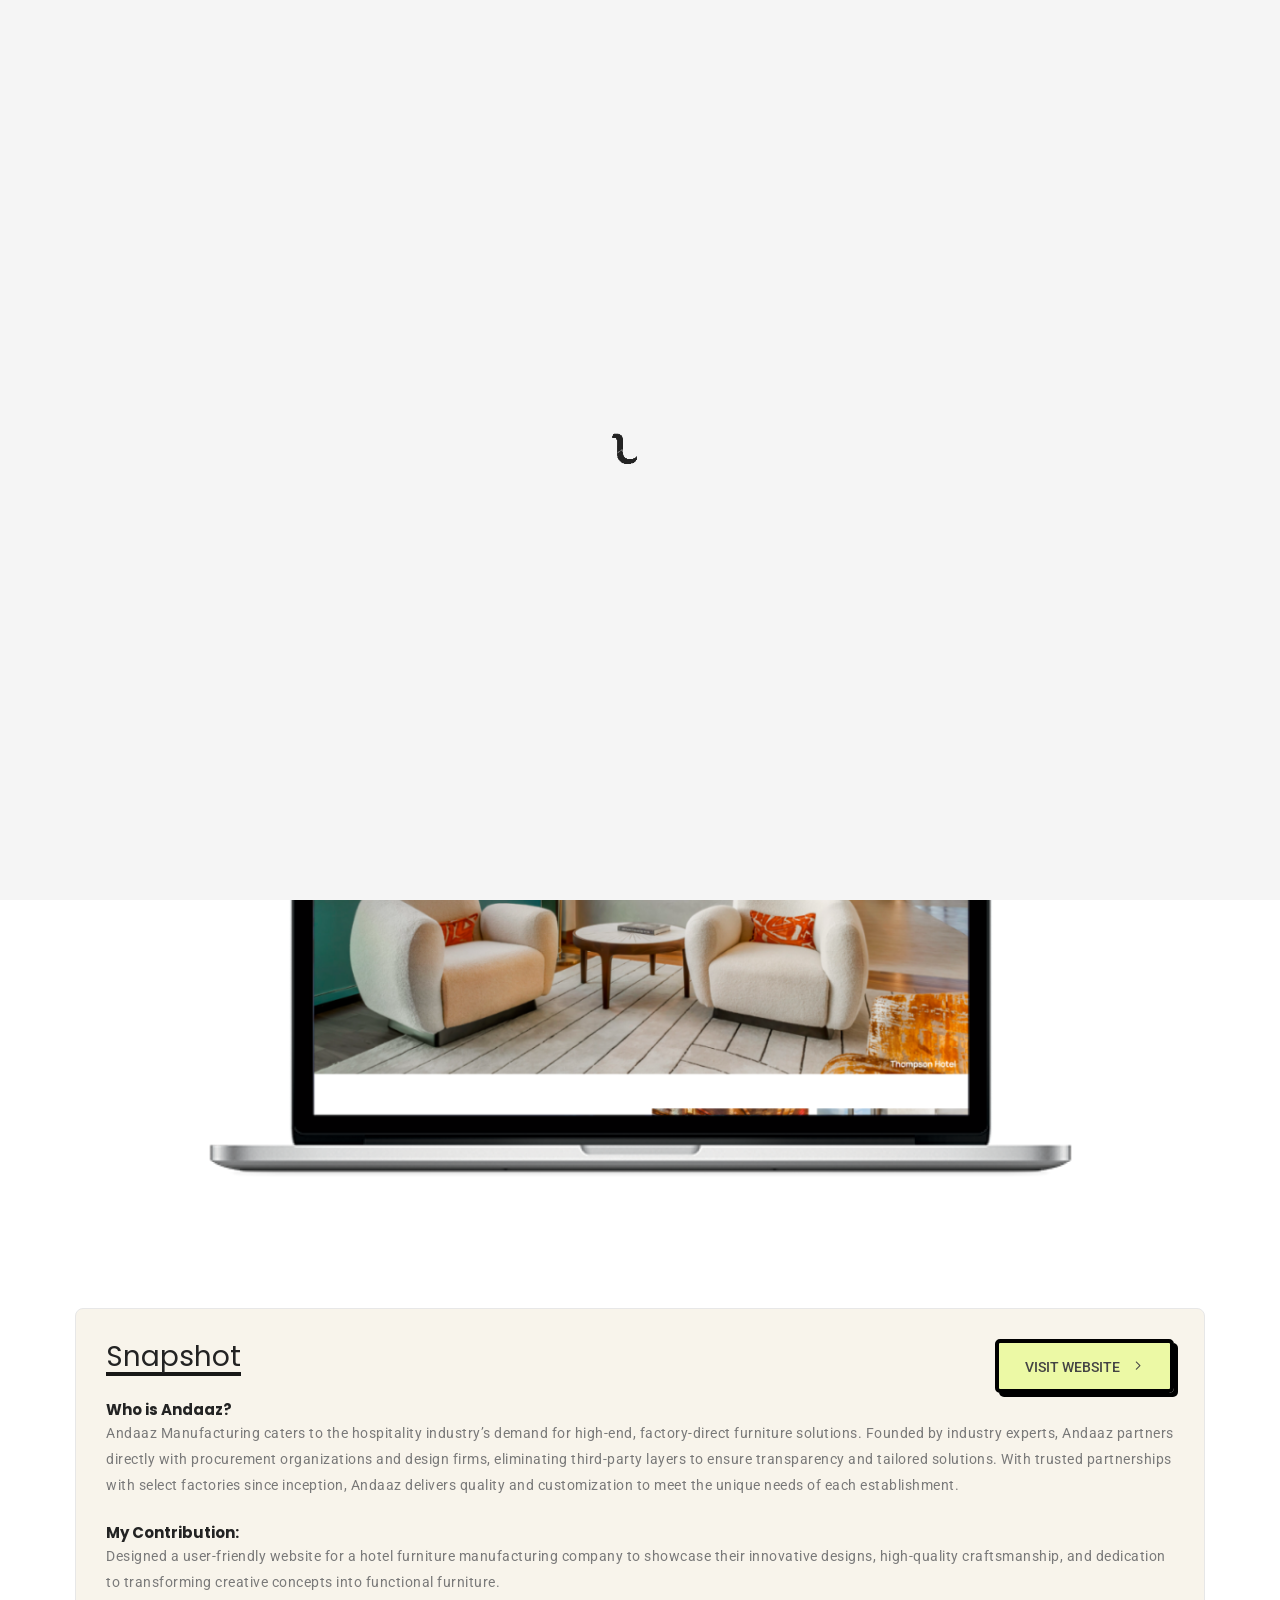
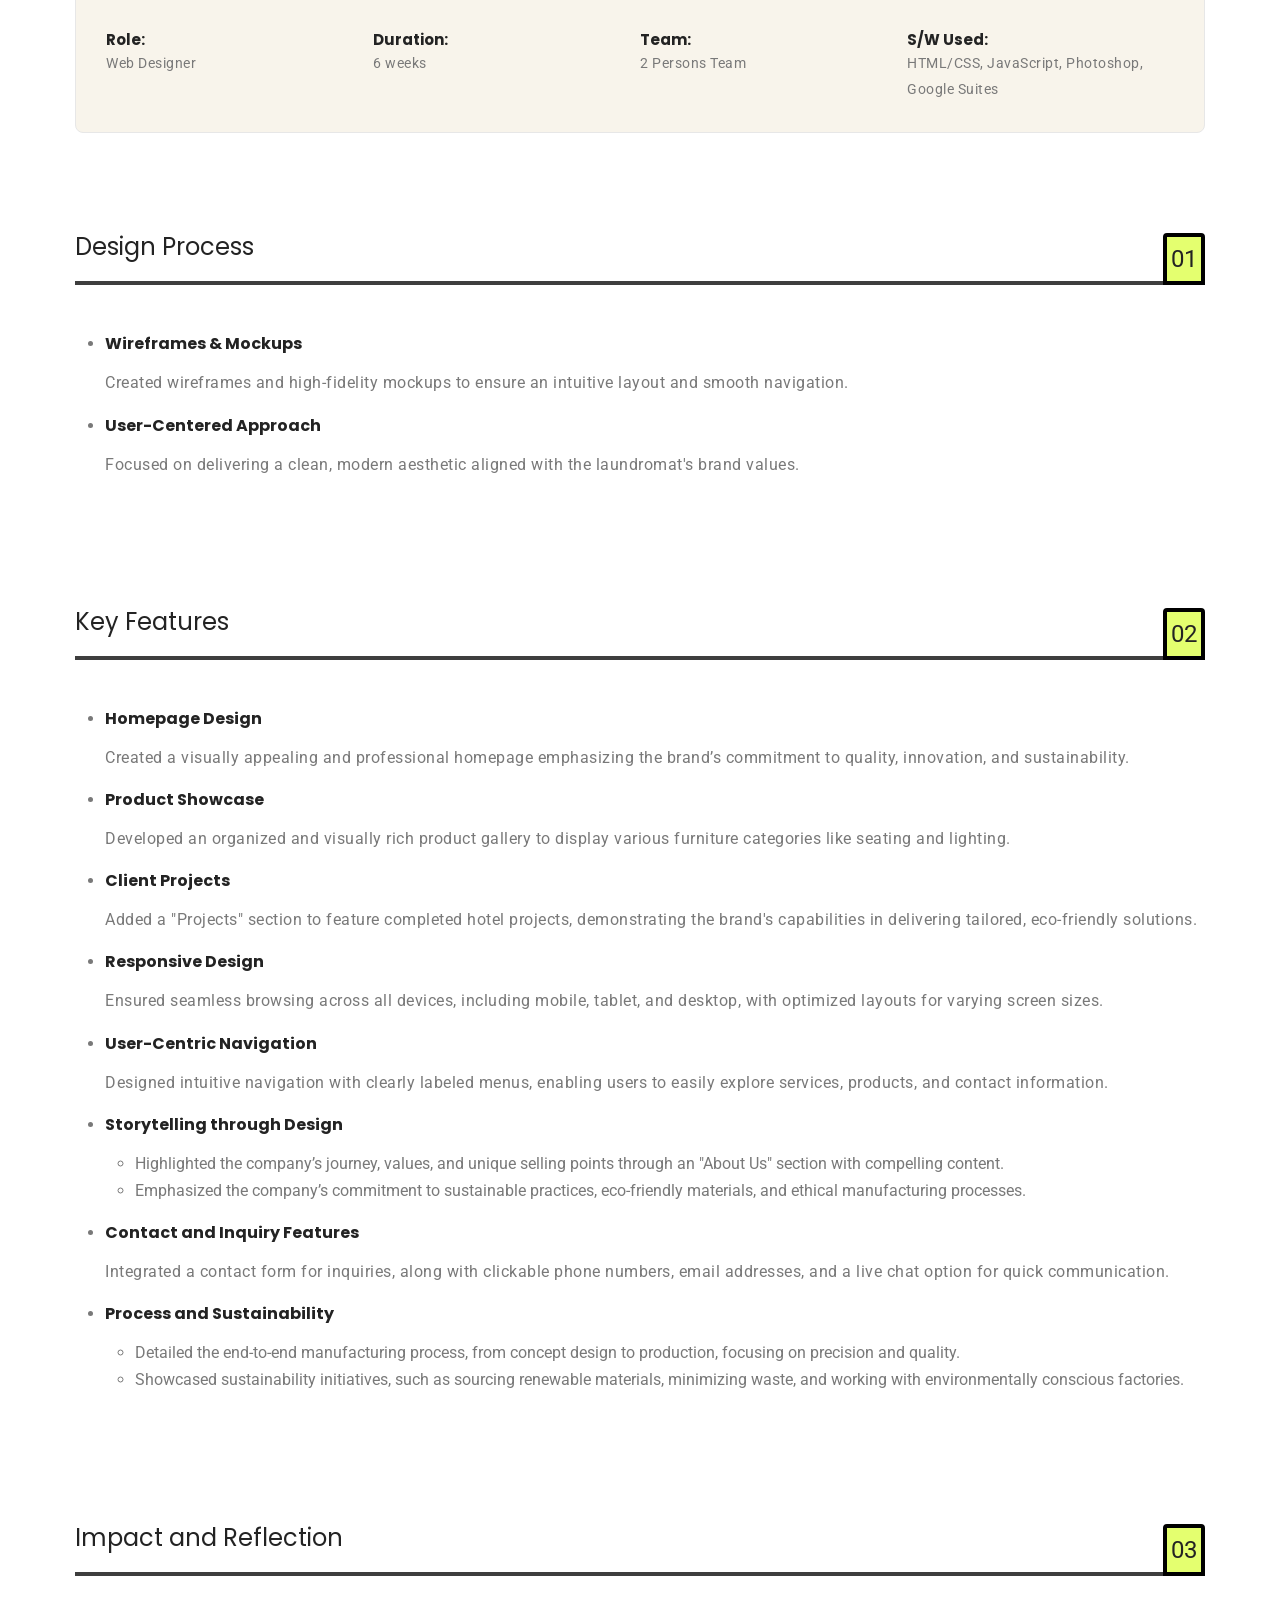
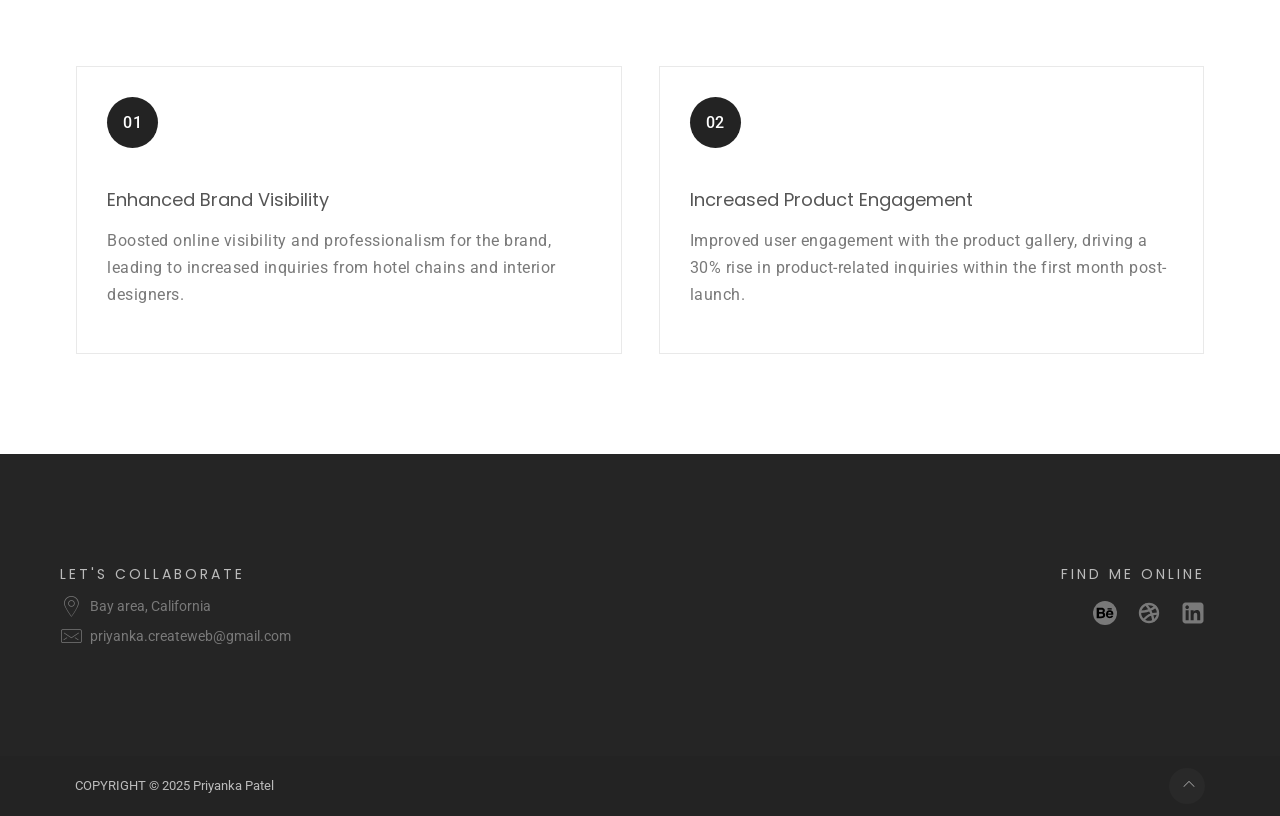
<file: andaaz.html>
<!DOCTYPE html>
<html lang="en">
  <head>
    <!-- Meta Character Set -->
    <meta charset="utf-8" />
    <title>Hotel Furniture Manufacturing</title>

    <!-- Responsive Meta Tag -->
    <meta http-equiv="X-UA-Compatible" content="IE=edge" />
    <meta name="viewport" content="width=device-width, initial-scale=1" />

    <!-- Meta Description -->
    <meta name="description" content="Priyanka - Design Portfolio" />
    <meta
      name="keywords"
      content="responsive, creative, resume, html5, css3, personal, onepage personal"
    />
    <meta name="author" content="portfolio" />

    <!-- Favicon -->
    <link
      rel="shortcut icon"
      href="images/logos/favicon.png"
      type="image/x-icon"
    />

    <!-- Vendor CSS -->
    <link
      rel="stylesheet"
      type="text/css"
      href="vendor/uikit/css/uikit.min.css"
    />
    <link
      rel="stylesheet"
      type="text/css"
      href="vendor/uikit/css/components/slidenav.min.css"
    />

    <!-- Main CSS -->
    <link rel="stylesheet" type="text/css" href="css/style.css" />

    <!-- Line Icon -->
    <link rel="stylesheet" type="text/css" href="css/linea.css" />

    <!--[if lt IE 9]>
      <script src="https://oss.maxcdn.com/html5shiv/3.7.2/html5shiv.min.js"></script>
      <script src="https://oss.maxcdn.com/respond/1.4.2/respond.min.js"></script>
    <![endif]-->
  </head>
  <!-- Google tag (gtag.js) -->
  <script
    async
    src="https://www.googletagmanager.com/gtag/js?id=G-V82M1TR5L3"
  ></script>
  <script>
    window.dataLayer = window.dataLayer || [];
    function gtag() {
      dataLayer.push(arguments);
    }
    gtag("js", new Date());

    gtag("config", "G-V82M1TR5L3");
  </script>
  <body class="home-light">
    <!-- Loading Start -->
    <div id="tc-loader" class="tc-loader">
      <div class="load-inner">
        <img src="images/loading.gif" />
      </div>
    </div>
    <!-- Loading End -->

    <!-- Header Start -->
    <header class="tc-header header-style1 uk-clearfix" id="tc-header">
      <div
        class="tc-top-block"
        data-uk-sticky="{top:-400, animation: 'uk-animation-slide-top'}"
      >
        <div class="uk-container-header uk-container uk-container-center">
          <div class="nav-outter">
            <div class="nav-item1">
              <div class="tc-logo uk-hidden-small">
                <a href="index.html">
                  <img class="logo" src="images/logos/logo.svg" alt="logo" />
                </a>
              </div>
              <!--mobile socials-->
              <div class="mob-socials">
                <ul>
                  <li>
                    <a
                      href="https://www.behance.net/priyanka_createweb"
                      target="_blank"
                      ><img
                        src="images/socials/behance.svg"
                        alt="behance link icon"
                    /></a>
                  </li>
                  <li>
                    <a
                      href="https://dribbble.com/Priyanka_createweb"
                      target="_blank"
                      ><img
                        src="images/socials/dribbble.svg"
                        alt="dribbble link icon"
                    /></a>
                  </li>
                  <li>
                    <a
                      href="https://www.linkedin.com/in/priyankaapateldesigner/"
                      target="_blank"
                      ><img
                        src="images/socials/linkedin.svg"
                        alt="linkedin link icon"
                    /></a>
                  </li>
                </ul>
              </div>
            </div>
            <div class="nav-item2">
              <nav class="uk-navbar tc-navbar">
                <ul class="uk-navbar-nav uk-hidden-small">
                  <li>
                    <a href="index.html">Home</a>
                  </li>
                  <li>
                    <a href="portfolio.html">Work</a>
                  </li>
                  <li>
                    <a href="about.html">About</a>
                  </li>
                  <li>
                    <a href="contact.html">Contact</a>
                  </li>
                </ul>
                <a
                  href="#tc-offcanvas"
                  class="uk-navbar-toggle uk-visible-small tc-off-toggle"
                  data-uk-offcanvas="{mode:'slide'}"
                ></a>
                <div class="uk-navbar-content tc-logo uk-visible-small">
                  <a href="index.html">
                    <img class="logo-sm" src="images/logos/logo-sm.svg"
                  /></a>
                </div>
              </nav>
            </div>
            <div class="nav-item3">
              <div class="nav-socials">
                <ul class="uk-grid uk-float-right">
                  <li>
                    <a
                      href="https://www.behance.net/priyanka_createweb"
                      target="_blank"
                      ><img
                        src="images/socials/behance.svg"
                        alt="behance icon link"
                    /></a>
                  </li>
                  <li>
                    <a
                      href="https://dribbble.com/Priyanka_createweb"
                      target="_blank"
                      ><img
                        src="images/socials/dribbble.svg"
                        alt="dribbble icon link"
                    /></a>
                  </li>
                  <li>
                    <a
                      href="https://www.linkedin.com/in/priyankaapateldesigner/"
                      target="_blank"
                      ><img
                        src="images/socials/linkedin.svg"
                        alt="linkedin icon link"
                    /></a>
                  </li>
                </ul>
              </div>
            </div>
          </div>
        </div>
      </div>
    </header>
    <!-- Header End -->

    <!-- Masthead Start -->
    <div class="tc-masthead sec-color">
      <div class="uk-container-center uk-container">
        <h1 class="head-title">Hotel Furniture Manufacturing</h1>
        <ul class="tc-breadcrumb">
          <li><a href="index.html">Home</a></li>
          <li><a href="portfolio.html">Work</a></li>
          <li><span>Hotel Furniture Manufacturing</span></li>
        </ul>
      </div>
    </div>
    <!-- Masthead End -->

    <!-- Main Start -->
    <main class="tc-main" id="tc-main">
      <div class="tc-portfolio-single">
        <div class="uk-container uk-container-center">
          <div class="uk-grid" data-uk-grid-margin="">
            <div class="uk-width-medium-1">
              <a href="https://andaazmfg.com/" target="_blank">
                <img
                  src="images/portfolio/andaaz/andaaz.png"
                  alt="showing a website interface"
                />
              </a>
            </div>
          </div>

          <div class="uk-grid snapshot sec-color mt100" data-uk-grid-margin="">
            <div class="uk-width-medium-1">
              <div class="ps-info">
                <div class="uk-grid">
                  <div class="uk-width-medium-1-2 uk-width-small-4-10">
                    <h3 class="ps-title">
                      <span class="half-highlight">Snapshot</span>
                    </h3>
                  </div>
                  <div class="uk-width-medium-1-2 uk-width-small-6-10">
                    <a
                      href="https://andaazmfg.com/"
                      target="_blank"
                      class="readon pill btn-right"
                    >
                      Visit Website<i
                        class="li li-arrows-right uk-animation-scale web-arrow"
                      ></i>
                    </a>
                  </div>
                </div>

                <div class="ps-extra-fild">
                  <div class="ps-fild-item">
                    <h5>Who is Andaaz?</h5>
                    <p>
                      Andaaz Manufacturing caters to the hospitality industry’s
                      demand for high-end, factory-direct furniture solutions.
                      Founded by industry experts, Andaaz partners directly with
                      procurement organizations and design firms, eliminating
                      third-party layers to ensure transparency and tailored
                      solutions. With trusted partnerships with select factories
                      since inception, Andaaz delivers quality and customization
                      to meet the unique needs of each establishment.
                    </p>
                  </div>
                  <div class="ps-fild-item">
                    <h5>My Contribution:</h5>
                    <p>
                      Designed a user-friendly website for a hotel furniture
                      manufacturing company to showcase their innovative
                      designs, high-quality craftsmanship, and dedication to
                      transforming creative concepts into functional furniture.
                    </p>
                  </div>
                </div>
              </div>
            </div>
            <div class="uk-width-medium-1-4 ps-extra-fild-item">
              <h5>Role:</h5>
              <p>Web Designer</p>
            </div>
            <div class="uk-width-medium-1-4 ps-extra-fild-item">
              <h5>Duration:</h5>
              <p>6 weeks</p>
            </div>
            <div class="uk-width-medium-1-4 ps-extra-fild-item ps-tags">
              <h5>Team:</h5>
              <p>2 Persons Team</p>
            </div>
            <div class="uk-width-medium-1-4 ps-extra-fild-item">
              <h5>S/W Used:</h5>
              <p>HTML/CSS, JavaScript, Photoshop, Google Suites</p>
            </div>
          </div>
          <!--1-->
          <div class="pf-info">
            <div class="bs-title">
              <h3>Design Process</h3>
              <span class="title-number">01</span>
            </div>
            <ul>
              <li>
                <h5>Wireframes & Mockups</h5>
                <p>
                  Created wireframes and high-fidelity mockups to ensure an
                  intuitive layout and smooth navigation.
                </p>
              </li>
              <li>
                <h5>User-Centered Approach</h5>
                <p>
                  Focused on delivering a clean, modern aesthetic aligned with
                  the laundromat's brand values.
                </p>
              </li>
            </ul>
          </div>
          <!--2-->

          <div class="pf-info">
            <div class="bs-title">
              <h3>Key Features</h3>
              <span class="title-number">02</span>
            </div>
            <ul>
              <li>
                <h5>Homepage Design</h5>
                <p>
                  Created a visually appealing and professional homepage
                  emphasizing the brand’s commitment to quality, innovation, and
                  sustainability.
                </p>
              </li>
              <li>
                <h5>Product Showcase</h5>
                <p>
                  Developed an organized and visually rich product gallery to
                  display various furniture categories like seating and
                  lighting.
                </p>
              </li>
              <li>
                <h5>Client Projects</h5>
                <p>
                  Added a "Projects" section to feature completed hotel
                  projects, demonstrating the brand's capabilities in delivering
                  tailored, eco-friendly solutions.
                </p>
              </li>
              <li>
                <h5>Responsive Design</h5>
                <p>
                  Ensured seamless browsing across all devices, including
                  mobile, tablet, and desktop, with optimized layouts for
                  varying screen sizes.
                </p>
              </li>
              <li>
                <h5>User-Centric Navigation</h5>
                <p>
                  Designed intuitive navigation with clearly labeled menus,
                  enabling users to easily explore services, products, and
                  contact information.
                </p>
              </li>

              <li>
                <h5>Storytelling through Design</h5>
                <ul>
                  <li>
                    Highlighted the company’s journey, values, and unique
                    selling points through an "About Us" section with compelling
                    content.
                  </li>
                  <li>
                    Emphasized the company’s commitment to sustainable
                    practices, eco-friendly materials, and ethical manufacturing
                    processes.
                  </li>
                </ul>
              </li>
              <li>
                <h5>Contact and Inquiry Features</h5>
                <p>
                  Integrated a contact form for inquiries, along with clickable
                  phone numbers, email addresses, and a live chat option for
                  quick communication.
                </p>
              </li>
              <li>
                <h5>Process and Sustainability</h5>
                <ul>
                  <li>
                    Detailed the end-to-end manufacturing process, from concept
                    design to production, focusing on precision and quality.
                  </li>
                  <li>
                    Showcased sustainability initiatives, such as sourcing
                    renewable materials, minimizing waste, and working with
                    environmentally conscious factories.
                  </li>
                </ul>
              </li>
            </ul>
          </div>

          <!--3-->
          <div class="pf-info">
            <div class="bs-title">
              <h3>Impact and Reflection</h3>
              <span class="title-number">03</span>
            </div>
            <div class="uk-slider-container mt60 row">
              <ul
                class="uk-slider uk-grid uk-grid-width-large-1-2 uk-grid-width-medium-1"
              >
                <li class="mt30">
                  <div class="services-item">
                    <p class="circle-num">01</p>
                    <h3>Enhanced Brand Visibility</h3>
                    <p>
                      Boosted online visibility and professionalism for the
                      brand, leading to increased inquiries from hotel chains
                      and interior designers.
                    </p>
                  </div>
                </li>
                <li class="mt30">
                  <div class="services-item">
                    <p class="circle-num">02</p>
                    <h3>Increased Product Engagement</h3>
                    <p>
                      Improved user engagement with the product gallery, driving
                      a 30% rise in product-related inquiries within the first
                      month post-launch.
                    </p>
                  </div>
                </li>
              </ul>
            </div>
          </div>
        </div>
      </div>
    </main>
    <!-- Main End -->

    <!-- Footer Start -->
    <section class="tc-contact sec-spacer footer" id="tc-contact">
      <div class="uk-container uk-container-center">
        <div class="uk-grid" data-uk-grid-margin="">
          <div class="uk-width-medium-1-2 uk-width-small-6-10">
            <div class="tc-heading">
              <h3>LET'S COLLABORATE</h3>
              <div class="contact-info uk-animation-hover">
                <div class="contact-outter">
                  <i class="li li-map-pointer uk-animation-scale"></i> Bay area,
                  California
                </div>
              </div>
              <div class="contact-info uk-animation-hover">
                <div class="contact-outter email-container">
                  <i class="li li-mail-envelope uk-animation-scale"></i>
                  <a
                    href="javascript:void(0);"
                    onclick="copyToClipboard('priyanka.createweb@gmail.com')"
                    >priyanka.createweb@gmail.com</a
                  ><span class="tooltip"></span>
                </div>
              </div>
            </div>
          </div>
          <div class="uk-width-medium-1-2 uk-width-small-4-10 uk-text-right">
            <div class="tc-heading">
              <h3>FIND ME ONLINE</h3>
              <ul class="uk-grid uk-float-right">
                <li>
                  <a
                    href="https://www.behance.net/priyanka_createweb"
                    target="_blank"
                    ><img
                      src="images/socials/behance-white.svg"
                      alt="behance icon link"
                  /></a>
                </li>
                <li>
                  <a
                    href="https://dribbble.com/Priyanka_createweb"
                    target="_blank"
                    ><img
                      src="images/socials/dribbble-white.svg"
                      alt="dribbble icon link"
                  /></a>
                </li>
                <li>
                  <a
                    href="https://www.linkedin.com/in/priyankaapateldesigner/"
                    target="_blank"
                    ><img
                      src="images/socials/linkedin-white.svg"
                      alt="linkedin icon link"
                  /></a>
                </li>
              </ul>
            </div>
          </div>
        </div>
      </div>
    </section>

    <footer class="tc-footer" id="tc-footer">
      <div class="uk-container uk-container-center">
        <div class="uk-grid pt20 pb20">
          <div class="copyright uk-width-medium-1-2 uk-width-small-6-10">
            COPYRIGHT © 2025 Priyanka Patel
          </div>
          <div class="uk-width-medium-1-2 uk-width-small-4-10 relative">
            <!-- Created by Priyanka Patel -->
            <a
              href="#tc-header"
              class="tc-totopscroll"
              title="Go Top"
              data-uk-smooth-scroll
              ><i class="li li-arrows-up"></i
            ></a>
          </div>
        </div>
      </div>
    </footer>
    <!-- Footer End -->

    <!-- Start Offcanvas -->
    <div id="tc-offcanvas" class="uk-offcanvas">
      <div class="uk-offcanvas-bar uk-offcanvas-bar-flip">
        <ul class="uk-nav uk-nav-offcanvas" data-uk-nav="">
          <li>
            <a href="index.html">Home</a>
          </li>
          <li>
            <a href="portfolio.html">Work</a>
          </li>
          <li>
            <a href="about.html">About</a>
          </li>
          <li>
            <a href="contact.html">Contact</a>
          </li>
        </ul>
      </div>
    </div>
    <!-- End Offcanvas -->

    <!-- email copy clipboard js -->
    <script>
      function copyToClipboard(text) {
        navigator.clipboard.writeText(text).then(() => {
          const tooltip = document.querySelector(".email-container .tooltip");
          tooltip.textContent = `Copied to clipboard!`;
          tooltip.classList.add("show");

          // Remove the tooltip after a short delay
          setTimeout(() => {
            tooltip.classList.remove("show");
          }, 2000);
        });
      }
    </script>

    <!-- Jquery js -->
    <script src="js/jquery.min.js"></script>

    <!-- Vendor js -->
    <script src="vendor/uikit/js/uikit.min.js"></script>
    <script src="vendor/uikit/js/components/lightbox.min.js"></script>

    <!-- Scripts Js -->
    <script src="js/scripts.js"></script>
  </body>
</html>
</file>
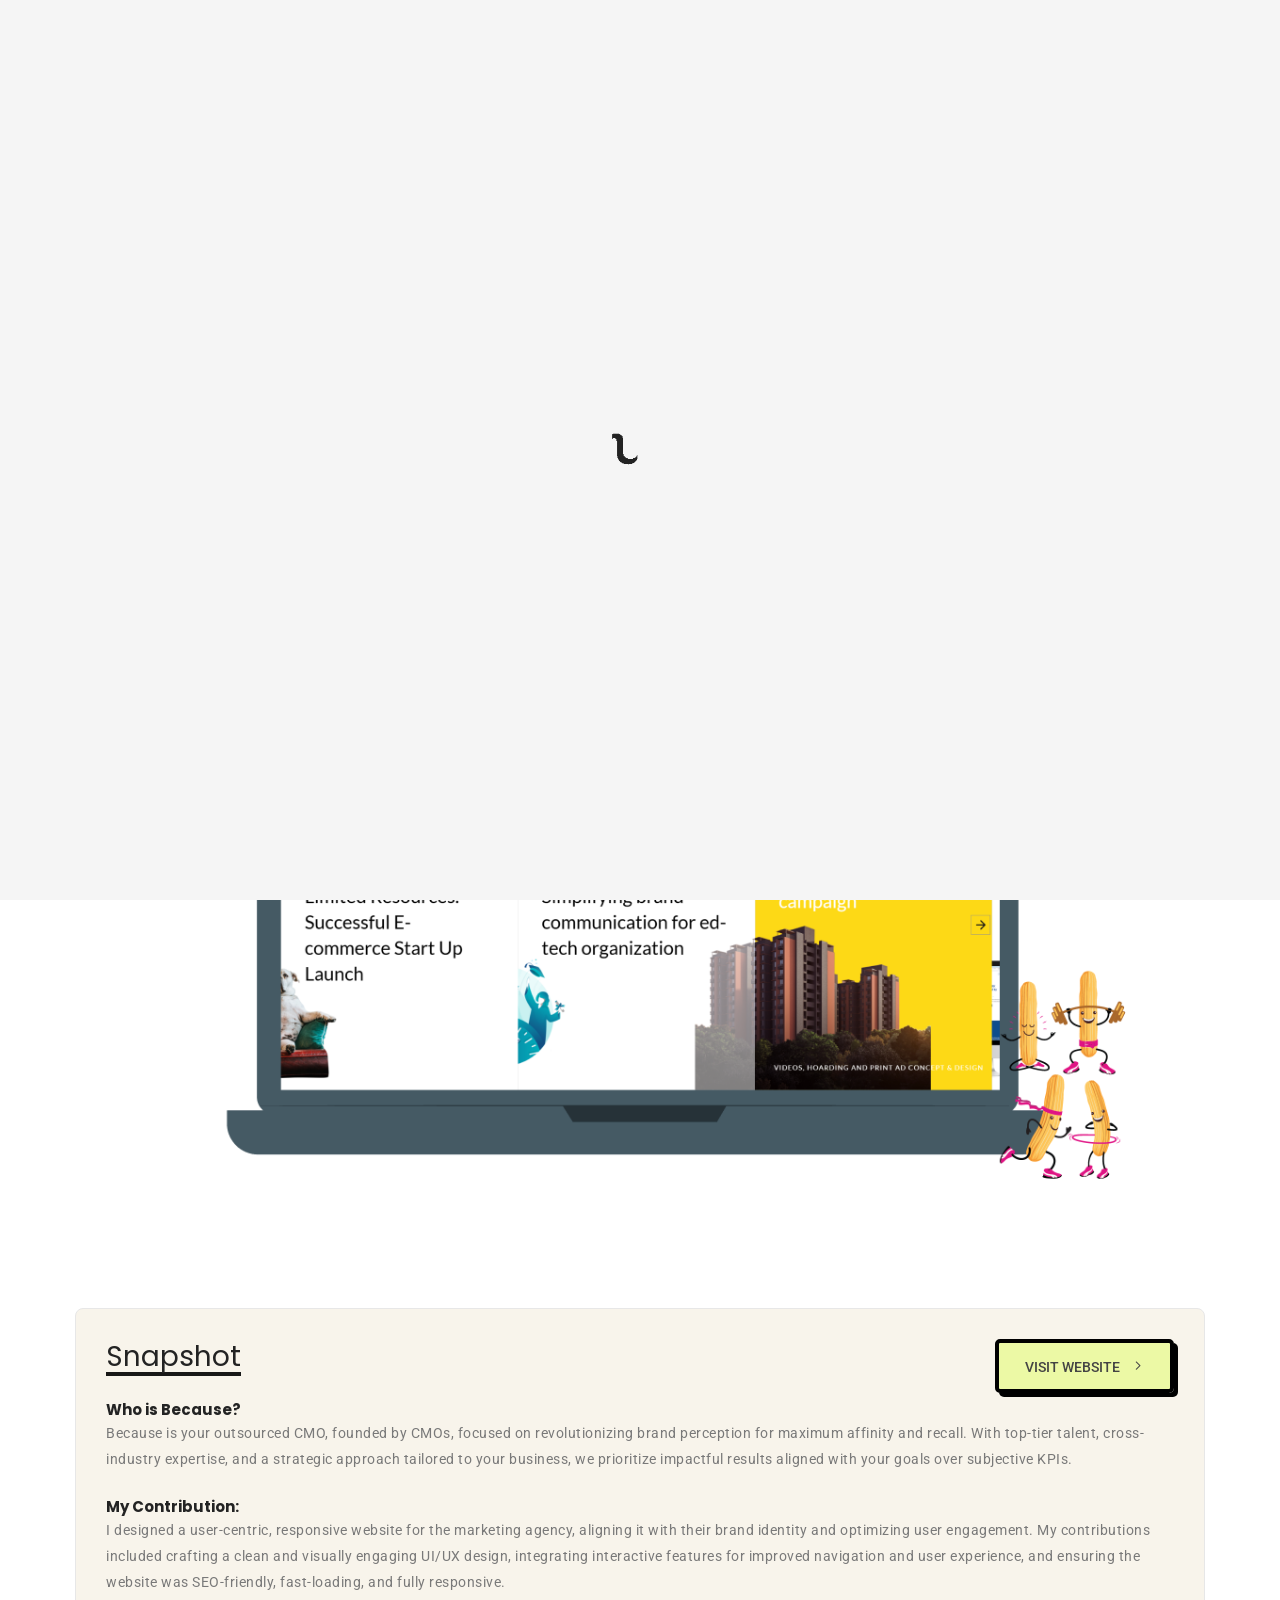
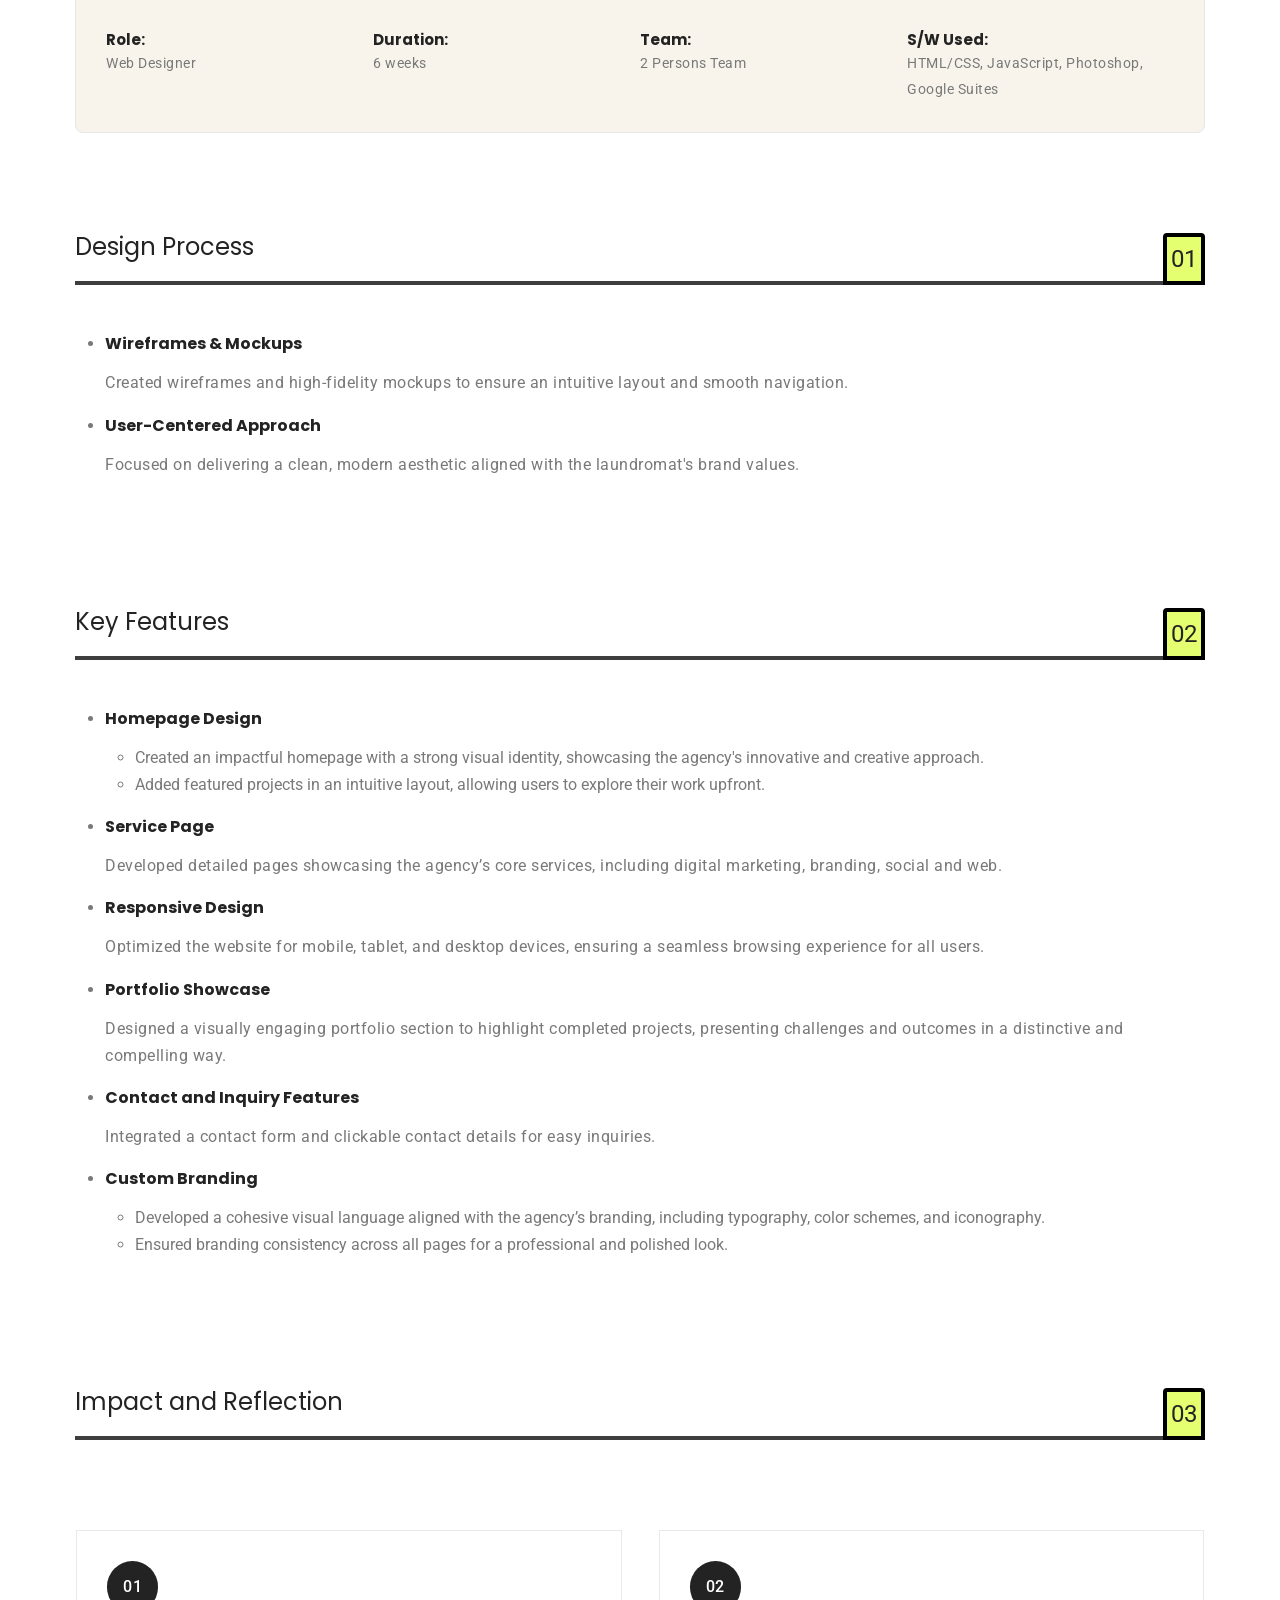
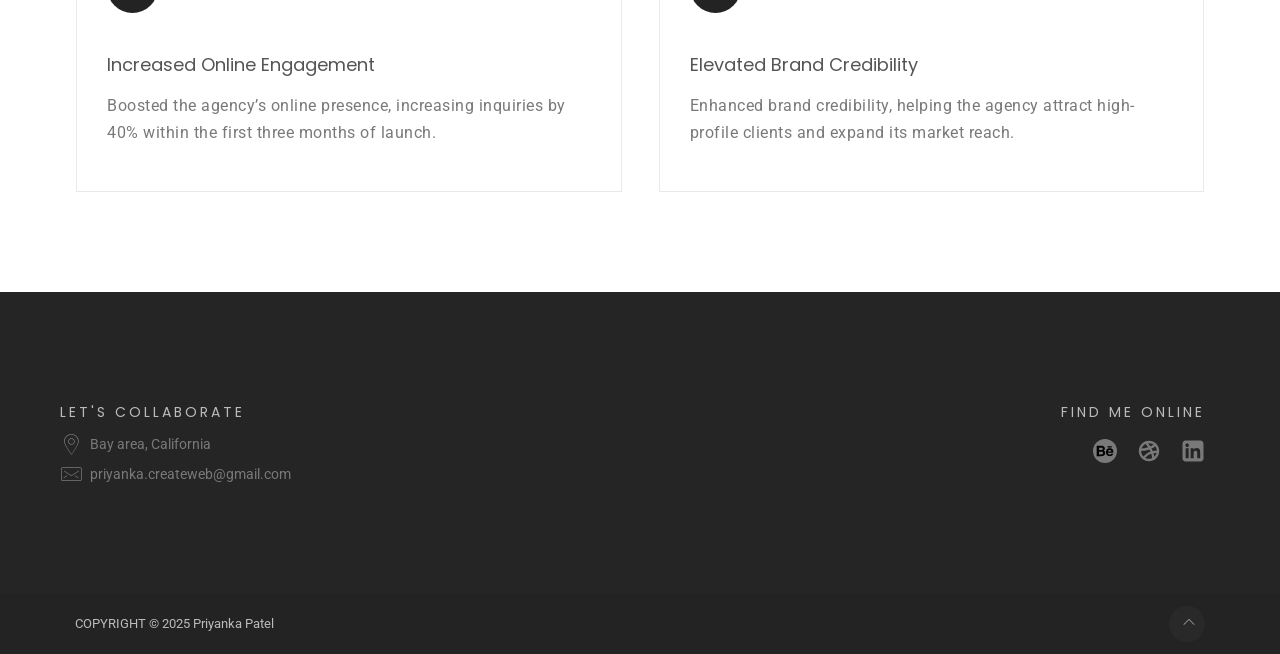
<file: because.html>
<!DOCTYPE html>
<html lang="en">
  <head>
    <!-- Meta Character Set -->
    <meta charset="utf-8" />
    <title>Web Design for Marketing Agency</title>

    <!-- Responsive Meta Tag -->
    <meta http-equiv="X-UA-Compatible" content="IE=edge" />
    <meta name="viewport" content="width=device-width, initial-scale=1" />

    <!-- Meta Description -->
    <meta name="description" content="Priyanka - Design Portfolio" />
    <meta
      name="keywords"
      content="responsive, creative, resume, html5, css3, personal, onepage personal"
    />
    <meta name="author" content="portfolio" />

    <!-- Favicon -->
    <link
      rel="shortcut icon"
      href="images/logos/favicon.png"
      type="image/x-icon"
    />

    <!-- Vendor CSS -->
    <link
      rel="stylesheet"
      type="text/css"
      href="vendor/uikit/css/uikit.min.css"
    />
    <link
      rel="stylesheet"
      type="text/css"
      href="vendor/uikit/css/components/slidenav.min.css"
    />

    <!-- Main CSS -->
    <link rel="stylesheet" type="text/css" href="css/style.css" />

    <!-- Line Icon -->
    <link rel="stylesheet" type="text/css" href="css/linea.css" />

    <!--[if lt IE 9]>
      <script src="https://oss.maxcdn.com/html5shiv/3.7.2/html5shiv.min.js"></script>
      <script src="https://oss.maxcdn.com/respond/1.4.2/respond.min.js"></script>
    <![endif]-->
  </head>
  <!-- Google tag (gtag.js) -->
  <script
    async
    src="https://www.googletagmanager.com/gtag/js?id=G-V82M1TR5L3"
  ></script>
  <script>
    window.dataLayer = window.dataLayer || [];
    function gtag() {
      dataLayer.push(arguments);
    }
    gtag("js", new Date());

    gtag("config", "G-V82M1TR5L3");
  </script>
  <body class="home-light">
    <!-- Loading Start -->
    <div id="tc-loader" class="tc-loader">
      <div class="load-inner">
        <img src="images/loading.gif" />
      </div>
    </div>
    <!-- Loading End -->

    <!-- Header Start -->
    <header class="tc-header header-style1 uk-clearfix" id="tc-header">
      <div
        class="tc-top-block"
        data-uk-sticky="{top:-400, animation: 'uk-animation-slide-top'}"
      >
        <div class="uk-container-header uk-container uk-container-center">
          <div class="nav-outter">
            <div class="nav-item1">
              <div class="tc-logo uk-hidden-small">
                <a href="index.html">
                  <img class="logo" src="images/logos/logo.svg" alt="logo" />
                </a>
              </div>
              <!--mobile socials-->
              <div class="mob-socials">
                <ul>
                  <li>
                    <a
                      href="https://www.behance.net/priyanka_createweb"
                      target="_blank"
                      ><img
                        src="images/socials/behance.svg"
                        alt="behance link icon"
                    /></a>
                  </li>
                  <li>
                    <a
                      href="https://dribbble.com/Priyanka_createweb"
                      target="_blank"
                      ><img
                        src="images/socials/dribbble.svg"
                        alt="dribbble link icon"
                    /></a>
                  </li>
                  <li>
                    <a
                      href="https://www.linkedin.com/in/priyankaapateldesigner/"
                      target="_blank"
                      ><img
                        src="images/socials/linkedin.svg"
                        alt="linkedin link icon"
                    /></a>
                  </li>
                </ul>
              </div>
            </div>
            <div class="nav-item2">
              <nav class="uk-navbar tc-navbar">
                <ul class="uk-navbar-nav uk-hidden-small">
                  <li>
                    <a href="index.html">Home</a>
                  </li>
                  <li>
                    <a href="portfolio.html">Work</a>
                  </li>
                  <li>
                    <a href="about.html">About</a>
                  </li>
                  <li>
                    <a href="contact.html">Contact</a>
                  </li>
                </ul>
                <a
                  href="#tc-offcanvas"
                  class="uk-navbar-toggle uk-visible-small tc-off-toggle"
                  data-uk-offcanvas="{mode:'slide'}"
                ></a>
                <div class="uk-navbar-content tc-logo uk-visible-small">
                  <a href="index.html">
                    <img class="logo-sm" src="images/logos/logo-sm.svg"
                  /></a>
                </div>
              </nav>
            </div>
            <div class="nav-item3">
              <div class="nav-socials">
                <ul class="uk-grid uk-float-right">
                  <li>
                    <a
                      href="https://www.behance.net/priyanka_createweb"
                      target="_blank"
                      ><img
                        src="images/socials/behance.svg"
                        alt="behance icon link"
                    /></a>
                  </li>
                  <li>
                    <a
                      href="https://dribbble.com/Priyanka_createweb"
                      target="_blank"
                      ><img
                        src="images/socials/dribbble.svg"
                        alt="dribbble icon link"
                    /></a>
                  </li>
                  <li>
                    <a
                      href="https://www.linkedin.com/in/priyankaapateldesigner/"
                      target="_blank"
                      ><img
                        src="images/socials/linkedin.svg"
                        alt="linkedin icon link"
                    /></a>
                  </li>
                </ul>
              </div>
            </div>
          </div>
        </div>
      </div>
    </header>
    <!-- Header End -->

    <!-- Masthead Start -->
    <div class="tc-masthead sec-color">
      <div class="uk-container-center uk-container">
        <h1 class="head-title">Web Design for Marketing Agency</h1>
        <ul class="tc-breadcrumb">
          <li><a href="index.html">Home</a></li>
          <li><a href="portfolio.html">Work</a></li>
          <li><span>Web Design for Marketing Agency</span></li>
        </ul>
      </div>
    </div>
    <!-- Masthead End -->

    <!-- Main Start -->
    <main class="tc-main" id="tc-main">
      <div class="tc-portfolio-single">
        <div class="uk-container uk-container-center">
          <div class="uk-grid" data-uk-grid-margin="">
            <div class="uk-width-medium-1">
              <a href="https://teambecause.com/" target="_blank">
                <img
                  src="images/portfolio/because/beacuse.png"
                  alt="showing a website interface"
                />
              </a>
            </div>
          </div>

          <div class="uk-grid snapshot sec-color mt100" data-uk-grid-margin="">
            <div class="uk-width-medium-1">
              <div class="ps-info">
                <div class="uk-grid">
                  <div class="uk-width-medium-1-2 uk-width-small-4-10">
                    <h3 class="ps-title">
                      <span class="half-highlight">Snapshot</span>
                    </h3>
                  </div>
                  <div class="uk-width-medium-1-2 uk-width-small-6-10">
                    <a
                      href="https://teambecause.com/"
                      target="_blank"
                      class="readon pill btn-right"
                    >
                      Visit Website<i
                        class="li li-arrows-right uk-animation-scale web-arrow"
                      ></i>
                    </a>
                  </div>
                </div>

                <div class="ps-extra-fild">
                  <div class="ps-fild-item">
                    <h5>Who is Because?</h5>
                    <p>
                      Because is your outsourced CMO, founded by CMOs, focused
                      on revolutionizing brand perception for maximum affinity
                      and recall. With top-tier talent, cross-industry
                      expertise, and a strategic approach tailored to your
                      business, we prioritize impactful results aligned with
                      your goals over subjective KPIs.
                    </p>
                  </div>
                  <div class="ps-fild-item">
                    <h5>My Contribution:</h5>
                    <p>
                      I designed a user-centric, responsive website for the
                      marketing agency, aligning it with their brand identity
                      and optimizing user engagement. My contributions included
                      crafting a clean and visually engaging UI/UX design,
                      integrating interactive features for improved navigation
                      and user experience, and ensuring the website was
                      SEO-friendly, fast-loading, and fully responsive.
                    </p>
                  </div>
                </div>
              </div>
            </div>
            <div class="uk-width-medium-1-4 ps-extra-fild-item">
              <h5>Role:</h5>
              <p>Web Designer</p>
            </div>
            <div class="uk-width-medium-1-4 ps-extra-fild-item">
              <h5>Duration:</h5>
              <p>6 weeks</p>
            </div>
            <div class="uk-width-medium-1-4 ps-extra-fild-item ps-tags">
              <h5>Team:</h5>
              <p>2 Persons Team</p>
            </div>
            <div class="uk-width-medium-1-4 ps-extra-fild-item">
              <h5>S/W Used:</h5>
              <p>HTML/CSS, JavaScript, Photoshop, Google Suites</p>
            </div>
          </div>
          <!--1-->
          <div class="pf-info">
            <div class="bs-title">
              <h3>Design Process</h3>
              <span class="title-number">01</span>
            </div>
            <ul>
              <li>
                <h5>Wireframes & Mockups</h5>
                <p>
                  Created wireframes and high-fidelity mockups to ensure an
                  intuitive layout and smooth navigation.
                </p>
              </li>
              <li>
                <h5>User-Centered Approach</h5>
                <p>
                  Focused on delivering a clean, modern aesthetic aligned with
                  the laundromat's brand values.
                </p>
              </li>
            </ul>
          </div>
          <!--2-->

          <div class="pf-info">
            <div class="bs-title">
              <h3>Key Features</h3>
              <span class="title-number">02</span>
            </div>
            <ul>
              <li>
                <h5>Homepage Design</h5>
                <ul>
                  <li>
                    Created an impactful homepage with a strong visual identity,
                    showcasing the agency's innovative and creative approach.
                  </li>
                  <li>
                    Added featured projects in an intuitive layout, allowing
                    users to explore their work upfront.
                  </li>
                </ul>
              </li>
              <li>
                <h5>Service Page</h5>
                <p>
                  Developed detailed pages showcasing the agency’s core
                  services, including digital marketing, branding, social and
                  web.
                </p>
              </li>
              <li>
                <h5>Responsive Design</h5>
                <p>
                  Optimized the website for mobile, tablet, and desktop devices,
                  ensuring a seamless browsing experience for all users.
                </p>
              </li>
              <li>
                <h5>Portfolio Showcase</h5>
                <p>
                  Designed a visually engaging portfolio section to highlight
                  completed projects, presenting challenges and outcomes in a
                  distinctive and compelling way.
                </p>
              </li>
              <li>
                <h5>Contact and Inquiry Features</h5>
                <p>
                  Integrated a contact form and clickable contact details for
                  easy inquiries.
                </p>
              </li>
              <li>
                <h5>Custom Branding</h5>
                <ul>
                  <li>
                    Developed a cohesive visual language aligned with the
                    agency’s branding, including typography, color schemes, and
                    iconography.
                  </li>
                  <li>
                    Ensured branding consistency across all pages for a
                    professional and polished look.
                  </li>
                </ul>
              </li>
            </ul>
          </div>

          <!--3-->
          <div class="pf-info">
            <div class="bs-title">
              <h3>Impact and Reflection</h3>
              <span class="title-number">03</span>
            </div>
            <div class="uk-slider-container mt60 row">
              <ul
                class="uk-slider uk-grid uk-grid-width-large-1-2 uk-grid-width-medium-1"
              >
                <li class="mt30">
                  <div class="services-item">
                    <p class="circle-num">01</p>
                    <h3>Increased Online Engagement</h3>
                    <p>
                      Boosted the agency’s online presence, increasing inquiries
                      by 40% within the first three months of launch.
                    </p>
                  </div>
                </li>
                <li class="mt30">
                  <div class="services-item">
                    <p class="circle-num">02</p>
                    <h3>Elevated Brand Credibility</h3>
                    <p>
                      Enhanced brand credibility, helping the agency attract
                      high-profile clients and expand its market reach.
                    </p>
                  </div>
                </li>
              </ul>
            </div>
          </div>
        </div>
      </div>
    </main>
    <!-- Main End -->

    <!-- Footer Start -->
    <section class="tc-contact sec-spacer footer" id="tc-contact">
      <div class="uk-container uk-container-center">
        <div class="uk-grid" data-uk-grid-margin="">
          <div class="uk-width-medium-1-2 uk-width-small-6-10">
            <div class="tc-heading">
              <h3>LET'S COLLABORATE</h3>
              <div class="contact-info uk-animation-hover">
                <div class="contact-outter">
                  <i class="li li-map-pointer uk-animation-scale"></i> Bay area,
                  California
                </div>
              </div>
              <div class="contact-info uk-animation-hover">
                <div class="contact-outter email-container">
                  <i class="li li-mail-envelope uk-animation-scale"></i>
                  <a
                    href="javascript:void(0);"
                    onclick="copyToClipboard('priyanka.createweb@gmail.com')"
                    >priyanka.createweb@gmail.com</a
                  ><span class="tooltip"></span>
                </div>
              </div>
            </div>
          </div>
          <div class="uk-width-medium-1-2 uk-width-small-4-10 uk-text-right">
            <div class="tc-heading">
              <h3>FIND ME ONLINE</h3>
              <ul class="uk-grid uk-float-right">
                <li>
                  <a
                    href="https://www.behance.net/priyanka_createweb"
                    target="_blank"
                    ><img
                      src="images/socials/behance-white.svg"
                      alt="behance icon link"
                  /></a>
                </li>
                <li>
                  <a
                    href="https://dribbble.com/Priyanka_createweb"
                    target="_blank"
                    ><img
                      src="images/socials/dribbble-white.svg"
                      alt="dribbble icon link"
                  /></a>
                </li>
                <li>
                  <a
                    href="https://www.linkedin.com/in/priyankaapateldesigner/"
                    target="_blank"
                    ><img
                      src="images/socials/linkedin-white.svg"
                      alt="linkedin icon link"
                  /></a>
                </li>
              </ul>
            </div>
          </div>
        </div>
      </div>
    </section>

    <footer class="tc-footer" id="tc-footer">
      <div class="uk-container uk-container-center">
        <div class="uk-grid pt20 pb20">
          <div class="copyright uk-width-medium-1-2 uk-width-small-6-10">
            COPYRIGHT © 2025 Priyanka Patel
          </div>
          <div class="uk-width-medium-1-2 uk-width-small-4-10 relative">
            <!-- Created by Priyanka Patel -->
            <a
              href="#tc-header"
              class="tc-totopscroll"
              title="Go Top"
              data-uk-smooth-scroll
              ><i class="li li-arrows-up"></i
            ></a>
          </div>
        </div>
      </div>
    </footer>
    <!-- Footer End -->

    <!-- Start Offcanvas -->
    <div id="tc-offcanvas" class="uk-offcanvas">
      <div class="uk-offcanvas-bar uk-offcanvas-bar-flip">
        <ul class="uk-nav uk-nav-offcanvas" data-uk-nav="">
          <li>
            <a href="index.html">Home</a>
          </li>
          <li>
            <a href="portfolio.html">Work</a>
          </li>
          <li>
            <a href="about.html">About</a>
          </li>
          <li>
            <a href="contact.html">Contact</a>
          </li>
        </ul>
      </div>
    </div>
    <!-- End Offcanvas -->

    <!-- email copy clipboard js -->
    <script>
      function copyToClipboard(text) {
        navigator.clipboard.writeText(text).then(() => {
          const tooltip = document.querySelector(".email-container .tooltip");
          tooltip.textContent = `Copied to clipboard!`;
          tooltip.classList.add("show");

          // Remove the tooltip after a short delay
          setTimeout(() => {
            tooltip.classList.remove("show");
          }, 2000);
        });
      }
    </script>

    <!-- Jquery js -->
    <script src="js/jquery.min.js"></script>

    <!-- Vendor js -->
    <script src="vendor/uikit/js/uikit.min.js"></script>
    <script src="vendor/uikit/js/components/lightbox.min.js"></script>

    <!-- Scripts Js -->
    <script src="js/scripts.js"></script>
  </body>
</html>
</file>
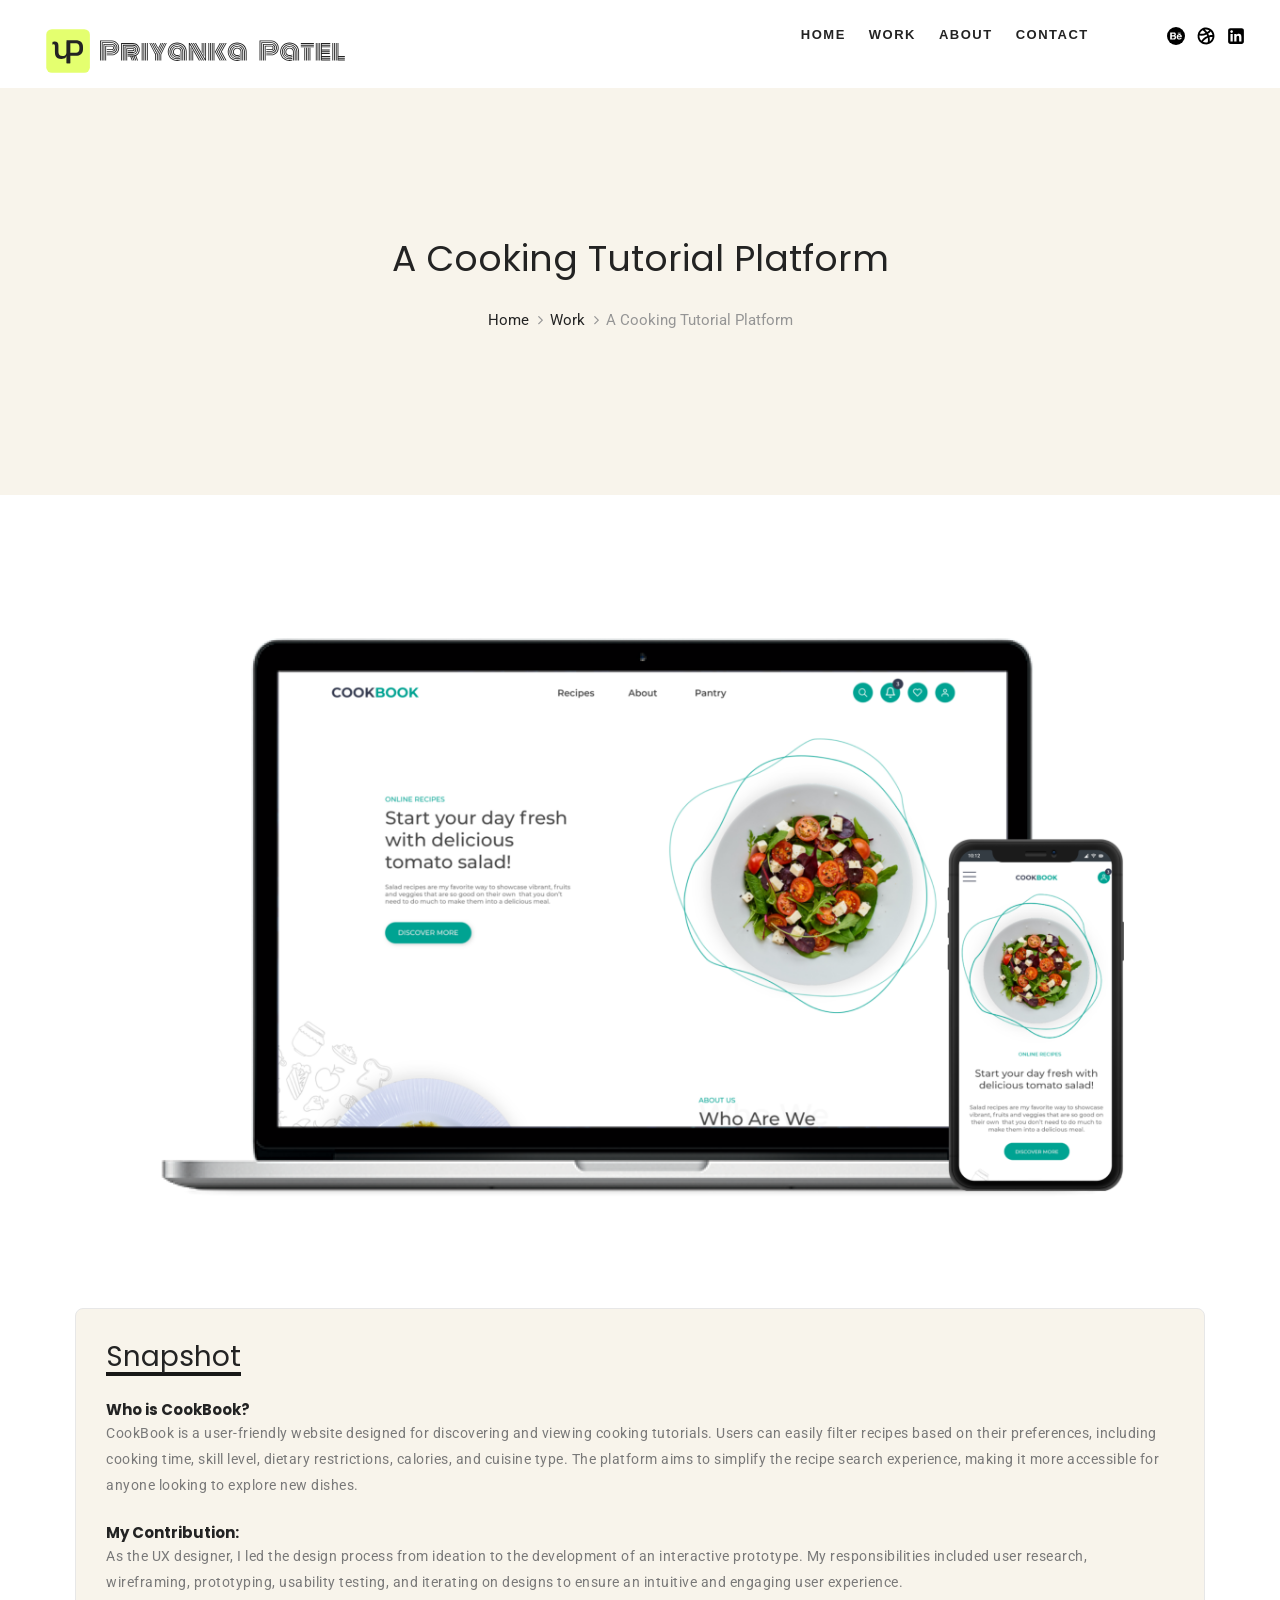
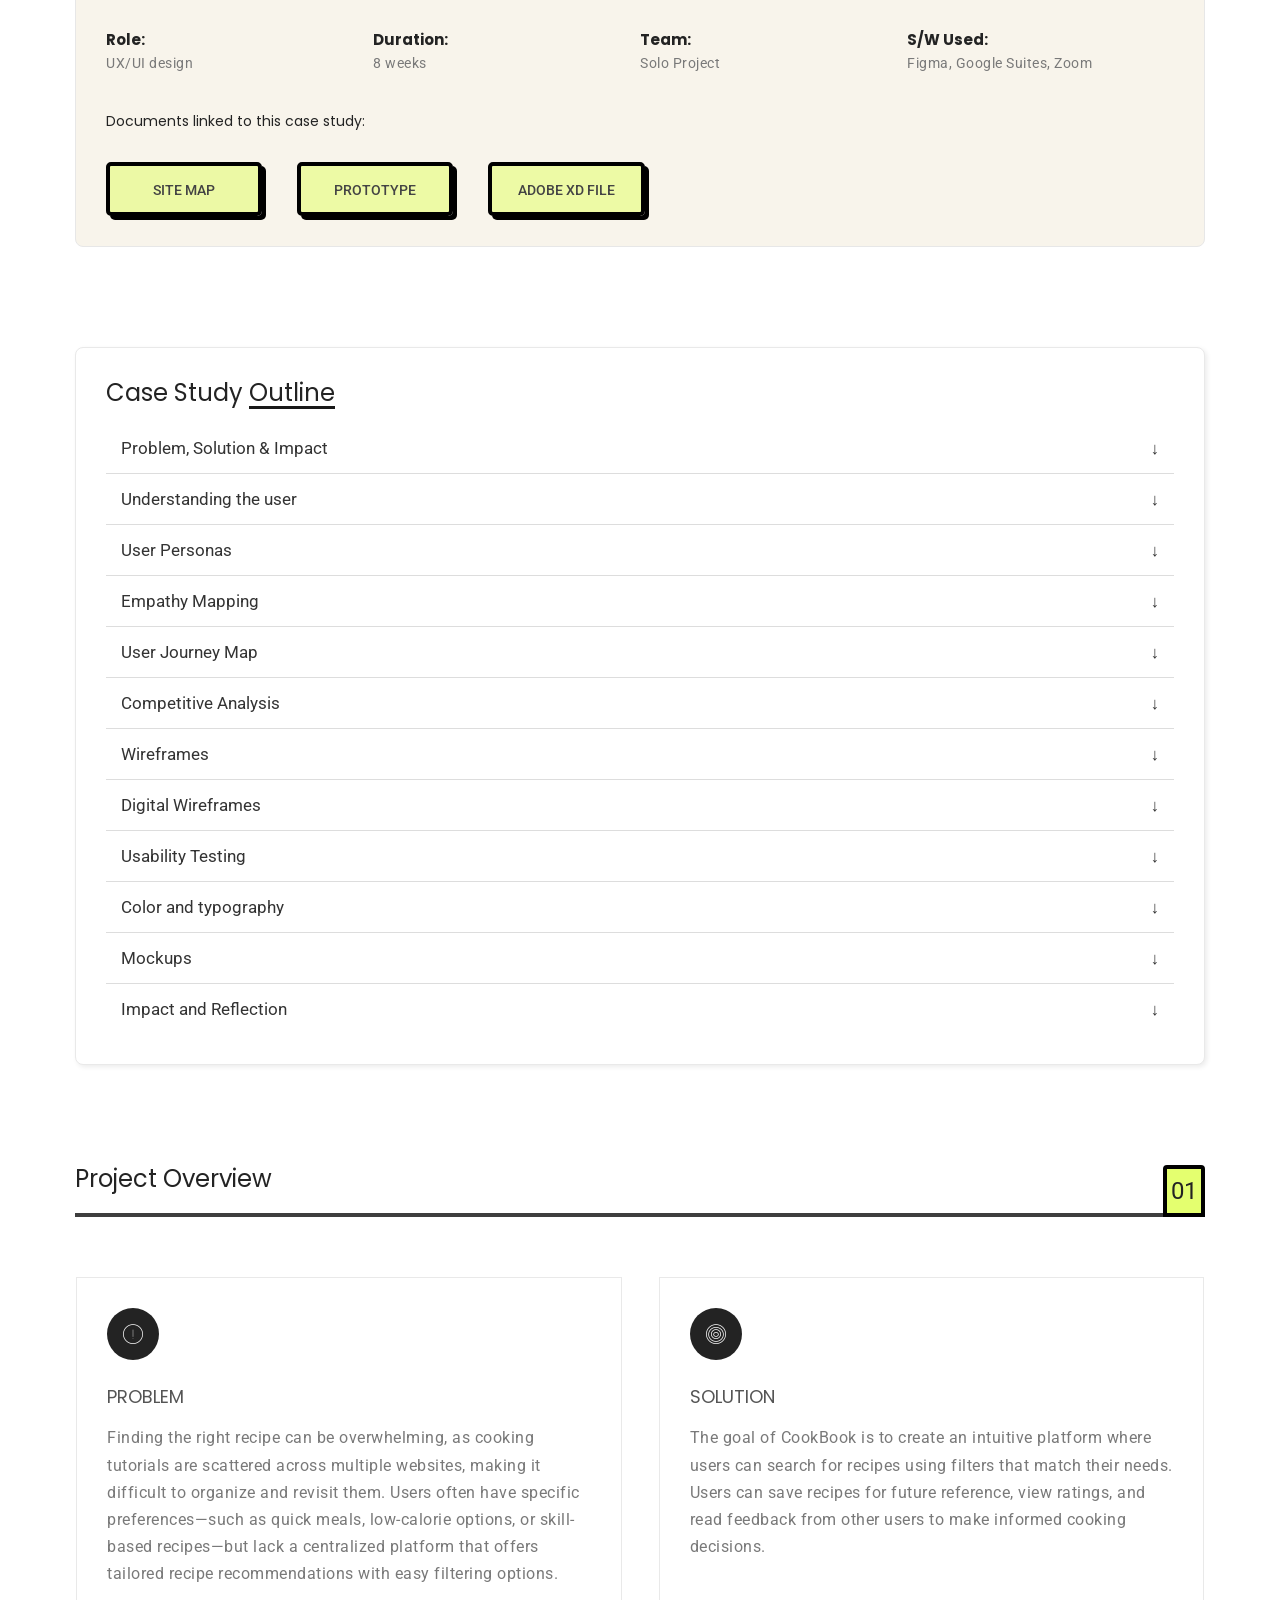
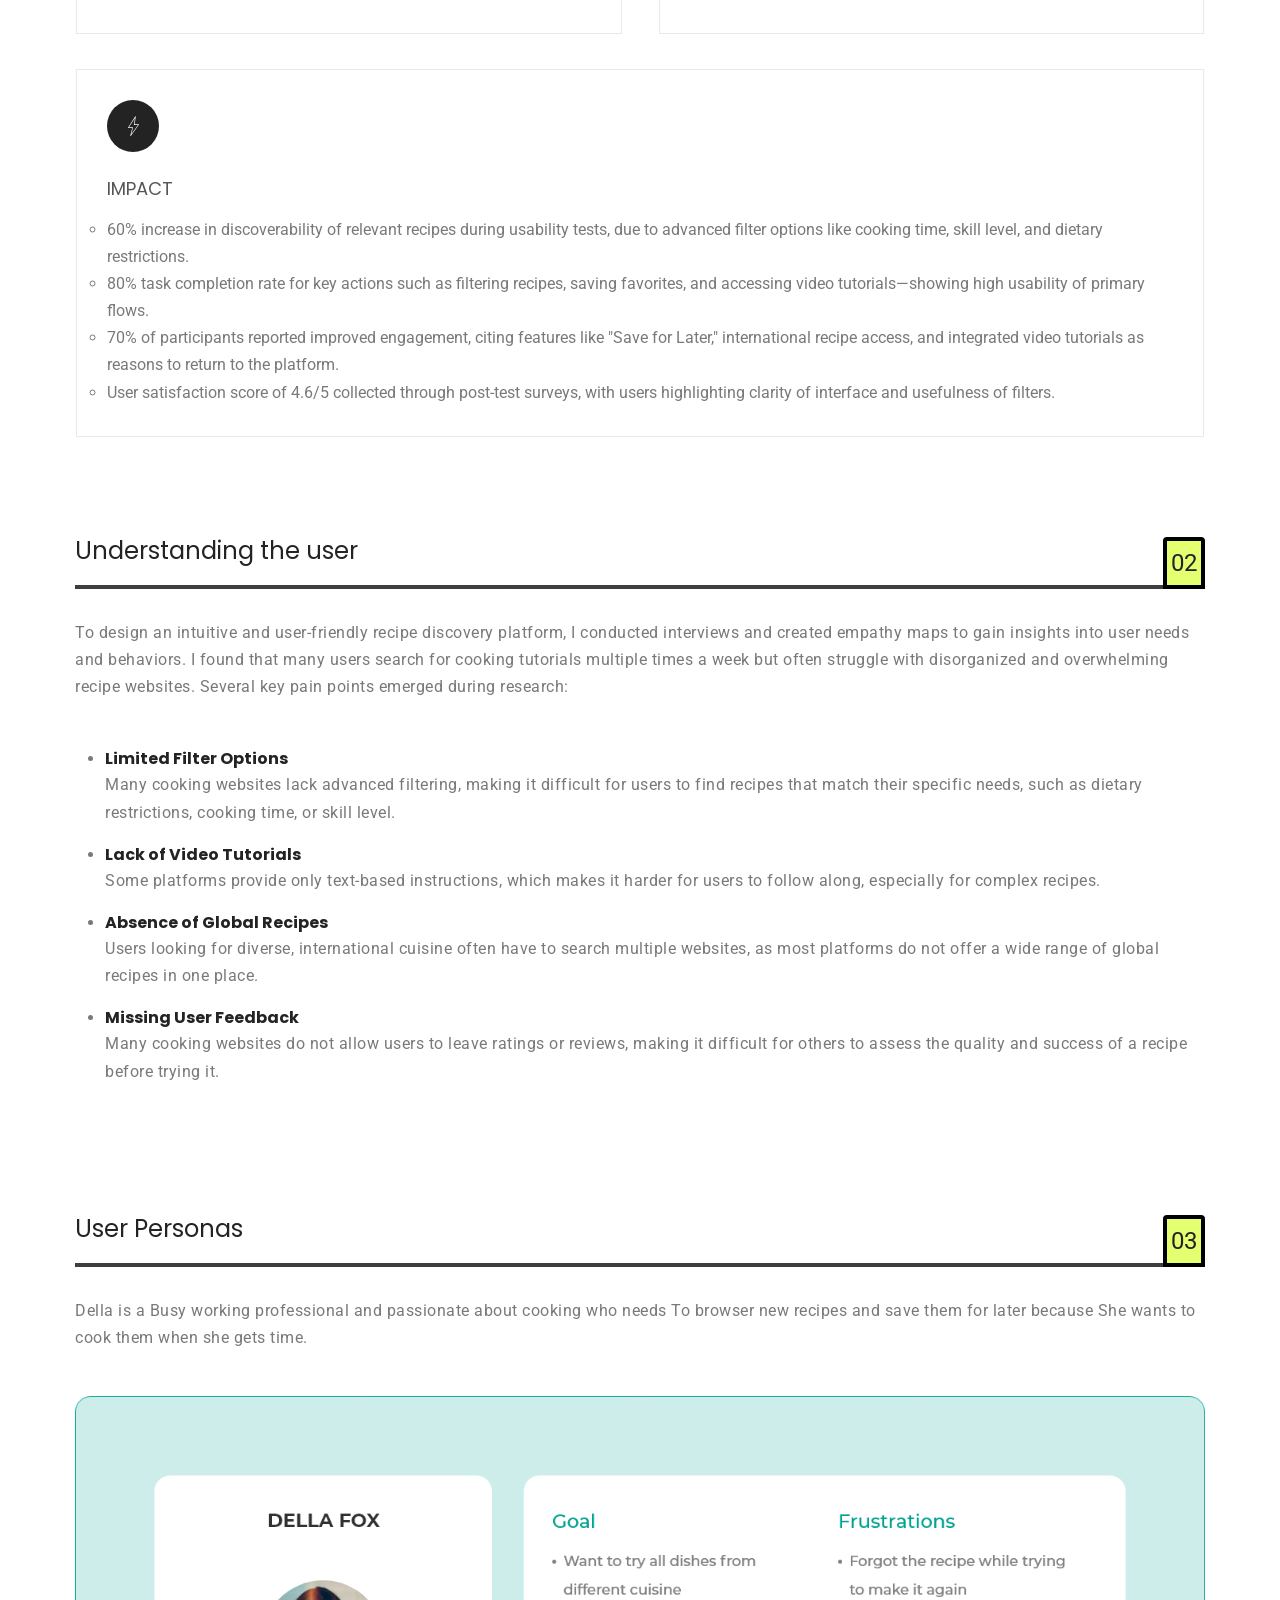
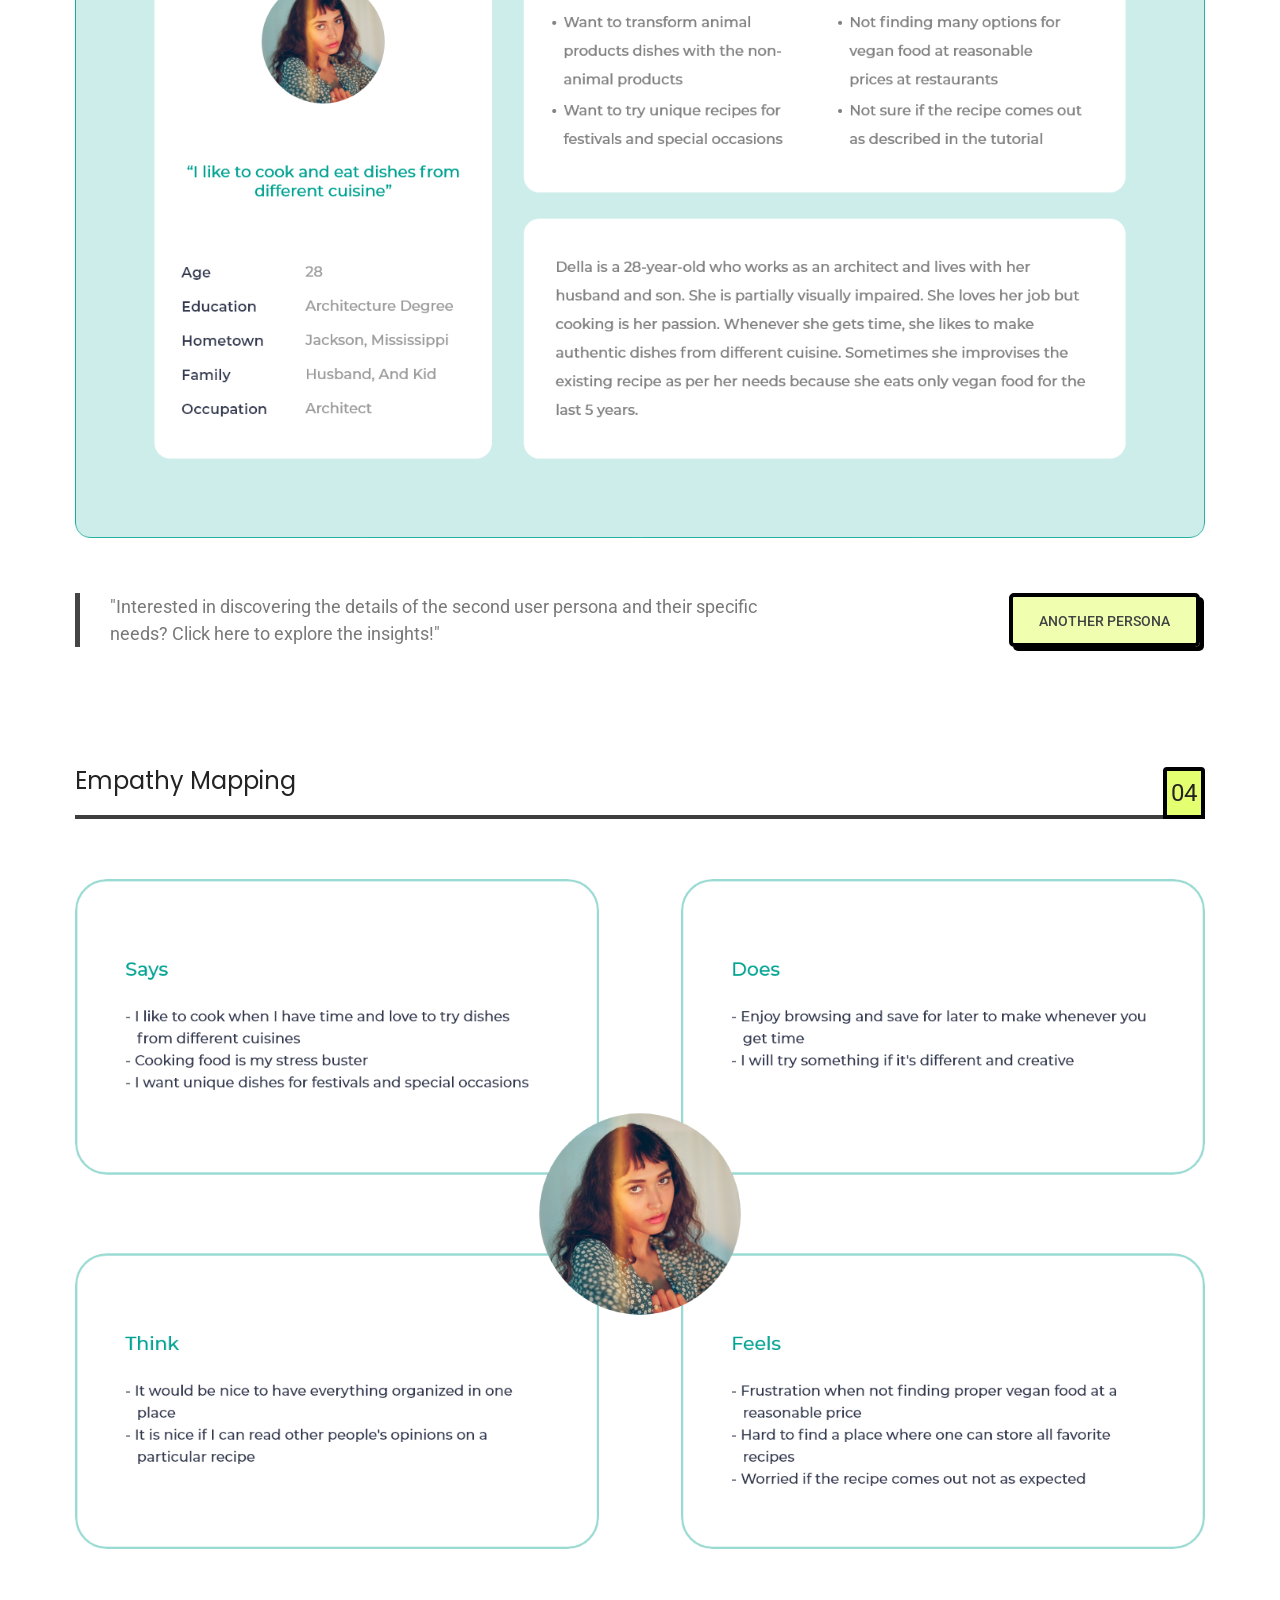
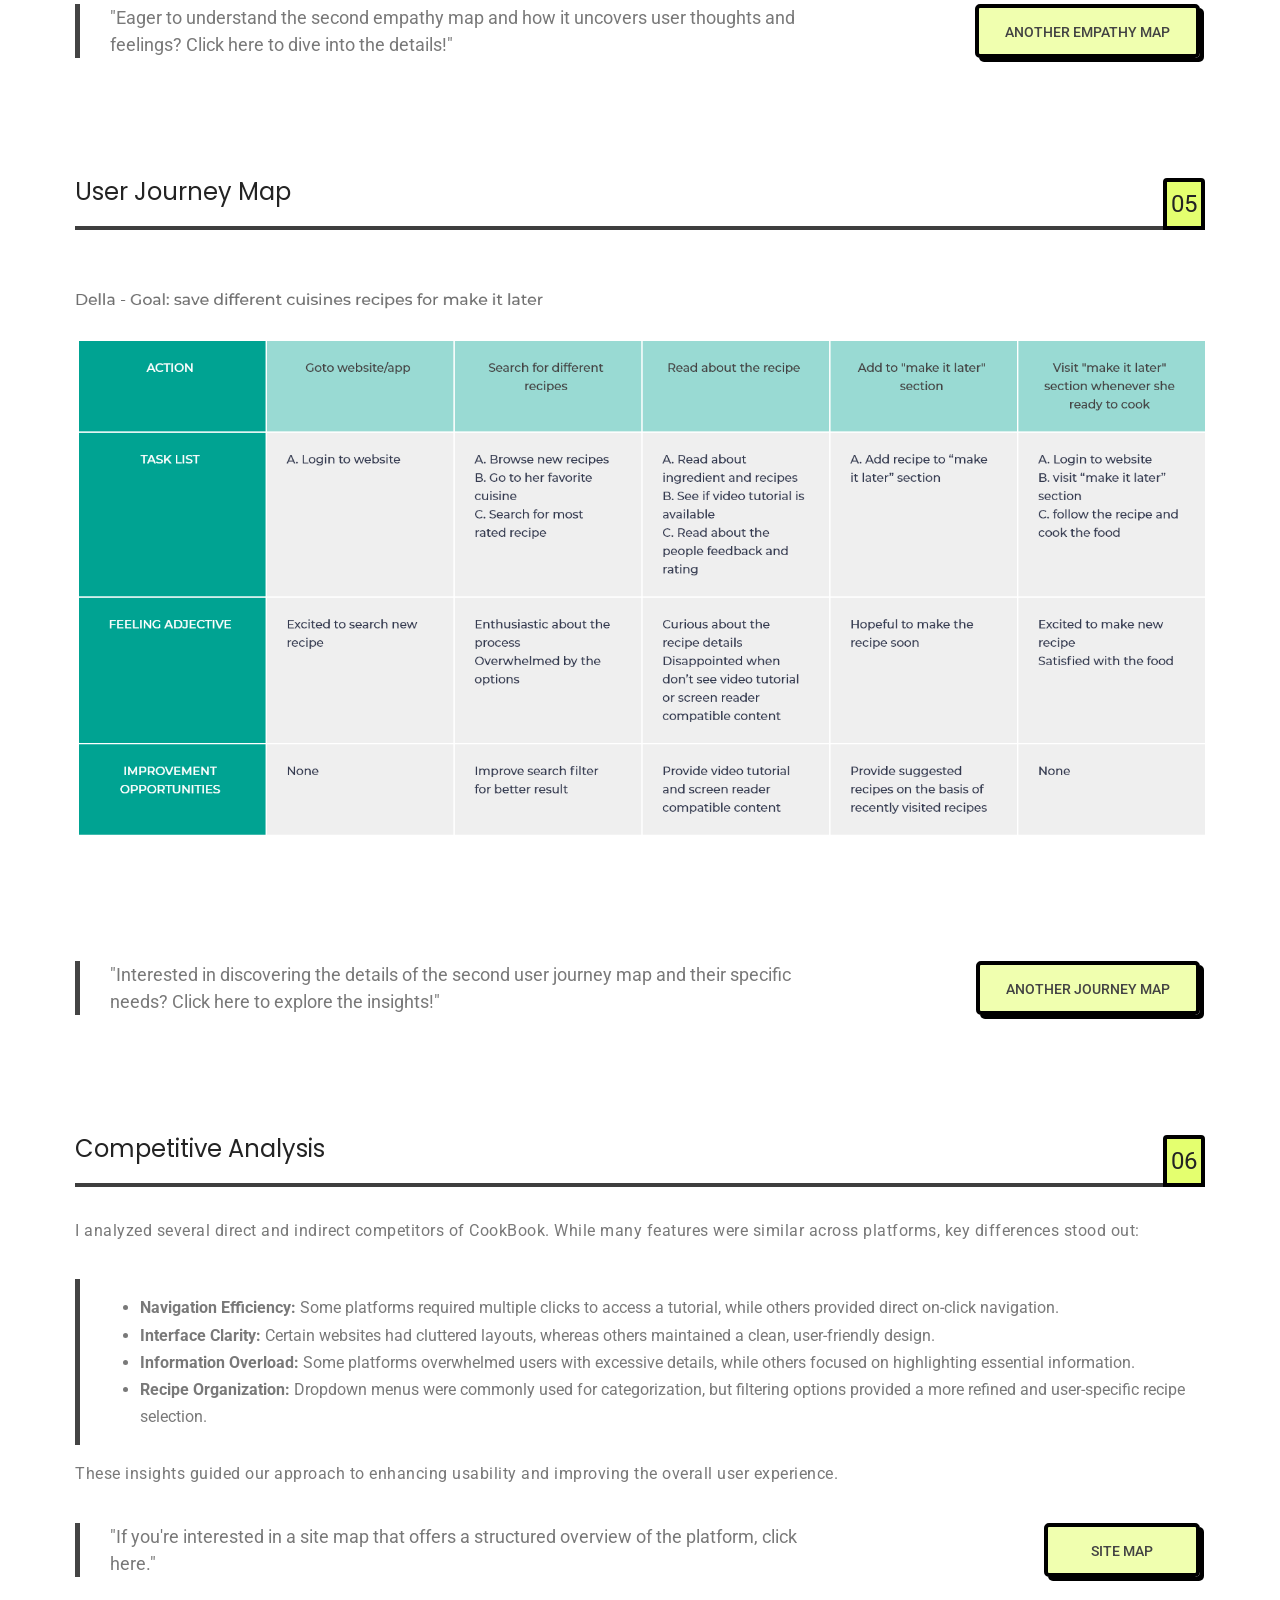
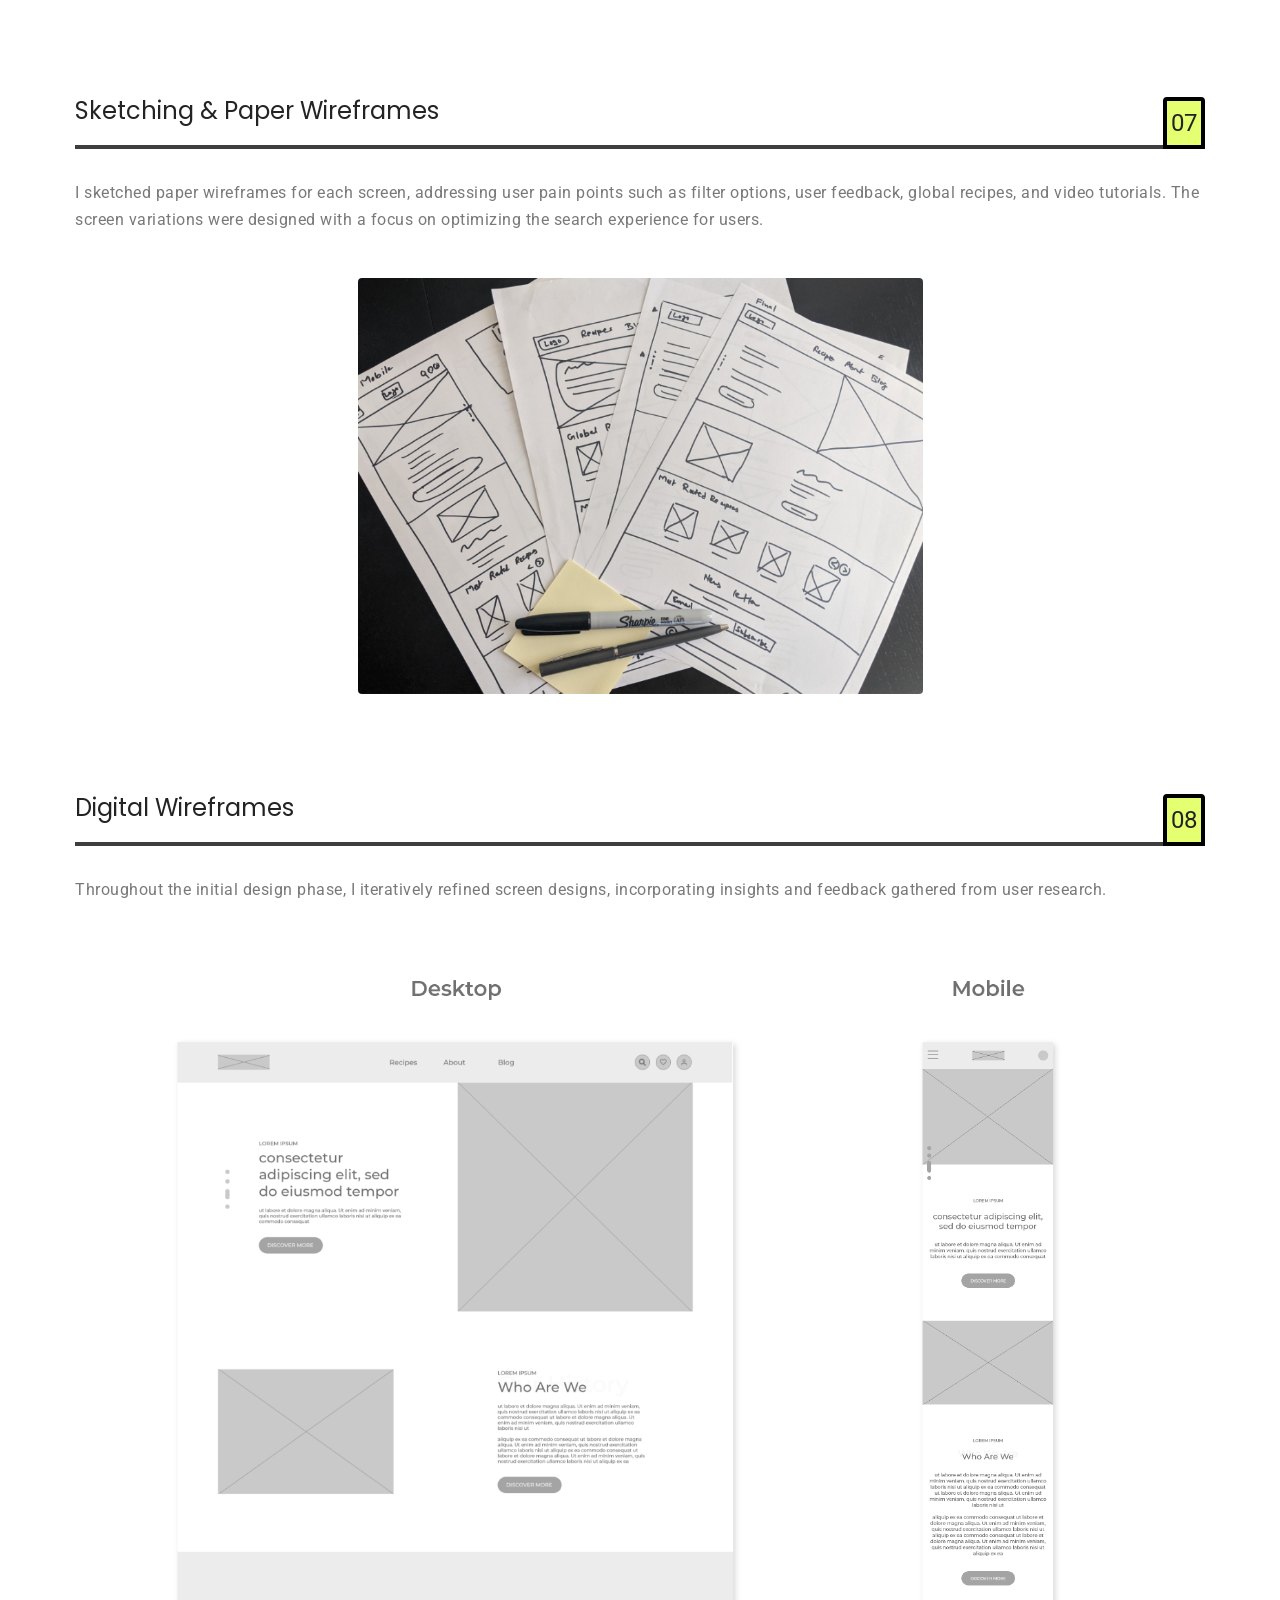
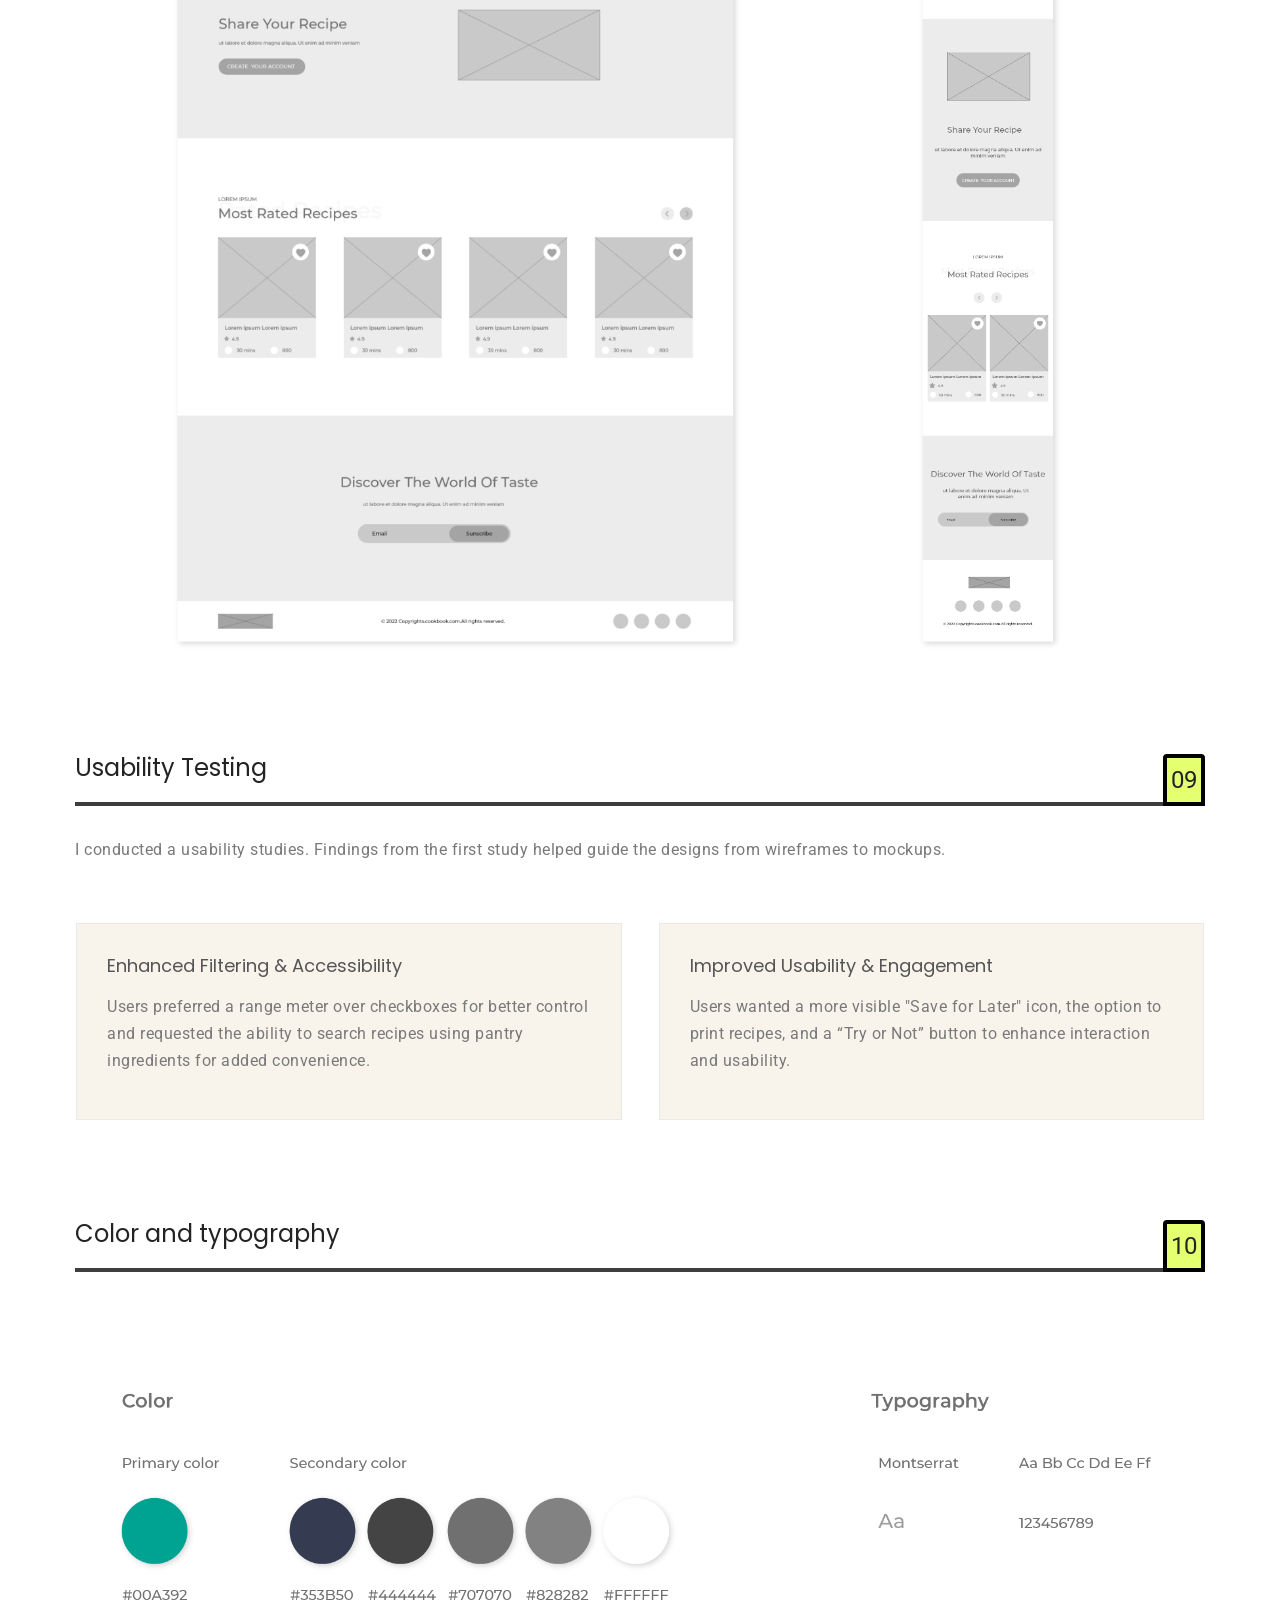
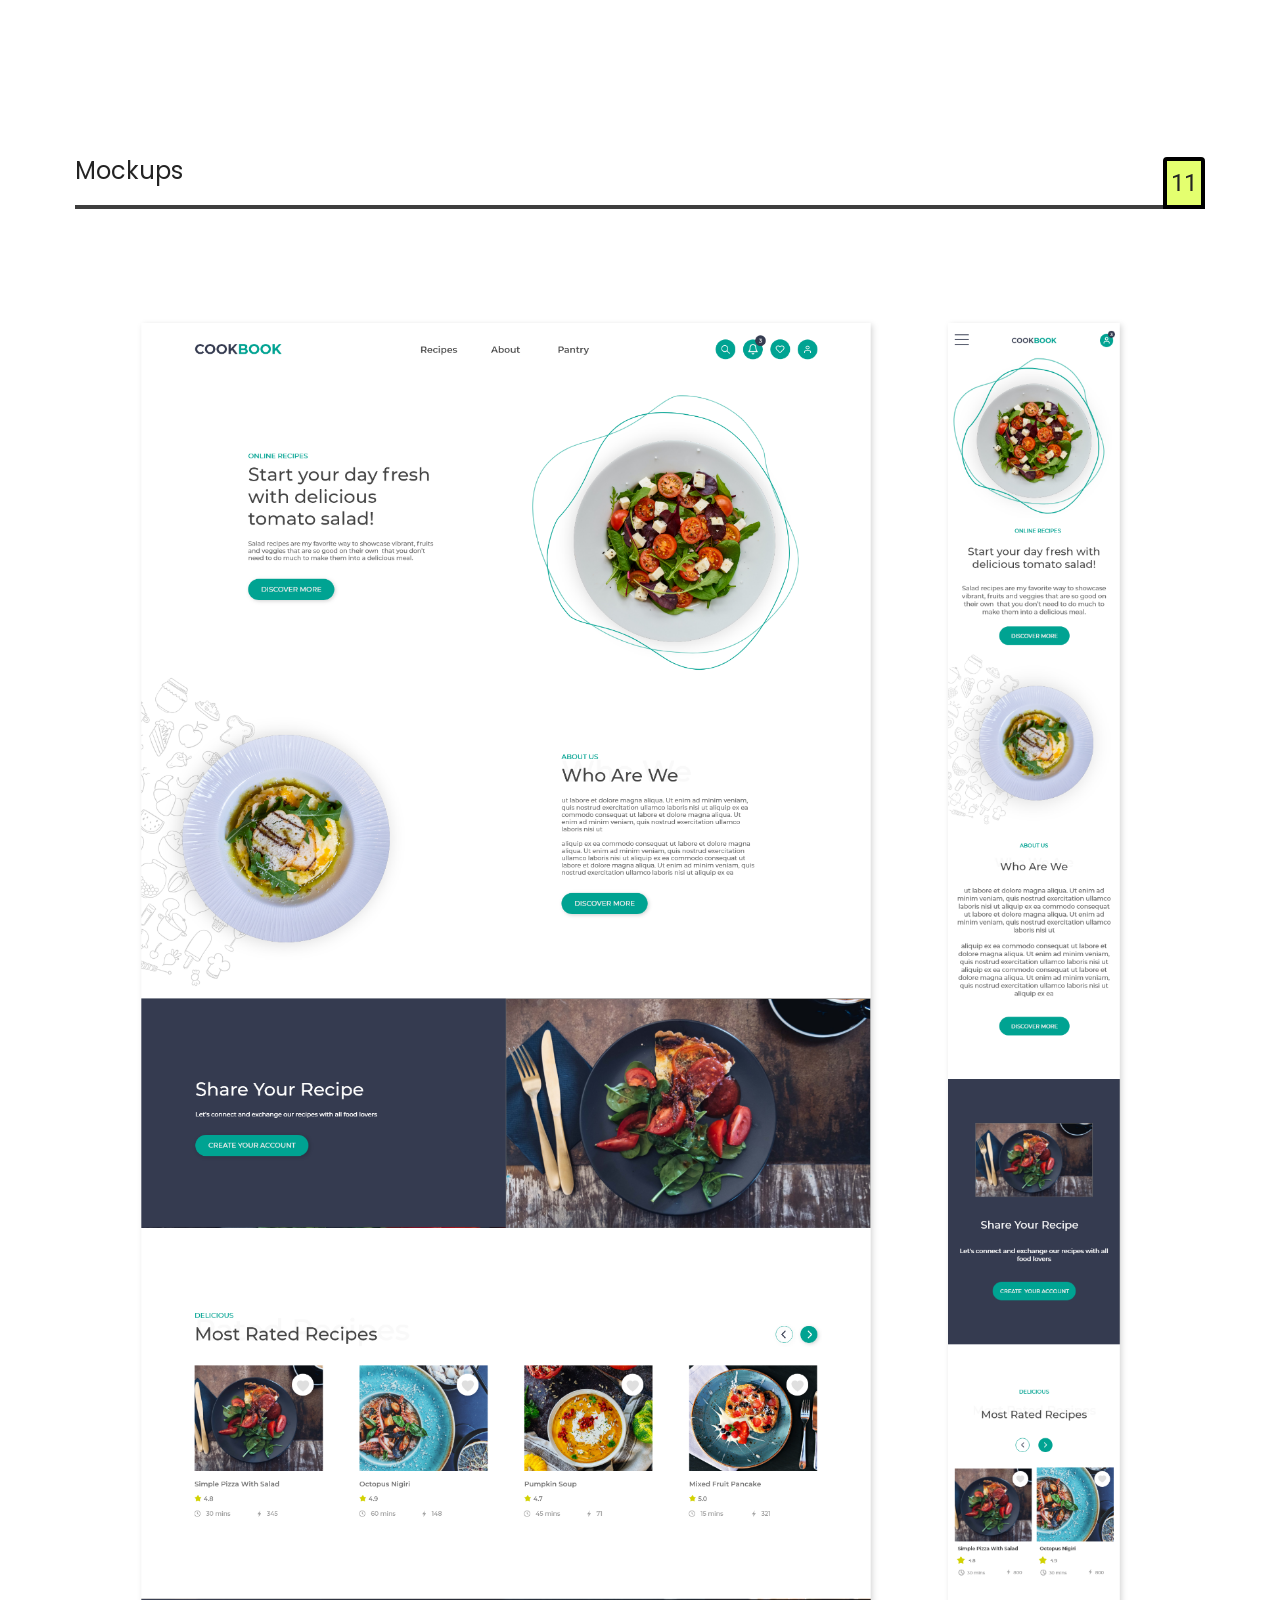
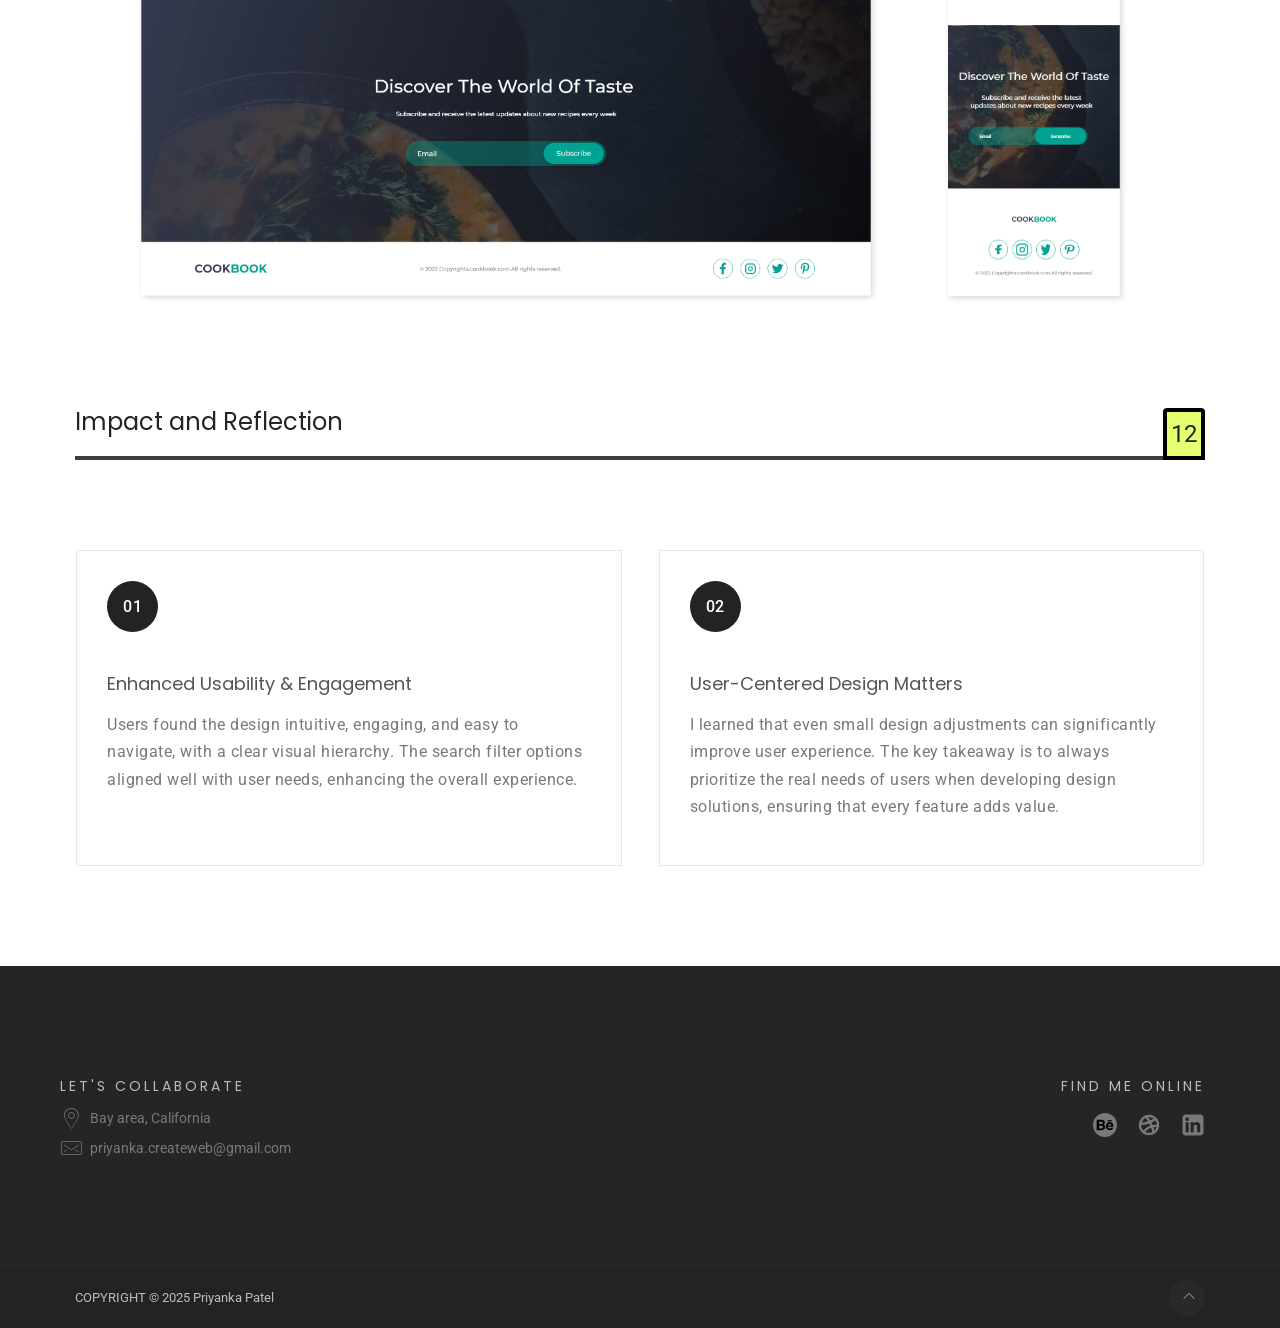
<file: cooking.html>
<!DOCTYPE html>
<html lang="en">
  <head>
    <!-- Meta Character Set -->
    <meta charset="utf-8" />
    <title>A Cooking Tutorial Platform</title>

    <!-- Responsive Meta Tag -->
    <meta http-equiv="X-UA-Compatible" content="IE=edge" />
    <meta name="viewport" content="width=device-width, initial-scale=1" />

    <!-- Meta Description -->
    <meta name="description" content="Priyanka - Design Portfolio" />
    <meta
      name="keywords"
      content="responsive, creative, resume, html5, css3, personal, onepage personal"
    />
    <meta name="author" content="portfolio" />

    <!-- Favicon -->
    <link
      rel="shortcut icon"
      href="images/logos/favicon.png"
      type="image/x-icon"
    />

    <!-- Vendor CSS -->
    <link
      rel="stylesheet"
      type="text/css"
      href="vendor/uikit/css/uikit.min.css"
    />
    <link
      rel="stylesheet"
      type="text/css"
      href="vendor/uikit/css/components/slidenav.min.css"
    />

    <!-- Main CSS -->
    <link rel="stylesheet" type="text/css" href="css/style.css" />

    <!-- Line Icon -->
    <link rel="stylesheet" type="text/css" href="css/linea.css" />

    <!--[if lt IE 9]>
      <script src="https://oss.maxcdn.com/html5shiv/3.7.2/html5shiv.min.js"></script>
      <script src="https://oss.maxcdn.com/respond/1.4.2/respond.min.js"></script>
    <![endif]-->
  </head>
  <!-- Google tag (gtag.js) -->
  <script
    async
    src="https://www.googletagmanager.com/gtag/js?id=G-V82M1TR5L3"
  ></script>
  <script>
    window.dataLayer = window.dataLayer || [];
    function gtag() {
      dataLayer.push(arguments);
    }
    gtag("js", new Date());

    gtag("config", "G-V82M1TR5L3");
  </script>
  <body class="home-light">
    <!-- Loading Start -->
    <div id="tc-loader" class="tc-loader">
      <div class="load-inner">
        <img src="images/loading.gif" />
      </div>
    </div>
    <!-- Loading End -->

    <!-- Header Start -->
    <header class="tc-header header-style1 uk-clearfix" id="tc-header">
      <div
        class="tc-top-block"
        data-uk-sticky="{top:-400, animation: 'uk-animation-slide-top'}"
      >
        <div class="uk-container-header uk-container uk-container-center">
          <div class="nav-outter">
            <div class="nav-item1">
              <div class="tc-logo uk-hidden-small">
                <a href="index.html">
                  <img class="logo" src="images/logos/logo.svg" alt="logo" />
                </a>
              </div>
              <!--mobile socials-->
              <div class="mob-socials">
                <ul>
                  <li>
                    <a
                      href="https://www.behance.net/priyanka_createweb"
                      target="_blank"
                      ><img
                        src="images/socials/behance.svg"
                        alt="behance link icon"
                    /></a>
                  </li>
                  <li>
                    <a
                      href="https://dribbble.com/Priyanka_createweb"
                      target="_blank"
                      ><img
                        src="images/socials/dribbble.svg"
                        alt="dribbble link icon"
                    /></a>
                  </li>
                  <li>
                    <a
                      href="https://www.linkedin.com/in/priyankaapateldesigner/"
                      target="_blank"
                      ><img
                        src="images/socials/linkedin.svg"
                        alt="linkedin link icon"
                    /></a>
                  </li>
                </ul>
              </div>
            </div>
            <div class="nav-item2">
              <nav class="uk-navbar tc-navbar">
                <ul class="uk-navbar-nav uk-hidden-small">
                  <li>
                    <a href="index.html">Home</a>
                  </li>
                  <li>
                    <a href="portfolio.html">Work</a>
                  </li>
                  <li>
                    <a href="about.html">About</a>
                  </li>
                  <li>
                    <a href="contact.html">Contact</a>
                  </li>
                </ul>
                <a
                  href="#tc-offcanvas"
                  class="uk-navbar-toggle uk-visible-small tc-off-toggle"
                  data-uk-offcanvas="{mode:'slide'}"
                ></a>
                <div class="uk-navbar-content tc-logo uk-visible-small">
                  <a href="index.html">
                    <img class="logo-sm" src="images/logos/logo-sm.svg"
                  /></a>
                </div>
              </nav>
            </div>
            <div class="nav-item3">
              <div class="nav-socials">
                <ul class="uk-grid uk-float-right">
                  <li>
                    <a
                      href="https://www.behance.net/priyanka_createweb"
                      target="_blank"
                      ><img
                        src="images/socials/behance.svg"
                        alt="behance icon link"
                    /></a>
                  </li>
                  <li>
                    <a
                      href="https://dribbble.com/Priyanka_createweb"
                      target="_blank"
                      ><img
                        src="images/socials/dribbble.svg"
                        alt="dribbble icon link"
                    /></a>
                  </li>
                  <li>
                    <a
                      href="https://www.linkedin.com/in/priyankaapateldesigner/"
                      target="_blank"
                      ><img
                        src="images/socials/linkedin.svg"
                        alt="linkedin icon link"
                    /></a>
                  </li>
                </ul>
              </div>
            </div>
          </div>
        </div>
      </div>
    </header>
    <!-- Header End -->

    <!-- Masthead Start -->
    <div class="tc-masthead sec-color">
      <div class="uk-container-center uk-container">
        <h1 class="head-title">A Cooking Tutorial Platform</h1>
        <ul class="tc-breadcrumb">
          <li><a href="index.html">Home</a></li>
          <li><a href="portfolio.html">Work</a></li>
          <li><span>A Cooking Tutorial Platform</span></li>
        </ul>
      </div>
    </div>
    <!-- Masthead End -->

    <!-- Main Start -->
    <main class="tc-main" id="tc-main">
      <div class="tc-portfolio-single">
        <div class="uk-container uk-container-center">
          <div class="uk-grid" data-uk-grid-margin="">
            <div class="uk-width-medium-1">
              <a
                href="images/portfolio/cooking/prototype.mp4"
                data-uk-lightbox=""
                class="post-img"
              >
                <img
                  src="images/portfolio/cooking/cooking.png"
                  alt="showing a website interface"
                />
              </a>
            </div>
          </div>

          <div class="uk-grid snapshot sec-color mt100" data-uk-grid-margin="">
            <div class="uk-width-medium-1">
              <div class="ps-info">
                <h3 class="ps-title">
                  <span class="half-highlight">Snapshot</span>
                </h3>
                <div class="ps-extra-fild">
                  <div class="ps-fild-item">
                    <h5>Who is CookBook?</h5>
                    <p>
                      CookBook is a user-friendly website designed for
                      discovering and viewing cooking tutorials. Users can
                      easily filter recipes based on their preferences,
                      including cooking time, skill level, dietary restrictions,
                      calories, and cuisine type. The platform aims to simplify
                      the recipe search experience, making it more accessible
                      for anyone looking to explore new dishes.
                    </p>
                  </div>
                  <div class="ps-fild-item">
                    <h5>My Contribution:</h5>
                    <p>
                      As the UX designer, I led the design process from ideation
                      to the development of an interactive prototype. My
                      responsibilities included user research, wireframing,
                      prototyping, usability testing, and iterating on designs
                      to ensure an intuitive and engaging user experience.
                    </p>
                  </div>
                </div>
              </div>
            </div>
            <div class="uk-width-medium-1-4 ps-extra-fild-item">
              <h5>Role:</h5>
              <p>UX/UI design</p>
            </div>
            <div class="uk-width-medium-1-4 ps-extra-fild-item">
              <h5>Duration:</h5>
              <p>8 weeks</p>
            </div>
            <div class="uk-width-medium-1-4 ps-extra-fild-item ps-tags">
              <h5>Team:</h5>
              <p>Solo Project</p>
            </div>
            <div class="uk-width-medium-1-4 ps-extra-fild-item">
              <h5>S/W Used:</h5>
              <p>Figma, Google Suites, Zoom</p>
            </div>
            <div class="uk-width-medium-1">
              <h5>Documents linked to this case study:</h5>
              <div class="uk-grid top-space">
                <div>
                  <a
                    href="images/portfolio/cooking/cb-7.png"
                    class="readon pill"
                    target="_blank"
                    >Site map</a
                  >
                </div>
                <div>
                  <a
                    href="images/portfolio/cooking/prototype.mp4"
                    data-uk-lightbox=""
                    class="readon pill"
                  >
                    Prototype
                  </a>
                </div>
                <div>
                  <a
                    href="https://xd.adobe.com/view/226c1a5b-b4f8-463c-b925-a4965127a271-773f/"
                    target="_blank"
                    class="readon pill"
                  >
                    Adobe XD file
                  </a>
                </div>
              </div>
            </div>
          </div>
          <!-- Case Study Overview -->
          <div id="case-study-overview" class="index-container mt100">
            <h2>Case Study <span class="half-highlight">Outline</span></h2>
            <div class="index">
              <a href="#problem"
                ><span>Problem, Solution & Impact</span> <span>↓</span></a
              >
              <a href="#user"
                ><span>Understanding the user</span> <span>↓</span></a
              >
              <a href="#persona"><span>User Personas</span> <span>↓</span></a>
              <a href="#empathy"><span>Empathy Mapping</span> <span>↓</span></a>
              <a href="#map"><span>User Journey Map</span> <span>↓</span></a>
              <a href="#audit"
                ><span>Competitive Analysis</span> <span>↓</span></a
              >
              <a href="#paper"><span>Wireframes</span> <span>↓</span></a>
              <a href="#digital"
                ><span>Digital Wireframes</span> <span>↓</span></a
              >
              <a href="#testing"
                ><span>Usability Testing</span> <span>↓</span></a
              >

              <a href="#designS"
                ><span>Color and typography</span> <span>↓</span></a
              >
              <a href="#mockup"><span>Mockups</span> <span>↓</span></a>

              <a href="#impact"
                ><span>Impact and Reflection</span> <span>↓</span></a
              >
            </div>
          </div>
          <!--1-->
          <div id="problem" class="pf-info">
            <div class="bs-title">
              <h3>Project Overview</h3>
              <span class="title-number">01</span>
            </div>
            <div class="uk-slider-container mt60">
              <ul
                class="uk-slider uk-grid uk-grid-width-large-1-2 uk-grid-width-medium-1 extra-space"
              >
                <li>
                  <div class="services-item">
                    <i class="li li-exclamation"></i>
                    <h3>PROBLEM</h3>
                    <p>
                      Finding the right recipe can be overwhelming, as cooking
                      tutorials are scattered across multiple websites, making
                      it difficult to organize and revisit them. Users often
                      have specific preferences—such as quick meals, low-calorie
                      options, or skill-based recipes—but lack a centralized
                      platform that offers tailored recipe recommendations with
                      easy filtering options.
                    </p>
                  </div>
                </li>
                <li>
                  <div class="services-item">
                    <i class="li li-target"></i>
                    <h3>SOLUTION</h3>
                    <p>
                      The goal of CookBook is to create an intuitive platform
                      where users can search for recipes using filters that
                      match their needs. Users can save recipes for future
                      reference, view ratings, and read feedback from other
                      users to make informed cooking decisions.
                    </p>
                  </div>
                </li>
              </ul>
              <ul
                class="uk-slider uk-grid uk-grid-width-large-1 uk-grid-width-medium-1 extra-space"
              >
                <li>
                  <div class="services-item">
                    <i class="li li-lightning"></i>
                    <h3>IMPACT</h3>
                    <ul>
                      <li>
                        60% increase in discoverability of relevant recipes
                        during usability tests, due to advanced filter options
                        like cooking time, skill level, and dietary
                        restrictions.
                      </li>
                      <li>
                        80% task completion rate for key actions such as
                        filtering recipes, saving favorites, and accessing video
                        tutorials—showing high usability of primary flows.
                      </li>
                      <li>
                        70% of participants reported improved engagement, citing
                        features like "Save for Later," international recipe
                        access, and integrated video tutorials as reasons to
                        return to the platform.
                      </li>
                      <li>
                        User satisfaction score of 4.6/5 collected through
                        post-test surveys, with users highlighting clarity of
                        interface and usefulness of filters.
                      </li>
                    </ul>
                  </div>
                </li>
              </ul>
            </div>
          </div>
          <!--2-->
          <div id="user" class="pf-info">
            <div class="bs-title">
              <h3>Understanding the user</h3>
              <span class="title-number">02</span>
            </div>

            <p>
              To design an intuitive and user-friendly recipe discovery
              platform, I conducted interviews and created empathy maps to gain
              insights into user needs and behaviors. I found that many users
              search for cooking tutorials multiple times a week but often
              struggle with disorganized and overwhelming recipe websites.
              Several key pain points emerged during research:
            </p>

            <div class="mt30 new-bullet">
              <ul>
                <li>
                  <h5>Limited Filter Options</h5>
                  <p>
                    Many cooking websites lack advanced filtering, making it
                    difficult for users to find recipes that match their
                    specific needs, such as dietary restrictions, cooking time,
                    or skill level.
                  </p>
                </li>
                <li>
                  <h5>Lack of Video Tutorials</h5>
                  <p>
                    Some platforms provide only text-based instructions, which
                    makes it harder for users to follow along, especially for
                    complex recipes.
                  </p>
                </li>
                <li>
                  <h5>Absence of Global Recipes</h5>
                  <p>
                    Users looking for diverse, international cuisine often have
                    to search multiple websites, as most platforms do not offer
                    a wide range of global recipes in one place.
                  </p>
                </li>
                <li>
                  <h5>Missing User Feedback</h5>
                  <p>
                    Many cooking websites do not allow users to leave ratings or
                    reviews, making it difficult for others to assess the
                    quality and success of a recipe before trying it.
                  </p>
                </li>
              </ul>
            </div>
          </div>
          <!--3-->
          <div id="persona" class="pf-info">
            <div class="bs-title">
              <h3>User Personas</h3>
              <span class="title-number">03</span>
            </div>
            <p>
              Della is a Busy working professional and passionate about cooking
              who needs To browser new recipes and save them for later because
              She wants to cook them when she gets time.
            </p>
            <div class="uk-grid" data-uk-grid-margin="">
              <div class="uk-width-medium-1 mt30">
                <img
                  src="images/portfolio/cooking/cb-1.png"
                  alt="User Persona"
                />
              </div>
            </div>
            <div class="uk-grid">
              <div class="uk-width-medium-2-3">
                <div class="spacer1"></div>
                <span class="blockquote"
                  >"Interested in discovering the details of the second user
                  persona and their specific needs? Click here to explore the
                  insights!"</span
                >
                <div class="spacer1"></div>
              </div>
              <div class="uk-width-medium-1-3 more-click">
                <a
                  href="images/portfolio/cooking/cb-2.png"
                  class="readon pill"
                  target="_blank"
                  >Another persona</a
                >
              </div>
            </div>
          </div>
          <!--4-->
          <div id="empathy" class="pf-info">
            <div class="bs-title">
              <h3>Empathy Mapping</h3>
              <span class="title-number">04</span>
            </div>

            <div class="uk-grid" data-uk-grid-margin="">
              <div class="uk-width-medium-1 mt30">
                <img
                  src="images/portfolio/cooking/cb-3.png"
                  alt="Empathy Mapping"
                />
              </div>
            </div>
            <div class="uk-grid">
              <div class="uk-width-medium-2-3">
                <div class="spacer1"></div>
                <span class="blockquote"
                  >"Eager to understand the second empathy map and how it
                  uncovers user thoughts and feelings? Click here to dive into
                  the details!"</span
                >
                <div class="spacer1"></div>
              </div>
              <div class="uk-width-medium-1-3 more-click">
                <a
                  href="images/portfolio/cooking/cb-4.png"
                  class="readon pill"
                  target="_blank"
                  >Another empathy map</a
                >
              </div>
            </div>
          </div>
          <!--5-->
          <div id="map" class="pf-info">
            <div class="bs-title">
              <h3>User Journey Map</h3>
              <span class="title-number">05</span>
            </div>

            <div class="uk-grid" data-uk-grid-margin="">
              <div class="uk-width-medium-1 mt30">
                <img
                  src="images/portfolio/cooking/cb-5.png"
                  alt="User Journey Map"
                />
              </div>
            </div>
            <div class="uk-grid">
              <div class="uk-width-medium-2-3">
                <div class="spacer1"></div>
                <span class="blockquote"
                  >"Interested in discovering the details of the second user
                  journey map and their specific needs? Click here to explore
                  the insights!"</span
                >
                <div class="spacer1"></div>
              </div>
              <div class="uk-width-medium-1-3 more-click">
                <a
                  href="images/portfolio/cooking/cb-6.png"
                  class="readon pill"
                  target="_blank"
                  >Another journey map</a
                >
              </div>
            </div>
          </div>
          <!--6-->
          <div id="audit" class="pf-info">
            <div class="bs-title">
              <h3>Competitive Analysis</h3>
              <span class="title-number">06</span>
            </div>
            <p>
              I analyzed several direct and indirect competitors of CookBook.
              While many features were similar across platforms, key differences
              stood out:
            </p>
            <div class="spacer1"></div>
            <span class="blockquote"
              ><ul>
                <li>
                  <b>Navigation Efficiency:</b> Some platforms required multiple
                  clicks to access a tutorial, while others provided direct
                  on-click navigation.
                </li>
                <li>
                  <b>Interface Clarity:</b> Certain websites had cluttered
                  layouts, whereas others maintained a clean, user-friendly
                  design.
                </li>
                <li>
                  <b>Information Overload:</b> Some platforms overwhelmed users
                  with excessive details, while others focused on highlighting
                  essential information.
                </li>
                <li>
                  <b>Recipe Organization:</b> Dropdown menus were commonly used
                  for categorization, but filtering options provided a more
                  refined and user-specific recipe selection.
                </li>
              </ul></span
            >
            <p>
              These insights guided our approach to enhancing usability and
              improving the overall user experience.
            </p>
            <div class="uk-grid">
              <div class="uk-width-medium-2-3">
                <div class="spacer1"></div>
                <span class="blockquote">
                  "If you're interested in a site map that offers a structured
                  overview of the platform, click here."</span
                >
                <div class="spacer1"></div>
              </div>
              <div class="uk-width-medium-1-3 more-click">
                <a
                  href="images/portfolio/cooking/cb-7.png"
                  class="readon pill"
                  target="_blank"
                  >Site Map</a
                >
              </div>
            </div>
          </div>
          <!--7-->
          <div id="paper" class="pf-info">
            <div class="bs-title">
              <h3>Sketching & Paper Wireframes</h3>
              <span class="title-number">07</span>
            </div>
            <p>
              I sketched paper wireframes for each screen, addressing user pain
              points such as filter options, user feedback, global recipes, and
              video tutorials. The screen variations were designed with a focus
              on optimizing the search experience for users.
            </p>
            <div class="uk-grid" data-uk-grid-margin="">
              <div class="uk-width-medium-1 mt30 center">
                <img
                  class="width50"
                  src="images/portfolio/cooking/cb-8.png"
                  alt="Paper Wireframe"
                />
              </div>
            </div>
          </div>
          <!--8-->
          <div id="digital" class="pf-info">
            <div class="bs-title">
              <h3>Digital Wireframes</h3>
              <span class="title-number">08</span>
            </div>
            <p>
              Throughout the initial design phase, I iteratively refined screen
              designs, incorporating insights and feedback gathered from user
              research.
            </p>
            <div class="uk-grid" data-uk-grid-margin="">
              <div class="uk-width-medium-1 mt30">
                <img
                  src="images/portfolio/cooking/cb-9.png"
                  alt="Digital Wireframes"
                />
              </div>
            </div>
          </div>
          <!--9-->
          <div id="testing" class="pf-info">
            <div class="bs-title">
              <h3>Usability Testing</h3>
              <span class="title-number">09</span>
            </div>
            <p>
              I conducted a usability studies. Findings from the first study
              helped guide the designs from wireframes to mockups.
            </p>
            <div class="uk-slider-container mt60">
              <ul
                class="uk-slider uk-grid uk-grid-width-large-1-2 uk-grid-width-medium-1 extra-space"
              >
                <li>
                  <div class="services-item sec-color">
                    <h3>Enhanced Filtering & Accessibility</h3>
                    <p>
                      Users preferred a range meter over checkboxes for better
                      control and requested the ability to search recipes using
                      pantry ingredients for added convenience.
                    </p>
                  </div>
                </li>
                <li>
                  <div class="services-item sec-color">
                    <h3>Improved Usability & Engagement</h3>
                    <p>
                      Users wanted a more visible "Save for Later" icon, the
                      option to print recipes, and a “Try or Not” button to
                      enhance interaction and usability.
                    </p>
                  </div>
                </li>
              </ul>
            </div>
          </div>

          <!--10-->
          <div id="designS" class="pf-info">
            <div class="bs-title">
              <h3>Color and typography</h3>
              <span class="title-number">10</span>
            </div>

            <div class="uk-grid" data-uk-grid-margin="">
              <div class="uk-width-medium-1 mt30">
                <img
                  src="images/portfolio/cooking/cb-11.png"
                  alt="Color and typography"
                />
              </div>
            </div>
          </div>
          <!--11-->
          <div id="mockup" class="pf-info">
            <div class="bs-title">
              <h3>Mockups</h3>
              <span class="title-number">11</span>
            </div>

            <div class="uk-grid" data-uk-grid-margin="">
              <div class="uk-width-medium-1 mt30">
                <img src="images/portfolio/cooking/cb-10.png" alt="Mockups" />
              </div>
            </div>
          </div>

          <!--12-->
          <div id="impact" class="pf-info">
            <div class="bs-title">
              <h3>Impact and Reflection</h3>
              <span class="title-number">12</span>
            </div>
            <div class="uk-slider-container mt60 row">
              <ul
                class="uk-slider uk-grid uk-grid-width-large-1-2 uk-grid-width-medium-1"
              >
                <li class="mt30">
                  <div class="services-item">
                    <p class="circle-num">01</p>
                    <h3>Enhanced Usability & Engagement</h3>
                    <p>
                      Users found the design intuitive, engaging, and easy to
                      navigate, with a clear visual hierarchy. The search filter
                      options aligned well with user needs, enhancing the
                      overall experience.
                    </p>
                  </div>
                </li>
                <li class="mt30">
                  <div class="services-item">
                    <p class="circle-num">02</p>
                    <h3>User-Centered Design Matters</h3>
                    <p>
                      I learned that even small design adjustments can
                      significantly improve user experience. The key takeaway is
                      to always prioritize the real needs of users when
                      developing design solutions, ensuring that every feature
                      adds value.
                    </p>
                  </div>
                </li>
              </ul>
            </div>
          </div>
        </div>
      </div>
    </main>
    <!-- Main End -->

    <!-- Footer Start -->
    <section class="tc-contact sec-spacer footer" id="tc-contact">
      <div class="uk-container uk-container-center">
        <div class="uk-grid" data-uk-grid-margin="">
          <div class="uk-width-medium-1-2 uk-width-small-6-10">
            <div class="tc-heading">
              <h3>LET'S COLLABORATE</h3>
              <div class="contact-info uk-animation-hover">
                <div class="contact-outter">
                  <i class="li li-map-pointer uk-animation-scale"></i> Bay area,
                  California
                </div>
              </div>
              <div class="contact-info uk-animation-hover">
                <div class="contact-outter email-container">
                  <i class="li li-mail-envelope uk-animation-scale"></i>
                  <a
                    href="javascript:void(0);"
                    onclick="copyToClipboard('priyanka.createweb@gmail.com')"
                    >priyanka.createweb@gmail.com</a
                  ><span class="tooltip"></span>
                </div>
              </div>
            </div>
          </div>
          <div class="uk-width-medium-1-2 uk-width-small-4-10 uk-text-right">
            <div class="tc-heading">
              <h3>FIND ME ONLINE</h3>
              <ul class="uk-grid uk-float-right">
                <li>
                  <a
                    href="https://www.behance.net/priyanka_createweb"
                    target="_blank"
                    ><img
                      src="images/socials/behance-white.svg"
                      alt="behance icon link"
                  /></a>
                </li>
                <li>
                  <a
                    href="https://dribbble.com/Priyanka_createweb"
                    target="_blank"
                    ><img
                      src="images/socials/dribbble-white.svg"
                      alt="dribbble icon link"
                  /></a>
                </li>
                <li>
                  <a
                    href="https://www.linkedin.com/in/priyankaapateldesigner/"
                    target="_blank"
                    ><img
                      src="images/socials/linkedin-white.svg"
                      alt="linkedin icon link"
                  /></a>
                </li>
              </ul>
            </div>
          </div>
        </div>
      </div>
    </section>
    <button
      id="scrollToContentsBtn"
      class="scroll-top"
      onclick="scrollToContents()"
    >
      <img src="images/list-icon.svg" />
    </button>
    <footer class="tc-footer" id="tc-footer">
      <div class="uk-container uk-container-center">
        <div class="uk-grid pt20 pb20">
          <div class="copyright uk-width-medium-1-2 uk-width-small-6-10">
            COPYRIGHT © 2025 Priyanka Patel
          </div>
          <div class="uk-width-medium-1-2 uk-width-small-4-10 relative">
            <!-- Created by Priyanka Patel -->
            <a
              href="#tc-header"
              class="tc-totopscroll"
              title="Go Top"
              data-uk-smooth-scroll
              ><i class="li li-arrows-up"></i
            ></a>
          </div>
        </div>
      </div>
    </footer>
    <!-- Footer End -->

    <!-- Start Offcanvas -->
    <div id="tc-offcanvas" class="uk-offcanvas">
      <div class="uk-offcanvas-bar uk-offcanvas-bar-flip">
        <ul class="uk-nav uk-nav-offcanvas" data-uk-nav="">
          <li>
            <a href="index.html">Home</a>
          </li>
          <li>
            <a href="portfolio.html">Work</a>
          </li>
          <li>
            <a href="about.html">About</a>
          </li>
          <li>
            <a href="contact.html">Contact</a>
          </li>
        </ul>
      </div>
    </div>
    <!-- End Offcanvas -->

    <!-- email copy clipboard js -->
    <script>
      function copyToClipboard(text) {
        navigator.clipboard.writeText(text).then(() => {
          const tooltip = document.querySelector(".email-container .tooltip");
          tooltip.textContent = `Copied to clipboard!`;
          tooltip.classList.add("show");

          // Remove the tooltip after a short delay
          setTimeout(() => {
            tooltip.classList.remove("show");
          }, 2000);
        });
      }
    </script>
    <script>
      // Show/hide scroll to contents button
      window.onscroll = function () {
        let btn = document.getElementById("scrollToContentsBtn");
        if (
          document.body.scrollTop > 100 ||
          document.documentElement.scrollTop > 100
        ) {
          btn.style.display = "block";
        } else {
          btn.style.display = "none";
        }
      };

      // Scroll to case study contents function
      function scrollToContents() {
        document
          .getElementById("case-study-overview")
          .scrollIntoView({ behavior: "smooth" });
      }
    </script>
    <!-- Jquery js -->
    <script src="js/jquery.min.js"></script>

    <!-- Vendor js -->
    <script src="vendor/uikit/js/uikit.min.js"></script>
    <script src="vendor/uikit/js/components/lightbox.min.js"></script>

    <!-- Scripts Js -->
    <script src="js/scripts.js"></script>
  </body>
</html>
</file>
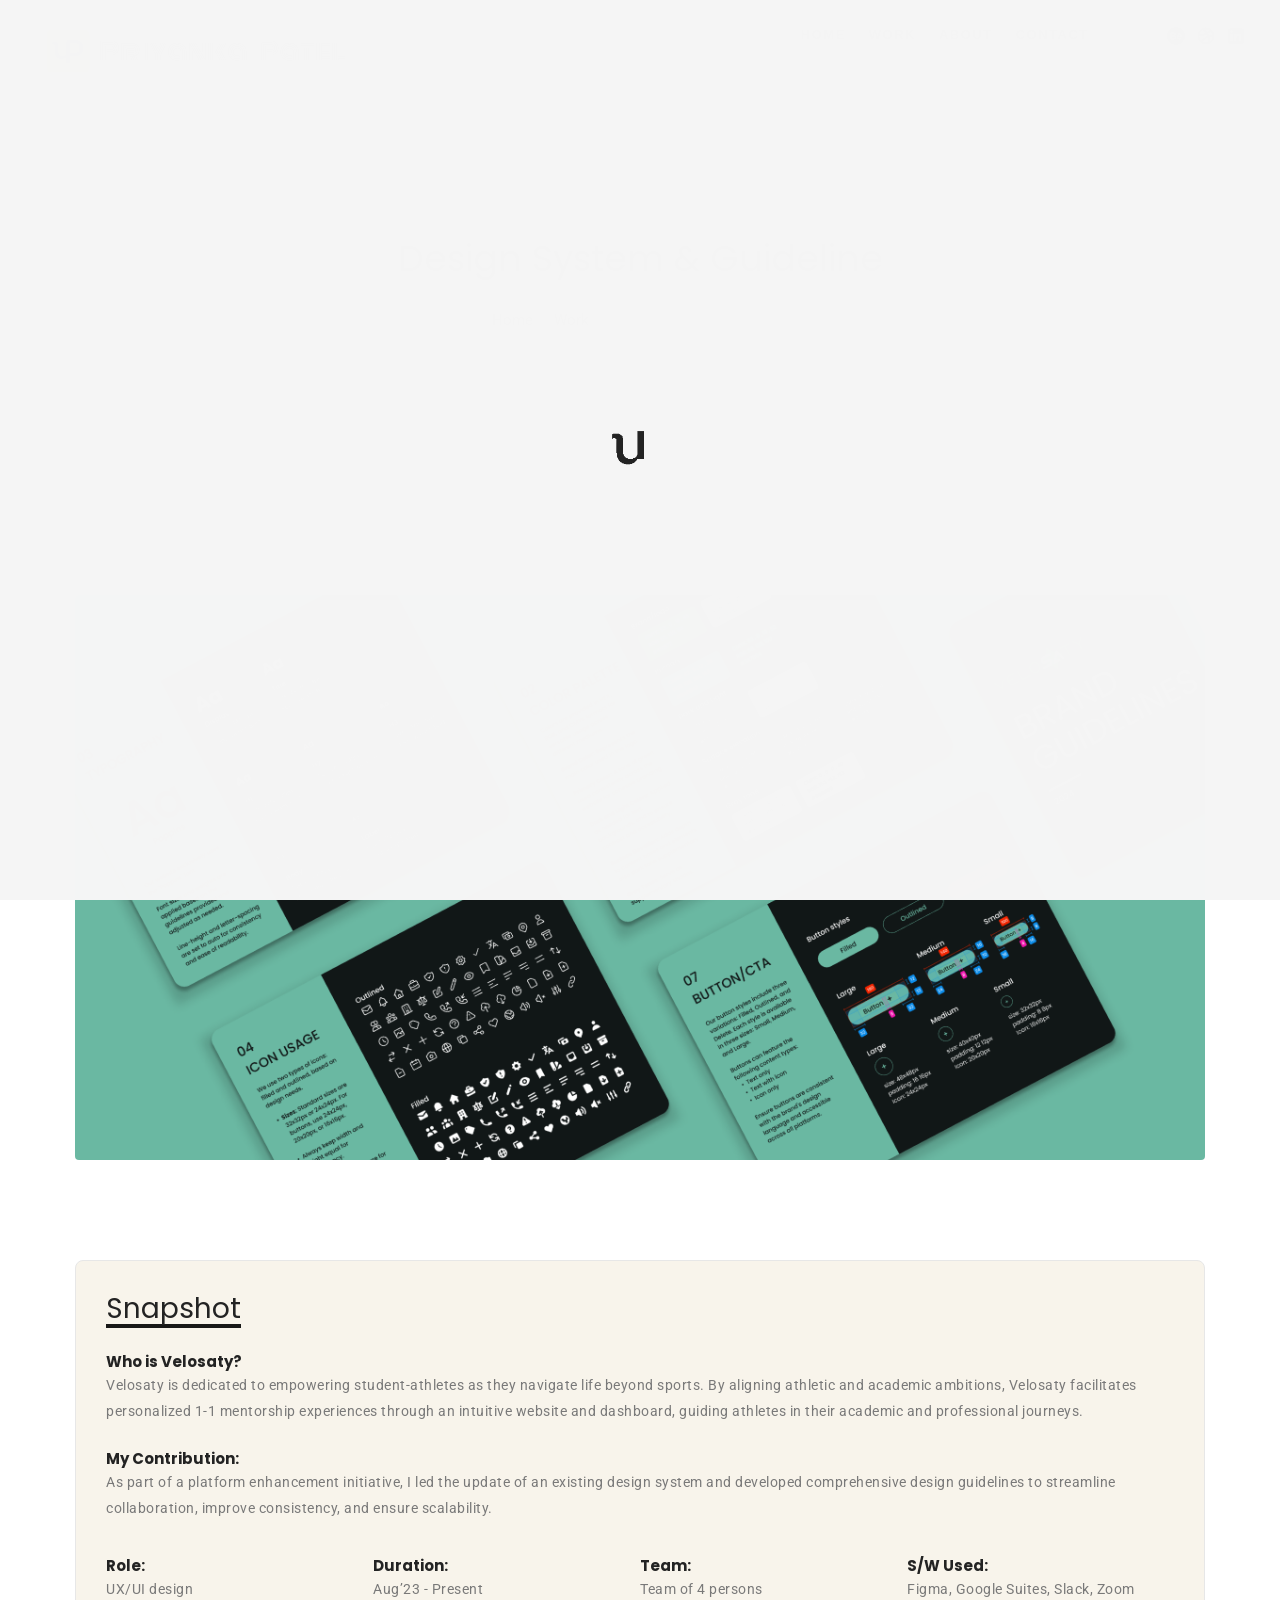
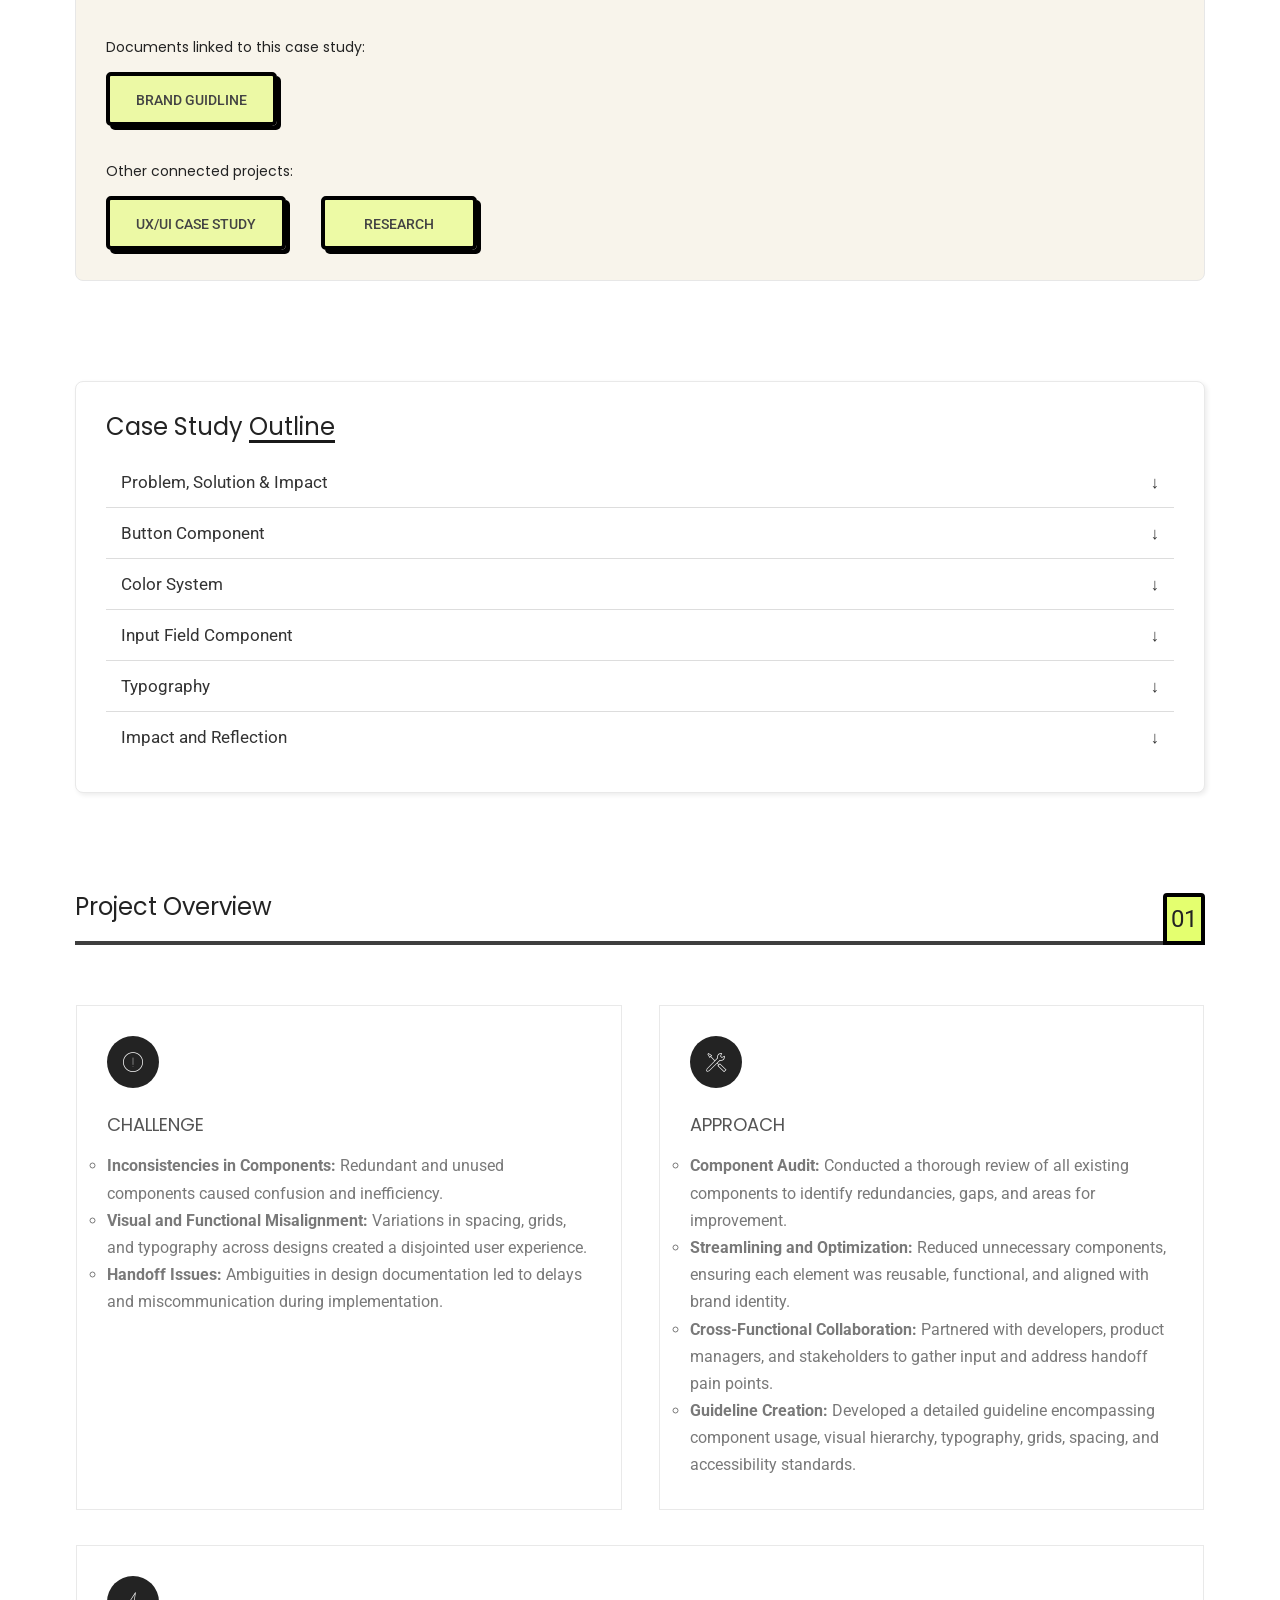
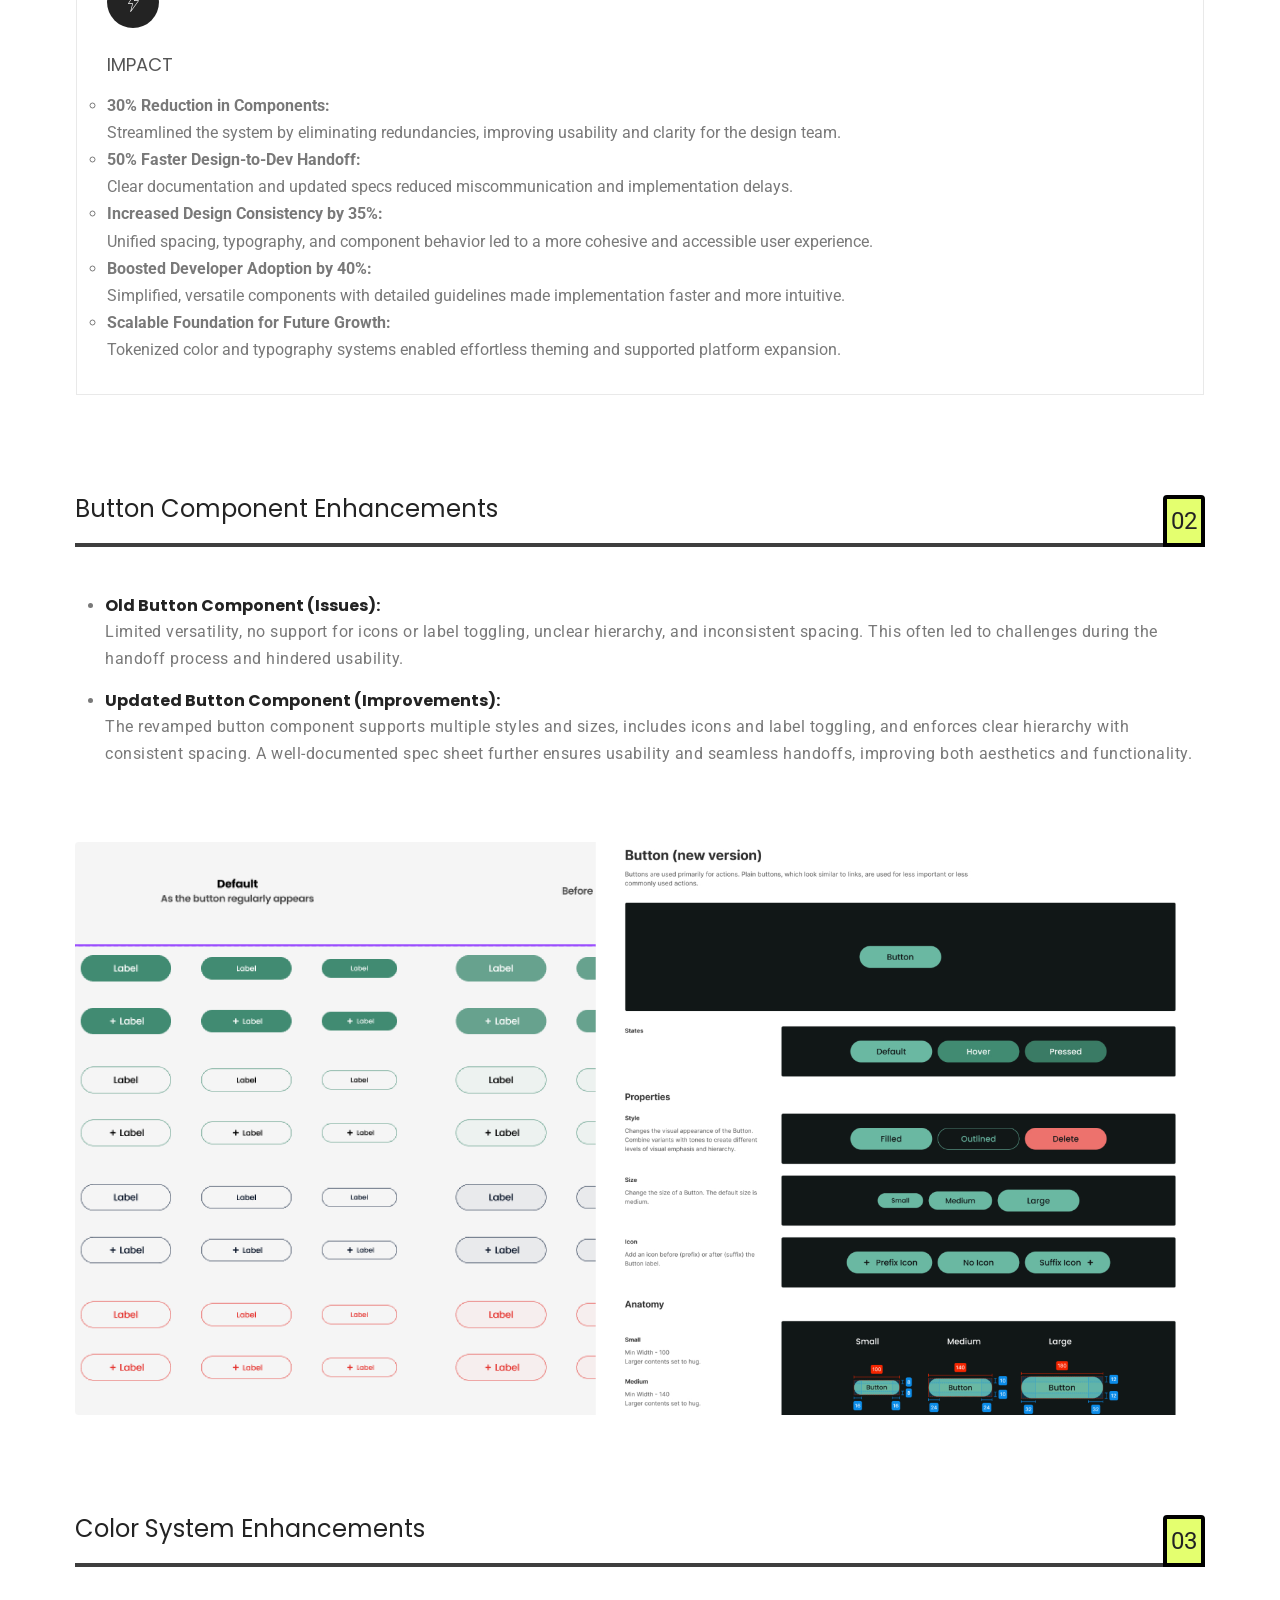
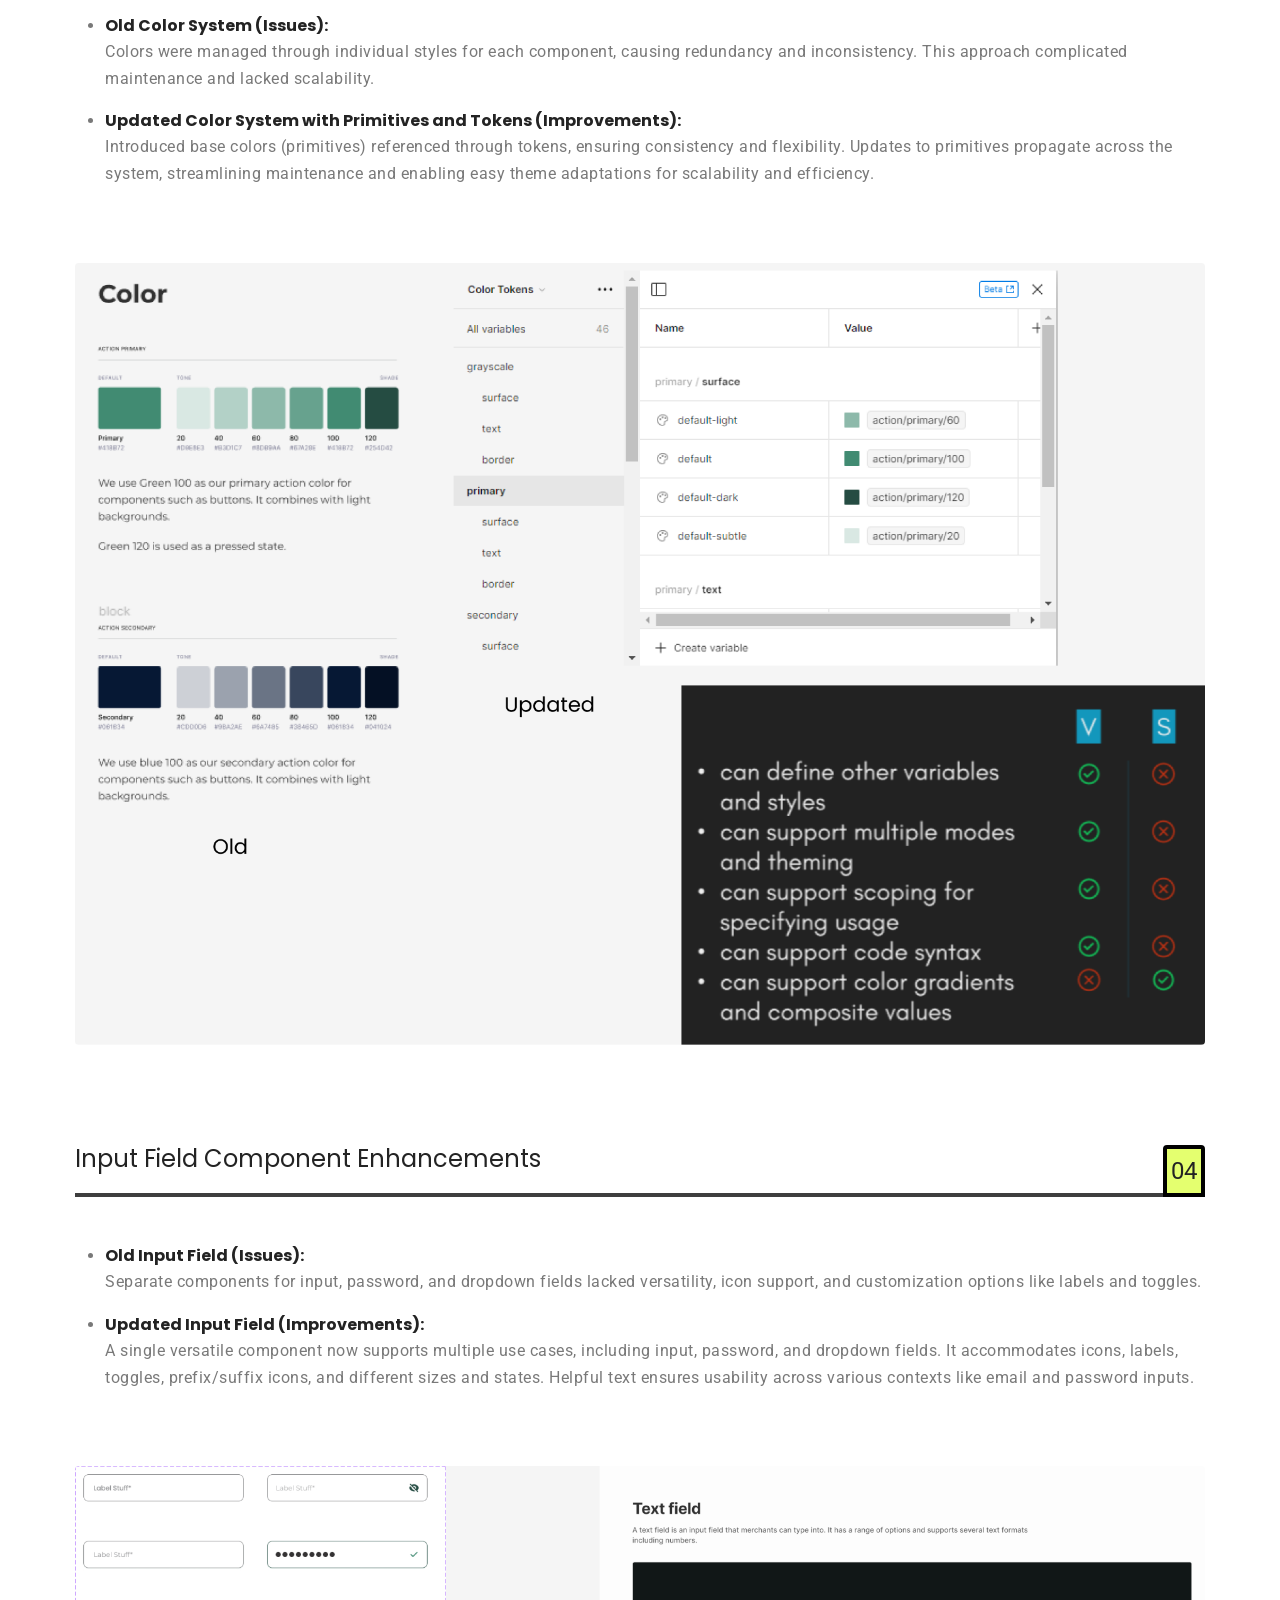
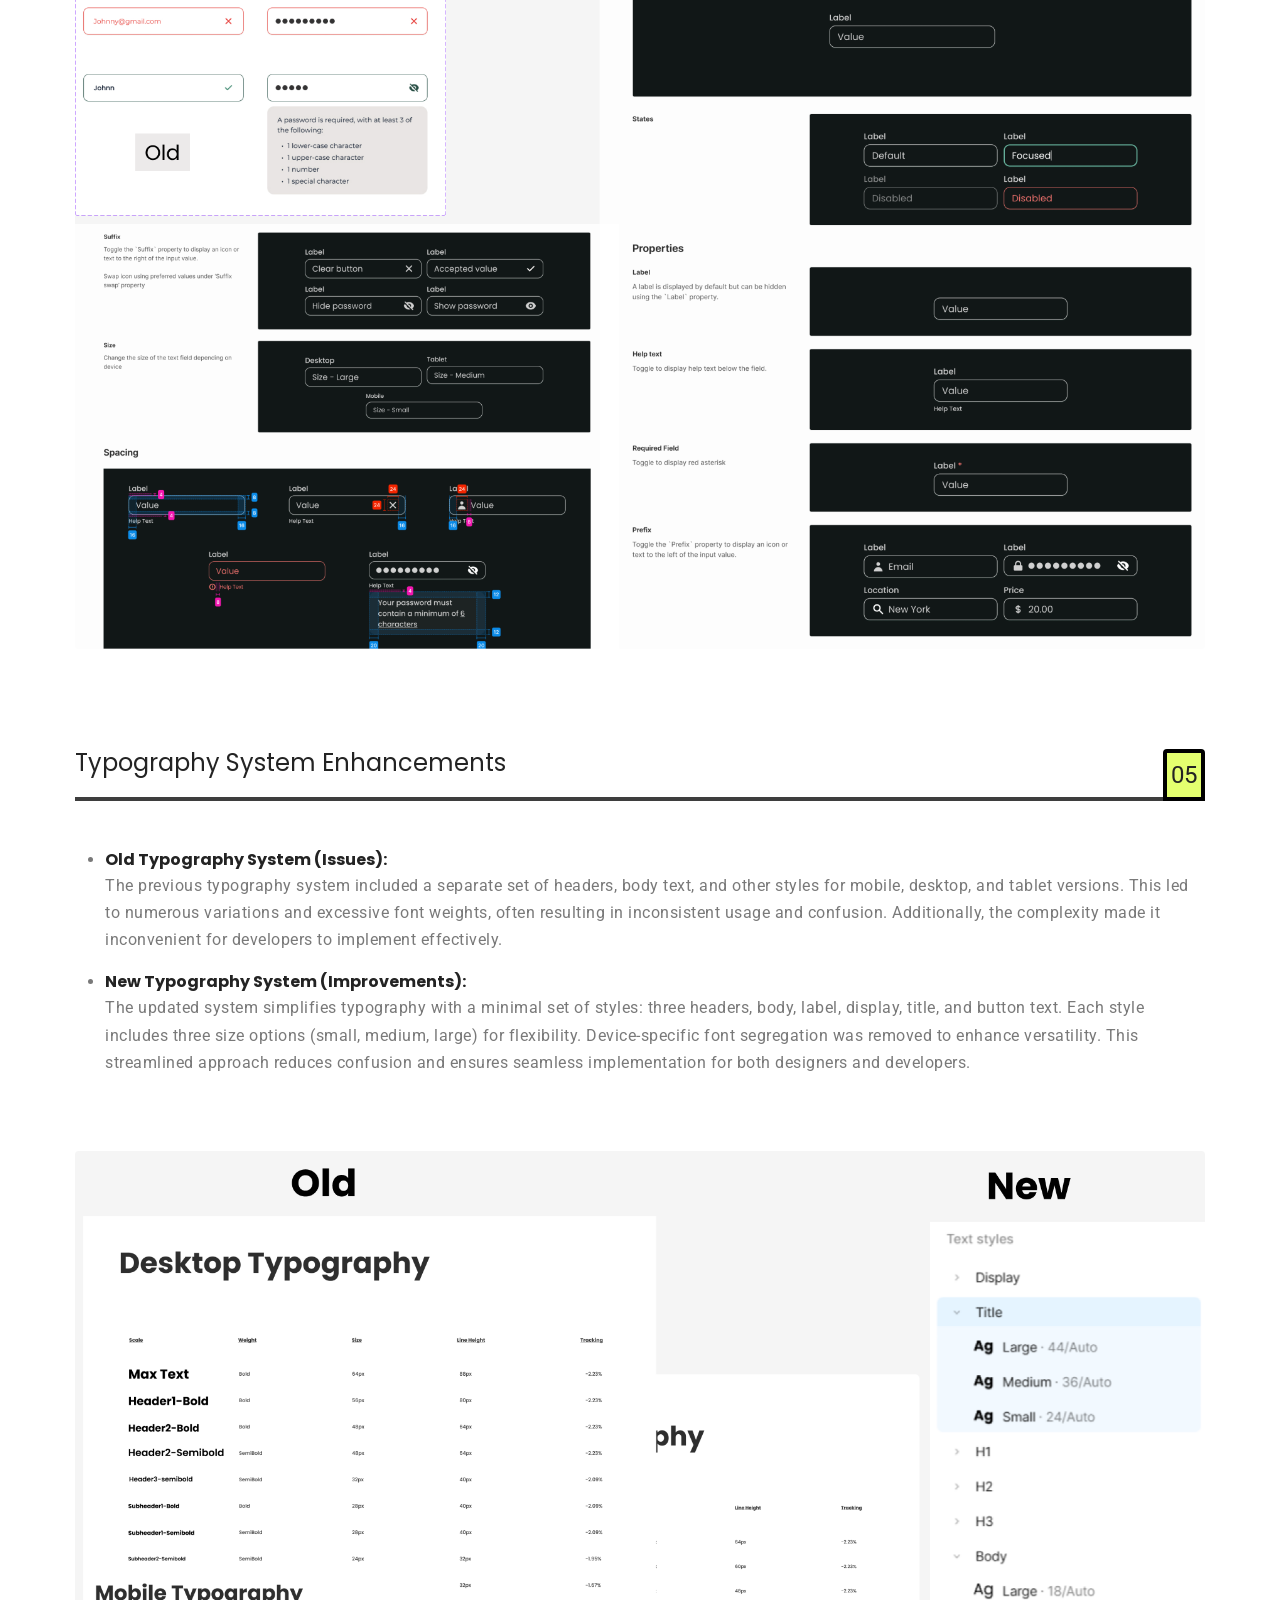
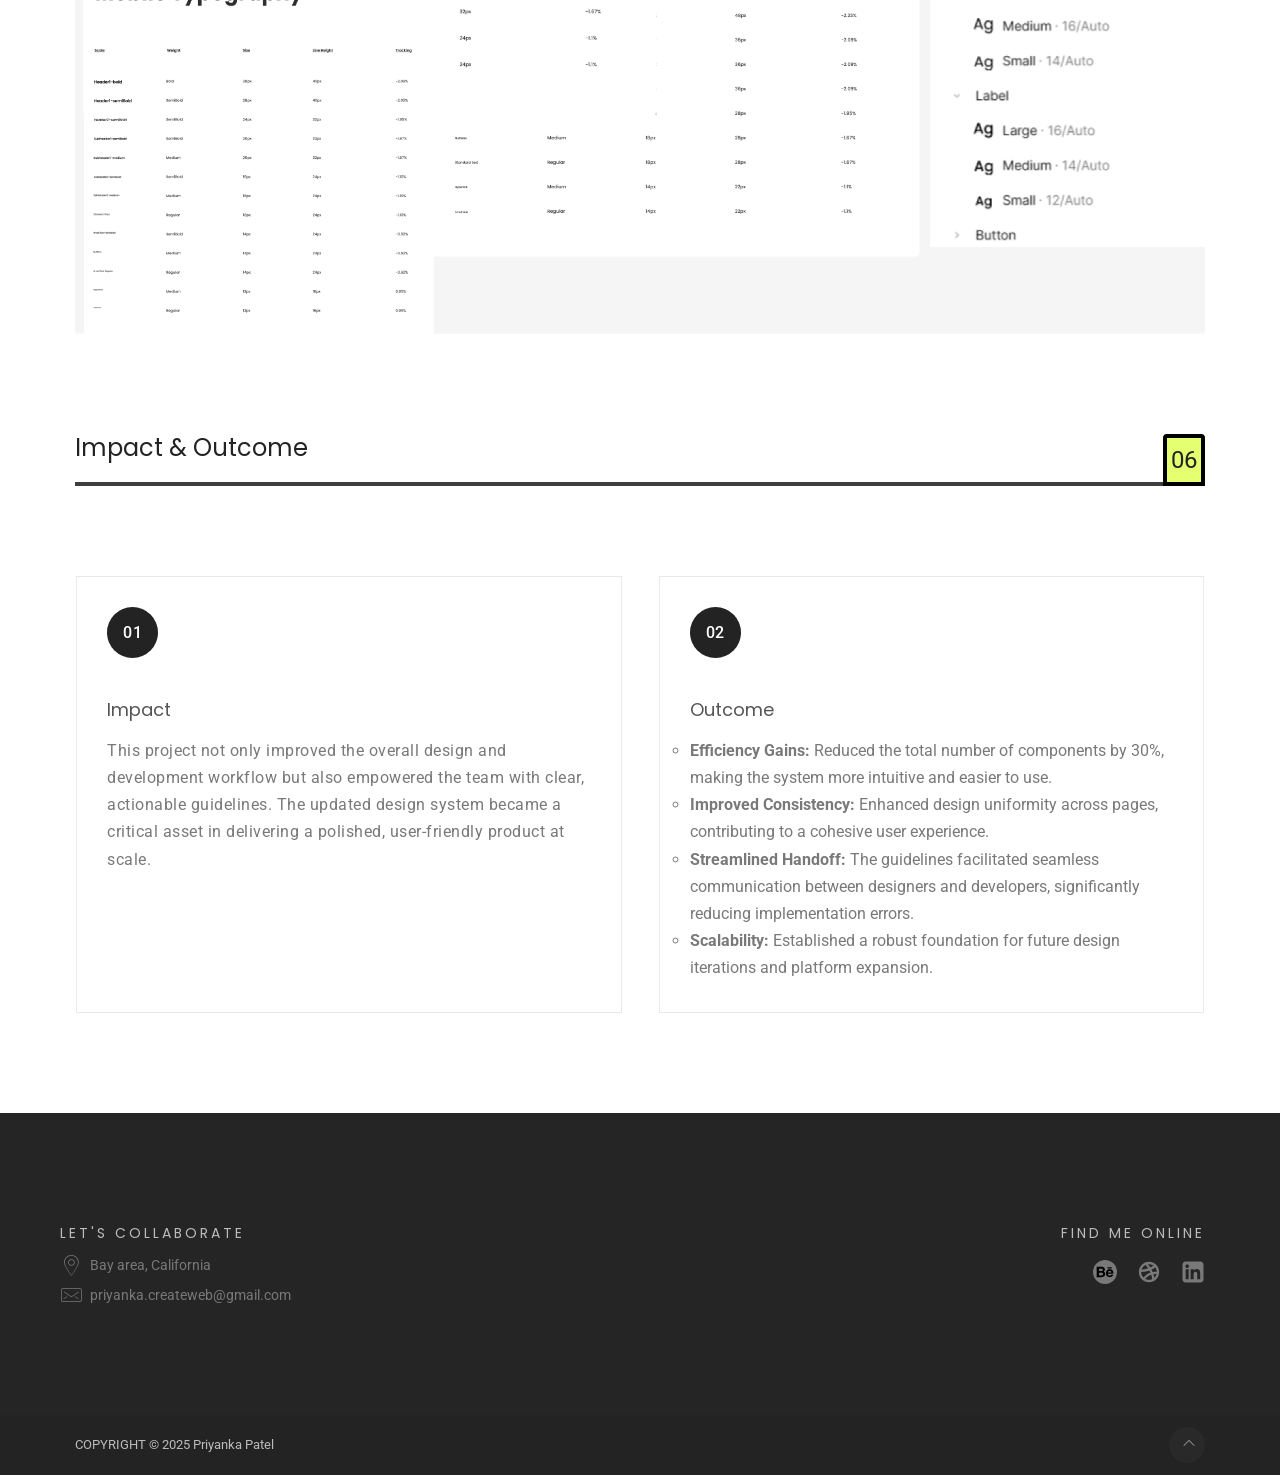
<file: design-system.html>
<!DOCTYPE html>
<html lang="en">
  <head>
    <!-- Meta Character Set -->
    <meta charset="utf-8" />
    <title>Design System</title>

    <!-- Responsive Meta Tag -->
    <meta http-equiv="X-UA-Compatible" content="IE=edge" />
    <meta name="viewport" content="width=device-width, initial-scale=1" />

    <!-- Meta Description -->
    <meta name="description" content="Priyanka - Design Portfolio" />
    <meta
      name="keywords"
      content="responsive, creative, resume, html5, css3, personal, onepage personal"
    />
    <meta name="author" content="portfolio" />

    <!-- Favicon -->
    <link
      rel="shortcut icon"
      href="images/logos/favicon.png"
      type="image/x-icon"
    />

    <!-- Vendor CSS -->
    <link
      rel="stylesheet"
      type="text/css"
      href="vendor/uikit/css/uikit.min.css"
    />
    <link
      rel="stylesheet"
      type="text/css"
      href="vendor/uikit/css/components/slidenav.min.css"
    />

    <!-- Main CSS -->
    <link rel="stylesheet" type="text/css" href="css/style.css" />

    <!-- Line Icon -->
    <link rel="stylesheet" type="text/css" href="css/linea.css" />

    <!--[if lt IE 9]>
      <script src="https://oss.maxcdn.com/html5shiv/3.7.2/html5shiv.min.js"></script>
      <script src="https://oss.maxcdn.com/respond/1.4.2/respond.min.js"></script>
    <![endif]-->
  </head>
  <!-- Google tag (gtag.js) -->
  <script
    async
    src="https://www.googletagmanager.com/gtag/js?id=G-V82M1TR5L3"
  ></script>
  <script>
    window.dataLayer = window.dataLayer || [];
    function gtag() {
      dataLayer.push(arguments);
    }
    gtag("js", new Date());

    gtag("config", "G-V82M1TR5L3");
  </script>
  <body class="home-light">
    <!-- Loading Start -->
    <div id="tc-loader" class="tc-loader">
      <div class="load-inner">
        <img src="images/loading.gif" />
      </div>
    </div>
    <!-- Loading End -->

    <!-- Header Start -->
    <header class="tc-header header-style1 uk-clearfix" id="tc-header">
      <div
        class="tc-top-block"
        data-uk-sticky="{top:-400, animation: 'uk-animation-slide-top'}"
      >
        <div class="uk-container-header uk-container uk-container-center">
          <div class="nav-outter">
            <div class="nav-item1">
              <div class="tc-logo uk-hidden-small">
                <a href="index.html">
                  <img class="logo" src="images/logos/logo.svg" alt="logo" />
                </a>
              </div>
              <!--mobile socials-->
              <div class="mob-socials">
                <ul>
                  <li>
                    <a
                      href="https://www.behance.net/priyanka_createweb"
                      target="_blank"
                      ><img
                        src="images/socials/behance.svg"
                        alt="behance link icon"
                    /></a>
                  </li>
                  <li>
                    <a
                      href="https://dribbble.com/Priyanka_createweb"
                      target="_blank"
                      ><img
                        src="images/socials/dribbble.svg"
                        alt="dribbble link icon"
                    /></a>
                  </li>
                  <li>
                    <a
                      href="https://www.linkedin.com/in/priyankaapateldesigner/"
                      target="_blank"
                      ><img
                        src="images/socials/linkedin.svg"
                        alt="linkedin link icon"
                    /></a>
                  </li>
                </ul>
              </div>
            </div>
            <div class="nav-item2">
              <nav class="uk-navbar tc-navbar">
                <ul class="uk-navbar-nav uk-hidden-small">
                  <li>
                    <a href="index.html">Home</a>
                  </li>
                  <li>
                    <a href="portfolio.html">Work</a>
                  </li>
                  <li>
                    <a href="about.html">About</a>
                  </li>
                  <li>
                    <a href="contact.html">Contact</a>
                  </li>
                </ul>
                <a
                  href="#tc-offcanvas"
                  class="uk-navbar-toggle uk-visible-small tc-off-toggle"
                  data-uk-offcanvas="{mode:'slide'}"
                ></a>
                <div class="uk-navbar-content tc-logo uk-visible-small">
                  <a href="index.html">
                    <img class="logo-sm" src="images/logos/logo-sm.svg"
                  /></a>
                </div>
              </nav>
            </div>
            <div class="nav-item3">
              <div class="nav-socials">
                <ul class="uk-grid uk-float-right">
                  <li>
                    <a
                      href="https://www.behance.net/priyanka_createweb"
                      target="_blank"
                      ><img
                        src="images/socials/behance.svg"
                        alt="behance icon link"
                    /></a>
                  </li>
                  <li>
                    <a
                      href="https://dribbble.com/Priyanka_createweb"
                      target="_blank"
                      ><img
                        src="images/socials/dribbble.svg"
                        alt="dribbble icon link"
                    /></a>
                  </li>
                  <li>
                    <a
                      href="https://www.linkedin.com/in/priyankaapateldesigner/"
                      target="_blank"
                      ><img
                        src="images/socials/linkedin.svg"
                        alt="linkedin icon link"
                    /></a>
                  </li>
                </ul>
              </div>
            </div>
          </div>
        </div>
      </div>
    </header>
    <!-- Header End -->

    <!-- Masthead Start -->
    <div class="tc-masthead sec-color">
      <div class="uk-container-center uk-container">
        <h1 class="head-title">Design System & Guideline</h1>
        <ul class="tc-breadcrumb">
          <li><a href="index.html">Home</a></li>
          <li><a href="portfolio.html">Work</a></li>
          <li><span>Design System & Guideline</span></li>
        </ul>
      </div>
    </div>
    <!-- Masthead End -->

    <!-- Main Start -->
    <main class="tc-main" id="tc-main">
      <div class="tc-portfolio-single">
        <div class="uk-container uk-container-center">
          <div class="uk-grid" data-uk-grid-margin="">
            <div class="uk-width-medium-1">
              <a
                href="docs/brand-guidline.pdf"
                target="_blank"
                class="post-img"
              >
                <img
                  src="images/portfolio/velosaty/ds.png"
                  alt="brand guide and design system"
                />
              </a>
            </div>
          </div>

          <div class="uk-grid snapshot sec-color mt100" data-uk-grid-margin="">
            <div class="uk-width-medium-1">
              <div class="ps-info">
                <h3 class="ps-title">
                  <span class="half-highlight">Snapshot</span>
                </h3>
                <div class="ps-extra-fild">
                  <div class="ps-fild-item">
                    <h5>Who is Velosaty?</h5>
                    <p>
                      Velosaty is dedicated to empowering student-athletes as
                      they navigate life beyond sports. By aligning athletic and
                      academic ambitions, Velosaty facilitates personalized 1-1
                      mentorship experiences through an intuitive website and
                      dashboard, guiding athletes in their academic and
                      professional journeys.
                    </p>
                  </div>
                  <div class="ps-fild-item">
                    <h5>My Contribution:</h5>
                    <p>
                      As part of a platform enhancement initiative, I led the
                      update of an existing design system and developed
                      comprehensive design guidelines to streamline
                      collaboration, improve consistency, and ensure
                      scalability.
                    </p>
                  </div>
                </div>
              </div>
            </div>
            <div class="uk-width-medium-1-4 ps-extra-fild-item">
              <h5>Role:</h5>
              <p>UX/UI design</p>
            </div>
            <div class="uk-width-medium-1-4 ps-extra-fild-item">
              <h5>Duration:</h5>
              <p>Aug’23 - Present</p>
            </div>
            <div class="uk-width-medium-1-4 ps-extra-fild-item ps-tags">
              <h5>Team:</h5>
              <p>Team of 4 persons</p>
            </div>
            <div class="uk-width-medium-1-4 ps-extra-fild-item">
              <h5>S/W Used:</h5>
              <p>Figma, Google Suites, Slack, Zoom</p>
            </div>
            <div class="uk-width-medium-1">
              <h5>Documents linked to this case study:</h5>
              <div class="uk-grid mt10">
                <div>
                  <a
                    href="docs/brand-guidline.pdf"
                    class="readon pill"
                    target="_blank"
                    >Brand Guidline</a
                  >
                </div>
              </div>
            </div>
            <div class="uk-width-medium-1-2">
              <h5>Other connected projects:</h5>
              <div class="uk-grid mt10">
                <div>
                  <a href="velosaty.html" class="readon pill" target="_blank"
                    >UX/UI Case Study</a
                  >
                </div>
                <div>
                  <a href="mentorship.html" class="readon pill" target="_blank"
                    >Research</a
                  >
                </div>
              </div>
            </div>
          </div>
          <!-- Case Study Overview -->
          <div id="case-study-overview" class="index-container mt100">
            <h2>Case Study <span class="half-highlight">Outline</span></h2>
            <div class="index">
              <a href="#problem"
                ><span>Problem, Solution & Impact</span> <span>↓</span></a
              >
              <a href="#button"><span>Button Component</span> <span>↓</span></a>
              <a href="#color"><span>Color System</span> <span>↓</span></a>
              <a href="#input"
                ><span>Input Field Component</span> <span>↓</span></a
              >
              <a href="#typo"><span>Typography</span> <span>↓</span></a>
              <a href="#impact"
                ><span>Impact and Reflection</span> <span>↓</span></a
              >
            </div>
          </div>
          <!--1-->
          <div id="problem" class="pf-info">
            <div class="bs-title">
              <h3>Project Overview</h3>
              <span class="title-number">01</span>
            </div>
            <div class="uk-slider-container mt60">
              <ul
                class="uk-slider uk-grid uk-grid-width-large-1-2 uk-grid-width-medium-1 extra-space"
              >
                <li>
                  <div class="services-item">
                    <i class="li li-exclamation"></i>
                    <h3>CHALLENGE</h3>
                    <ul class="no-space">
                      <li>
                        <b>Inconsistencies in Components:</b> Redundant and
                        unused components caused confusion and inefficiency.
                      </li>
                      <li>
                        <b>Visual and Functional Misalignment:</b> Variations in
                        spacing, grids, and typography across designs created a
                        disjointed user experience.
                      </li>
                      <li>
                        <b>Handoff Issues:</b> Ambiguities in design
                        documentation led to delays and miscommunication during
                        implementation.
                      </li>
                    </ul>
                  </div>
                </li>
                <li>
                  <div class="services-item">
                    <i class="li li-settings"></i>
                    <h3>APPROACH</h3>
                    <ul class="no-space">
                      <li>
                        <b>Component Audit:</b> Conducted a thorough review of
                        all existing components to identify redundancies, gaps,
                        and areas for improvement.
                      </li>
                      <li>
                        <b>Streamlining and Optimization:</b> Reduced
                        unnecessary components, ensuring each element was
                        reusable, functional, and aligned with brand identity.
                      </li>
                      <li>
                        <b>Cross-Functional Collaboration:</b> Partnered with
                        developers, product managers, and stakeholders to gather
                        input and address handoff pain points.
                      </li>
                      <li>
                        <b>Guideline Creation:</b> Developed a detailed
                        guideline encompassing component usage, visual
                        hierarchy, typography, grids, spacing, and accessibility
                        standards.
                      </li>
                    </ul>
                  </div>
                </li>
              </ul>
              <ul
                class="uk-slider uk-grid uk-grid-width-large-1 uk-grid-width-medium-1 extra-space"
              >
                <li>
                  <div class="services-item">
                    <i class="li li-lightning"></i>
                    <h3>IMPACT</h3>
                    <ul>
                      <li>
                        <b>30% Reduction in Components:</b> <br />Streamlined
                        the system by eliminating redundancies, improving
                        usability and clarity for the design team.
                      </li>
                      <li>
                        <b>50% Faster Design-to-Dev Handoff:</b><br />
                        Clear documentation and updated specs reduced
                        miscommunication and implementation delays.
                      </li>
                      <li>
                        <b>Increased Design Consistency by 35%:</b><br />
                        Unified spacing, typography, and component behavior led
                        to a more cohesive and accessible user experience.
                      </li>
                      <li>
                        <b>Boosted Developer Adoption by 40%:</b><br />
                        Simplified, versatile components with detailed
                        guidelines made implementation faster and more
                        intuitive.
                      </li>
                      <li>
                        <b>Scalable Foundation for Future Growth:</b><br />
                        Tokenized color and typography systems enabled
                        effortless theming and supported platform expansion.
                      </li>
                    </ul>
                  </div>
                </li>
              </ul>
            </div>
          </div>
          <!--2-->
          <div id="button" class="pf-info">
            <div class="bs-title">
              <h3>Button Component Enhancements</h3>
              <span class="title-number">02</span>
            </div>

            <div class="mt30 new-bullet">
              <ul>
                <li>
                  <h5>Old Button Component (Issues):</h5>
                  <p>
                    Limited versatility, no support for icons or label toggling,
                    unclear hierarchy, and inconsistent spacing. This often led
                    to challenges during the handoff process and hindered
                    usability.
                  </p>
                </li>
                <li>
                  <h5>Updated Button Component (Improvements):</h5>
                  <p>
                    The revamped button component supports multiple styles and
                    sizes, includes icons and label toggling, and enforces clear
                    hierarchy with consistent spacing. A well-documented spec
                    sheet further ensures usability and seamless handoffs,
                    improving both aesthetics and functionality.
                  </p>
                </li>
              </ul>
            </div>
            <div class="uk-grid" data-uk-grid-margin="">
              <div class="uk-width-medium-1 mt30">
                <img
                  src="images/portfolio/velosaty/vel-7.png"
                  alt="button component"
                />
              </div>
            </div>
          </div>
          <!--3-->
          <div id="color" class="pf-info">
            <div class="bs-title">
              <h3>Color System Enhancements</h3>
              <span class="title-number">03</span>
            </div>

            <div class="mt30 new-bullet">
              <ul>
                <li>
                  <h5>Old Color System (Issues):</h5>
                  <p>
                    Colors were managed through individual styles for each
                    component, causing redundancy and inconsistency. This
                    approach complicated maintenance and lacked scalability.
                  </p>
                </li>
                <li>
                  <h5>
                    Updated Color System with Primitives and Tokens
                    (Improvements):
                  </h5>
                  <p>
                    Introduced base colors (primitives) referenced through
                    tokens, ensuring consistency and flexibility. Updates to
                    primitives propagate across the system, streamlining
                    maintenance and enabling easy theme adaptations for
                    scalability and efficiency.
                  </p>
                </li>
              </ul>
            </div>
            <div class="uk-grid" data-uk-grid-margin="">
              <div class="uk-width-medium-1 mt30">
                <img
                  src="images/portfolio/velosaty/vel-8.png"
                  alt="color system"
                />
              </div>
            </div>
          </div>
          <!--4-->
          <div id="input" class="pf-info">
            <div class="bs-title">
              <h3>Input Field Component Enhancements</h3>
              <span class="title-number">04</span>
            </div>

            <div class="mt30 new-bullet">
              <ul>
                <li>
                  <h5>Old Input Field (Issues):</h5>
                  <p>
                    Separate components for input, password, and dropdown fields
                    lacked versatility, icon support, and customization options
                    like labels and toggles.
                  </p>
                </li>
                <li>
                  <h5>Updated Input Field (Improvements):</h5>
                  <p>
                    A single versatile component now supports multiple use
                    cases, including input, password, and dropdown fields. It
                    accommodates icons, labels, toggles, prefix/suffix icons,
                    and different sizes and states. Helpful text ensures
                    usability across various contexts like email and password
                    inputs.
                  </p>
                </li>
              </ul>
            </div>
            <div class="uk-grid" data-uk-grid-margin="">
              <div class="uk-width-medium-1 mt30">
                <img
                  src="images/portfolio/velosaty/vel-9.png"
                  alt="Input field component"
                />
              </div>
            </div>
          </div>
          <!--5-->
          <div id="typo" class="pf-info">
            <div class="bs-title">
              <h3>Typography System Enhancements</h3>
              <span class="title-number">05</span>
            </div>

            <div class="mt30 new-bullet">
              <ul>
                <li>
                  <h5>Old Typography System (Issues):</h5>
                  <p>
                    The previous typography system included a separate set of
                    headers, body text, and other styles for mobile, desktop,
                    and tablet versions. This led to numerous variations and
                    excessive font weights, often resulting in inconsistent
                    usage and confusion. Additionally, the complexity made it
                    inconvenient for developers to implement effectively.
                  </p>
                </li>
                <li>
                  <h5>New Typography System (Improvements):</h5>
                  <p>
                    The updated system simplifies typography with a minimal set
                    of styles: three headers, body, label, display, title, and
                    button text. Each style includes three size options (small,
                    medium, large) for flexibility. Device-specific font
                    segregation was removed to enhance versatility. This
                    streamlined approach reduces confusion and ensures seamless
                    implementation for both designers and developers.
                  </p>
                </li>
              </ul>
            </div>
            <div class="uk-grid" data-uk-grid-margin="">
              <div class="uk-width-medium-1 mt30">
                <img
                  src="images/portfolio/velosaty/vel-10.png"
                  alt="Typography system"
                />
              </div>
            </div>
          </div>

          <!--6-->
          <div id="impact" class="pf-info">
            <div class="bs-title">
              <h3>Impact & Outcome</h3>
              <span class="title-number">06</span>
            </div>
            <div class="uk-slider-container mt60 row">
              <ul
                class="uk-slider uk-grid uk-grid-width-large-1-2 uk-grid-width-medium-1"
              >
                <li class="mt30">
                  <div class="services-item">
                    <p class="circle-num">01</p>
                    <h3>Impact</h3>
                    <p>
                      This project not only improved the overall design and
                      development workflow but also empowered the team with
                      clear, actionable guidelines. The updated design system
                      became a critical asset in delivering a polished,
                      user-friendly product at scale.
                    </p>
                  </div>
                </li>
                <li class="mt30">
                  <div class="services-item">
                    <p class="circle-num">02</p>
                    <h3>Outcome</h3>
                    <ul>
                      <li>
                        <b>Efficiency Gains:</b> Reduced the total number of
                        components by 30%, making the system more intuitive and
                        easier to use.
                      </li>
                      <li>
                        <b>Improved Consistency:</b> Enhanced design uniformity
                        across pages, contributing to a cohesive user
                        experience.
                      </li>
                      <li>
                        <b>Streamlined Handoff:</b> The guidelines facilitated
                        seamless communication between designers and developers,
                        significantly reducing implementation errors.
                      </li>
                      <li>
                        <b>Scalability:</b> Established a robust foundation for
                        future design iterations and platform expansion.
                      </li>
                    </ul>
                  </div>
                </li>
              </ul>
            </div>
          </div>
        </div>
      </div>
    </main>
    <!-- Main End -->

    <!-- Footer Start -->
    <section class="tc-contact sec-spacer footer" id="tc-contact">
      <div class="uk-container uk-container-center">
        <div class="uk-grid" data-uk-grid-margin="">
          <div class="uk-width-medium-1-2 uk-width-small-6-10">
            <div class="tc-heading">
              <h3>LET'S COLLABORATE</h3>
              <div class="contact-info uk-animation-hover">
                <div class="contact-outter">
                  <i class="li li-map-pointer uk-animation-scale"></i> Bay area,
                  California
                </div>
              </div>
              <div class="contact-info uk-animation-hover">
                <div class="contact-outter email-container">
                  <i class="li li-mail-envelope uk-animation-scale"></i>
                  <a
                    href="javascript:void(0);"
                    onclick="copyToClipboard('priyanka.createweb@gmail.com')"
                    >priyanka.createweb@gmail.com</a
                  ><span class="tooltip"></span>
                </div>
              </div>
            </div>
          </div>
          <div class="uk-width-medium-1-2 uk-width-small-4-10 uk-text-right">
            <div class="tc-heading">
              <h3>FIND ME ONLINE</h3>
              <ul class="uk-grid uk-float-right">
                <li>
                  <a
                    href="https://www.behance.net/priyanka_createweb"
                    target="_blank"
                    ><img
                      src="images/socials/behance-white.svg"
                      alt="behance icon link"
                  /></a>
                </li>
                <li>
                  <a
                    href="https://dribbble.com/Priyanka_createweb"
                    target="_blank"
                    ><img
                      src="images/socials/dribbble-white.svg"
                      alt="dribbble icon link"
                  /></a>
                </li>
                <li>
                  <a
                    href="https://www.linkedin.com/in/priyankaapateldesigner/"
                    target="_blank"
                    ><img
                      src="images/socials/linkedin-white.svg"
                      alt="linkedin icon link"
                  /></a>
                </li>
              </ul>
            </div>
          </div>
        </div>
      </div>
    </section>
    <button
      id="scrollToContentsBtn"
      class="scroll-top"
      onclick="scrollToContents()"
    >
      <img src="images/list-icon.svg" />
    </button>
    <footer class="tc-footer" id="tc-footer">
      <div class="uk-container uk-container-center">
        <div class="uk-grid pt20 pb20">
          <div class="copyright uk-width-medium-1-2 uk-width-small-6-10">
            COPYRIGHT © 2025 Priyanka Patel
          </div>
          <div class="uk-width-medium-1-2 uk-width-small-4-10 relative">
            <!-- Created by Priyanka Patel -->
            <a
              href="#tc-header"
              class="tc-totopscroll"
              title="Go Top"
              data-uk-smooth-scroll
              ><i class="li li-arrows-up"></i
            ></a>
          </div>
        </div>
      </div>
    </footer>
    <!-- Footer End -->

    <!-- Start Offcanvas -->
    <div id="tc-offcanvas" class="uk-offcanvas">
      <div class="uk-offcanvas-bar uk-offcanvas-bar-flip">
        <ul class="uk-nav uk-nav-offcanvas" data-uk-nav="">
          <li>
            <a href="index.html">Home</a>
          </li>
          <li>
            <a href="portfolio.html">Work</a>
          </li>
          <li>
            <a href="about.html">About</a>
          </li>
          <li>
            <a href="contact.html">Contact</a>
          </li>
        </ul>
      </div>
    </div>
    <!-- End Offcanvas -->

    <!-- email copy clipboard js -->
    <script>
      function copyToClipboard(text) {
        navigator.clipboard.writeText(text).then(() => {
          const tooltip = document.querySelector(".email-container .tooltip");
          tooltip.textContent = `Copied to clipboard!`;
          tooltip.classList.add("show");

          // Remove the tooltip after a short delay
          setTimeout(() => {
            tooltip.classList.remove("show");
          }, 2000);
        });
      }
    </script>
    <script>
      // Show/hide scroll to contents button
      window.onscroll = function () {
        let btn = document.getElementById("scrollToContentsBtn");
        if (
          document.body.scrollTop > 100 ||
          document.documentElement.scrollTop > 100
        ) {
          btn.style.display = "block";
        } else {
          btn.style.display = "none";
        }
      };

      // Scroll to case study contents function
      function scrollToContents() {
        document
          .getElementById("case-study-overview")
          .scrollIntoView({ behavior: "smooth" });
      }
    </script>

    <!-- Jquery js -->
    <script src="js/jquery.min.js"></script>

    <!-- Vendor js -->
    <script src="vendor/uikit/js/uikit.min.js"></script>
    <script src="vendor/uikit/js/components/lightbox.min.js"></script>

    <!-- Scripts Js -->
    <script src="js/scripts.js"></script>
  </body>
</html>
</file>
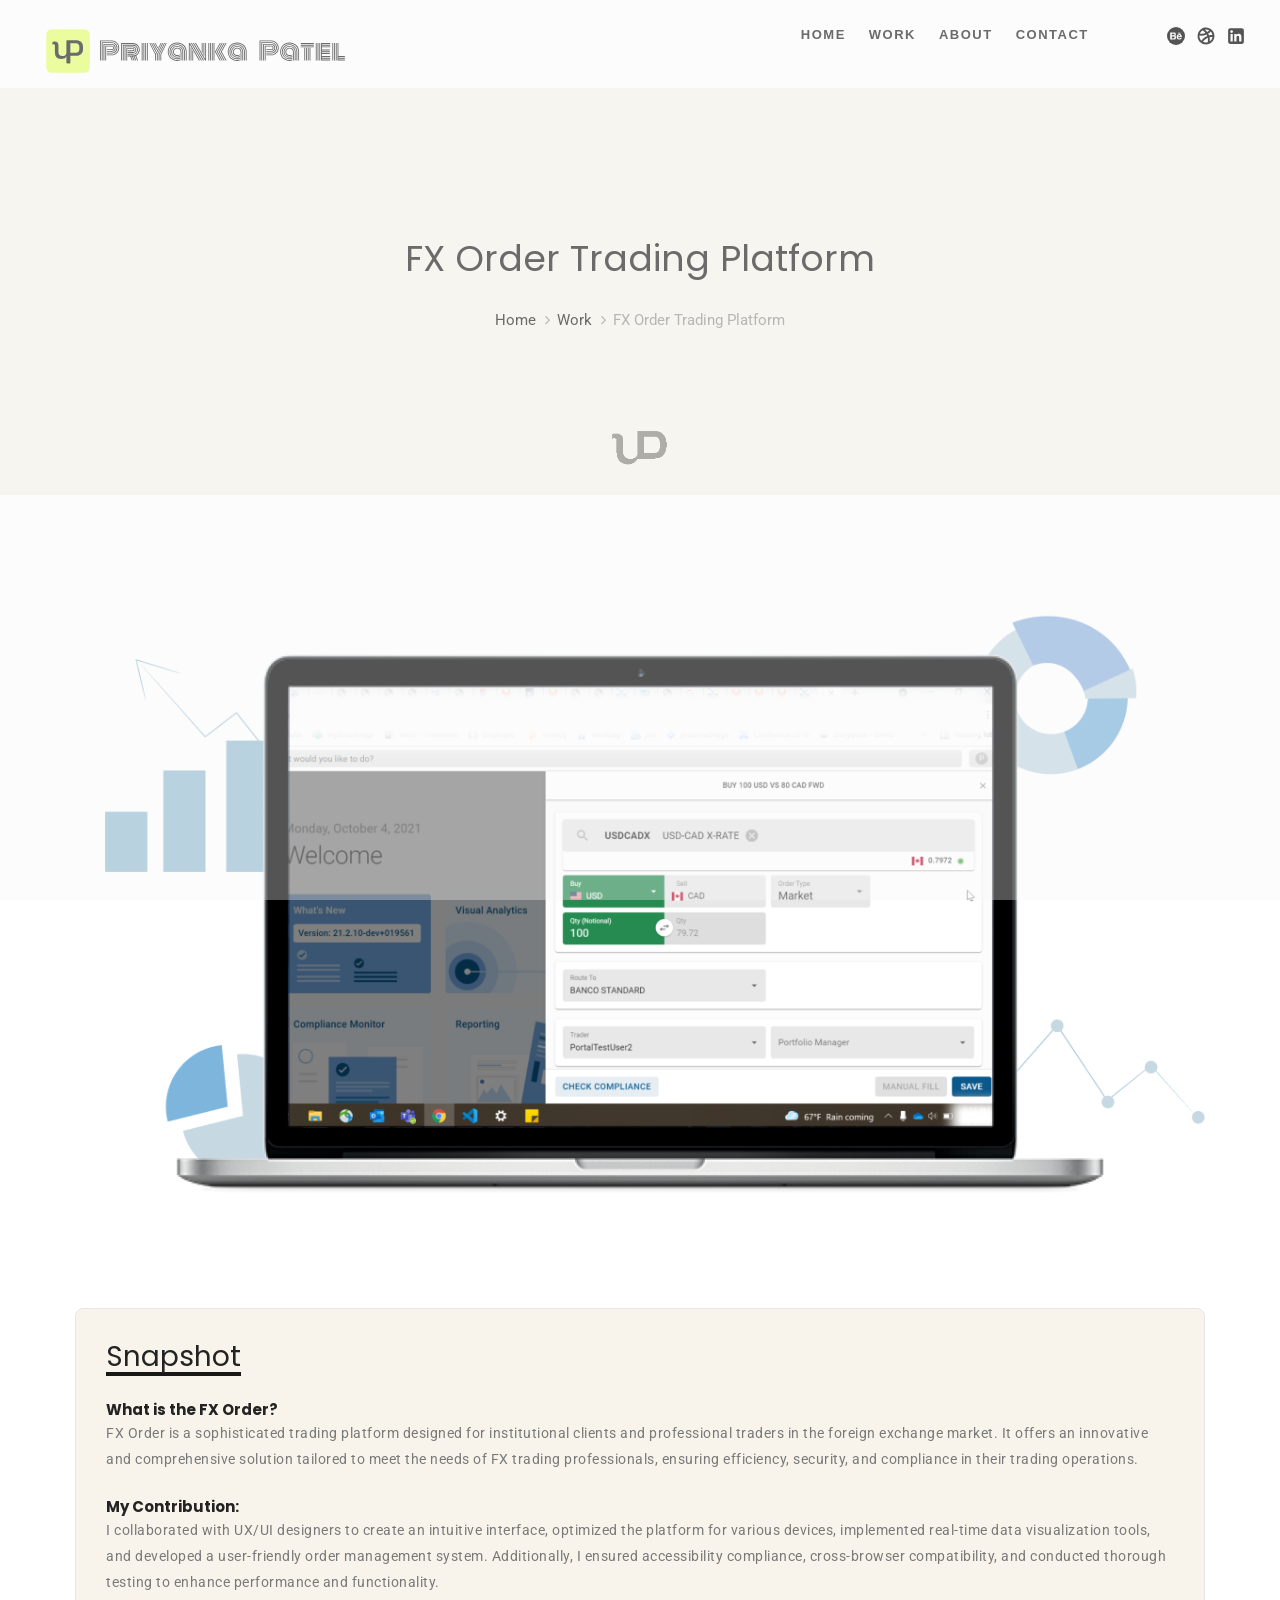
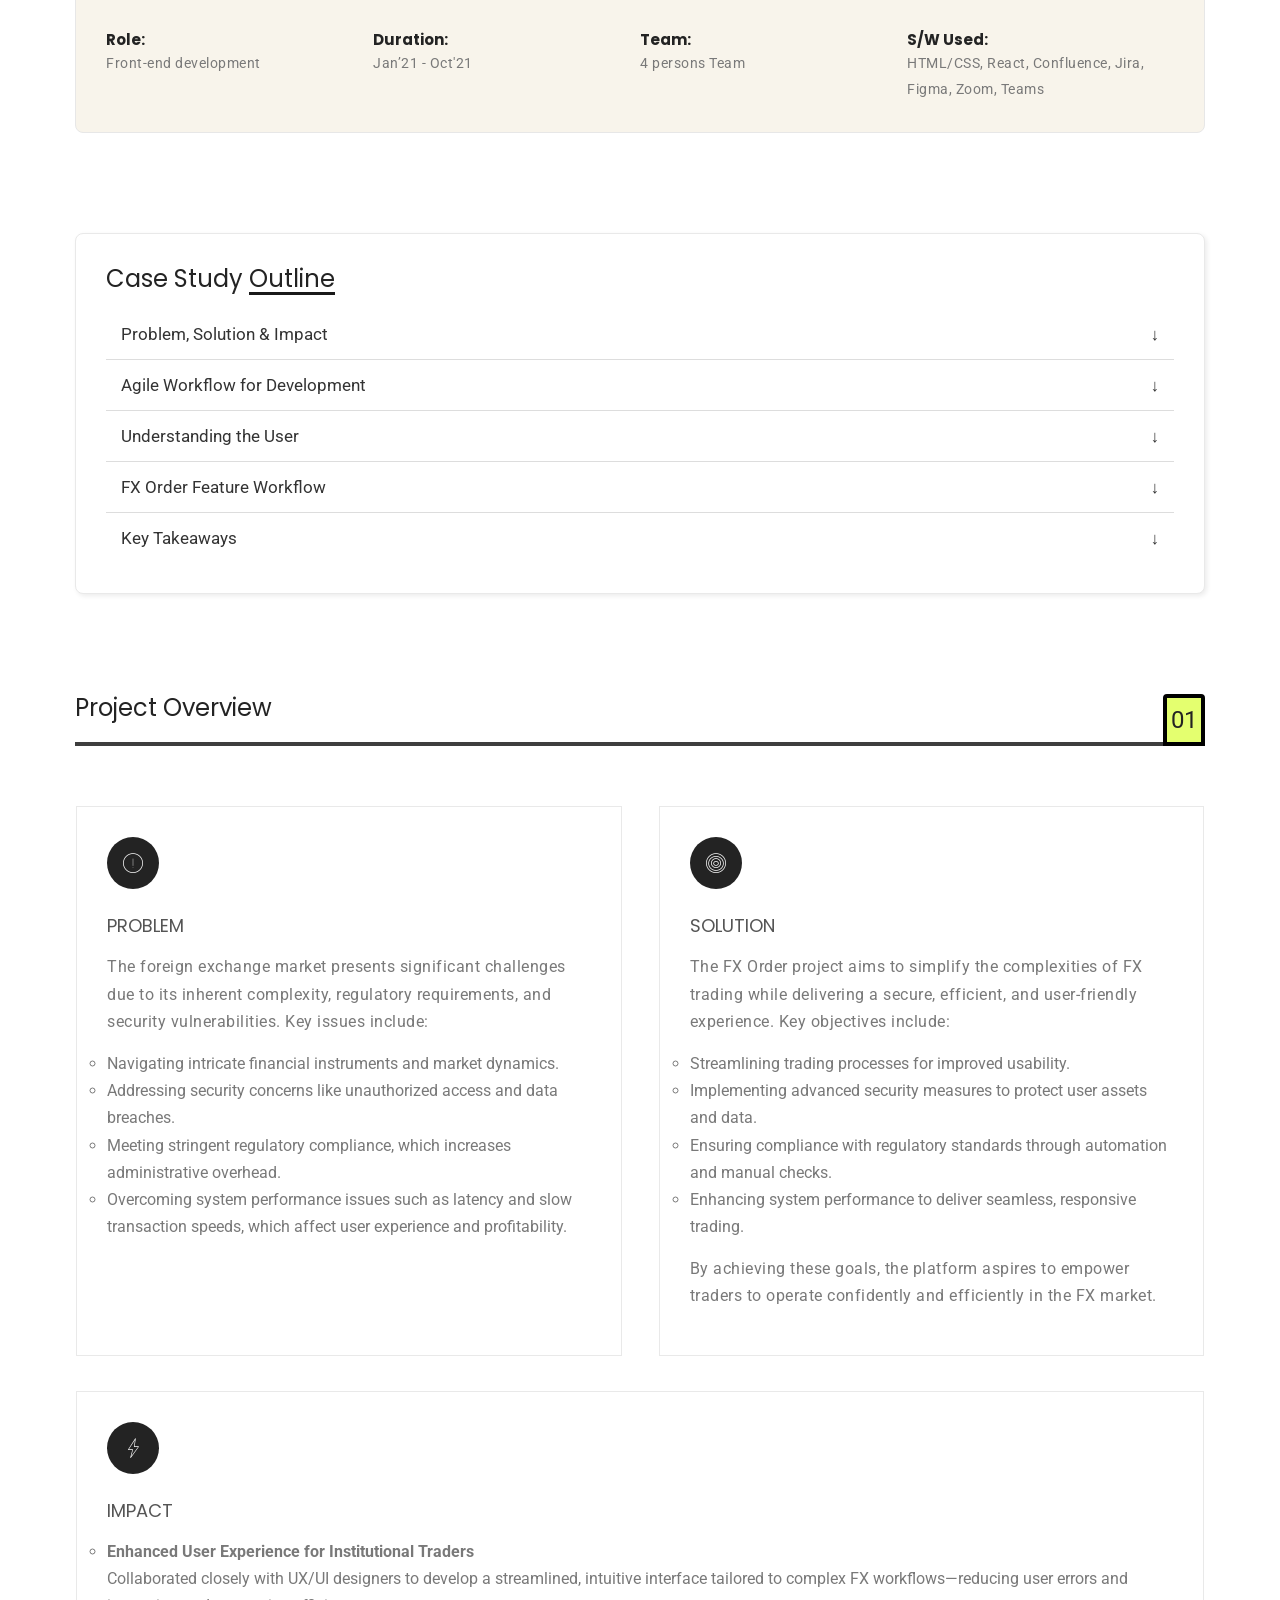
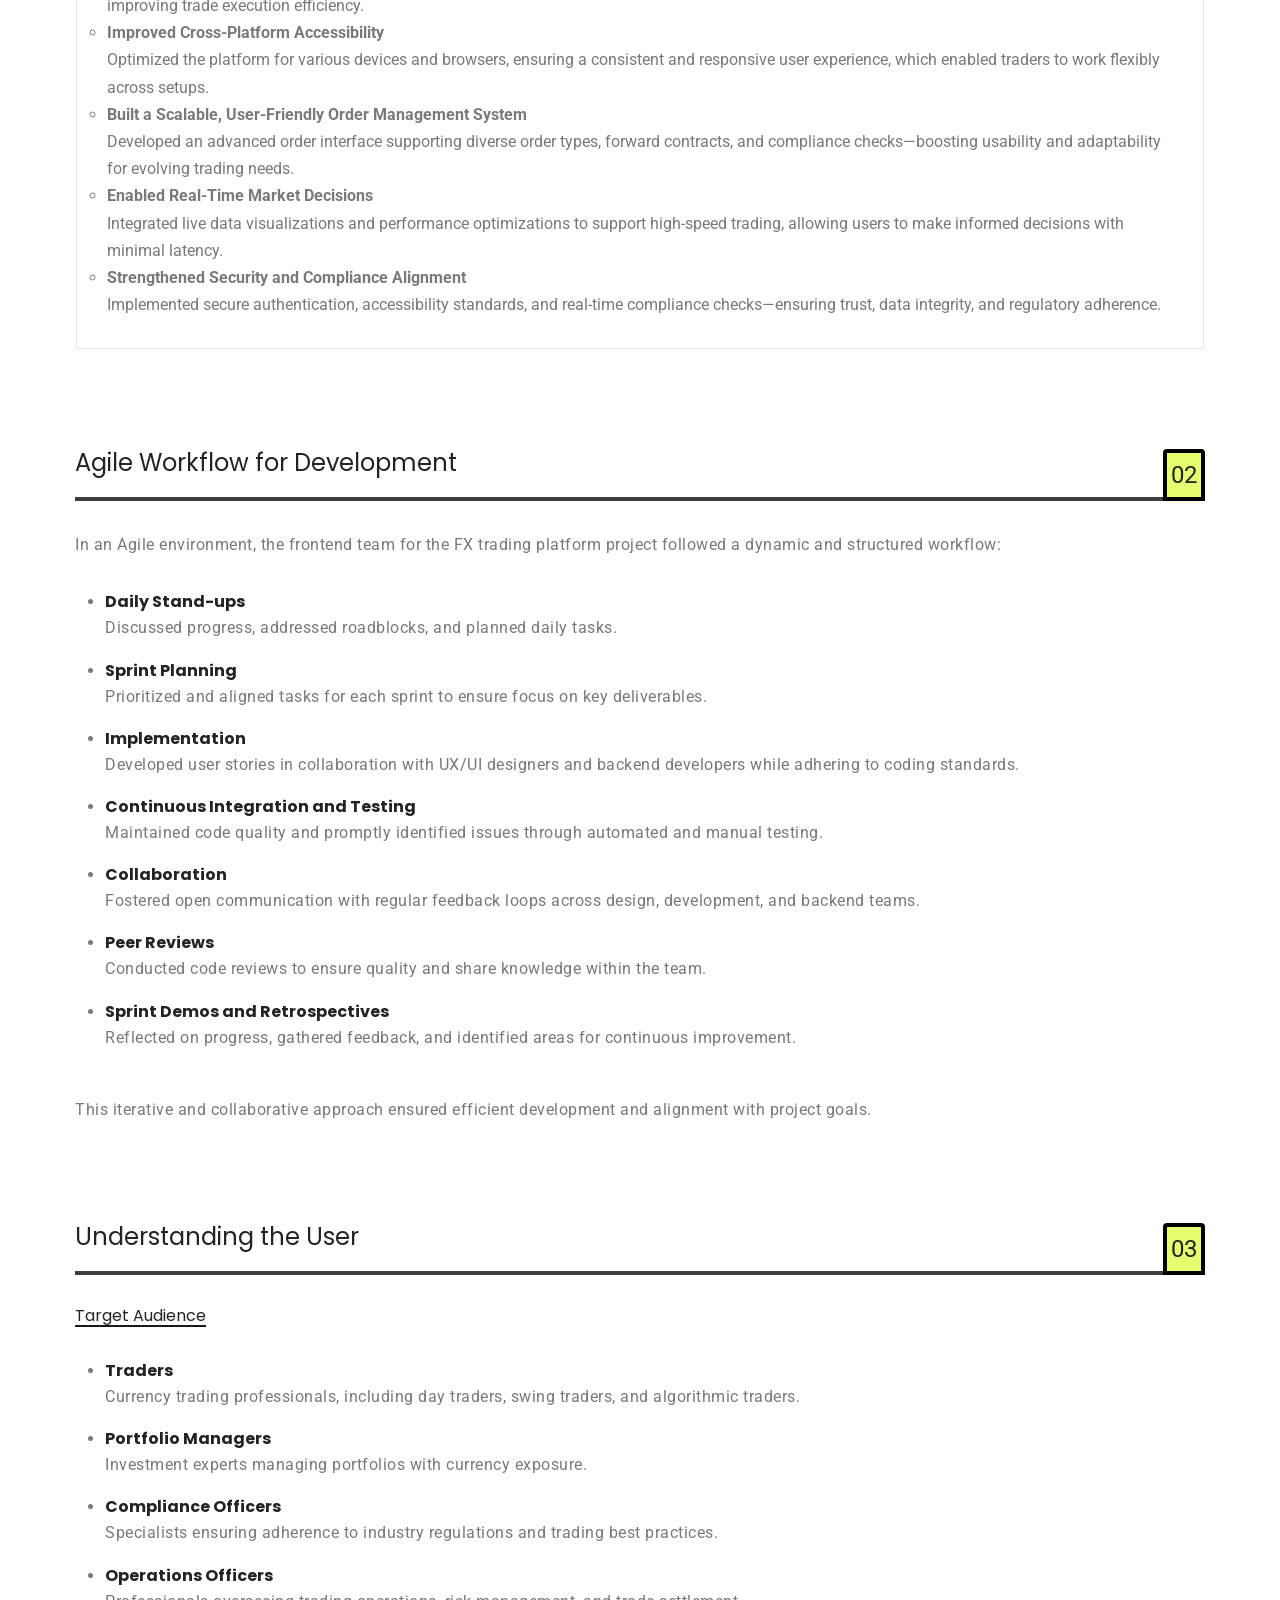
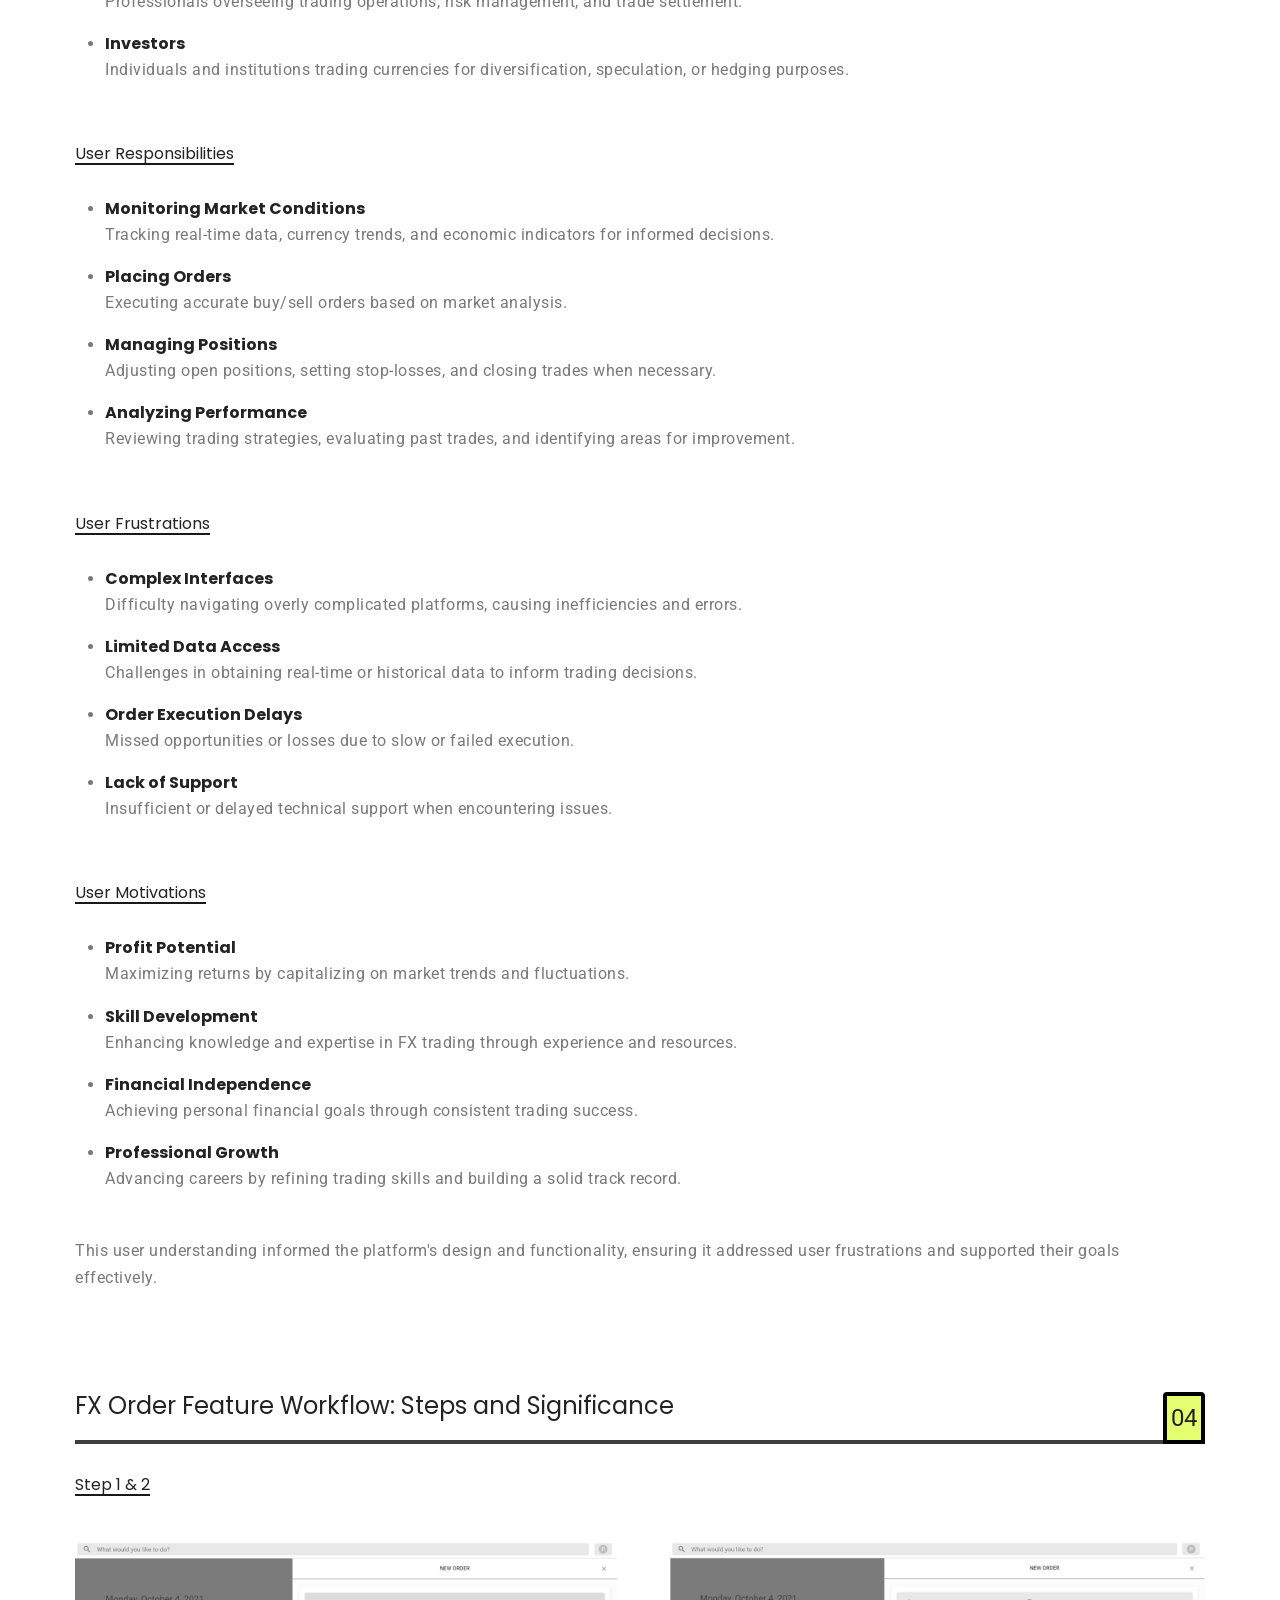
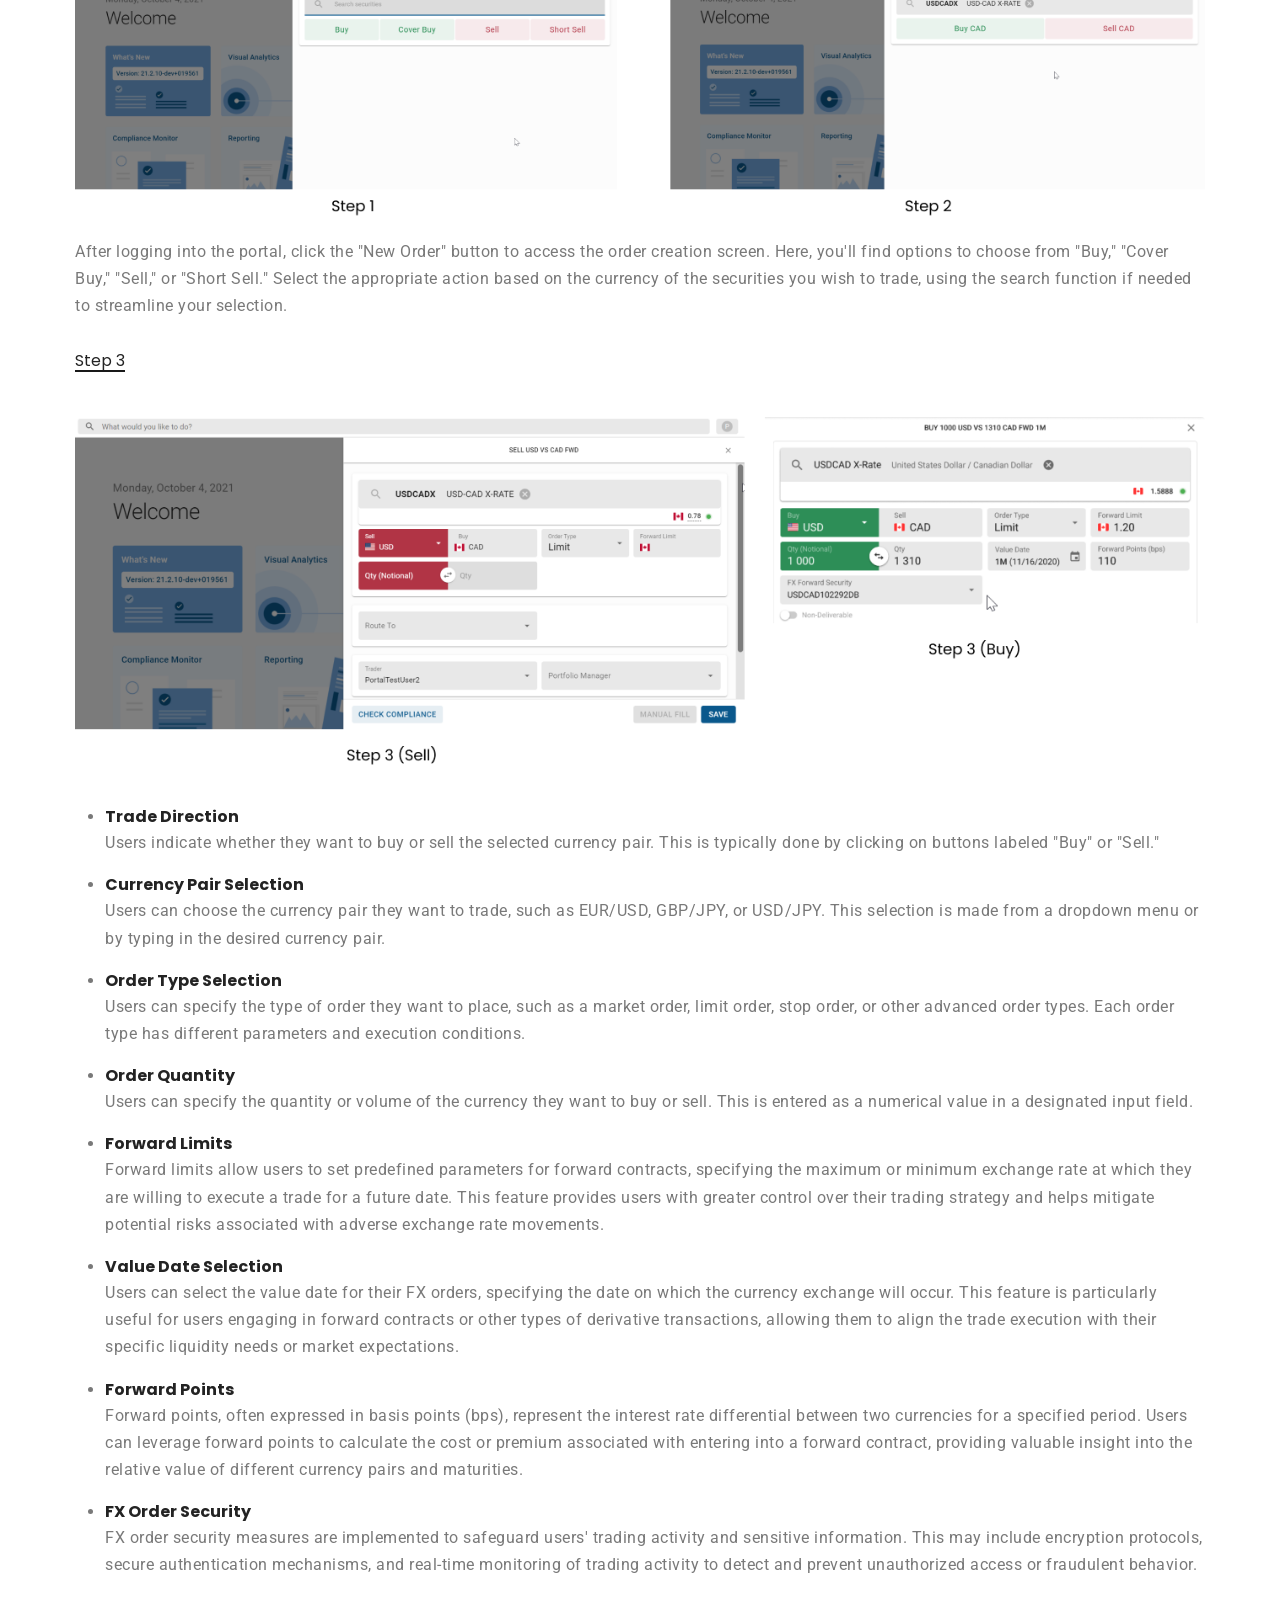
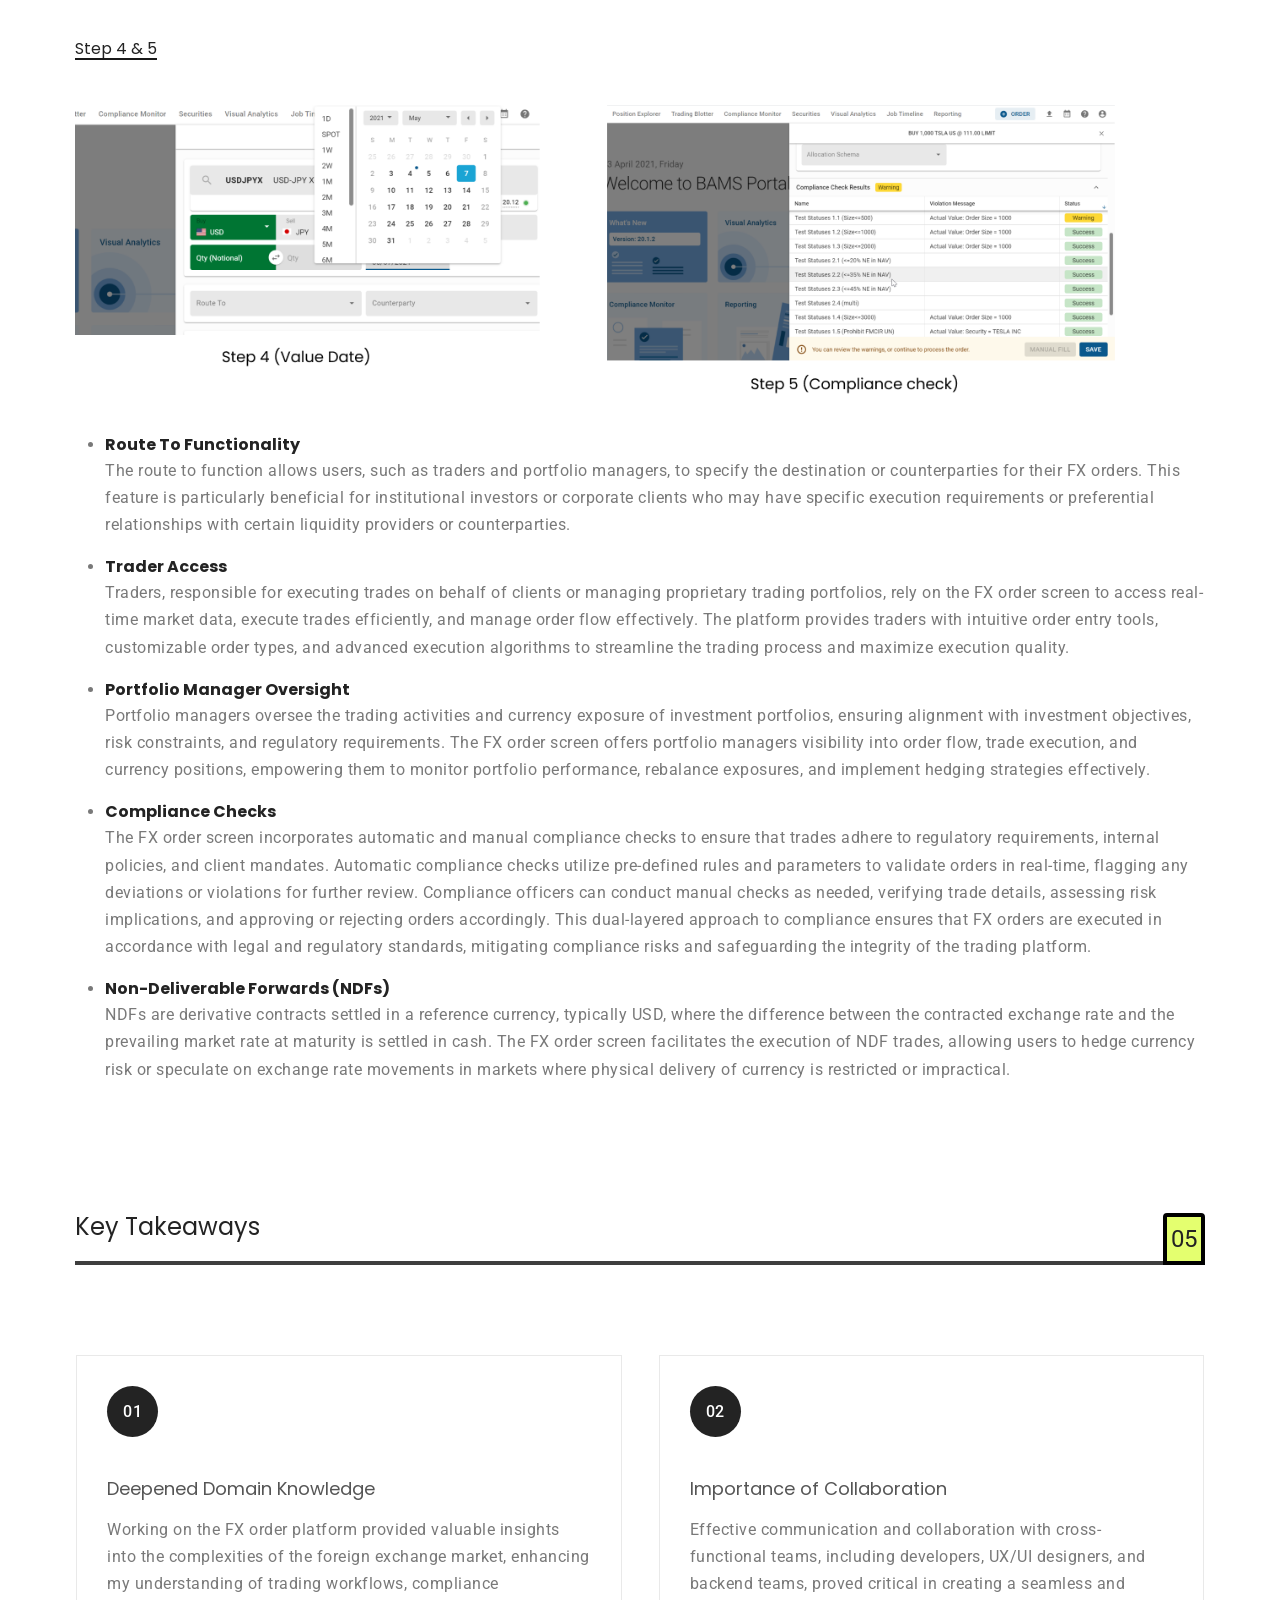
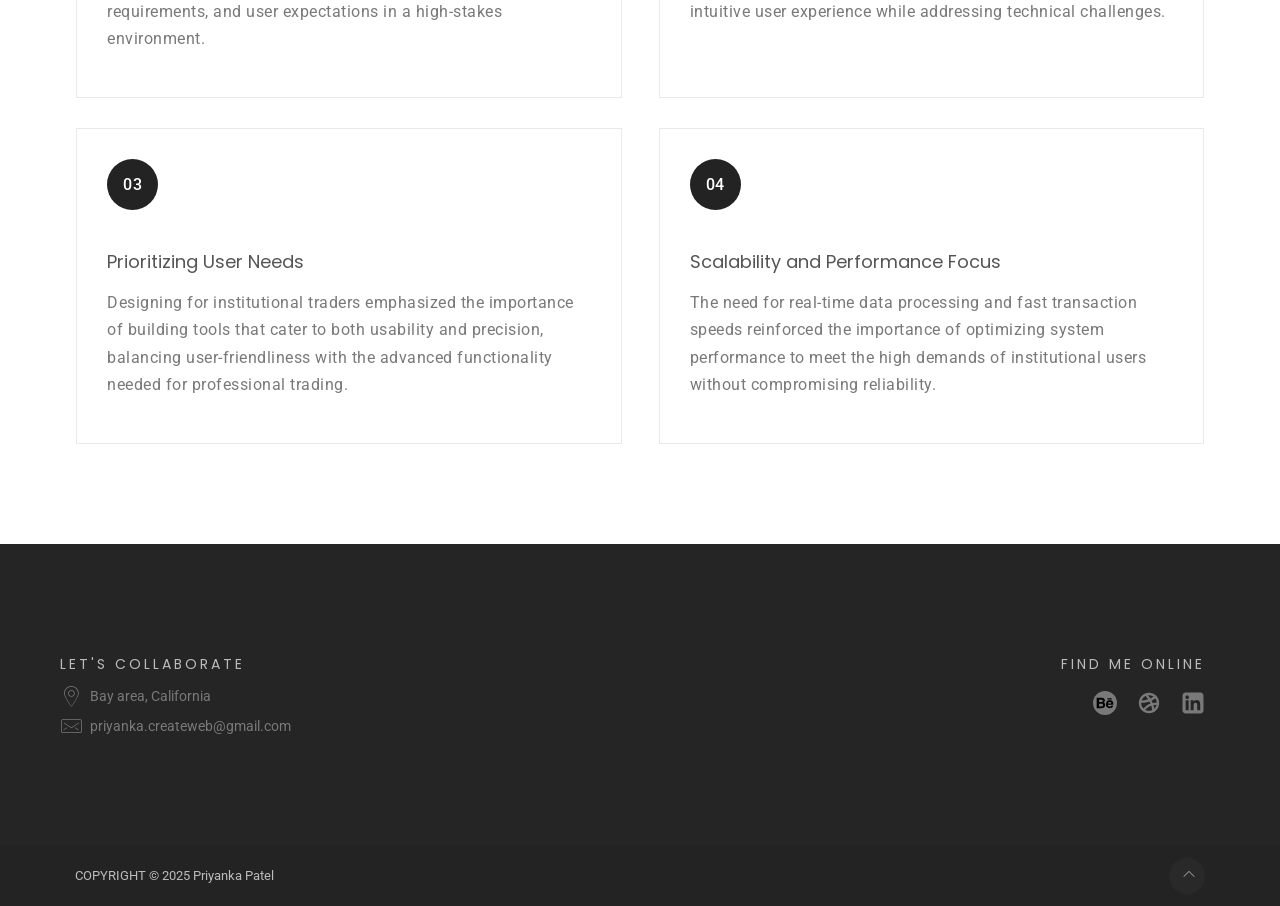
<file: fx-order.html>
<!DOCTYPE html>
<html lang="en">
  <head>
    <!-- Meta Character Set -->
    <meta charset="utf-8" />
    <title>FX Order Trading Platform</title>

    <!-- Responsive Meta Tag -->
    <meta http-equiv="X-UA-Compatible" content="IE=edge" />
    <meta name="viewport" content="width=device-width, initial-scale=1" />

    <!-- Meta Description -->
    <meta name="description" content="Priyanka - Design Portfolio" />
    <meta
      name="keywords"
      content="responsive, creative, resume, html5, css3, personal, onepage personal"
    />
    <meta name="author" content="portfolio" />

    <!-- Favicon -->
    <link
      rel="shortcut icon"
      href="images/logos/favicon.png"
      type="image/x-icon"
    />

    <!-- Vendor CSS -->
    <link
      rel="stylesheet"
      type="text/css"
      href="vendor/uikit/css/uikit.min.css"
    />
    <link
      rel="stylesheet"
      type="text/css"
      href="vendor/uikit/css/components/slidenav.min.css"
    />

    <!-- Main CSS -->
    <link rel="stylesheet" type="text/css" href="css/style.css" />

    <!-- Line Icon -->
    <link rel="stylesheet" type="text/css" href="css/linea.css" />

    <!--[if lt IE 9]>
      <script src="https://oss.maxcdn.com/html5shiv/3.7.2/html5shiv.min.js"></script>
      <script src="https://oss.maxcdn.com/respond/1.4.2/respond.min.js"></script>
    <![endif]-->
  </head>
  <!-- Google tag (gtag.js) -->
  <script
    async
    src="https://www.googletagmanager.com/gtag/js?id=G-V82M1TR5L3"
  ></script>
  <script>
    window.dataLayer = window.dataLayer || [];
    function gtag() {
      dataLayer.push(arguments);
    }
    gtag("js", new Date());

    gtag("config", "G-V82M1TR5L3");
  </script>
  <body class="home-light">
    <!-- Loading Start -->
    <div id="tc-loader" class="tc-loader">
      <div class="load-inner">
        <img src="images/loading.gif" />
      </div>
    </div>
    <!-- Loading End -->

    <!-- Header Start -->
    <header class="tc-header header-style1 uk-clearfix" id="tc-header">
      <div
        class="tc-top-block"
        data-uk-sticky="{top:-400, animation: 'uk-animation-slide-top'}"
      >
        <div class="uk-container-header uk-container uk-container-center">
          <div class="nav-outter">
            <div class="nav-item1">
              <div class="tc-logo uk-hidden-small">
                <a href="index.html">
                  <img class="logo" src="images/logos/logo.svg" alt="logo" />
                </a>
              </div>
              <!--mobile socials-->
              <div class="mob-socials">
                <ul>
                  <li>
                    <a
                      href="https://www.behance.net/priyanka_createweb"
                      target="_blank"
                      ><img
                        src="images/socials/behance.svg"
                        alt="behance link icon"
                    /></a>
                  </li>
                  <li>
                    <a
                      href="https://dribbble.com/Priyanka_createweb"
                      target="_blank"
                      ><img
                        src="images/socials/dribbble.svg"
                        alt="dribbble link icon"
                    /></a>
                  </li>
                  <li>
                    <a
                      href="https://www.linkedin.com/in/priyankaapateldesigner/"
                      target="_blank"
                      ><img
                        src="images/socials/linkedin.svg"
                        alt="linkedin link icon"
                    /></a>
                  </li>
                </ul>
              </div>
            </div>
            <div class="nav-item2">
              <nav class="uk-navbar tc-navbar">
                <ul class="uk-navbar-nav uk-hidden-small">
                  <li>
                    <a href="index.html">Home</a>
                  </li>
                  <li>
                    <a href="portfolio.html">Work</a>
                  </li>
                  <li>
                    <a href="about.html">About</a>
                  </li>
                  <li>
                    <a href="contact.html">Contact</a>
                  </li>
                </ul>
                <a
                  href="#tc-offcanvas"
                  class="uk-navbar-toggle uk-visible-small tc-off-toggle"
                  data-uk-offcanvas="{mode:'slide'}"
                ></a>
                <div class="uk-navbar-content tc-logo uk-visible-small">
                  <a href="index.html">
                    <img class="logo-sm" src="images/logos/logo-sm.svg"
                  /></a>
                </div>
              </nav>
            </div>
            <div class="nav-item3">
              <div class="nav-socials">
                <ul class="uk-grid uk-float-right">
                  <li>
                    <a
                      href="https://www.behance.net/priyanka_createweb"
                      target="_blank"
                      ><img
                        src="images/socials/behance.svg"
                        alt="behance icon link"
                    /></a>
                  </li>
                  <li>
                    <a
                      href="https://dribbble.com/Priyanka_createweb"
                      target="_blank"
                      ><img
                        src="images/socials/dribbble.svg"
                        alt="dribbble icon link"
                    /></a>
                  </li>
                  <li>
                    <a
                      href="https://www.linkedin.com/in/priyankaapateldesigner/"
                      target="_blank"
                      ><img
                        src="images/socials/linkedin.svg"
                        alt="linkedin icon link"
                    /></a>
                  </li>
                </ul>
              </div>
            </div>
          </div>
        </div>
      </div>
    </header>
    <!-- Header End -->

    <!-- Masthead Start -->
    <div class="tc-masthead sec-color">
      <div class="uk-container-center uk-container">
        <h1 class="head-title">FX Order Trading Platform</h1>
        <ul class="tc-breadcrumb">
          <li><a href="index.html">Home</a></li>
          <li><a href="portfolio.html">Work</a></li>
          <li><span>FX Order Trading Platform</span></li>
        </ul>
      </div>
    </div>
    <!-- Masthead End -->

    <!-- Main Start -->
    <main class="tc-main" id="tc-main">
      <div class="tc-portfolio-single">
        <div class="uk-container uk-container-center">
          <div class="uk-grid" data-uk-grid-margin="">
            <div class="uk-width-medium-1">
              <a
                href="images/portfolio/fx/fx-order.png"
                data-uk-lightbox=""
                class="post-img"
              >
                <img
                  src="images/portfolio/fx/fx-order.png"
                  alt="showing a web app interface"
                />
              </a>
            </div>
          </div>

          <div class="uk-grid snapshot sec-color mt100" data-uk-grid-margin="">
            <div class="uk-width-medium-1">
              <div class="ps-info">
                <h3 class="ps-title">
                  <span class="half-highlight">Snapshot</span>
                </h3>
                <div class="ps-extra-fild">
                  <div class="ps-fild-item">
                    <h5>What is the FX Order?</h5>
                    <p>
                      FX Order is a sophisticated trading platform designed for
                      institutional clients and professional traders in the
                      foreign exchange market. It offers an innovative and
                      comprehensive solution tailored to meet the needs of FX
                      trading professionals, ensuring efficiency, security, and
                      compliance in their trading operations.
                    </p>
                  </div>
                  <div class="ps-fild-item">
                    <h5>My Contribution:</h5>
                    <p>
                      I collaborated with UX/UI designers to create an intuitive
                      interface, optimized the platform for various devices,
                      implemented real-time data visualization tools, and
                      developed a user-friendly order management system.
                      Additionally, I ensured accessibility compliance,
                      cross-browser compatibility, and conducted thorough
                      testing to enhance performance and functionality.
                    </p>
                  </div>
                </div>
              </div>
            </div>
            <div class="uk-width-medium-1-4 ps-extra-fild-item">
              <h5>Role:</h5>
              <p>Front-end development</p>
            </div>
            <div class="uk-width-medium-1-4 ps-extra-fild-item">
              <h5>Duration:</h5>
              <p>Jan’21 - Oct'21</p>
            </div>
            <div class="uk-width-medium-1-4 ps-extra-fild-item ps-tags">
              <h5>Team:</h5>
              <p>4 persons Team</p>
            </div>
            <div class="uk-width-medium-1-4 ps-extra-fild-item">
              <h5>S/W Used:</h5>
              <p>HTML/CSS, React, Confluence, Jira, Figma, Zoom, Teams</p>
            </div>
          </div>
          <!-- Case Study Overview -->
          <div id="case-study-overview" class="index-container mt100">
            <h2>Case Study <span class="half-highlight">Outline</span></h2>
            <div class="index">
              <a href="#problem"
                ><span>Problem, Solution & Impact</span> <span>↓</span></a
              >
              <a href="#agile"
                ><span>Agile Workflow for Development</span> <span>↓</span></a
              >
              <a href="#user"
                ><span>Understanding the User</span> <span>↓</span></a
              >
              <a href="#feature"
                ><span>FX Order Feature Workflow</span> <span>↓</span></a
              >

              <a href="#impact"><span>Key Takeaways</span> <span>↓</span></a>
            </div>
          </div>
          <!--1-->
          <div id="problem" class="pf-info">
            <div class="bs-title">
              <h3>Project Overview</h3>
              <span class="title-number">01</span>
            </div>
            <div class="uk-slider-container mt60">
              <ul
                class="uk-slider uk-grid uk-grid-width-large-1-2 uk-grid-width-medium-1 extra-space"
              >
                <li>
                  <div class="services-item">
                    <i class="li li-exclamation"></i>
                    <h3>PROBLEM</h3>
                    <p>
                      The foreign exchange market presents significant
                      challenges due to its inherent complexity, regulatory
                      requirements, and security vulnerabilities. Key issues
                      include:
                    </p>
                    <ul class="no-space">
                      <li>
                        Navigating intricate financial instruments and market
                        dynamics.
                      </li>
                      <li>
                        Addressing security concerns like unauthorized access
                        and data breaches.
                      </li>
                      <li>
                        Meeting stringent regulatory compliance, which increases
                        administrative overhead.
                      </li>
                      <li>
                        Overcoming system performance issues such as latency and
                        slow transaction speeds, which affect user experience
                        and profitability.
                      </li>
                    </ul>
                  </div>
                </li>
                <li>
                  <div class="services-item">
                    <i class="li li-target"></i>
                    <h3>SOLUTION</h3>
                    <p>
                      The FX Order project aims to simplify the complexities of
                      FX trading while delivering a secure, efficient, and
                      user-friendly experience. Key objectives include:
                    </p>
                    <ul class="no-space">
                      <li>
                        Streamlining trading processes for improved usability.
                      </li>
                      <li>
                        Implementing advanced security measures to protect user
                        assets and data.
                      </li>
                      <li>
                        Ensuring compliance with regulatory standards through
                        automation and manual checks.
                      </li>
                      <li>
                        Enhancing system performance to deliver seamless,
                        responsive trading.
                      </li>
                    </ul>
                    <p>
                      By achieving these goals, the platform aspires to empower
                      traders to operate confidently and efficiently in the FX
                      market.
                    </p>
                  </div>
                </li>
              </ul>
              <ul
                class="uk-slider uk-grid uk-grid-width-large-1 uk-grid-width-medium-1 extra-space"
              >
                <li>
                  <div class="services-item">
                    <i class="li li-lightning"></i>
                    <h3>IMPACT</h3>
                    <ul>
                      <li>
                        <b>Enhanced User Experience for Institutional Traders</b
                        ><br />
                        Collaborated closely with UX/UI designers to develop a
                        streamlined, intuitive interface tailored to complex FX
                        workflows—reducing user errors and improving trade
                        execution efficiency.
                      </li>
                      <li>
                        <b>Improved Cross-Platform Accessibility</b><br />
                        Optimized the platform for various devices and browsers,
                        ensuring a consistent and responsive user experience,
                        which enabled traders to work flexibly across setups.
                      </li>
                      <li>
                        <b
                          >Built a Scalable, User-Friendly Order Management
                          System</b
                        ><br />
                        Developed an advanced order interface supporting diverse
                        order types, forward contracts, and compliance
                        checks—boosting usability and adaptability for evolving
                        trading needs.
                      </li>
                      <li>
                        <b>Enabled Real-Time Market Decisions</b><br />
                        Integrated live data visualizations and performance
                        optimizations to support high-speed trading, allowing
                        users to make informed decisions with minimal latency.
                      </li>
                      <li>
                        <b>Strengthened Security and Compliance Alignment</b
                        ><br />
                        Implemented secure authentication, accessibility
                        standards, and real-time compliance checks—ensuring
                        trust, data integrity, and regulatory adherence.
                      </li>
                    </ul>
                  </div>
                </li>
              </ul>
            </div>
          </div>
          <!--2-->
          <div id="agile" class="pf-info">
            <div class="bs-title">
              <h3>Agile Workflow for Development</h3>
              <span class="title-number">02</span>
            </div>

            <div class="mt30 new-bullet">
              <p>
                In an Agile environment, the frontend team for the FX trading
                platform project followed a dynamic and structured workflow:
              </p>
              <ul>
                <li>
                  <h5>Daily Stand-ups</h5>
                  <p>
                    Discussed progress, addressed roadblocks, and planned daily
                    tasks.
                  </p>
                </li>
                <li>
                  <h5>Sprint Planning</h5>
                  <p>
                    Prioritized and aligned tasks for each sprint to ensure
                    focus on key deliverables.
                  </p>
                </li>
                <li>
                  <h5>Implementation</h5>
                  <p>
                    Developed user stories in collaboration with UX/UI designers
                    and backend developers while adhering to coding standards.
                  </p>
                </li>
                <li>
                  <h5>Continuous Integration and Testing</h5>
                  <p>
                    Maintained code quality and promptly identified issues
                    through automated and manual testing.
                  </p>
                </li>
                <li>
                  <h5>Collaboration</h5>
                  <p>
                    Fostered open communication with regular feedback loops
                    across design, development, and backend teams.
                  </p>
                </li>
                <li>
                  <h5>Peer Reviews</h5>
                  <p>
                    Conducted code reviews to ensure quality and share knowledge
                    within the team.
                  </p>
                </li>
                <li>
                  <h5>Sprint Demos and Retrospectives</h5>
                  <p>
                    Reflected on progress, gathered feedback, and identified
                    areas for continuous improvement.
                  </p>
                </li>
              </ul>
              <p>
                This iterative and collaborative approach ensured efficient
                development and alignment with project goals.
              </p>
            </div>
          </div>
          <!--3-->
          <div id="user" class="pf-info">
            <div class="bs-title">
              <h3>Understanding the User</h3>
              <span class="title-number">03</span>
            </div>

            <div class="mt30 new-bullet">
              <h4><span class="thin-highlight">Target Audience</span></h4>
              <ul>
                <li>
                  <h5>Traders</h5>
                  <p>
                    Currency trading professionals, including day traders, swing
                    traders, and algorithmic traders.
                  </p>
                </li>
                <li>
                  <h5>Portfolio Managers</h5>
                  <p>
                    Investment experts managing portfolios with currency
                    exposure.
                  </p>
                </li>
                <li>
                  <h5>Compliance Officers</h5>
                  <p>
                    Specialists ensuring adherence to industry regulations and
                    trading best practices.
                  </p>
                </li>
                <li>
                  <h5>Operations Officers</h5>
                  <p>
                    Professionals overseeing trading operations, risk
                    management, and trade settlement.
                  </p>
                </li>
                <li>
                  <h5>Investors</h5>
                  <p>
                    Individuals and institutions trading currencies for
                    diversification, speculation, or hedging purposes.
                  </p>
                </li>
              </ul>
            </div>

            <div class="mt30 new-bullet">
              <h4><span class="thin-highlight">User Responsibilities</span></h4>
              <ul>
                <li>
                  <h5>Monitoring Market Conditions</h5>
                  <p>
                    Tracking real-time data, currency trends, and economic
                    indicators for informed decisions.
                  </p>
                </li>
                <li>
                  <h5>Placing Orders</h5>
                  <p>
                    Executing accurate buy/sell orders based on market analysis.
                  </p>
                </li>
                <li>
                  <h5>Managing Positions</h5>
                  <p>
                    Adjusting open positions, setting stop-losses, and closing
                    trades when necessary.
                  </p>
                </li>
                <li>
                  <h5>Analyzing Performance</h5>
                  <p>
                    Reviewing trading strategies, evaluating past trades, and
                    identifying areas for improvement.
                  </p>
                </li>
              </ul>
            </div>

            <div class="mt30 new-bullet">
              <h4><span class="thin-highlight">User Frustrations</span></h4>
              <ul>
                <li>
                  <h5>Complex Interfaces</h5>
                  <p>
                    Difficulty navigating overly complicated platforms, causing
                    inefficiencies and errors.
                  </p>
                </li>
                <li>
                  <h5>Limited Data Access</h5>
                  <p>
                    Challenges in obtaining real-time or historical data to
                    inform trading decisions.
                  </p>
                </li>
                <li>
                  <h5>Order Execution Delays</h5>
                  <p>
                    Missed opportunities or losses due to slow or failed
                    execution.
                  </p>
                </li>
                <li>
                  <h5>Lack of Support</h5>
                  <p>
                    Insufficient or delayed technical support when encountering
                    issues.
                  </p>
                </li>
              </ul>
            </div>
            <div class="mt30 new-bullet">
              <h4><span class="thin-highlight">User Motivations</span></h4>
              <ul>
                <li>
                  <h5>Profit Potential</h5>
                  <p>
                    Maximizing returns by capitalizing on market trends and
                    fluctuations.
                  </p>
                </li>
                <li>
                  <h5>Skill Development</h5>
                  <p>
                    Enhancing knowledge and expertise in FX trading through
                    experience and resources.
                  </p>
                </li>
                <li>
                  <h5>Financial Independence</h5>
                  <p>
                    Achieving personal financial goals through consistent
                    trading success.
                  </p>
                </li>
                <li>
                  <h5>Professional Growth</h5>
                  <p>
                    Advancing careers by refining trading skills and building a
                    solid track record.
                  </p>
                </li>
              </ul>
            </div>
            <p>
              This user understanding informed the platform's design and
              functionality, ensuring it addressed user frustrations and
              supported their goals effectively.
            </p>
          </div>

          <!--4-->
          <div id="feature" class="pf-info">
            <div class="bs-title">
              <h3>FX Order Feature Workflow: Steps and Significance</h3>
              <span class="title-number">04</span>
            </div>
            <h4><span class="thin-highlight">Step 1 & 2</span></h4>
            <div class="uk-grid" data-uk-grid-margin="">
              <div class="uk-width-medium-1 mt30">
                <img
                  src="images/portfolio/fx/fx-1.png"
                  alt="FX Order Step 1 & 2"
                />
              </div>
            </div>
            <p>
              After logging into the portal, click the "New Order" button to
              access the order creation screen. Here, you'll find options to
              choose from "Buy," "Cover Buy," "Sell," or "Short Sell." Select
              the appropriate action based on the currency of the securities you
              wish to trade, using the search function if needed to streamline
              your selection.
            </p>

            <div class="mt30 new-bullet">
              <h4><span class="thin-highlight">Step 3</span></h4>
              <div class="uk-grid" data-uk-grid-margin="">
                <div class="uk-width-medium-1 mt30">
                  <img
                    src="images/portfolio/fx/fx-2.png"
                    alt="FX Order Step 3"
                  />
                </div>
              </div>
              <ul>
                <li>
                  <h5>Trade Direction</h5>
                  <p>
                    Users indicate whether they want to buy or sell the selected
                    currency pair. This is typically done by clicking on buttons
                    labeled "Buy" or "Sell."
                  </p>
                </li>
                <li>
                  <h5>Currency Pair Selection</h5>
                  <p>
                    Users can choose the currency pair they want to trade, such
                    as EUR/USD, GBP/JPY, or USD/JPY. This selection is made from
                    a dropdown menu or by typing in the desired currency pair.
                  </p>
                </li>
                <li>
                  <h5>Order Type Selection</h5>
                  <p>
                    Users can specify the type of order they want to place, such
                    as a market order, limit order, stop order, or other
                    advanced order types. Each order type has different
                    parameters and execution conditions.
                  </p>
                </li>
                <li>
                  <h5>Order Quantity</h5>
                  <p>
                    Users can specify the quantity or volume of the currency
                    they want to buy or sell. This is entered as a numerical
                    value in a designated input field.
                  </p>
                </li>
                <li>
                  <h5>Forward Limits</h5>
                  <p>
                    Forward limits allow users to set predefined parameters for
                    forward contracts, specifying the maximum or minimum
                    exchange rate at which they are willing to execute a trade
                    for a future date. This feature provides users with greater
                    control over their trading strategy and helps mitigate
                    potential risks associated with adverse exchange rate
                    movements.
                  </p>
                </li>
                <li>
                  <h5>Value Date Selection</h5>
                  <p>
                    Users can select the value date for their FX orders,
                    specifying the date on which the currency exchange will
                    occur. This feature is particularly useful for users
                    engaging in forward contracts or other types of derivative
                    transactions, allowing them to align the trade execution
                    with their specific liquidity needs or market expectations.
                  </p>
                </li>
                <li>
                  <h5>Forward Points</h5>
                  <p>
                    Forward points, often expressed in basis points (bps),
                    represent the interest rate differential between two
                    currencies for a specified period. Users can leverage
                    forward points to calculate the cost or premium associated
                    with entering into a forward contract, providing valuable
                    insight into the relative value of different currency pairs
                    and maturities.
                  </p>
                </li>
                <li>
                  <h5>FX Order Security</h5>
                  <p>
                    FX order security measures are implemented to safeguard
                    users' trading activity and sensitive information. This may
                    include encryption protocols, secure authentication
                    mechanisms, and real-time monitoring of trading activity to
                    detect and prevent unauthorized access or fraudulent
                    behavior.
                  </p>
                </li>
              </ul>
            </div>

            <div class="mt30 new-bullet">
              <h4><span class="thin-highlight">Step 4 & 5</span></h4>
              <div class="uk-grid" data-uk-grid-margin="">
                <div class="uk-width-medium-1 mt30">
                  <img
                    src="images/portfolio/fx/fx-3.png"
                    alt="FX Order Step 4 & 5"
                  />
                </div>
              </div>
              <ul>
                <li>
                  <h5>Route To Functionality</h5>
                  <p>
                    The route to function allows users, such as traders and
                    portfolio managers, to specify the destination or
                    counterparties for their FX orders. This feature is
                    particularly beneficial for institutional investors or
                    corporate clients who may have specific execution
                    requirements or preferential relationships with certain
                    liquidity providers or counterparties.
                  </p>
                </li>
                <li>
                  <h5>Trader Access</h5>
                  <p>
                    Traders, responsible for executing trades on behalf of
                    clients or managing proprietary trading portfolios, rely on
                    the FX order screen to access real-time market data, execute
                    trades efficiently, and manage order flow effectively. The
                    platform provides traders with intuitive order entry tools,
                    customizable order types, and advanced execution algorithms
                    to streamline the trading process and maximize execution
                    quality.
                  </p>
                </li>
                <li>
                  <h5>Portfolio Manager Oversight</h5>
                  <p>
                    Portfolio managers oversee the trading activities and
                    currency exposure of investment portfolios, ensuring
                    alignment with investment objectives, risk constraints, and
                    regulatory requirements. The FX order screen offers
                    portfolio managers visibility into order flow, trade
                    execution, and currency positions, empowering them to
                    monitor portfolio performance, rebalance exposures, and
                    implement hedging strategies effectively.
                  </p>
                </li>
                <li>
                  <h5>Compliance Checks</h5>
                  <p>
                    The FX order screen incorporates automatic and manual
                    compliance checks to ensure that trades adhere to regulatory
                    requirements, internal policies, and client mandates.
                    Automatic compliance checks utilize pre-defined rules and
                    parameters to validate orders in real-time, flagging any
                    deviations or violations for further review. Compliance
                    officers can conduct manual checks as needed, verifying
                    trade details, assessing risk implications, and approving or
                    rejecting orders accordingly. This dual-layered approach to
                    compliance ensures that FX orders are executed in accordance
                    with legal and regulatory standards, mitigating compliance
                    risks and safeguarding the integrity of the trading
                    platform.
                  </p>
                </li>
                <li>
                  <h5>Non-Deliverable Forwards (NDFs)</h5>
                  <p>
                    NDFs are derivative contracts settled in a reference
                    currency, typically USD, where the difference between the
                    contracted exchange rate and the prevailing market rate at
                    maturity is settled in cash. The FX order screen facilitates
                    the execution of NDF trades, allowing users to hedge
                    currency risk or speculate on exchange rate movements in
                    markets where physical delivery of currency is restricted or
                    impractical.
                  </p>
                </li>
              </ul>
            </div>
          </div>

          <!--5-->
          <div id="impact" class="pf-info">
            <div class="bs-title">
              <h3>Key Takeaways</h3>
              <span class="title-number">05</span>
            </div>
            <div class="uk-slider-container mt60 row">
              <ul
                class="uk-slider uk-grid uk-grid-width-large-1-2 uk-grid-width-medium-1"
              >
                <li class="mt30">
                  <div class="services-item">
                    <p class="circle-num">01</p>
                    <h3>Deepened Domain Knowledge</h3>
                    <p>
                      Working on the FX order platform provided valuable
                      insights into the complexities of the foreign exchange
                      market, enhancing my understanding of trading workflows,
                      compliance requirements, and user expectations in a
                      high-stakes environment.
                    </p>
                  </div>
                </li>
                <li class="mt30">
                  <div class="services-item">
                    <p class="circle-num">02</p>
                    <h3>Importance of Collaboration</h3>
                    <p>
                      Effective communication and collaboration with
                      cross-functional teams, including developers, UX/UI
                      designers, and backend teams, proved critical in creating
                      a seamless and intuitive user experience while addressing
                      technical challenges.
                    </p>
                  </div>
                </li>
                <li class="mt30">
                  <div class="services-item">
                    <p class="circle-num">03</p>
                    <h3>Prioritizing User Needs</h3>
                    <p>
                      Designing for institutional traders emphasized the
                      importance of building tools that cater to both usability
                      and precision, balancing user-friendliness with the
                      advanced functionality needed for professional trading.
                    </p>
                  </div>
                </li>
                <li class="mt30">
                  <div class="services-item">
                    <p class="circle-num">04</p>
                    <h3>Scalability and Performance Focus</h3>
                    <p>
                      The need for real-time data processing and fast
                      transaction speeds reinforced the importance of optimizing
                      system performance to meet the high demands of
                      institutional users without compromising reliability.
                    </p>
                  </div>
                </li>
              </ul>
            </div>
          </div>
        </div>
      </div>
    </main>
    <!-- Main End -->

    <!-- Footer Start -->
    <section class="tc-contact sec-spacer footer" id="tc-contact">
      <div class="uk-container uk-container-center">
        <div class="uk-grid" data-uk-grid-margin="">
          <div class="uk-width-medium-1-2 uk-width-small-6-10">
            <div class="tc-heading">
              <h3>LET'S COLLABORATE</h3>
              <div class="contact-info uk-animation-hover">
                <div class="contact-outter">
                  <i class="li li-map-pointer uk-animation-scale"></i> Bay area,
                  California
                </div>
              </div>
              <div class="contact-info uk-animation-hover">
                <div class="contact-outter email-container">
                  <i class="li li-mail-envelope uk-animation-scale"></i>
                  <a
                    href="javascript:void(0);"
                    onclick="copyToClipboard('priyanka.createweb@gmail.com')"
                    >priyanka.createweb@gmail.com</a
                  ><span class="tooltip"></span>
                </div>
              </div>
            </div>
          </div>
          <div class="uk-width-medium-1-2 uk-width-small-4-10 uk-text-right">
            <div class="tc-heading">
              <h3>FIND ME ONLINE</h3>
              <ul class="uk-grid uk-float-right">
                <li>
                  <a
                    href="https://www.behance.net/priyanka_createweb"
                    target="_blank"
                    ><img
                      src="images/socials/behance-white.svg"
                      alt="behance icon link"
                  /></a>
                </li>
                <li>
                  <a
                    href="https://dribbble.com/Priyanka_createweb"
                    target="_blank"
                    ><img
                      src="images/socials/dribbble-white.svg"
                      alt="dribbble icon link"
                  /></a>
                </li>
                <li>
                  <a
                    href="https://www.linkedin.com/in/priyankaapateldesigner/"
                    target="_blank"
                    ><img
                      src="images/socials/linkedin-white.svg"
                      alt="linkedin icon link"
                  /></a>
                </li>
              </ul>
            </div>
          </div>
        </div>
      </div>
    </section>
    <button
      id="scrollToContentsBtn"
      class="scroll-top"
      onclick="scrollToContents()"
    >
      <img src="images/list-icon.svg" />
    </button>
    <footer class="tc-footer" id="tc-footer">
      <div class="uk-container uk-container-center">
        <div class="uk-grid pt20 pb20">
          <div class="copyright uk-width-medium-1-2 uk-width-small-6-10">
            COPYRIGHT © 2025 Priyanka Patel
          </div>
          <div class="uk-width-medium-1-2 uk-width-small-4-10 relative">
            <!-- Created by Priyanka Patel -->
            <a
              href="#tc-header"
              class="tc-totopscroll"
              title="Go Top"
              data-uk-smooth-scroll
              ><i class="li li-arrows-up"></i
            ></a>
          </div>
        </div>
      </div>
    </footer>
    <!-- Footer End -->

    <!-- Start Offcanvas -->
    <div id="tc-offcanvas" class="uk-offcanvas">
      <div class="uk-offcanvas-bar uk-offcanvas-bar-flip">
        <ul class="uk-nav uk-nav-offcanvas" data-uk-nav="">
          <li>
            <a href="index.html">Home</a>
          </li>
          <li>
            <a href="portfolio.html">Work</a>
          </li>
          <li>
            <a href="about.html">About</a>
          </li>
          <li>
            <a href="contact.html">Contact</a>
          </li>
        </ul>
      </div>
    </div>
    <!-- End Offcanvas -->

    <!-- email copy clipboard js -->
    <script>
      function copyToClipboard(text) {
        navigator.clipboard.writeText(text).then(() => {
          const tooltip = document.querySelector(".email-container .tooltip");
          tooltip.textContent = `Copied to clipboard!`;
          tooltip.classList.add("show");

          // Remove the tooltip after a short delay
          setTimeout(() => {
            tooltip.classList.remove("show");
          }, 2000);
        });
      }
    </script>
    <script>
      // Show/hide scroll to contents button
      window.onscroll = function () {
        let btn = document.getElementById("scrollToContentsBtn");
        if (
          document.body.scrollTop > 100 ||
          document.documentElement.scrollTop > 100
        ) {
          btn.style.display = "block";
        } else {
          btn.style.display = "none";
        }
      };

      // Scroll to case study contents function
      function scrollToContents() {
        document
          .getElementById("case-study-overview")
          .scrollIntoView({ behavior: "smooth" });
      }
    </script>

    <!-- Jquery js -->
    <script src="js/jquery.min.js"></script>

    <!-- Vendor js -->
    <script src="vendor/uikit/js/uikit.min.js"></script>
    <script src="vendor/uikit/js/components/lightbox.min.js"></script>

    <!-- Scripts Js -->
    <script src="js/scripts.js"></script>
  </body>
</html>
</file>
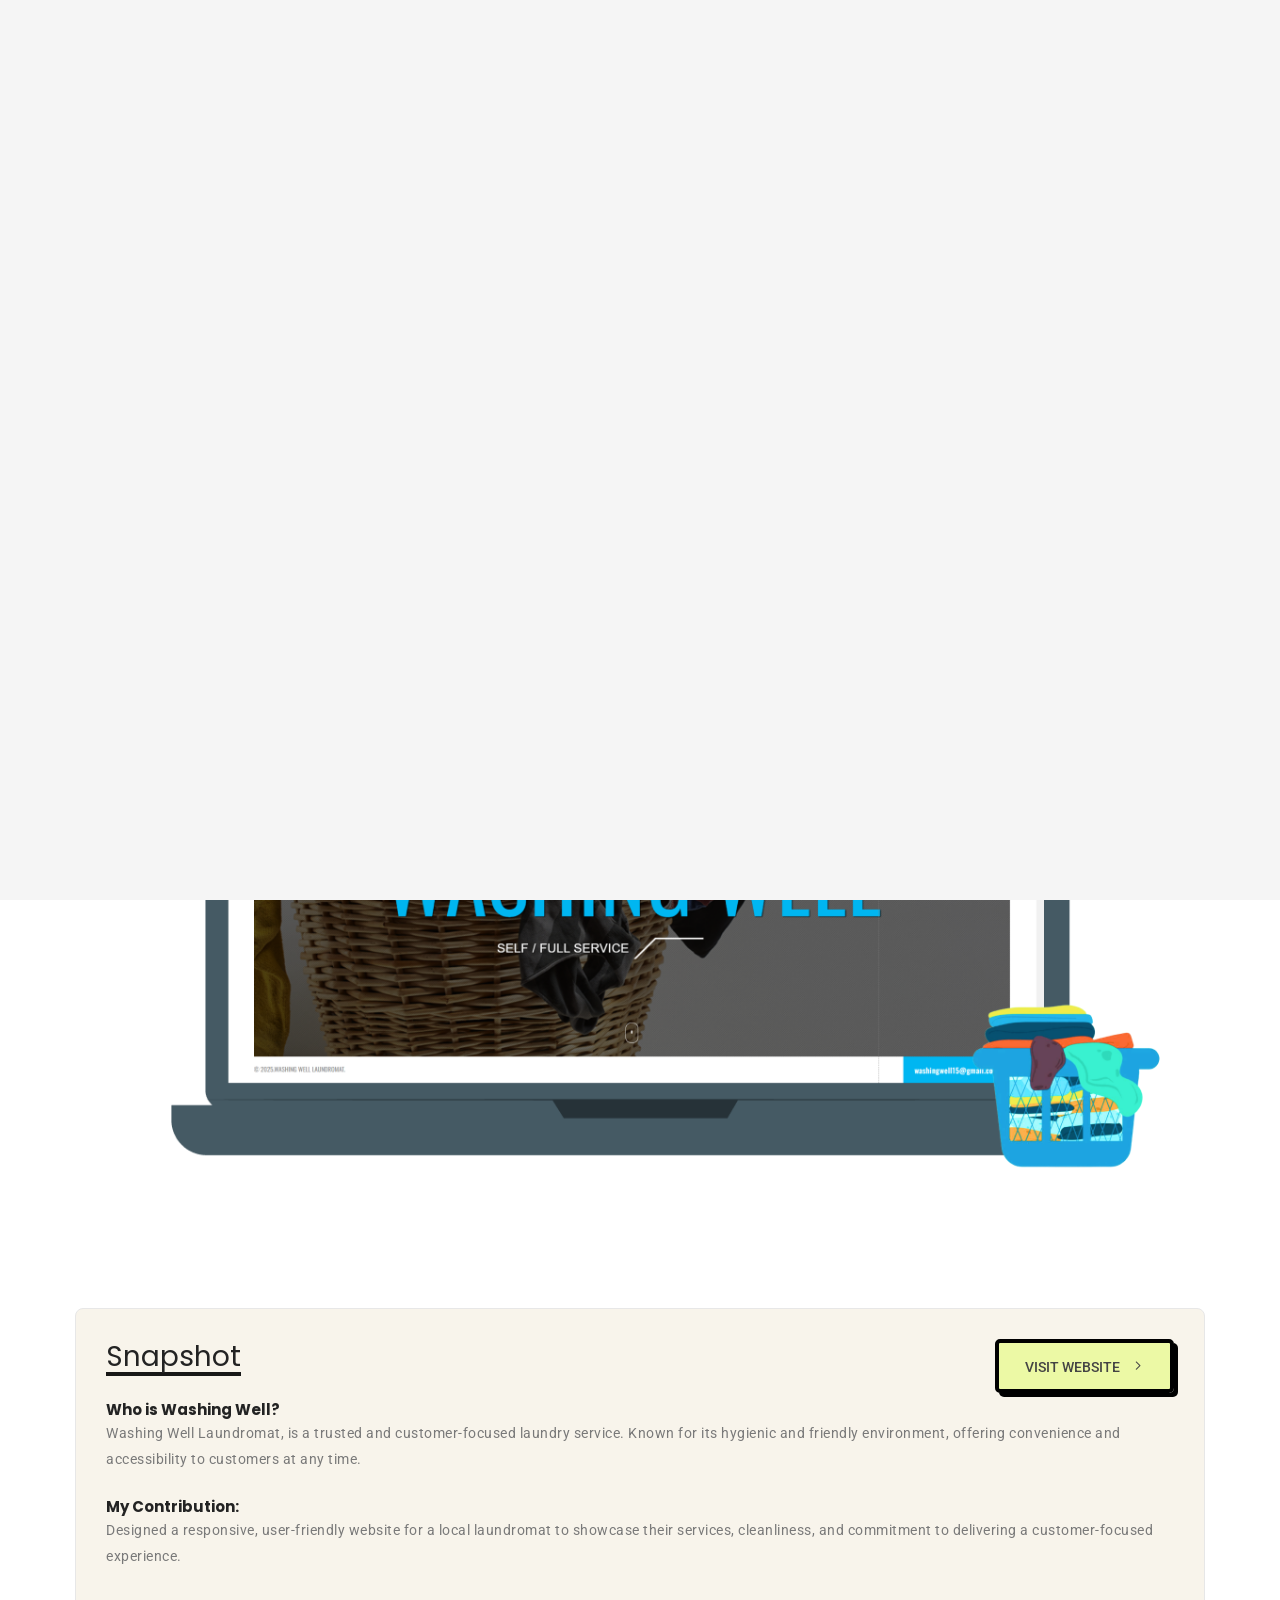
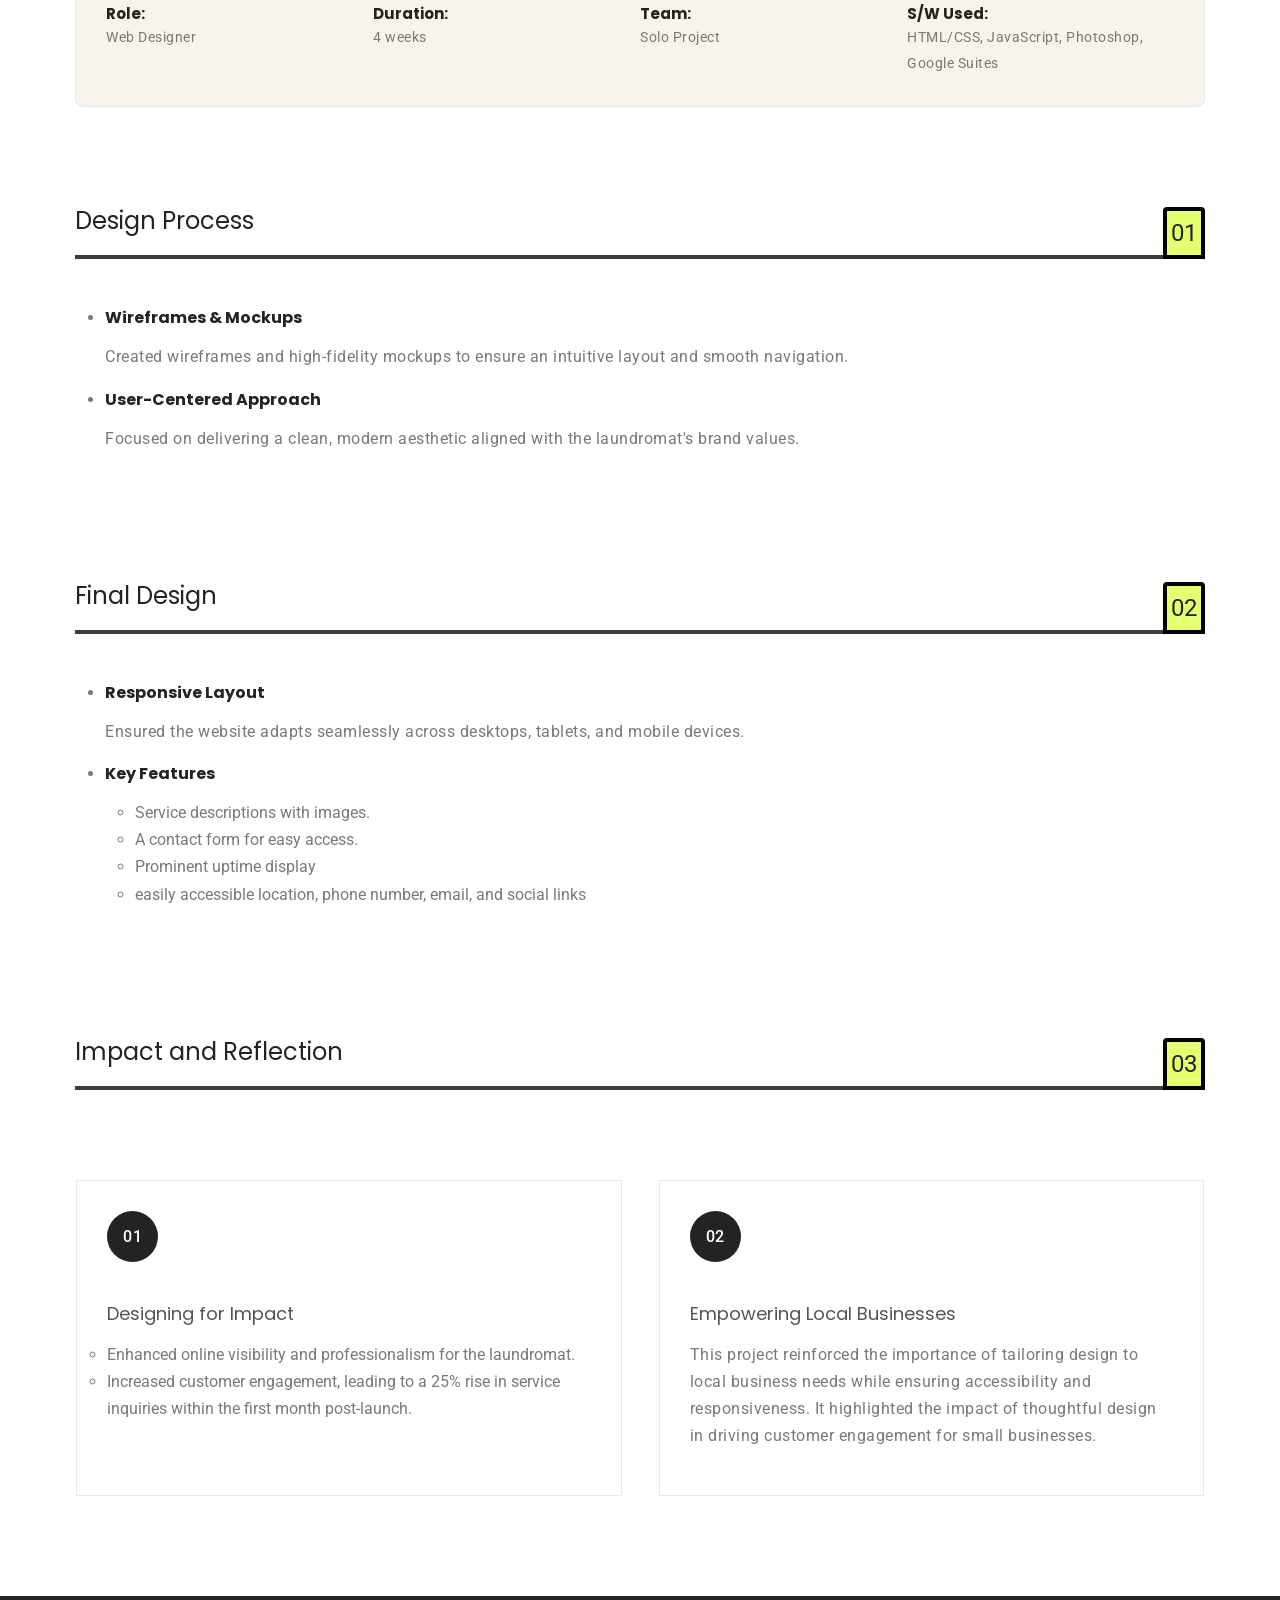
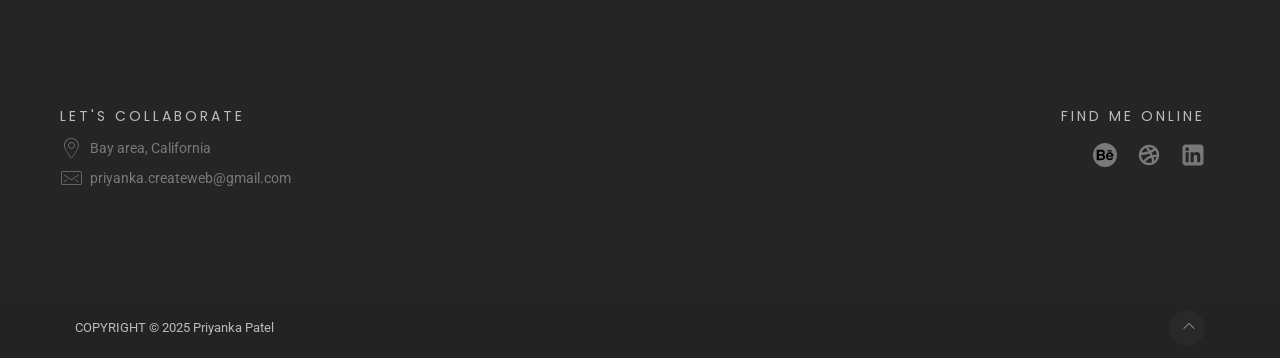
<file: laundromat.html>
<!DOCTYPE html>
<html lang="en">
  <head>
    <!-- Meta Character Set -->
    <meta charset="utf-8" />
    <title>Responsive Laundromat Website</title>

    <!-- Responsive Meta Tag -->
    <meta http-equiv="X-UA-Compatible" content="IE=edge" />
    <meta name="viewport" content="width=device-width, initial-scale=1" />

    <!-- Meta Description -->
    <meta name="description" content="Priyanka - Design Portfolio" />
    <meta
      name="keywords"
      content="responsive, creative, resume, html5, css3, personal, onepage personal"
    />
    <meta name="author" content="portfolio" />

    <!-- Favicon -->
    <link
      rel="shortcut icon"
      href="images/logos/favicon.png"
      type="image/x-icon"
    />

    <!-- Vendor CSS -->
    <link
      rel="stylesheet"
      type="text/css"
      href="vendor/uikit/css/uikit.min.css"
    />
    <link
      rel="stylesheet"
      type="text/css"
      href="vendor/uikit/css/components/slidenav.min.css"
    />

    <!-- Main CSS -->
    <link rel="stylesheet" type="text/css" href="css/style.css" />

    <!-- Line Icon -->
    <link rel="stylesheet" type="text/css" href="css/linea.css" />

    <!--[if lt IE 9]>
      <script src="https://oss.maxcdn.com/html5shiv/3.7.2/html5shiv.min.js"></script>
      <script src="https://oss.maxcdn.com/respond/1.4.2/respond.min.js"></script>
    <![endif]-->
  </head>
  <!-- Google tag (gtag.js) -->
  <script
    async
    src="https://www.googletagmanager.com/gtag/js?id=G-V82M1TR5L3"
  ></script>
  <script>
    window.dataLayer = window.dataLayer || [];
    function gtag() {
      dataLayer.push(arguments);
    }
    gtag("js", new Date());

    gtag("config", "G-V82M1TR5L3");
  </script>
  <body class="home-light">
    <!-- Loading Start -->
    <div id="tc-loader" class="tc-loader">
      <div class="load-inner">
        <img src="images/loading.gif" />
      </div>
    </div>
    <!-- Loading End -->

    <!-- Header Start -->
    <header class="tc-header header-style1 uk-clearfix" id="tc-header">
      <div
        class="tc-top-block"
        data-uk-sticky="{top:-400, animation: 'uk-animation-slide-top'}"
      >
        <div class="uk-container-header uk-container uk-container-center">
          <div class="nav-outter">
            <div class="nav-item1">
              <div class="tc-logo uk-hidden-small">
                <a href="index.html">
                  <img class="logo" src="images/logos/logo.svg" alt="logo" />
                </a>
              </div>
              <!--mobile socials-->
              <div class="mob-socials">
                <ul>
                  <li>
                    <a
                      href="https://www.behance.net/priyanka_createweb"
                      target="_blank"
                      ><img
                        src="images/socials/behance.svg"
                        alt="behance link icon"
                    /></a>
                  </li>
                  <li>
                    <a
                      href="https://dribbble.com/Priyanka_createweb"
                      target="_blank"
                      ><img
                        src="images/socials/dribbble.svg"
                        alt="dribbble link icon"
                    /></a>
                  </li>
                  <li>
                    <a
                      href="https://www.linkedin.com/in/priyankaapateldesigner/"
                      target="_blank"
                      ><img
                        src="images/socials/linkedin.svg"
                        alt="linkedin link icon"
                    /></a>
                  </li>
                </ul>
              </div>
            </div>
            <div class="nav-item2">
              <nav class="uk-navbar tc-navbar">
                <ul class="uk-navbar-nav uk-hidden-small">
                  <li>
                    <a href="index.html">Home</a>
                  </li>
                  <li>
                    <a href="portfolio.html">Work</a>
                  </li>
                  <li>
                    <a href="about.html">About</a>
                  </li>
                  <li>
                    <a href="contact.html">Contact</a>
                  </li>
                </ul>
                <a
                  href="#tc-offcanvas"
                  class="uk-navbar-toggle uk-visible-small tc-off-toggle"
                  data-uk-offcanvas="{mode:'slide'}"
                ></a>
                <div class="uk-navbar-content tc-logo uk-visible-small">
                  <a href="index.html">
                    <img class="logo-sm" src="images/logos/logo-sm.svg"
                  /></a>
                </div>
              </nav>
            </div>
            <div class="nav-item3">
              <div class="nav-socials">
                <ul class="uk-grid uk-float-right">
                  <li>
                    <a
                      href="https://www.behance.net/priyanka_createweb"
                      target="_blank"
                      ><img
                        src="images/socials/behance.svg"
                        alt="behance icon link"
                    /></a>
                  </li>
                  <li>
                    <a
                      href="https://dribbble.com/Priyanka_createweb"
                      target="_blank"
                      ><img
                        src="images/socials/dribbble.svg"
                        alt="dribbble icon link"
                    /></a>
                  </li>
                  <li>
                    <a
                      href="https://www.linkedin.com/in/priyankaapateldesigner/"
                      target="_blank"
                      ><img
                        src="images/socials/linkedin.svg"
                        alt="linkedin icon link"
                    /></a>
                  </li>
                </ul>
              </div>
            </div>
          </div>
        </div>
      </div>
    </header>
    <!-- Header End -->

    <!-- Masthead Start -->
    <div class="tc-masthead sec-color">
      <div class="uk-container-center uk-container">
        <h1 class="head-title">Responsive Laundromat Website</h1>
        <ul class="tc-breadcrumb">
          <li><a href="index.html">Home</a></li>
          <li><a href="portfolio.html">Work</a></li>
          <li><span>Responsive Laundromat Website</span></li>
        </ul>
      </div>
    </div>
    <!-- Masthead End -->

    <!-- Main Start -->
    <main class="tc-main" id="tc-main">
      <div class="tc-portfolio-single">
        <div class="uk-container uk-container-center">
          <div class="uk-grid" data-uk-grid-margin="">
            <div class="uk-width-medium-1">
              <a href="https://washinwell.co.nz/" target="_blank">
                <img
                  src="images/portfolio/laundromat/laundromat.png"
                  alt="showing a website interface"
                />
              </a>
            </div>
          </div>

          <div class="uk-grid snapshot sec-color mt100" data-uk-grid-margin="">
            <div class="uk-width-medium-1">
              <div class="ps-info">
                <div class="uk-grid">
                  <div class="uk-width-medium-1-2 uk-width-small-4-10">
                    <h3 class="ps-title">
                      <span class="half-highlight">Snapshot</span>
                    </h3>
                  </div>
                  <div class="uk-width-medium-1-2 uk-width-small-6-10">
                    <a
                      href="https://washinwell.co.nz/"
                      target="_blank"
                      class="readon pill btn-right"
                    >
                      Visit Website<i
                        class="li li-arrows-right uk-animation-scale web-arrow"
                      ></i>
                    </a>
                  </div>
                </div>

                <div class="ps-extra-fild">
                  <div class="ps-fild-item">
                    <h5>Who is Washing Well?</h5>
                    <p>
                      Washing Well Laundromat, is a trusted and customer-focused
                      laundry service. Known for its hygienic and friendly
                      environment, offering convenience and accessibility to
                      customers at any time.
                    </p>
                  </div>
                  <div class="ps-fild-item">
                    <h5>My Contribution:</h5>
                    <p>
                      Designed a responsive, user-friendly website for a local
                      laundromat to showcase their services, cleanliness, and
                      commitment to delivering a customer-focused experience.
                    </p>
                  </div>
                </div>
              </div>
            </div>
            <div class="uk-width-medium-1-4 ps-extra-fild-item">
              <h5>Role:</h5>
              <p>Web Designer</p>
            </div>
            <div class="uk-width-medium-1-4 ps-extra-fild-item">
              <h5>Duration:</h5>
              <p>4 weeks</p>
            </div>
            <div class="uk-width-medium-1-4 ps-extra-fild-item ps-tags">
              <h5>Team:</h5>
              <p>Solo Project</p>
            </div>
            <div class="uk-width-medium-1-4 ps-extra-fild-item">
              <h5>S/W Used:</h5>
              <p>HTML/CSS, JavaScript, Photoshop, Google Suites</p>
            </div>
          </div>
          <!--1-->
          <div class="pf-info">
            <div class="bs-title">
              <h3>Design Process</h3>
              <span class="title-number">01</span>
            </div>
            <ul>
              <li>
                <h5>Wireframes & Mockups</h5>
                <p>
                  Created wireframes and high-fidelity mockups to ensure an
                  intuitive layout and smooth navigation.
                </p>
              </li>
              <li>
                <h5>User-Centered Approach</h5>
                <p>
                  Focused on delivering a clean, modern aesthetic aligned with
                  the laundromat's brand values.
                </p>
              </li>
            </ul>
          </div>
          <!--2-->

          <div class="pf-info">
            <div class="bs-title">
              <h3>Final Design</h3>
              <span class="title-number">02</span>
            </div>
            <ul>
              <li>
                <h5>Responsive Layout</h5>
                <p>
                  Ensured the website adapts seamlessly across desktops,
                  tablets, and mobile devices.
                </p>
              </li>
              <li>
                <h5>Key Features</h5>
                <ul>
                  <li>Service descriptions with images.</li>
                  <li>A contact form for easy access.</li>
                  <li>Prominent uptime display</li>
                  <li>
                    easily accessible location, phone number, email, and social
                    links
                  </li>
                </ul>
              </li>
            </ul>
          </div>

          <!--3-->
          <div class="pf-info">
            <div class="bs-title">
              <h3>Impact and Reflection</h3>
              <span class="title-number">03</span>
            </div>
            <div class="uk-slider-container mt60 row">
              <ul
                class="uk-slider uk-grid uk-grid-width-large-1-2 uk-grid-width-medium-1"
              >
                <li class="mt30">
                  <div class="services-item">
                    <p class="circle-num">01</p>
                    <h3>Designing for Impact</h3>
                    <ul>
                      <li>
                        Enhanced online visibility and professionalism for the
                        laundromat.
                      </li>
                      <li>
                        Increased customer engagement, leading to a 25% rise in
                        service inquiries within the first month post-launch.
                      </li>
                    </ul>
                  </div>
                </li>
                <li class="mt30">
                  <div class="services-item">
                    <p class="circle-num">02</p>
                    <h3>Empowering Local Businesses</h3>
                    <p>
                      This project reinforced the importance of tailoring design
                      to local business needs while ensuring accessibility and
                      responsiveness. It highlighted the impact of thoughtful
                      design in driving customer engagement for small
                      businesses.
                    </p>
                  </div>
                </li>
              </ul>
            </div>
          </div>
        </div>
      </div>
    </main>
    <!-- Main End -->

    <!-- Footer Start -->
    <section class="tc-contact sec-spacer footer" id="tc-contact">
      <div class="uk-container uk-container-center">
        <div class="uk-grid" data-uk-grid-margin="">
          <div class="uk-width-medium-1-2 uk-width-small-6-10">
            <div class="tc-heading">
              <h3>LET'S COLLABORATE</h3>
              <div class="contact-info uk-animation-hover">
                <div class="contact-outter">
                  <i class="li li-map-pointer uk-animation-scale"></i> Bay area,
                  California
                </div>
              </div>
              <div class="contact-info uk-animation-hover">
                <div class="contact-outter email-container">
                  <i class="li li-mail-envelope uk-animation-scale"></i>
                  <a
                    href="javascript:void(0);"
                    onclick="copyToClipboard('priyanka.createweb@gmail.com')"
                    >priyanka.createweb@gmail.com</a
                  ><span class="tooltip"></span>
                </div>
              </div>
            </div>
          </div>
          <div class="uk-width-medium-1-2 uk-width-small-4-10 uk-text-right">
            <div class="tc-heading">
              <h3>FIND ME ONLINE</h3>
              <ul class="uk-grid uk-float-right">
                <li>
                  <a
                    href="https://www.behance.net/priyanka_createweb"
                    target="_blank"
                    ><img
                      src="images/socials/behance-white.svg"
                      alt="behance icon link"
                  /></a>
                </li>
                <li>
                  <a
                    href="https://dribbble.com/Priyanka_createweb"
                    target="_blank"
                    ><img
                      src="images/socials/dribbble-white.svg"
                      alt="dribbble icon link"
                  /></a>
                </li>
                <li>
                  <a
                    href="https://www.linkedin.com/in/priyankaapateldesigner/"
                    target="_blank"
                    ><img
                      src="images/socials/linkedin-white.svg"
                      alt="linkedin icon link"
                  /></a>
                </li>
              </ul>
            </div>
          </div>
        </div>
      </div>
    </section>

    <footer class="tc-footer" id="tc-footer">
      <div class="uk-container uk-container-center">
        <div class="uk-grid pt20 pb20">
          <div class="copyright uk-width-medium-1-2 uk-width-small-6-10">
            COPYRIGHT © 2025 Priyanka Patel
          </div>
          <div class="uk-width-medium-1-2 uk-width-small-4-10 relative">
            <!-- Created by Priyanka Patel -->
            <a
              href="#tc-header"
              class="tc-totopscroll"
              title="Go Top"
              data-uk-smooth-scroll
              ><i class="li li-arrows-up"></i
            ></a>
          </div>
        </div>
      </div>
    </footer>
    <!-- Footer End -->

    <!-- Start Offcanvas -->
    <div id="tc-offcanvas" class="uk-offcanvas">
      <div class="uk-offcanvas-bar uk-offcanvas-bar-flip">
        <ul class="uk-nav uk-nav-offcanvas" data-uk-nav="">
          <li>
            <a href="index.html">Home</a>
          </li>
          <li>
            <a href="portfolio.html">Work</a>
          </li>
          <li>
            <a href="about.html">About</a>
          </li>
          <li>
            <a href="contact.html">Contact</a>
          </li>
        </ul>
      </div>
    </div>
    <!-- End Offcanvas -->

    <!-- email copy clipboard js -->
    <script>
      function copyToClipboard(text) {
        navigator.clipboard.writeText(text).then(() => {
          const tooltip = document.querySelector(".email-container .tooltip");
          tooltip.textContent = `Copied to clipboard!`;
          tooltip.classList.add("show");

          // Remove the tooltip after a short delay
          setTimeout(() => {
            tooltip.classList.remove("show");
          }, 2000);
        });
      }
    </script>

    <!-- Jquery js -->
    <script src="js/jquery.min.js"></script>

    <!-- Vendor js -->
    <script src="vendor/uikit/js/uikit.min.js"></script>
    <script src="vendor/uikit/js/components/lightbox.min.js"></script>

    <!-- Scripts Js -->
    <script src="js/scripts.js"></script>
  </body>
</html>
</file>
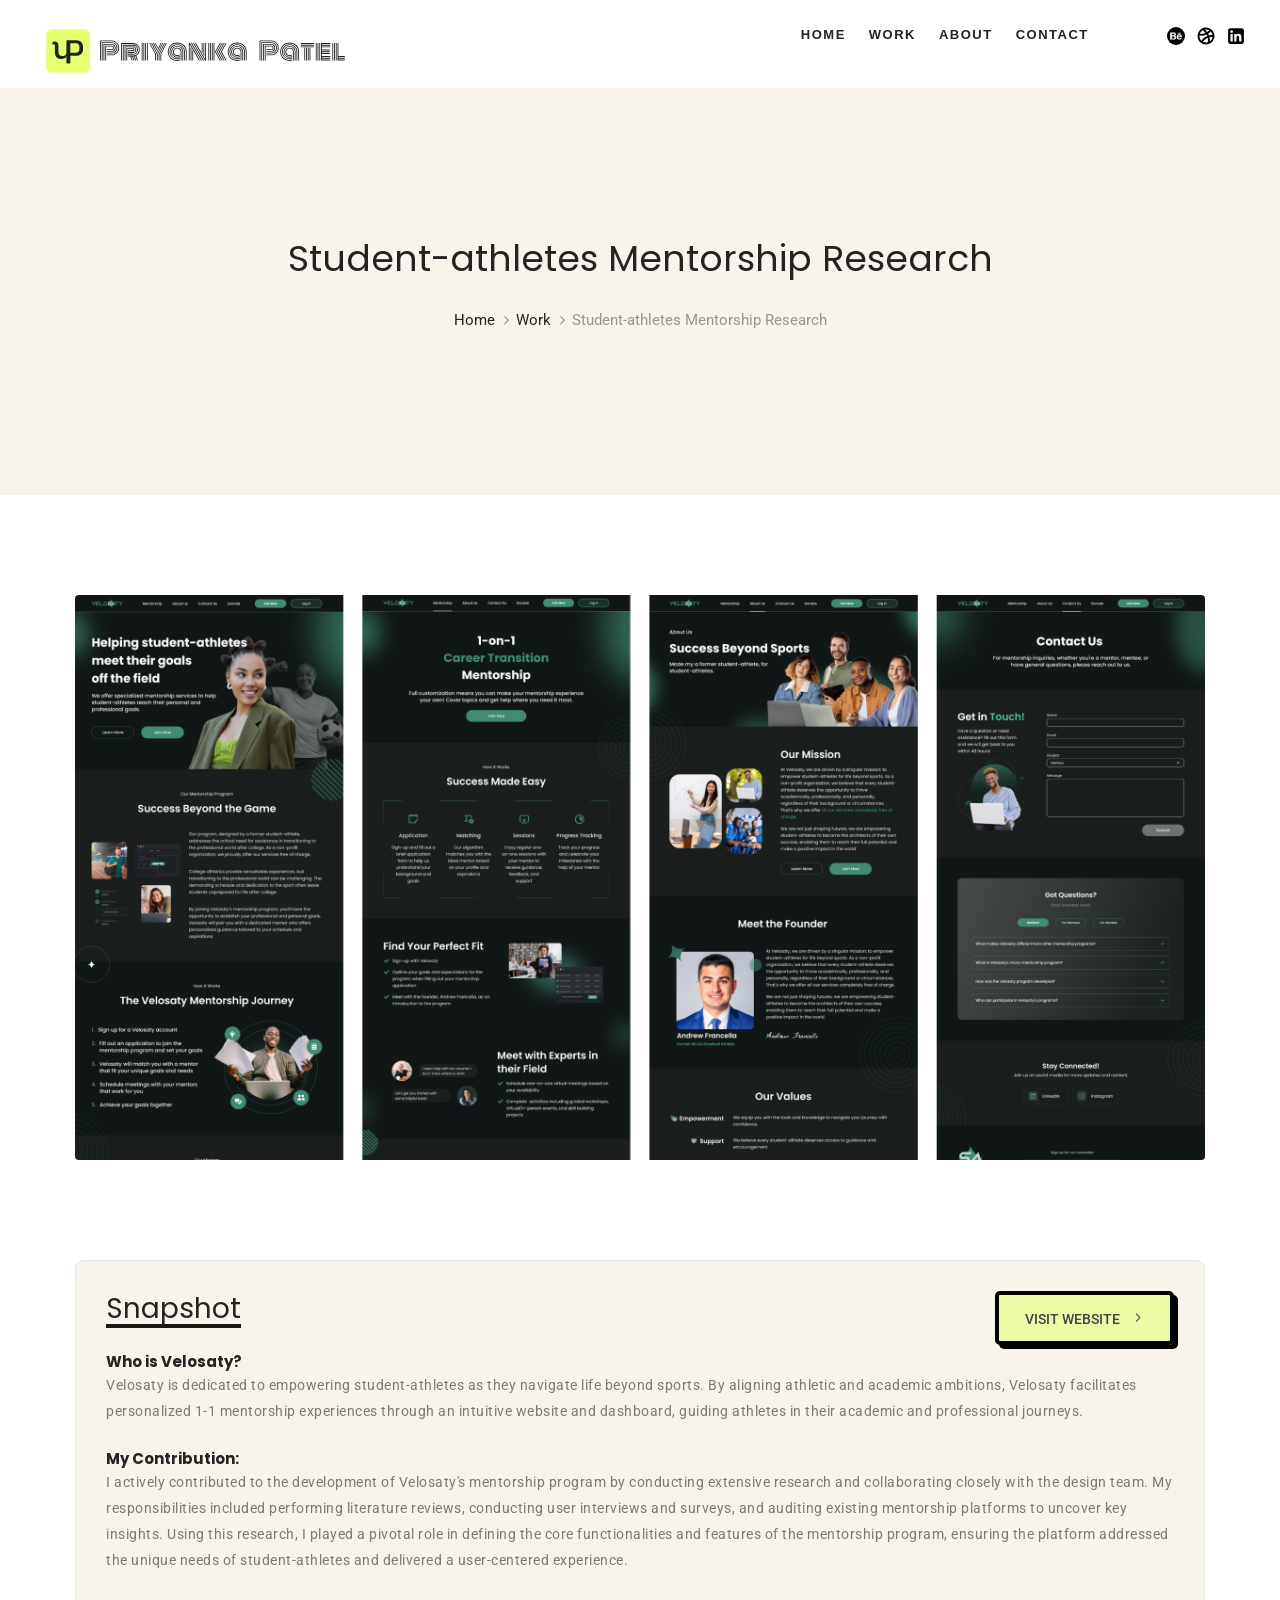
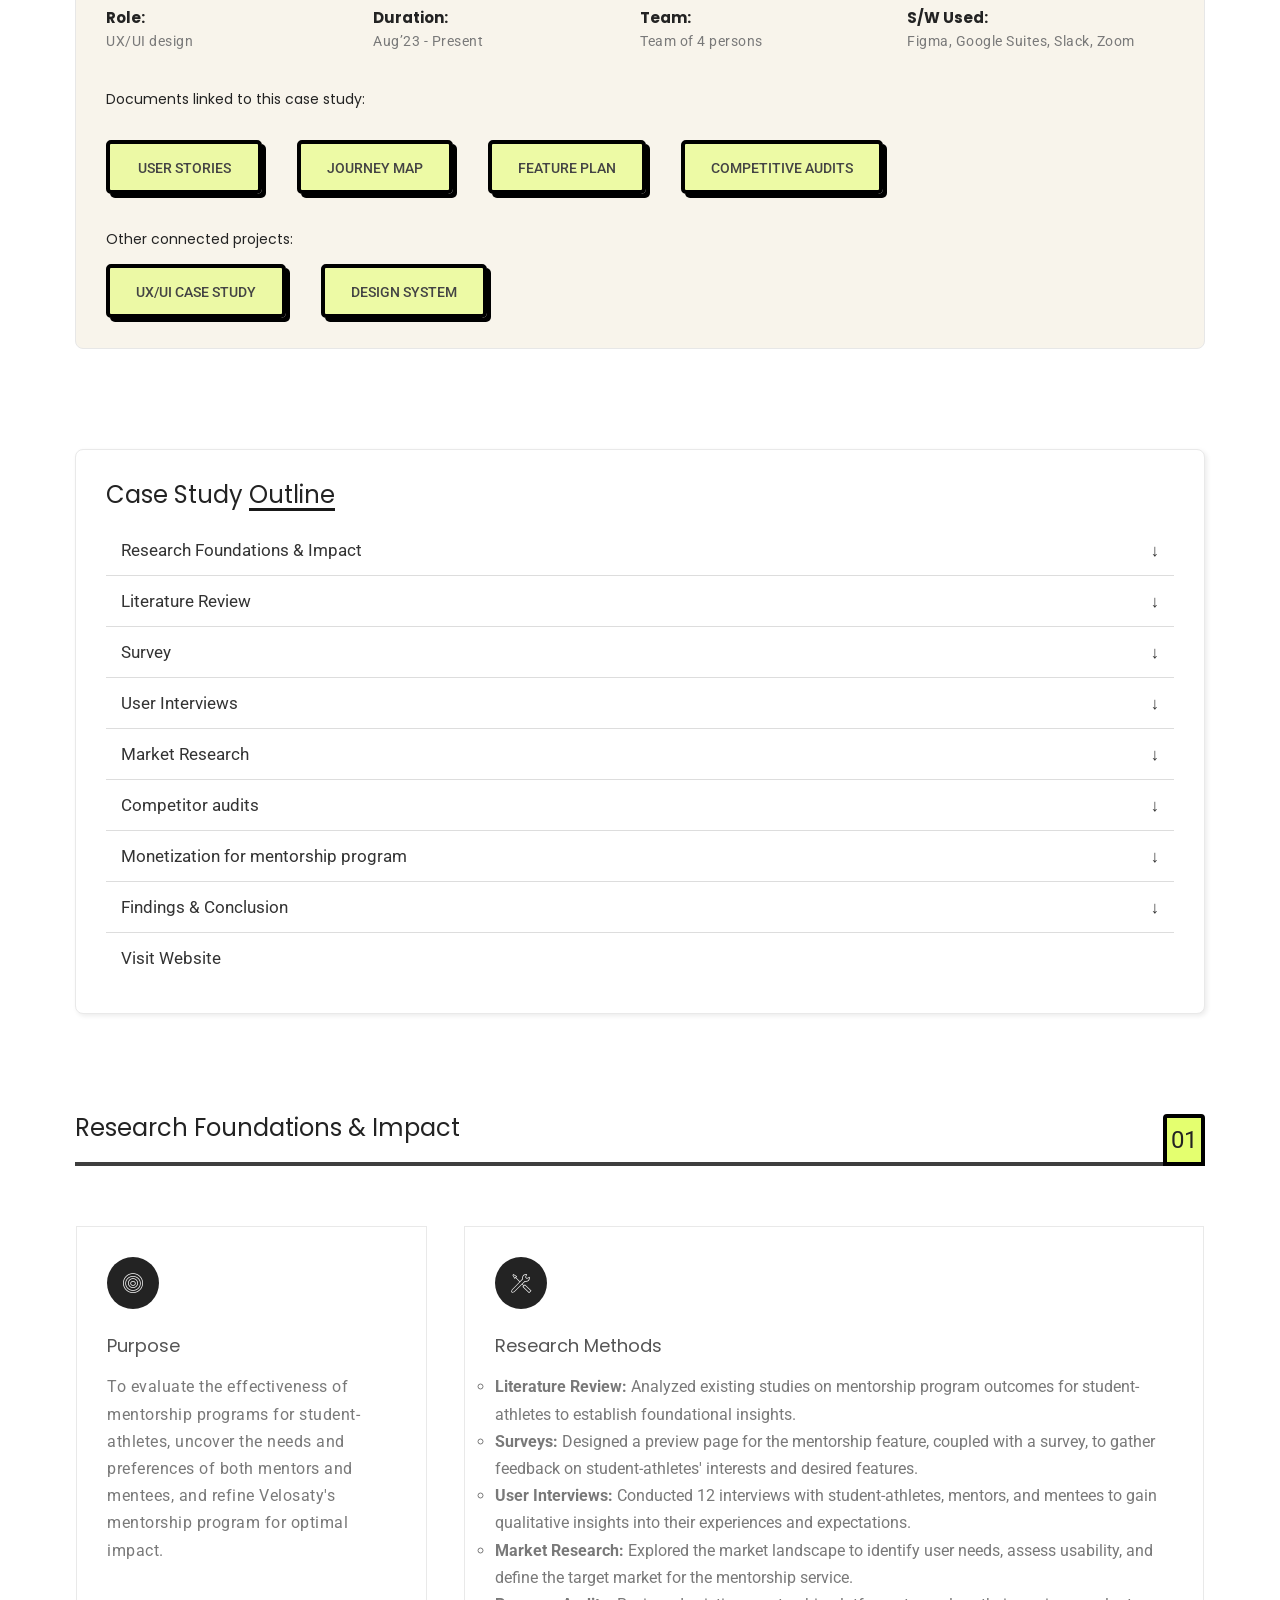
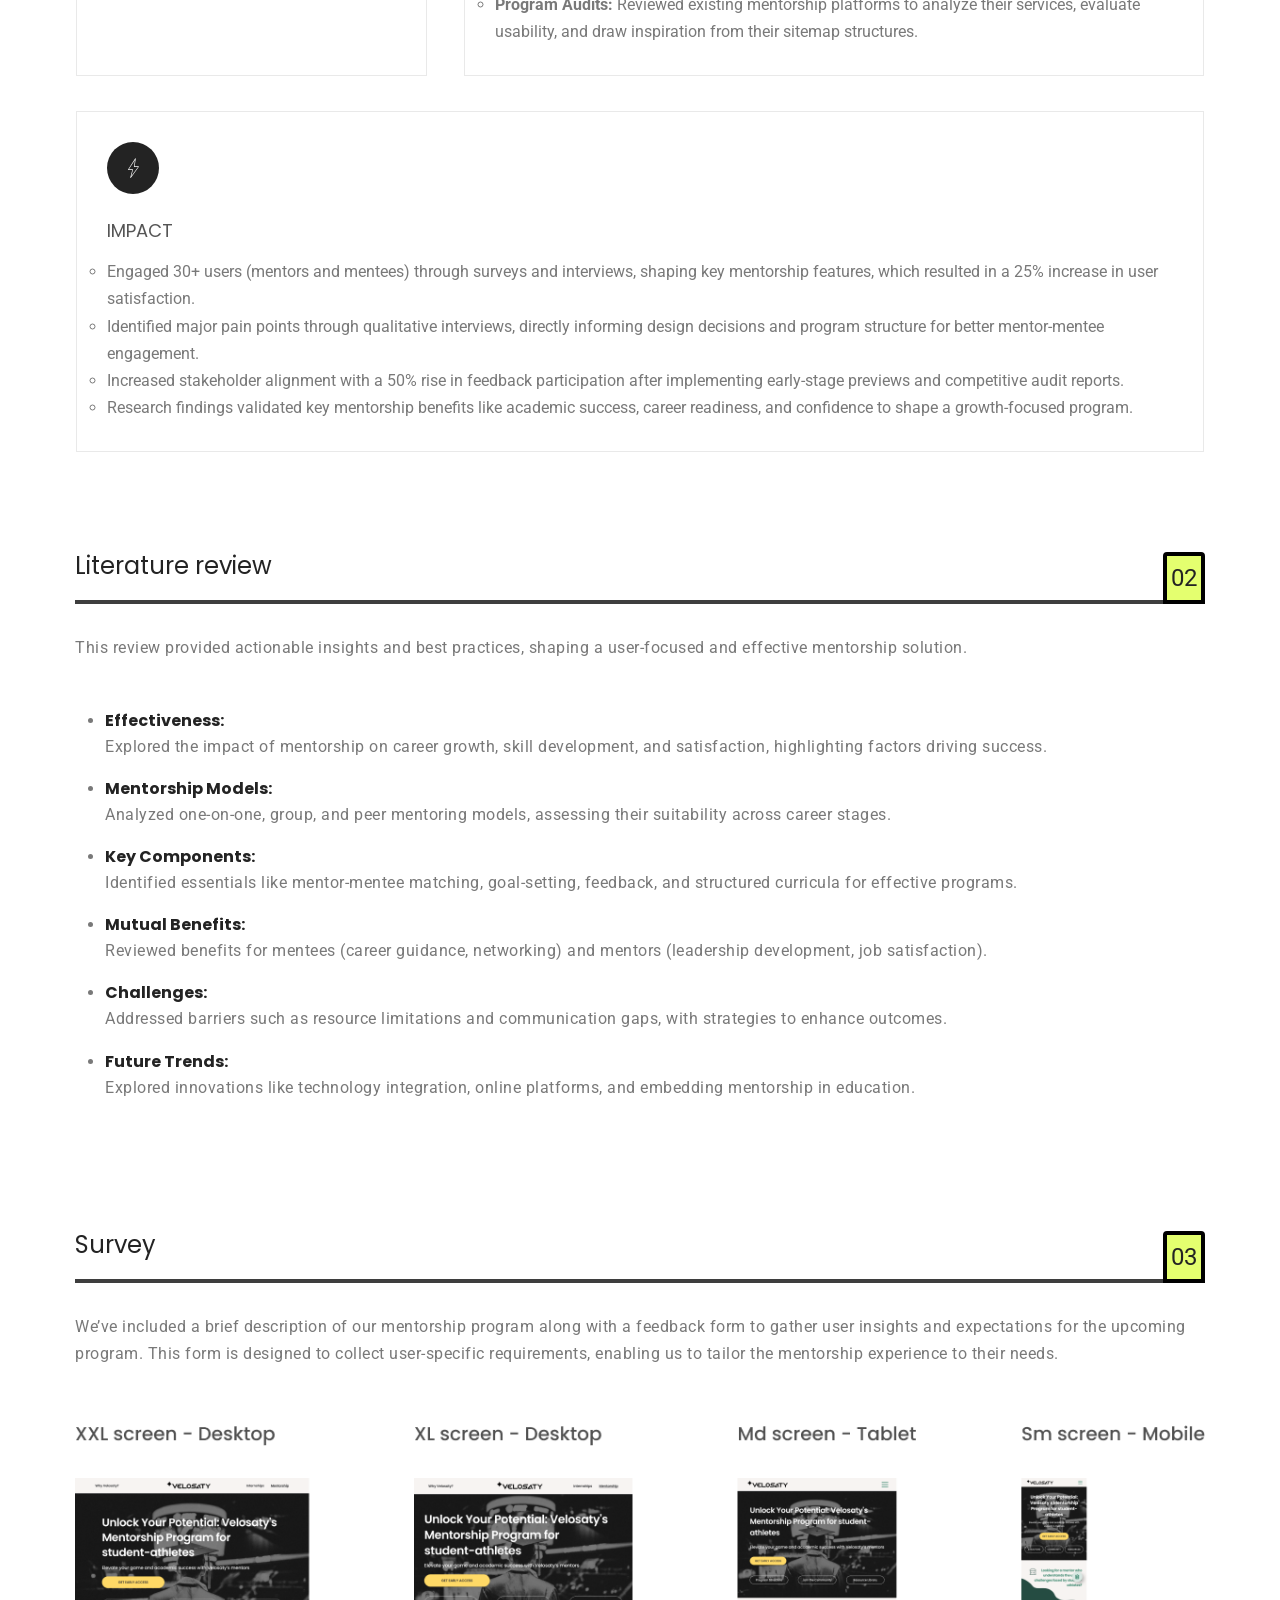
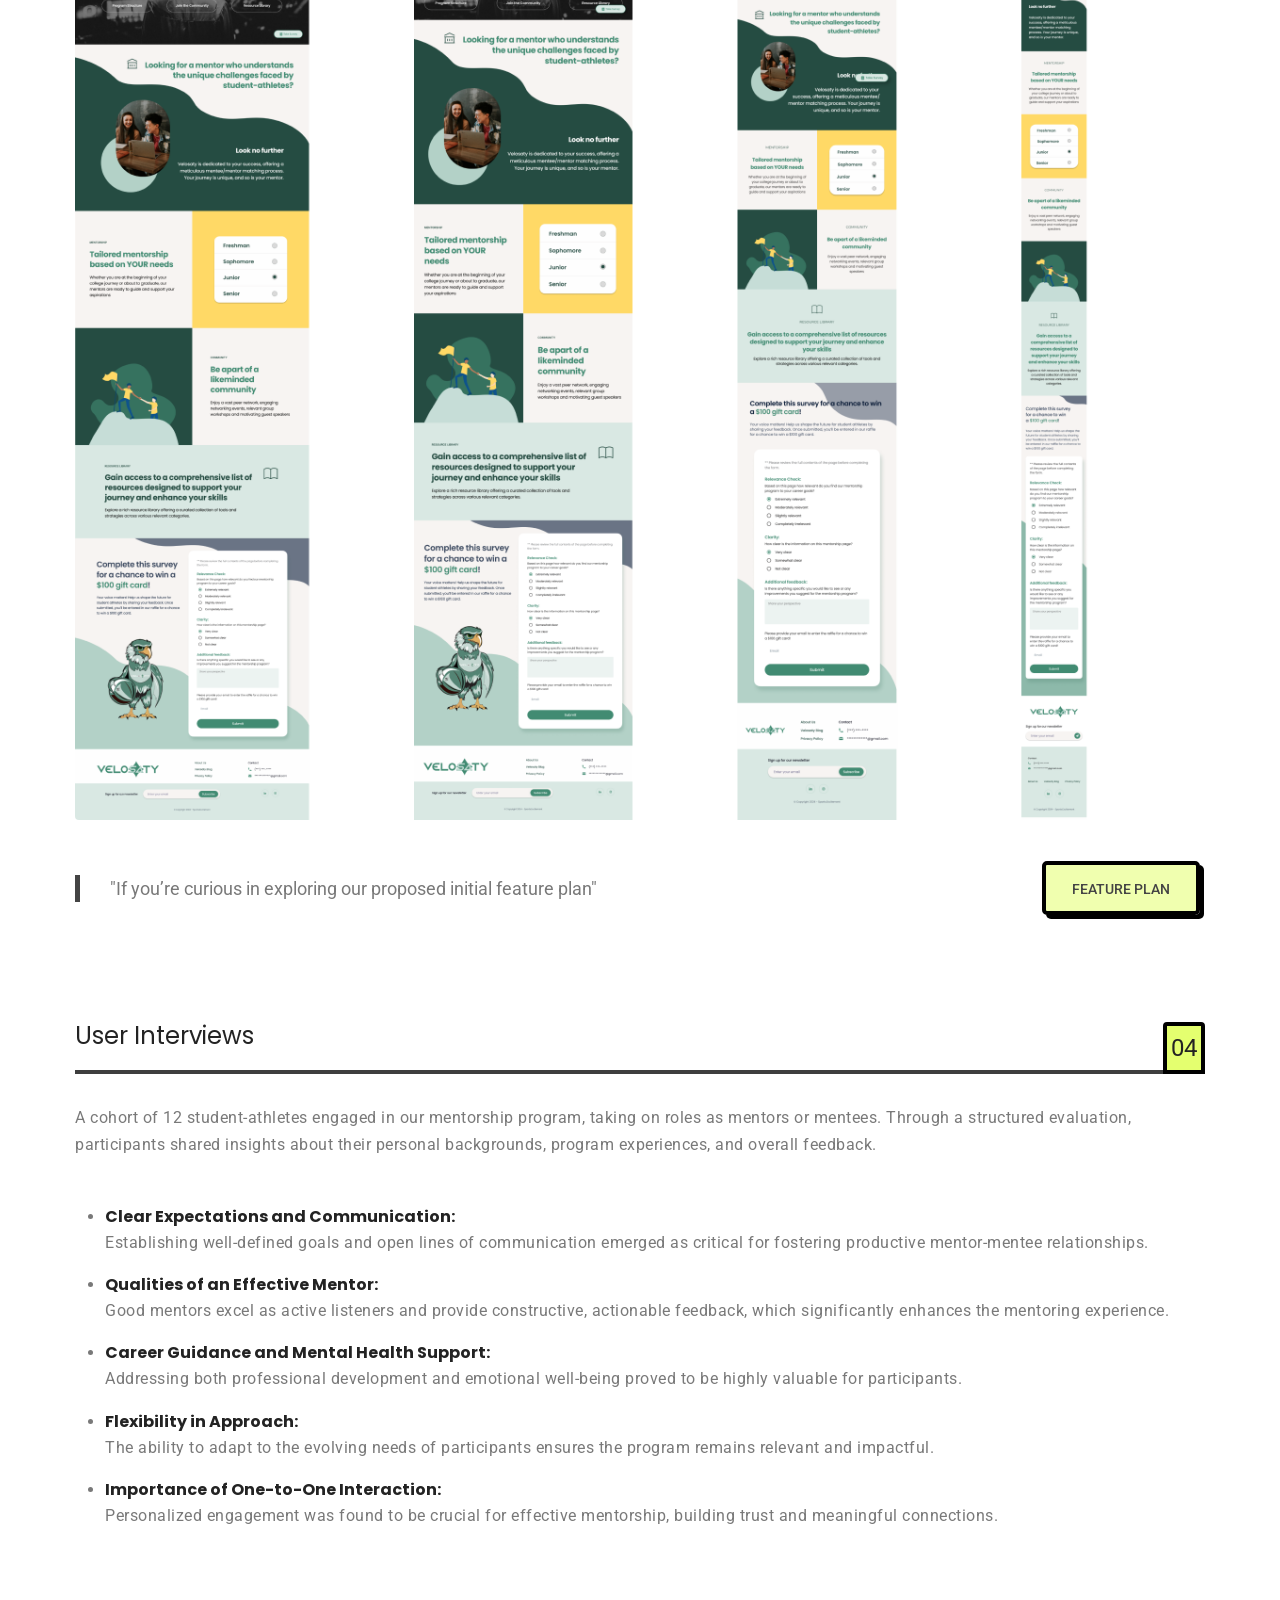
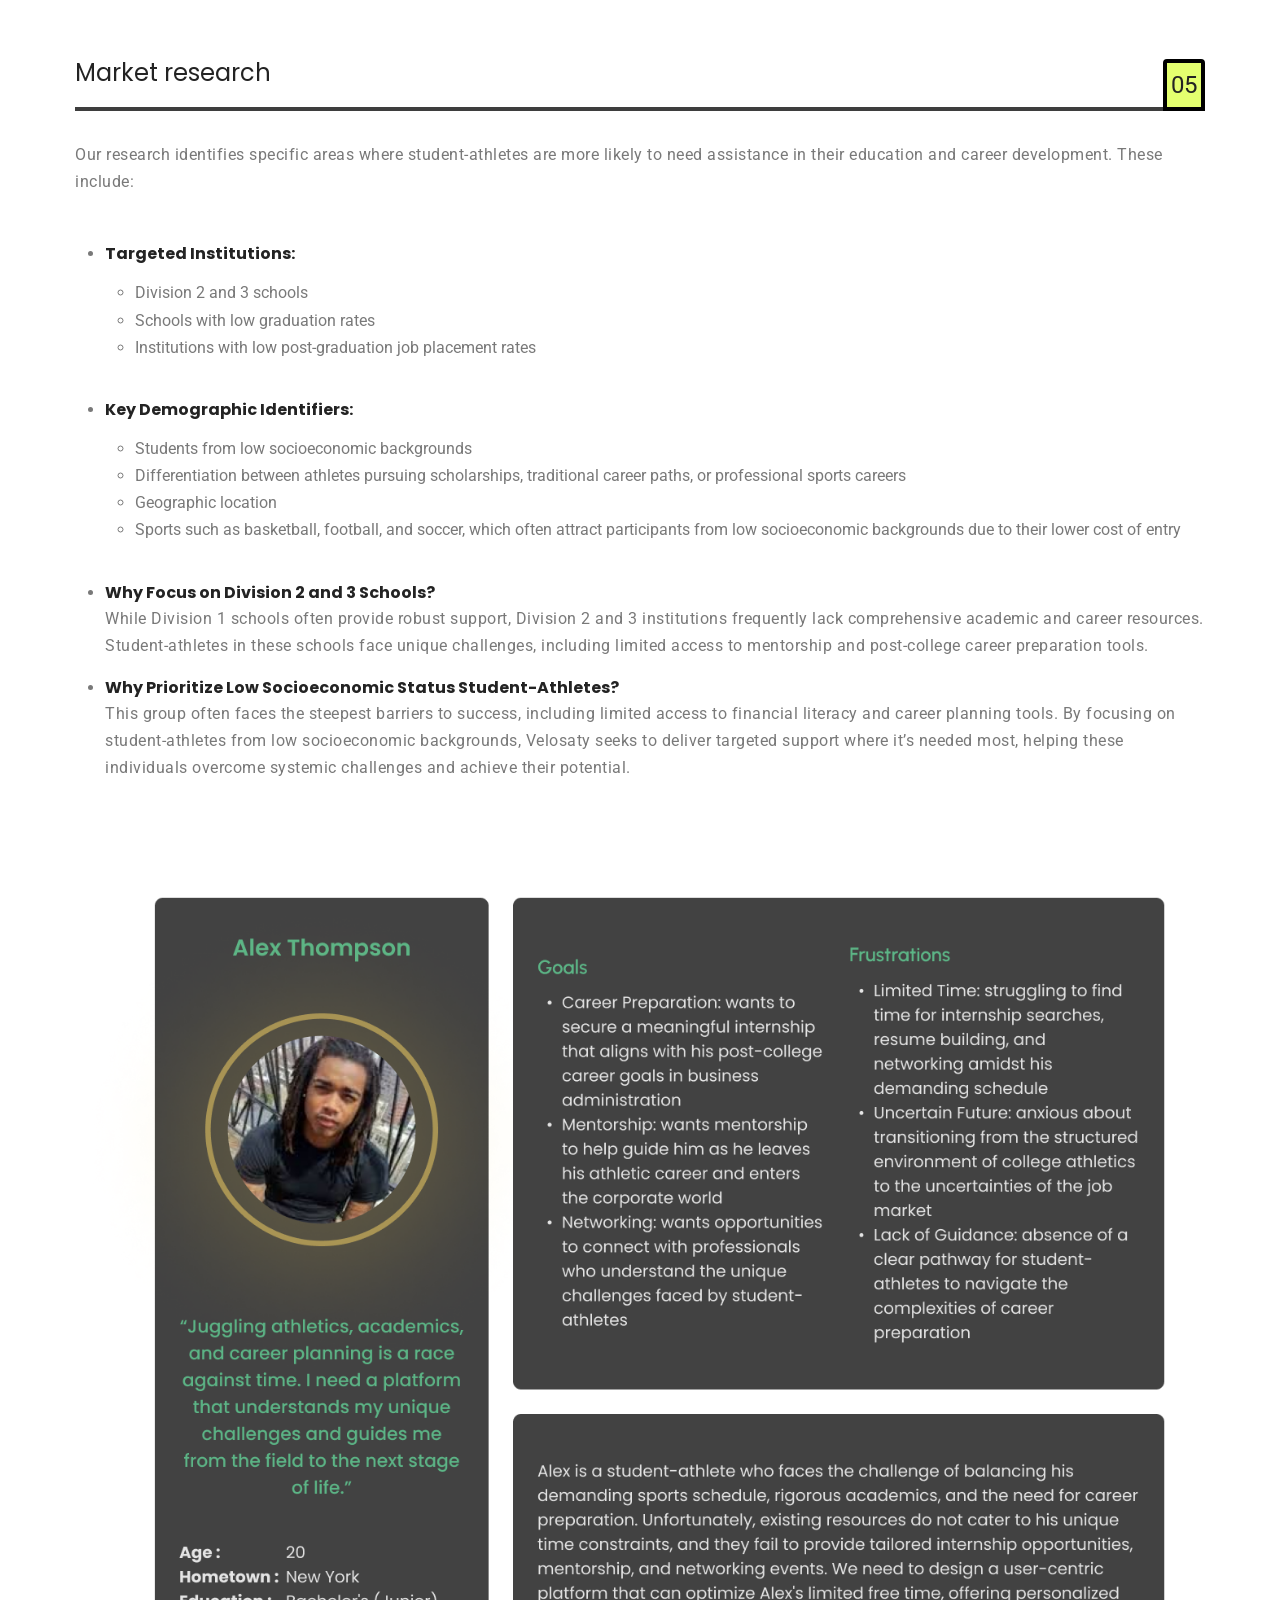
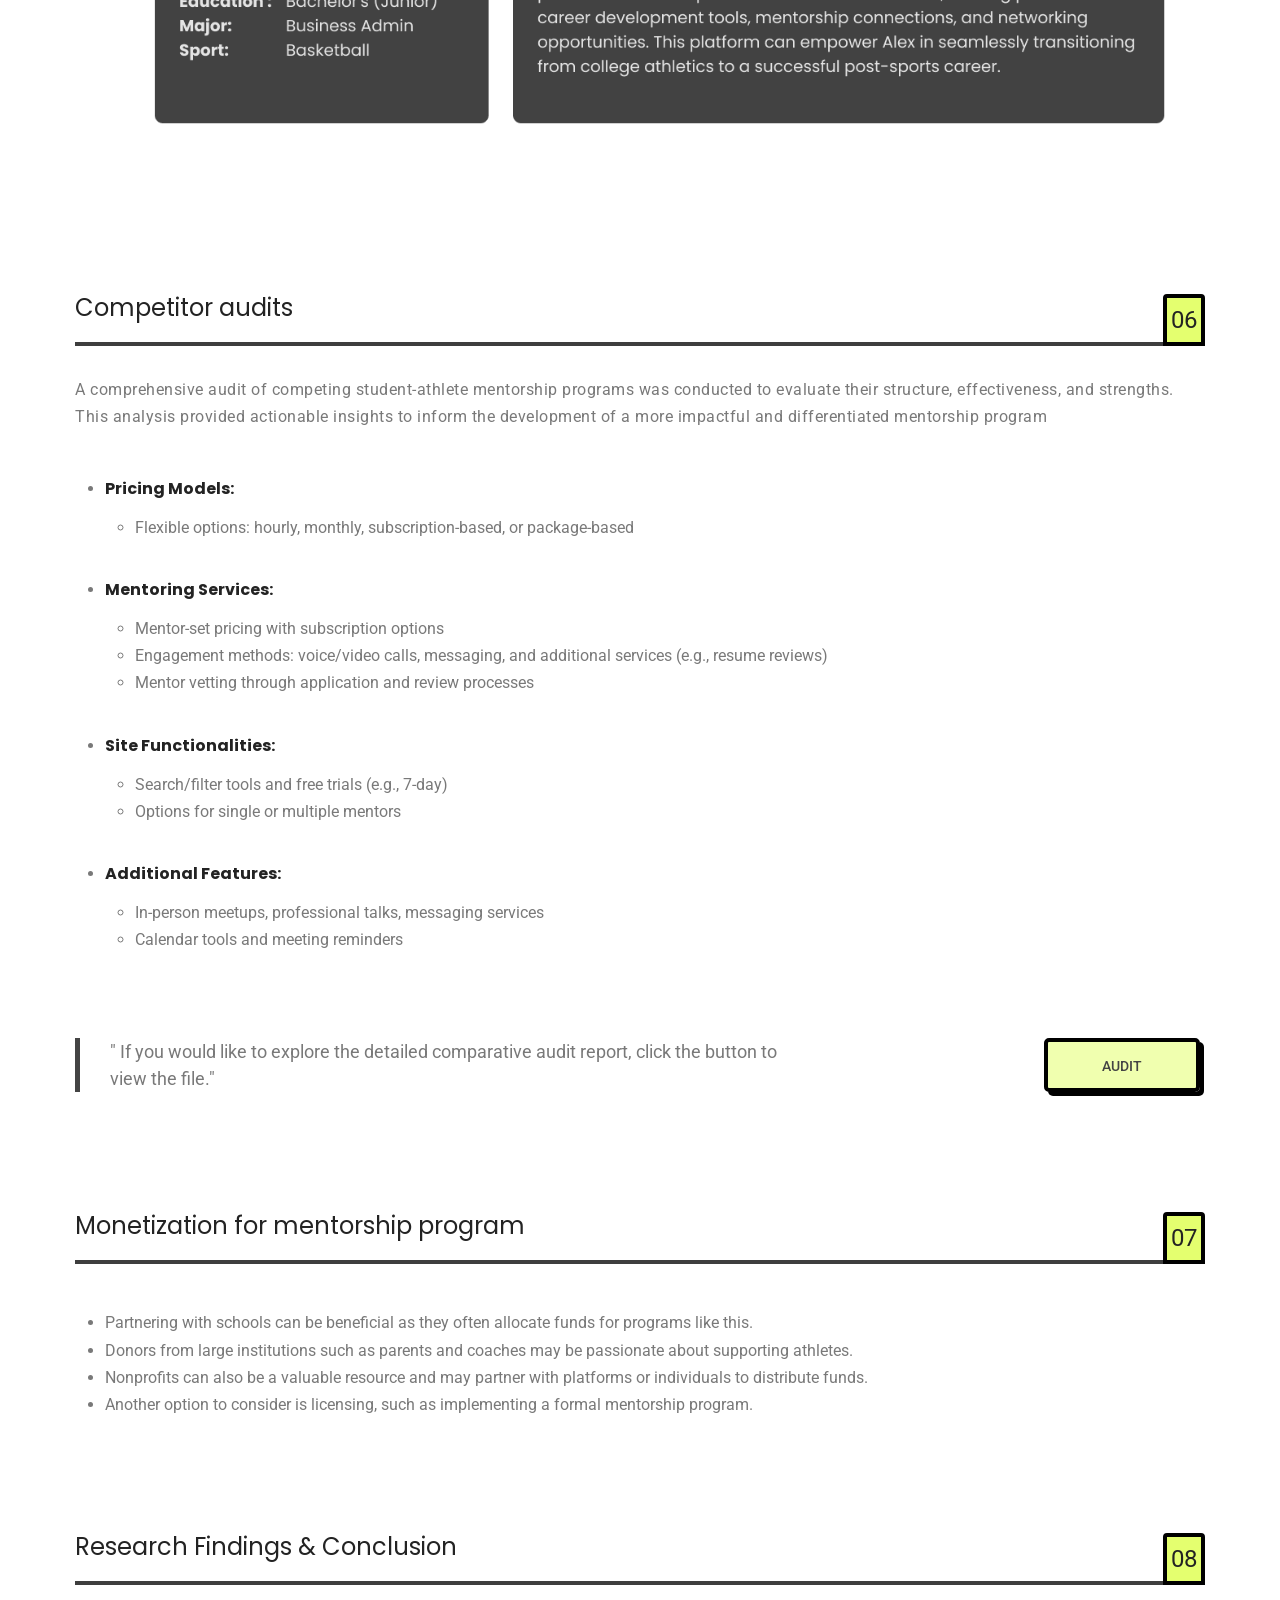
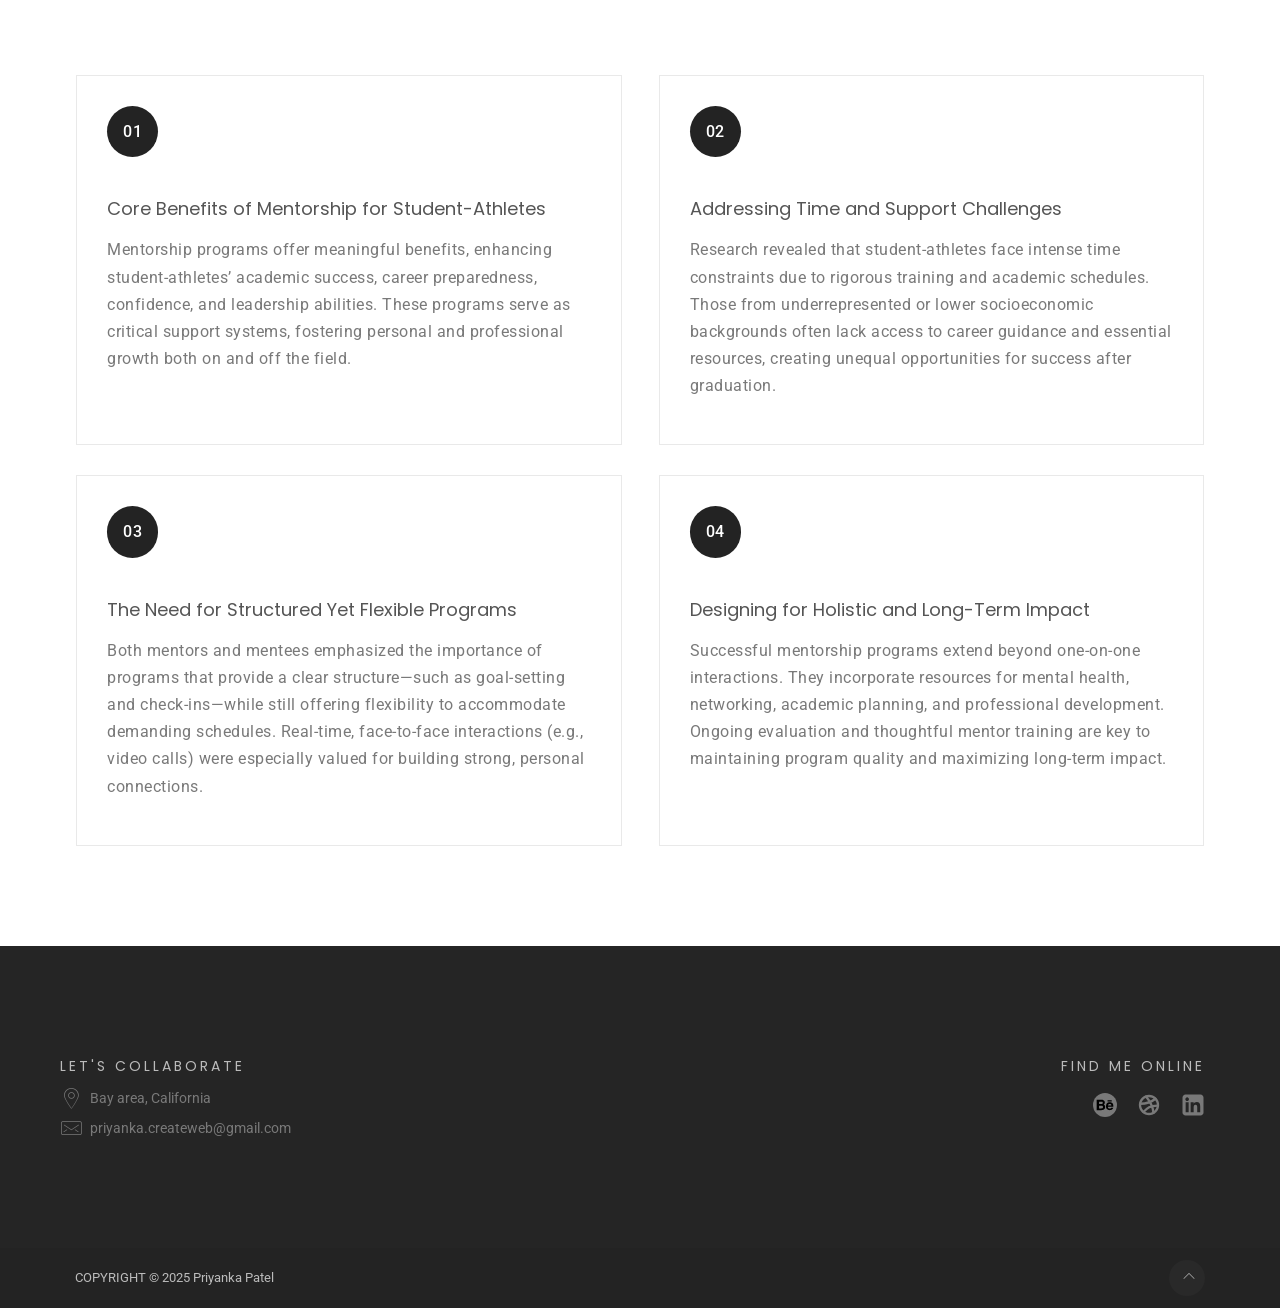
<file: mentorship.html>
<!DOCTYPE html>
<html lang="en">
  <head>
    <!-- Meta Character Set -->
    <meta charset="utf-8" />
    <title>Mentorship Research</title>

    <!-- Responsive Meta Tag -->
    <meta http-equiv="X-UA-Compatible" content="IE=edge" />
    <meta name="viewport" content="width=device-width, initial-scale=1" />

    <!-- Meta Description -->
    <meta name="description" content="Priyanka - Design Portfolio" />
    <meta
      name="keywords"
      content="responsive, creative, resume, html5, css3, personal, onepage personal"
    />
    <meta name="author" content="portfolio" />

    <!-- Favicon -->
    <link
      rel="shortcut icon"
      href="images/logos/favicon.png"
      type="image/x-icon"
    />

    <!-- Vendor CSS -->
    <link
      rel="stylesheet"
      type="text/css"
      href="vendor/uikit/css/uikit.min.css"
    />
    <link
      rel="stylesheet"
      type="text/css"
      href="vendor/uikit/css/components/slidenav.min.css"
    />

    <!-- Main CSS -->
    <link rel="stylesheet" type="text/css" href="css/style.css" />

    <!-- Line Icon -->
    <link rel="stylesheet" type="text/css" href="css/linea.css" />

    <!--[if lt IE 9]>
      <script src="https://oss.maxcdn.com/html5shiv/3.7.2/html5shiv.min.js"></script>
      <script src="https://oss.maxcdn.com/respond/1.4.2/respond.min.js"></script>
    <![endif]-->
  </head>
  <!-- Google tag (gtag.js) -->
  <script
    async
    src="https://www.googletagmanager.com/gtag/js?id=G-V82M1TR5L3"
  ></script>
  <script>
    window.dataLayer = window.dataLayer || [];
    function gtag() {
      dataLayer.push(arguments);
    }
    gtag("js", new Date());

    gtag("config", "G-V82M1TR5L3");
  </script>
  <body class="home-light">
    <!-- Loading Start -->
    <div id="tc-loader" class="tc-loader">
      <div class="load-inner">
        <img src="images/loading.gif" />
      </div>
    </div>
    <!-- Loading End -->

    <!-- Header Start -->
    <header class="tc-header header-style1 uk-clearfix" id="tc-header">
      <div
        class="tc-top-block"
        data-uk-sticky="{top:-400, animation: 'uk-animation-slide-top'}"
      >
        <div class="uk-container-header uk-container uk-container-center">
          <div class="nav-outter">
            <div class="nav-item1">
              <div class="tc-logo uk-hidden-small">
                <a href="index.html">
                  <img class="logo" src="images/logos/logo.svg" alt="logo" />
                </a>
              </div>
              <!--mobile socials-->
              <div class="mob-socials">
                <ul>
                  <li>
                    <a
                      href="https://www.behance.net/priyanka_createweb"
                      target="_blank"
                      ><img
                        src="images/socials/behance.svg"
                        alt="behance link icon"
                    /></a>
                  </li>
                  <li>
                    <a
                      href="https://dribbble.com/Priyanka_createweb"
                      target="_blank"
                      ><img
                        src="images/socials/dribbble.svg"
                        alt="dribbble link icon"
                    /></a>
                  </li>
                  <li>
                    <a
                      href="https://www.linkedin.com/in/priyankaapateldesigner/"
                      target="_blank"
                      ><img
                        src="images/socials/linkedin.svg"
                        alt="linkedin link icon"
                    /></a>
                  </li>
                </ul>
              </div>
            </div>
            <div class="nav-item2">
              <nav class="uk-navbar tc-navbar">
                <ul class="uk-navbar-nav uk-hidden-small">
                  <li>
                    <a href="index.html">Home</a>
                  </li>
                  <li>
                    <a href="portfolio.html">Work</a>
                  </li>
                  <li>
                    <a href="about.html">About</a>
                  </li>
                  <li>
                    <a href="contact.html">Contact</a>
                  </li>
                </ul>
                <a
                  href="#tc-offcanvas"
                  class="uk-navbar-toggle uk-visible-small tc-off-toggle"
                  data-uk-offcanvas="{mode:'slide'}"
                ></a>
                <div class="uk-navbar-content tc-logo uk-visible-small">
                  <a href="index.html">
                    <img class="logo-sm" src="images/logos/logo-sm.svg"
                  /></a>
                </div>
              </nav>
            </div>
            <div class="nav-item3">
              <div class="nav-socials">
                <ul class="uk-grid uk-float-right">
                  <li>
                    <a
                      href="https://www.behance.net/priyanka_createweb"
                      target="_blank"
                      ><img
                        src="images/socials/behance.svg"
                        alt="behance icon link"
                    /></a>
                  </li>
                  <li>
                    <a
                      href="https://dribbble.com/Priyanka_createweb"
                      target="_blank"
                      ><img
                        src="images/socials/dribbble.svg"
                        alt="dribbble icon link"
                    /></a>
                  </li>
                  <li>
                    <a
                      href="https://www.linkedin.com/in/priyankaapateldesigner/"
                      target="_blank"
                      ><img
                        src="images/socials/linkedin.svg"
                        alt="linkedin icon link"
                    /></a>
                  </li>
                </ul>
              </div>
            </div>
          </div>
        </div>
      </div>
    </header>
    <!-- Header End -->

    <!-- Masthead Start -->
    <div class="tc-masthead sec-color">
      <div class="uk-container-center uk-container">
        <h1 class="head-title">Student-athletes Mentorship Research</h1>
        <ul class="tc-breadcrumb">
          <li><a href="index.html">Home</a></li>
          <li><a href="portfolio.html">Work</a></li>
          <li><span>Student-athletes Mentorship Research</span></li>
        </ul>
      </div>
    </div>
    <!-- Masthead End -->

    <!-- Main Start -->
    <main class="tc-main" id="tc-main">
      <div class="tc-portfolio-single">
        <div class="uk-container uk-container-center">
          <div class="uk-grid" data-uk-grid-margin="">
            <div class="uk-width-medium-1">
              <a href="https://velosaty.com/" target="_blank">
                <img
                  src="images/portfolio/velosaty/velosaty.png"
                  alt="showing a website interface"
                />
              </a>
            </div>
          </div>

          <div class="uk-grid snapshot sec-color mt100" data-uk-grid-margin="">
            <div class="uk-width-medium-1">
              <div class="ps-info">
                <div class="uk-grid">
                  <div class="uk-width-medium-1-2 uk-width-small-4-10">
                    <h3 class="ps-title">
                      <span class="half-highlight">Snapshot</span>
                    </h3>
                  </div>
                  <div class="uk-width-medium-1-2 uk-width-small-6-10">
                    <a
                      href="https://velosaty.com/"
                      target="_blank"
                      class="readon pill btn-right"
                    >
                      Visit Website<i
                        class="li li-arrows-right uk-animation-scale web-arrow"
                      ></i>
                    </a>
                  </div>
                </div>
                <div class="ps-extra-fild">
                  <div class="ps-fild-item">
                    <h5>Who is Velosaty?</h5>
                    <p>
                      Velosaty is dedicated to empowering student-athletes as
                      they navigate life beyond sports. By aligning athletic and
                      academic ambitions, Velosaty facilitates personalized 1-1
                      mentorship experiences through an intuitive website and
                      dashboard, guiding athletes in their academic and
                      professional journeys.
                    </p>
                  </div>
                  <div class="ps-fild-item">
                    <h5>My Contribution:</h5>
                    <p>
                      I actively contributed to the development of Velosaty's
                      mentorship program by conducting extensive research and
                      collaborating closely with the design team. My
                      responsibilities included performing literature reviews,
                      conducting user interviews and surveys, and auditing
                      existing mentorship platforms to uncover key insights.
                      Using this research, I played a pivotal role in defining
                      the core functionalities and features of the mentorship
                      program, ensuring the platform addressed the unique needs
                      of student-athletes and delivered a user-centered
                      experience.
                    </p>
                  </div>
                </div>
              </div>
            </div>
            <div class="uk-width-medium-1-4 ps-extra-fild-item">
              <h5>Role:</h5>
              <p>UX/UI design</p>
            </div>
            <div class="uk-width-medium-1-4 ps-extra-fild-item">
              <h5>Duration:</h5>
              <p>Aug’23 - Present</p>
            </div>
            <div class="uk-width-medium-1-4 ps-extra-fild-item ps-tags">
              <h5>Team:</h5>
              <p>Team of 4 persons</p>
            </div>
            <div class="uk-width-medium-1-4 ps-extra-fild-item">
              <h5>S/W Used:</h5>
              <p>Figma, Google Suites, Slack, Zoom</p>
            </div>
            <div class="uk-width-medium-1">
              <h5>Documents linked to this case study:</h5>
              <div class="uk-grid top-space">
                <div>
                  <a
                    href="images/portfolio/velosaty/user-stories.png"
                    class="readon pill"
                    target="_blank"
                    >User stories</a
                  >
                </div>
                <div>
                  <a
                    href="images/portfolio/velosaty/User-journey.png"
                    class="readon pill"
                    target="_blank"
                    >Journey map</a
                  >
                </div>
                <div>
                  <a
                    href="images/portfolio/velosaty/Mentorship-feature-plan.pdf"
                    class="readon pill"
                    target="_blank"
                    >Feature plan</a
                  >
                </div>
                <div>
                  <a
                    href="images/portfolio/velosaty/Competitive-audits.pdf"
                    class="readon pill"
                    target="_blank"
                    >Competitive audits</a
                  >
                </div>
              </div>
            </div>
            <div class="uk-width-medium-1-2">
              <h5>Other connected projects:</h5>
              <div class="uk-grid mt10">
                <div>
                  <a href="velosaty.html" class="readon pill" target="_blank"
                    >UX/UI Case Study</a
                  >
                </div>
                <div>
                  <a
                    href="design-system.html"
                    class="readon pill"
                    target="_blank"
                    >Design System</a
                  >
                </div>
              </div>
            </div>
          </div>
          <!-- Case Study Overview -->
          <div id="case-study-overview" class="index-container mt100">
            <h2>Case Study <span class="half-highlight">Outline</span></h2>
            <div class="index">
              <a href="#foundations"
                ><span>Research Foundations & Impact</span> <span>↓</span></a
              >
              <a href="#literature"
                ><span>Literature Review</span> <span>↓</span></a
              >
              <a href="#survey"><span>Survey</span> <span>↓</span></a>
              <a href="#interview"
                ><span>User Interviews</span> <span>↓</span></a
              >
              <a href="#research"
                ><span>Market Research</span> <span>↓</span></a
              >
              <a href="#audit"><span>Competitor audits</span> <span>↓</span></a>
              <a href="#monetization"
                ><span>Monetization for mentorship program</span>
                <span>↓</span></a
              >
              <a href="#impact"
                ><span>Findings & Conclusion</span> <span>↓</span></a
              >
              <a href="https://velosaty.com/" target="_blank">Visit Website</a>
            </div>
          </div>
          <!--1-->
          <div id="foundations" class="pf-info">
            <div class="bs-title">
              <h3>Research Foundations & Impact</h3>
              <span class="title-number">01</span>
            </div>
            <div class="uk-slider-container mt60">
              <ul class="uk-slider uk-grid extra-space">
                <li class="uk-width-medium-1-3 uk-width-small-1-1">
                  <div class="services-item">
                    <i class="li li-target"></i>
                    <h3>Purpose</h3>
                    <p>
                      To evaluate the effectiveness of mentorship programs for
                      student-athletes, uncover the needs and preferences of
                      both mentors and mentees, and refine Velosaty's mentorship
                      program for optimal impact.
                    </p>
                  </div>
                </li>
                <li class="uk-width-medium-2-3 uk-width-small-1-1">
                  <div class="services-item">
                    <i class="li li-settings"></i>
                    <h3>Research Methods</h3>
                    <ul class="no-space">
                      <li>
                        <b>Literature Review:</b> Analyzed existing studies on
                        mentorship program outcomes for student-athletes to
                        establish foundational insights.
                      </li>
                      <li>
                        <b>Surveys:</b> Designed a preview page for the
                        mentorship feature, coupled with a survey, to gather
                        feedback on student-athletes' interests and desired
                        features.
                      </li>
                      <li>
                        <b>User Interviews:</b> Conducted 12 interviews with
                        student-athletes, mentors, and mentees to gain
                        qualitative insights into their experiences and
                        expectations.
                      </li>
                      <li>
                        <b>Market Research:</b> Explored the market landscape to
                        identify user needs, assess usability, and define the
                        target market for the mentorship service.
                      </li>
                      <li>
                        <b>Program Audits:</b> Reviewed existing mentorship
                        platforms to analyze their services, evaluate usability,
                        and draw inspiration from their sitemap structures.
                      </li>
                    </ul>
                  </div>
                </li>
              </ul>
              <ul
                class="uk-slider uk-grid uk-grid-width-large-1 uk-grid-width-medium-1 extra-space"
              >
                <li>
                  <div class="services-item">
                    <i class="li li-lightning"></i>
                    <h3>IMPACT</h3>
                    <ul>
                      <li>
                        Engaged 30+ users (mentors and mentees) through surveys
                        and interviews, shaping key mentorship features, which
                        resulted in a 25% increase in user satisfaction.
                      </li>
                      <li>
                        Identified major pain points through qualitative
                        interviews, directly informing design decisions and
                        program structure for better mentor-mentee engagement.
                      </li>
                      <li>
                        Increased stakeholder alignment with a 50% rise in
                        feedback participation after implementing early-stage
                        previews and competitive audit reports.
                      </li>
                      <li>
                        Research findings validated key mentorship benefits like
                        academic success, career readiness, and confidence to
                        shape a growth-focused program.
                      </li>
                    </ul>
                  </div>
                </li>
              </ul>
            </div>
          </div>
          <!--2-->
          <div id="literature" class="pf-info">
            <div class="bs-title">
              <h3>Literature review</h3>
              <span class="title-number">02</span>
            </div>
            <p>
              This review provided actionable insights and best practices,
              shaping a user-focused and effective mentorship solution.
            </p>
            <div class="mt30 new-bullet">
              <ul>
                <li>
                  <h5>Effectiveness:</h5>
                  <p>
                    Explored the impact of mentorship on career growth, skill
                    development, and satisfaction, highlighting factors driving
                    success.
                  </p>
                </li>
                <li>
                  <h5>Mentorship Models:</h5>
                  <p>
                    Analyzed one-on-one, group, and peer mentoring models,
                    assessing their suitability across career stages.
                  </p>
                </li>

                <li>
                  <h5>Key Components:</h5>
                  <p>
                    Identified essentials like mentor-mentee matching,
                    goal-setting, feedback, and structured curricula for
                    effective programs.
                  </p>
                </li>
                <li>
                  <h5>Mutual Benefits:</h5>
                  <p>
                    Reviewed benefits for mentees (career guidance, networking)
                    and mentors (leadership development, job satisfaction).
                  </p>
                </li>
                <li>
                  <h5>Challenges:</h5>
                  <p>
                    Addressed barriers such as resource limitations and
                    communication gaps, with strategies to enhance outcomes.
                  </p>
                </li>
                <li>
                  <h5>Future Trends:</h5>
                  <p>
                    Explored innovations like technology integration, online
                    platforms, and embedding mentorship in education.
                  </p>
                </li>
              </ul>
            </div>
          </div>
          <!--3-->
          <div id="survey" class="pf-info">
            <div class="bs-title">
              <h3>Survey</h3>
              <span class="title-number">03</span>
            </div>

            <p>
              We’ve included a brief description of our mentorship program along
              with a feedback form to gather user insights and expectations for
              the upcoming program. This form is designed to collect
              user-specific requirements, enabling us to tailor the mentorship
              experience to their needs.
            </p>

            <div class="uk-grid" data-uk-grid-margin="">
              <div class="uk-width-medium-1 mt30">
                <img
                  src="images/portfolio/velosaty/ment-1.png"
                  alt="Velosaty survey"
                />
              </div>
            </div>
            <div class="uk-grid">
              <div class="uk-width-medium-2-3">
                <div class="spacer1"></div>
                <span class="blockquote"
                  >"If you’re curious in exploring our proposed initial feature
                  plan"</span
                >
                <div class="spacer1"></div>
              </div>
              <div class="uk-width-medium-1-3 more-click">
                <a
                  href="images/portfolio/velosaty/Mentorship-feature-plan.pdf"
                  class="readon pill"
                  target="_blank"
                  >Feature Plan</a
                >
              </div>
            </div>
          </div>
          <!--4-->
          <div id="interview" class="pf-info">
            <div class="bs-title">
              <h3>User Interviews</h3>
              <span class="title-number">04</span>
            </div>

            <p>
              A cohort of 12 student-athletes engaged in our mentorship program,
              taking on roles as mentors or mentees. Through a structured
              evaluation, participants shared insights about their personal
              backgrounds, program experiences, and overall feedback.
            </p>
            <div class="mt30 new-bullet">
              <ul>
                <li>
                  <h5>Clear Expectations and Communication:</h5>
                  <p>
                    Establishing well-defined goals and open lines of
                    communication emerged as critical for fostering productive
                    mentor-mentee relationships.
                  </p>
                </li>
                <li>
                  <h5>Qualities of an Effective Mentor:</h5>
                  <p>
                    Good mentors excel as active listeners and provide
                    constructive, actionable feedback, which significantly
                    enhances the mentoring experience.
                  </p>
                </li>

                <li>
                  <h5>Career Guidance and Mental Health Support:</h5>
                  <p>
                    Addressing both professional development and emotional
                    well-being proved to be highly valuable for participants.
                  </p>
                </li>
                <li>
                  <h5>Flexibility in Approach:</h5>
                  <p>
                    The ability to adapt to the evolving needs of participants
                    ensures the program remains relevant and impactful.
                  </p>
                </li>
                <li>
                  <h5>Importance of One-to-One Interaction:</h5>
                  <p>
                    Personalized engagement was found to be crucial for
                    effective mentorship, building trust and meaningful
                    connections.
                  </p>
                </li>
              </ul>
            </div>
          </div>
          <!--5-->
          <div id="research" class="pf-info">
            <div class="bs-title">
              <h3>Market research</h3>
              <span class="title-number">05</span>
            </div>

            <p>
              Our research identifies specific areas where student-athletes are
              more likely to need assistance in their education and career
              development. These include:
            </p>
            <div class="mt30 new-bullet">
              <ul>
                <li>
                  <h5>Targeted Institutions:</h5>

                  <ul class="mb20">
                    <li>Division 2 and 3 schools</li>
                    <li>Schools with low graduation rates</li>
                    <li>
                      Institutions with low post-graduation job placement rates
                    </li>
                  </ul>
                </li>
                <li>
                  <h5>Key Demographic Identifiers:</h5>

                  <ul class="mb20">
                    <li>Students from low socioeconomic backgrounds</li>
                    <li>
                      Differentiation between athletes pursuing scholarships,
                      traditional career paths, or professional sports careers
                    </li>
                    <li>Geographic location</li>
                    <li>
                      Sports such as basketball, football, and soccer, which
                      often attract participants from low socioeconomic
                      backgrounds due to their lower cost of entry
                    </li>
                  </ul>
                </li>

                <li>
                  <h5>Why Focus on Division 2 and 3 Schools?</h5>
                  <p>
                    While Division 1 schools often provide robust support,
                    Division 2 and 3 institutions frequently lack comprehensive
                    academic and career resources. Student-athletes in these
                    schools face unique challenges, including limited access to
                    mentorship and post-college career preparation tools.
                  </p>
                </li>
                <li>
                  <h5>
                    Why Prioritize Low Socioeconomic Status Student-Athletes?
                  </h5>
                  <p>
                    This group often faces the steepest barriers to success,
                    including limited access to financial literacy and career
                    planning tools. By focusing on student-athletes from low
                    socioeconomic backgrounds, Velosaty seeks to deliver
                    targeted support where it’s needed most, helping these
                    individuals overcome systemic challenges and achieve their
                    potential.
                  </p>
                </li>
              </ul>
              <div class="uk-grid" data-uk-grid-margin="">
                <div class="uk-width-medium-1 mt30 mb30">
                  <img
                    src="images/portfolio/velosaty/ment-2.png"
                    alt="User persona"
                  />
                </div>
              </div>
            </div>
          </div>
          <!--6-->
          <div id="audit" class="pf-info">
            <div class="bs-title">
              <h3>Competitor audits</h3>
              <span class="title-number">06</span>
            </div>

            <p>
              A comprehensive audit of competing student-athlete mentorship
              programs was conducted to evaluate their structure, effectiveness,
              and strengths. This analysis provided actionable insights to
              inform the development of a more impactful and differentiated
              mentorship program
            </p>
            <div class="mt30 new-bullet">
              <ul>
                <li>
                  <h5>Pricing Models:</h5>
                  <ul class="mb20">
                    <li>
                      Flexible options: hourly, monthly, subscription-based, or
                      package-based
                    </li>
                  </ul>
                </li>
                <li>
                  <h5>Mentoring Services:</h5>

                  <ul class="mb20">
                    <li>Mentor-set pricing with subscription options</li>
                    <li>
                      Engagement methods: voice/video calls, messaging, and
                      additional services (e.g., resume reviews)
                    </li>
                    <li>
                      Mentor vetting through application and review processes
                    </li>
                  </ul>
                </li>
                <li>
                  <h5>Site Functionalities:</h5>

                  <ul class="mb20">
                    <li>Search/filter tools and free trials (e.g., 7-day)</li>
                    <li>Options for single or multiple mentors</li>
                  </ul>
                </li>
                <li>
                  <h5>Additional Features:</h5>

                  <ul class="mb20">
                    <li>
                      In-person meetups, professional talks, messaging services
                    </li>
                    <li>Calendar tools and meeting reminders</li>
                  </ul>
                </li>
              </ul>
              <div class="uk-grid">
                <div class="uk-width-medium-2-3">
                  <div class="spacer1"></div>
                  <span class="blockquote"
                    >" If you would like to explore the detailed comparative
                    audit report, click the button to view the file."</span
                  >
                  <div class="spacer1"></div>
                </div>
                <div class="uk-width-medium-1-3 more-click">
                  <a
                    href="images/portfolio/velosaty/Competitive-audits.pdf"
                    class="readon pill"
                    target="_blank"
                    >Audit</a
                  >
                </div>
              </div>
            </div>
          </div>
          <!--7-->
          <div id="monetization" class="pf-info">
            <div class="bs-title">
              <h3>Monetization for mentorship program</h3>
              <span class="title-number">07</span>
            </div>

            <ul class="mb20">
              <li>
                Partnering with schools can be beneficial as they often allocate
                funds for programs like this.
              </li>
              <li>
                Donors from large institutions such as parents and coaches may
                be passionate about supporting athletes.
              </li>
              <li>
                Nonprofits can also be a valuable resource and may partner with
                platforms or individuals to distribute funds.
              </li>
              <li>
                Another option to consider is licensing, such as implementing a
                formal mentorship program.
              </li>
            </ul>
          </div>
          <!--8-->
          <div id="impact" class="pf-info">
            <div class="bs-title">
              <h3>Research Findings & Conclusion</h3>
              <span class="title-number">08</span>
            </div>
            <div class="uk-slider-container mt60 row">
              <ul
                class="uk-slider uk-grid uk-grid-width-large-1-2 uk-grid-width-medium-1"
              >
                <li class="mt30">
                  <div class="services-item">
                    <p class="circle-num">01</p>
                    <h3>Core Benefits of Mentorship for Student-Athletes</h3>
                    <p>
                      Mentorship programs offer meaningful benefits, enhancing
                      student-athletes’ academic success, career preparedness,
                      confidence, and leadership abilities. These programs serve
                      as critical support systems, fostering personal and
                      professional growth both on and off the field.
                    </p>
                  </div>
                </li>
                <li class="mt30">
                  <div class="services-item">
                    <p class="circle-num">02</p>
                    <h3>Addressing Time and Support Challenges</h3>
                    <p>
                      Research revealed that student-athletes face intense time
                      constraints due to rigorous training and academic
                      schedules. Those from underrepresented or lower
                      socioeconomic backgrounds often lack access to career
                      guidance and essential resources, creating unequal
                      opportunities for success after graduation.
                    </p>
                  </div>
                </li>
                <li class="mt30">
                  <div class="services-item">
                    <p class="circle-num">03</p>
                    <h3>The Need for Structured Yet Flexible Programs</h3>
                    <p>
                      Both mentors and mentees emphasized the importance of
                      programs that provide a clear structure—such as
                      goal-setting and check-ins—while still offering
                      flexibility to accommodate demanding schedules. Real-time,
                      face-to-face interactions (e.g., video calls) were
                      especially valued for building strong, personal
                      connections.
                    </p>
                  </div>
                </li>
                <li class="mt30">
                  <div class="services-item">
                    <p class="circle-num">04</p>
                    <h3>Designing for Holistic and Long-Term Impact</h3>
                    <p>
                      Successful mentorship programs extend beyond one-on-one
                      interactions. They incorporate resources for mental
                      health, networking, academic planning, and professional
                      development. Ongoing evaluation and thoughtful mentor
                      training are key to maintaining program quality and
                      maximizing long-term impact.
                    </p>
                  </div>
                </li>
              </ul>
            </div>
          </div>
        </div>
      </div>
    </main>
    <!-- Main End -->

    <!-- Footer Start -->
    <section class="tc-contact sec-spacer footer" id="tc-contact">
      <div class="uk-container uk-container-center">
        <div class="uk-grid" data-uk-grid-margin="">
          <div class="uk-width-medium-1-2 uk-width-small-6-10">
            <div class="tc-heading">
              <h3>LET'S COLLABORATE</h3>
              <div class="contact-info uk-animation-hover">
                <div class="contact-outter">
                  <i class="li li-map-pointer uk-animation-scale"></i> Bay area,
                  California
                </div>
              </div>
              <div class="contact-info uk-animation-hover">
                <div class="contact-outter email-container">
                  <i class="li li-mail-envelope uk-animation-scale"></i>
                  <a
                    href="javascript:void(0);"
                    onclick="copyToClipboard('priyanka.createweb@gmail.com')"
                    >priyanka.createweb@gmail.com</a
                  ><span class="tooltip"></span>
                </div>
              </div>
            </div>
          </div>
          <div class="uk-width-medium-1-2 uk-width-small-4-10 uk-text-right">
            <div class="tc-heading">
              <h3>FIND ME ONLINE</h3>
              <ul class="uk-grid uk-float-right">
                <li>
                  <a
                    href="https://www.behance.net/priyanka_createweb"
                    target="_blank"
                    ><img
                      src="images/socials/behance-white.svg"
                      alt="behance icon link"
                  /></a>
                </li>
                <li>
                  <a
                    href="https://dribbble.com/Priyanka_createweb"
                    target="_blank"
                    ><img
                      src="images/socials/dribbble-white.svg"
                      alt="dribbble icon link"
                  /></a>
                </li>
                <li>
                  <a
                    href="https://www.linkedin.com/in/priyankaapateldesigner/"
                    target="_blank"
                    ><img
                      src="images/socials/linkedin-white.svg"
                      alt="linkedin icon link"
                  /></a>
                </li>
              </ul>
            </div>
          </div>
        </div>
      </div>
    </section>
    <button
      id="scrollToContentsBtn"
      class="scroll-top"
      onclick="scrollToContents()"
    >
      <img src="images/list-icon.svg" />
    </button>
    <footer class="tc-footer" id="tc-footer">
      <div class="uk-container uk-container-center">
        <div class="uk-grid pt20 pb20">
          <div class="copyright uk-width-medium-1-2 uk-width-small-6-10">
            COPYRIGHT © 2025 Priyanka Patel
          </div>
          <div class="uk-width-medium-1-2 uk-width-small-4-10 relative">
            <!-- Created by Priyanka Patel -->
            <a
              href="#tc-header"
              class="tc-totopscroll"
              title="Go Top"
              data-uk-smooth-scroll
              ><i class="li li-arrows-up"></i
            ></a>
          </div>
        </div>
      </div>
    </footer>
    <!-- Footer End -->

    <!-- Start Offcanvas -->
    <div id="tc-offcanvas" class="uk-offcanvas">
      <div class="uk-offcanvas-bar uk-offcanvas-bar-flip">
        <ul class="uk-nav uk-nav-offcanvas" data-uk-nav="">
          <li>
            <a href="index.html">Home</a>
          </li>
          <li>
            <a href="portfolio.html">Work</a>
          </li>
          <li>
            <a href="about.html">About</a>
          </li>
          <li>
            <a href="contact.html">Contact</a>
          </li>
        </ul>
      </div>
    </div>
    <!-- End Offcanvas -->

    <!-- email copy clipboard js -->
    <script>
      function copyToClipboard(text) {
        navigator.clipboard.writeText(text).then(() => {
          const tooltip = document.querySelector(".email-container .tooltip");
          tooltip.textContent = `Copied to clipboard!`;
          tooltip.classList.add("show");

          // Remove the tooltip after a short delay
          setTimeout(() => {
            tooltip.classList.remove("show");
          }, 2000);
        });
      }
    </script>
    <script>
      // Show/hide scroll to contents button
      window.onscroll = function () {
        let btn = document.getElementById("scrollToContentsBtn");
        if (
          document.body.scrollTop > 100 ||
          document.documentElement.scrollTop > 100
        ) {
          btn.style.display = "block";
        } else {
          btn.style.display = "none";
        }
      };

      // Scroll to case study contents function
      function scrollToContents() {
        document
          .getElementById("case-study-overview")
          .scrollIntoView({ behavior: "smooth" });
      }
    </script>

    <!-- Jquery js -->
    <script src="js/jquery.min.js"></script>

    <!-- Vendor js -->
    <script src="vendor/uikit/js/uikit.min.js"></script>
    <script src="vendor/uikit/js/components/lightbox.min.js"></script>

    <!-- Scripts Js -->
    <script src="js/scripts.js"></script>
  </body>
</html>
</file>
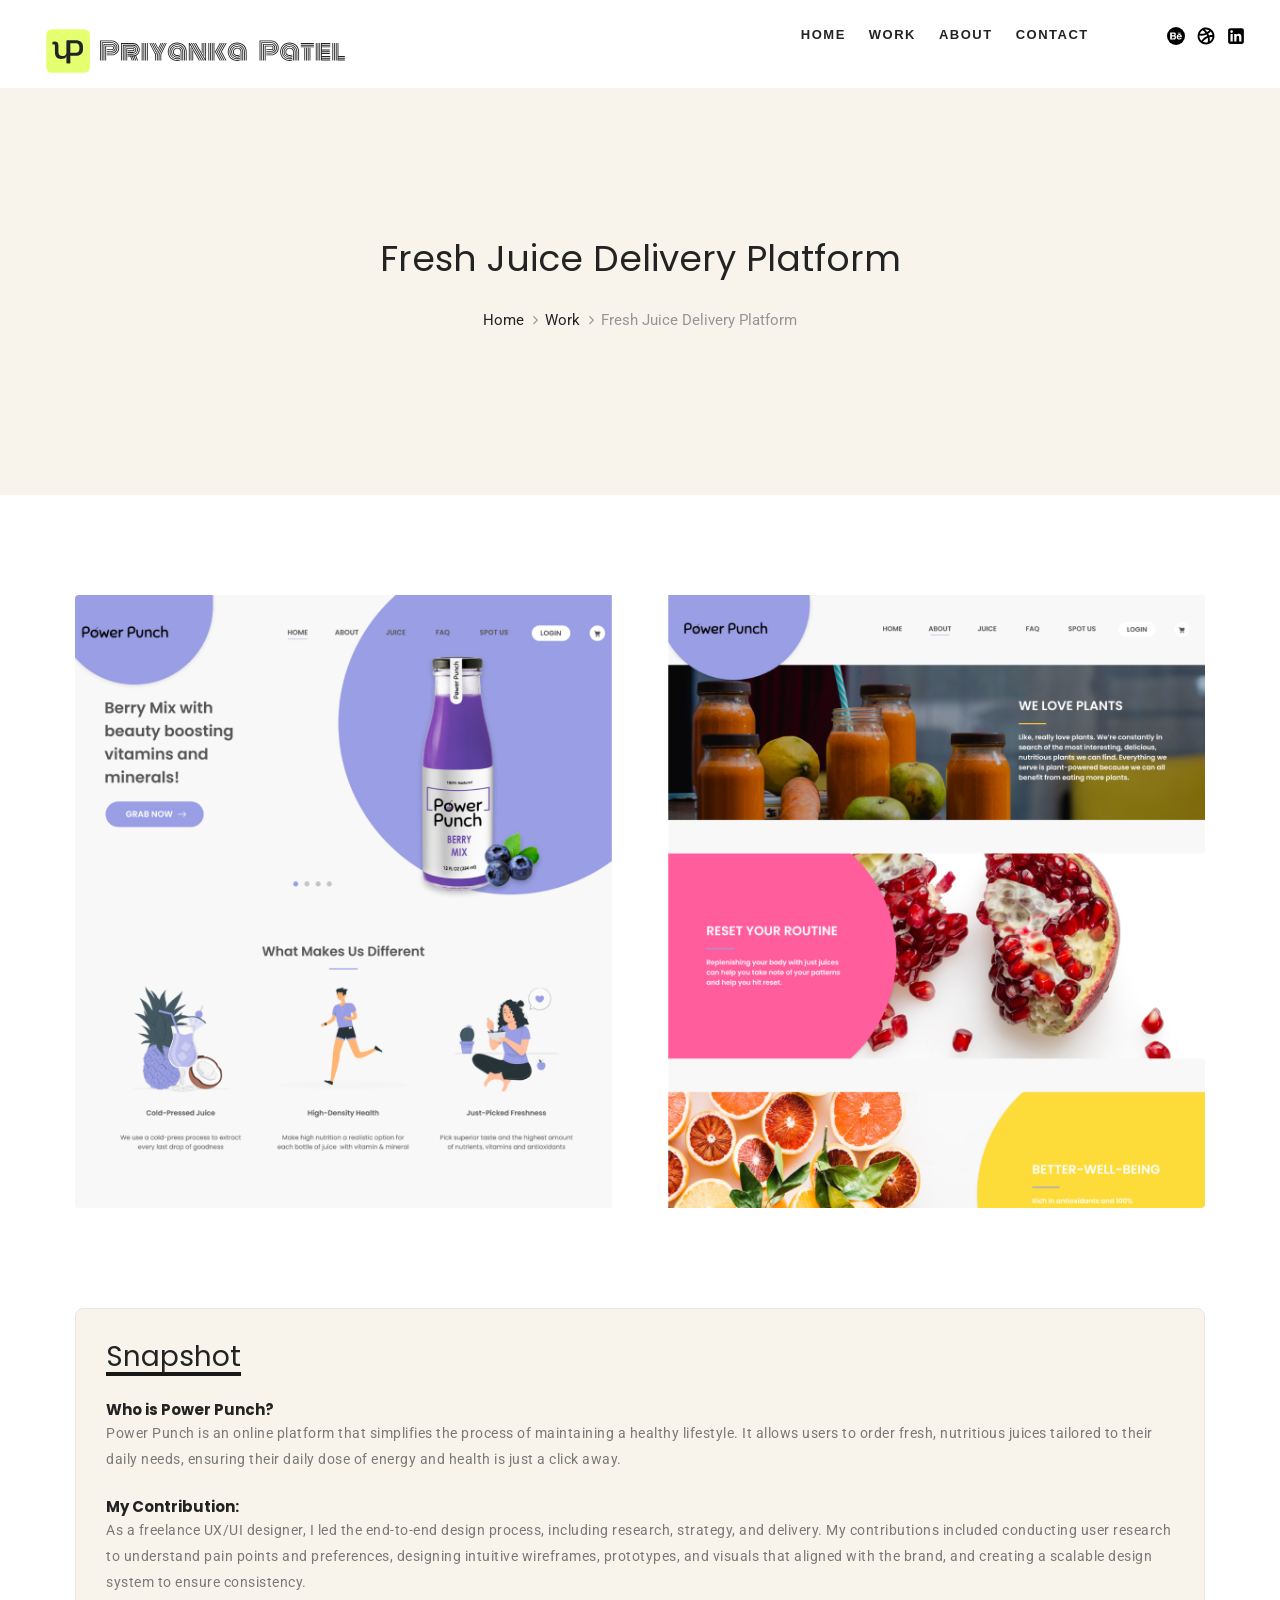
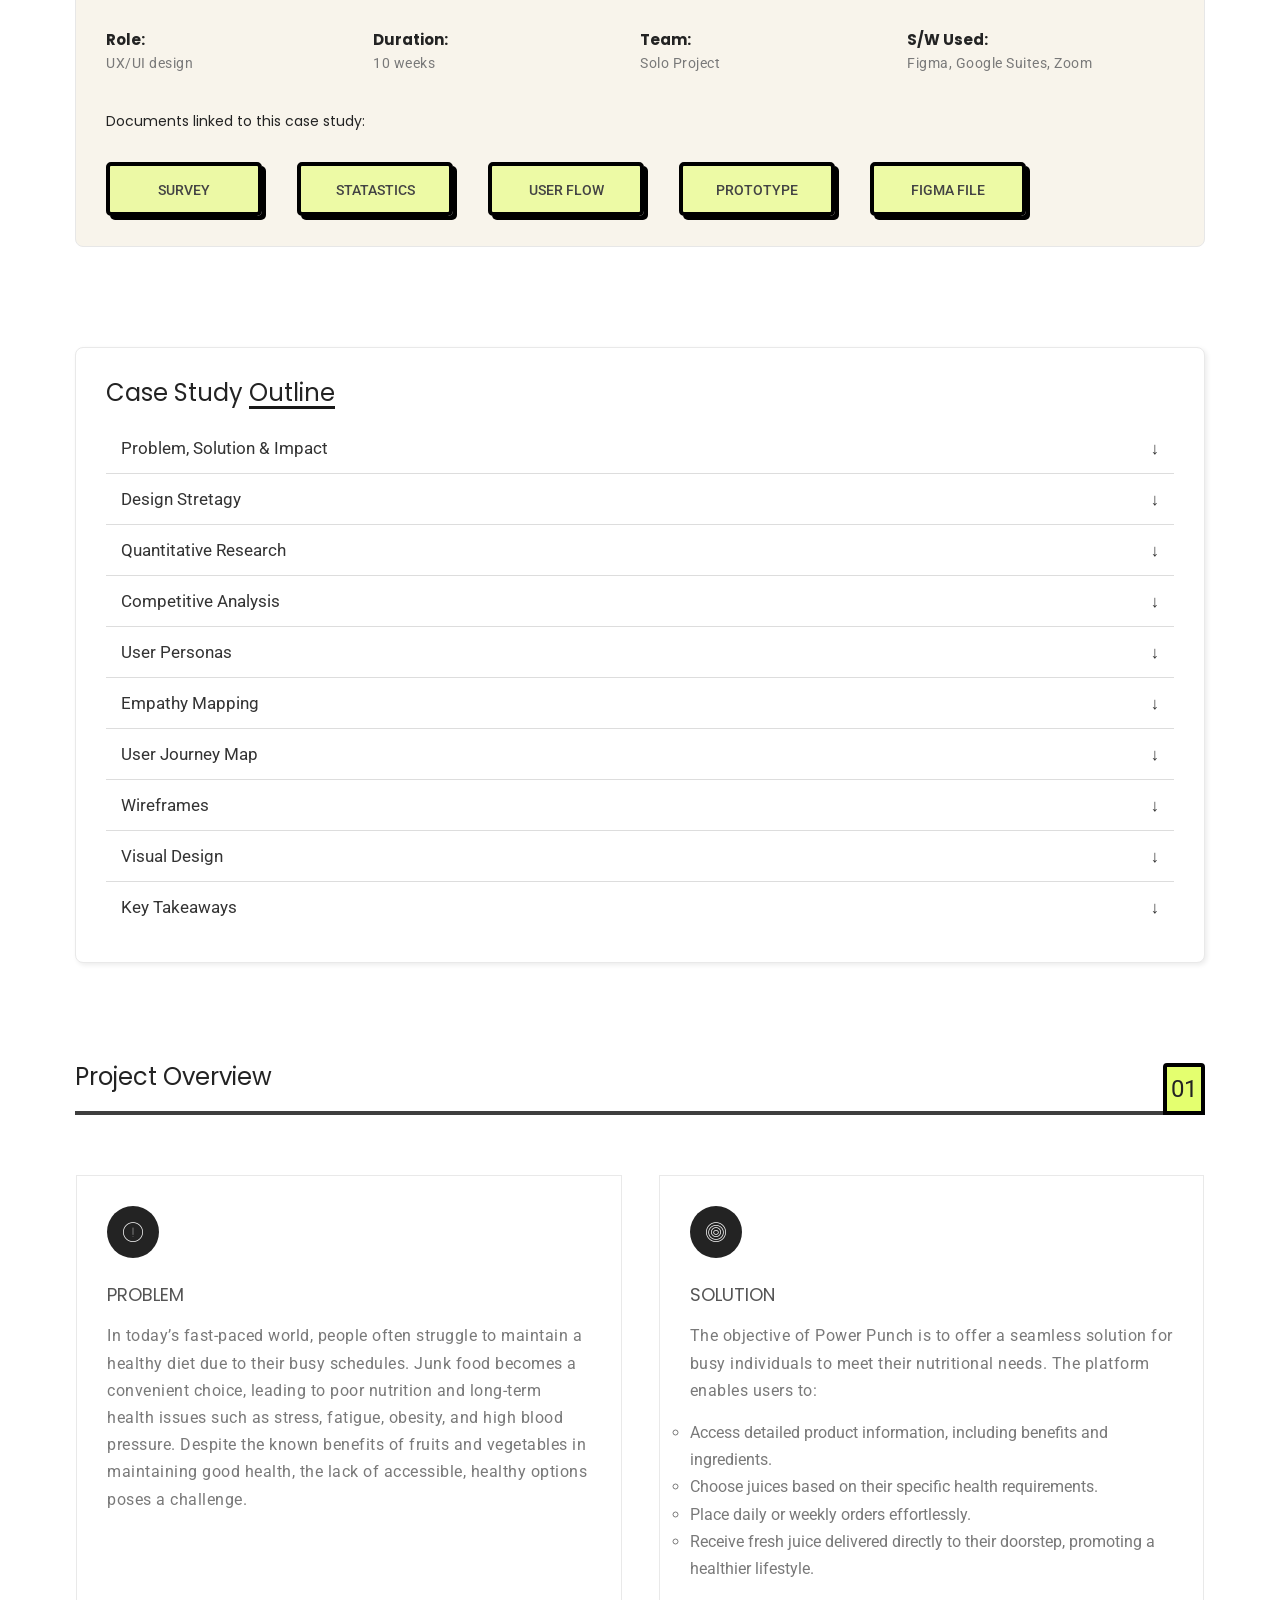
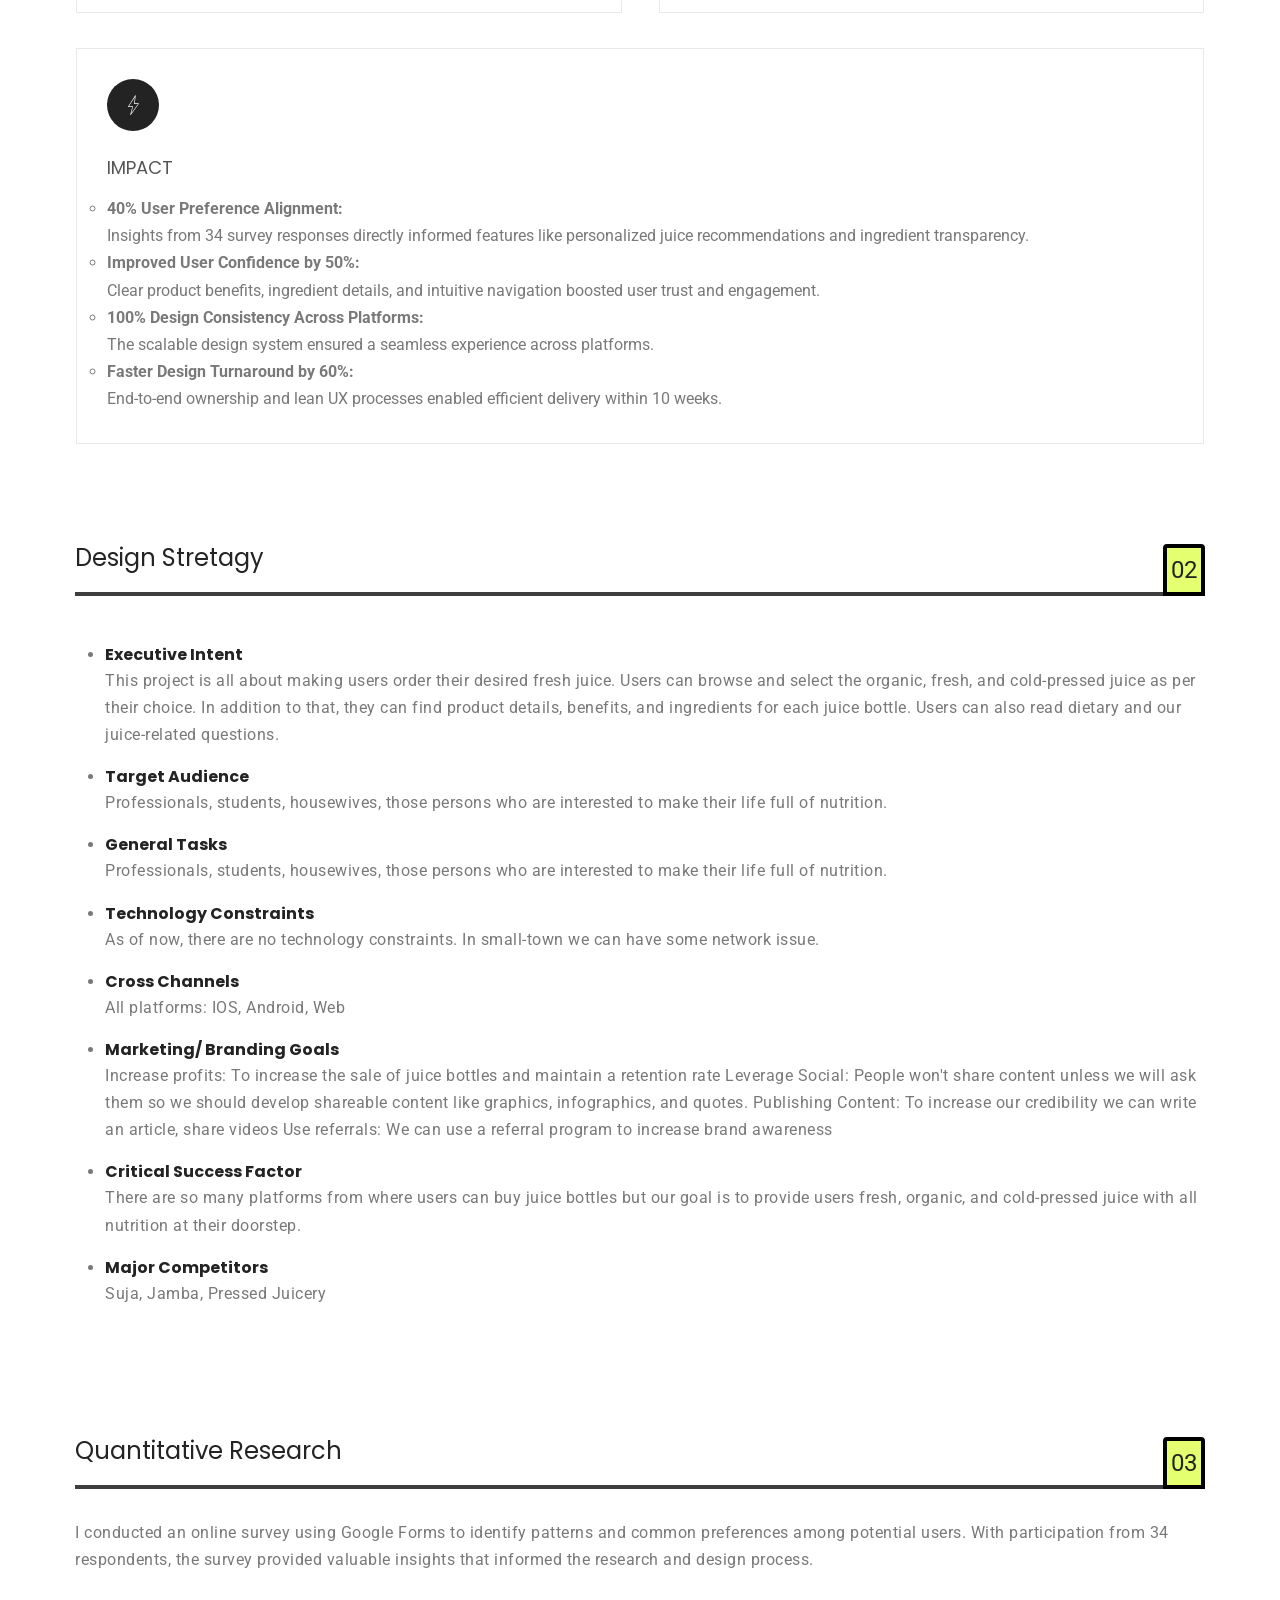
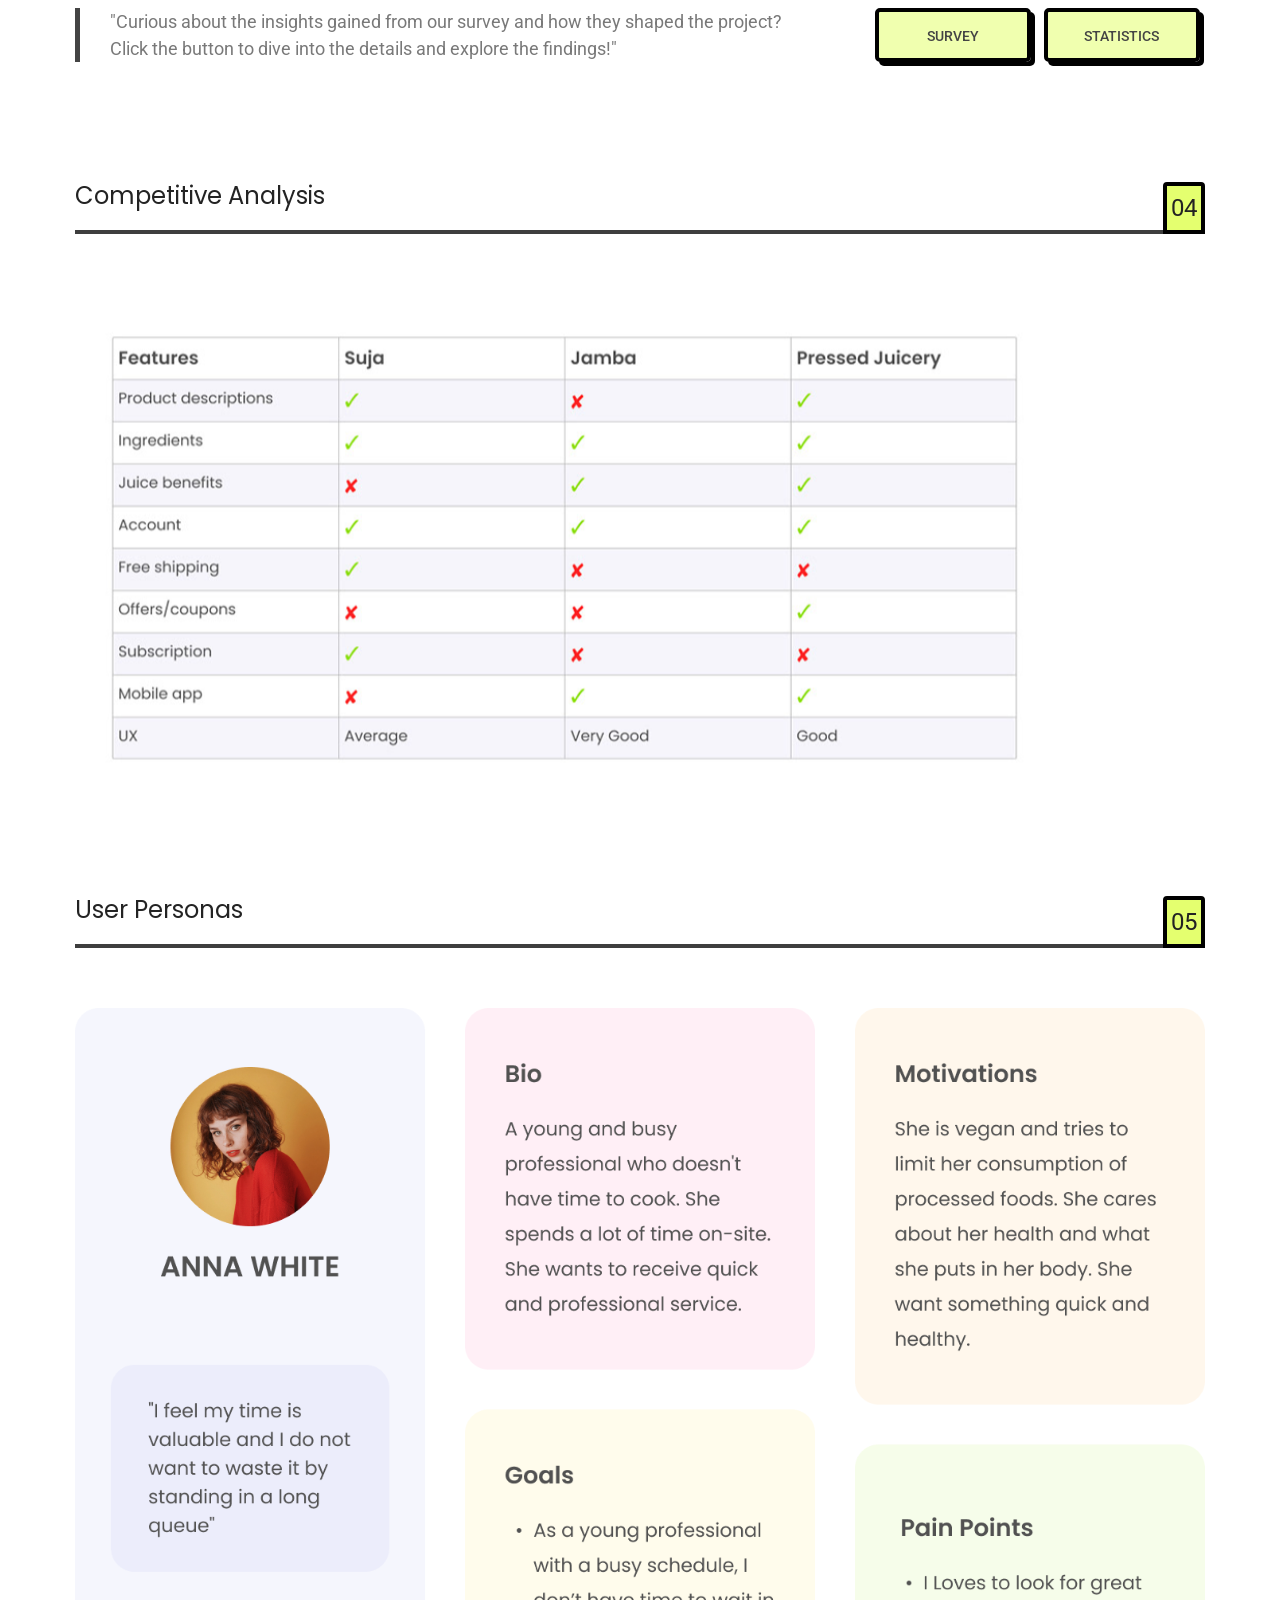
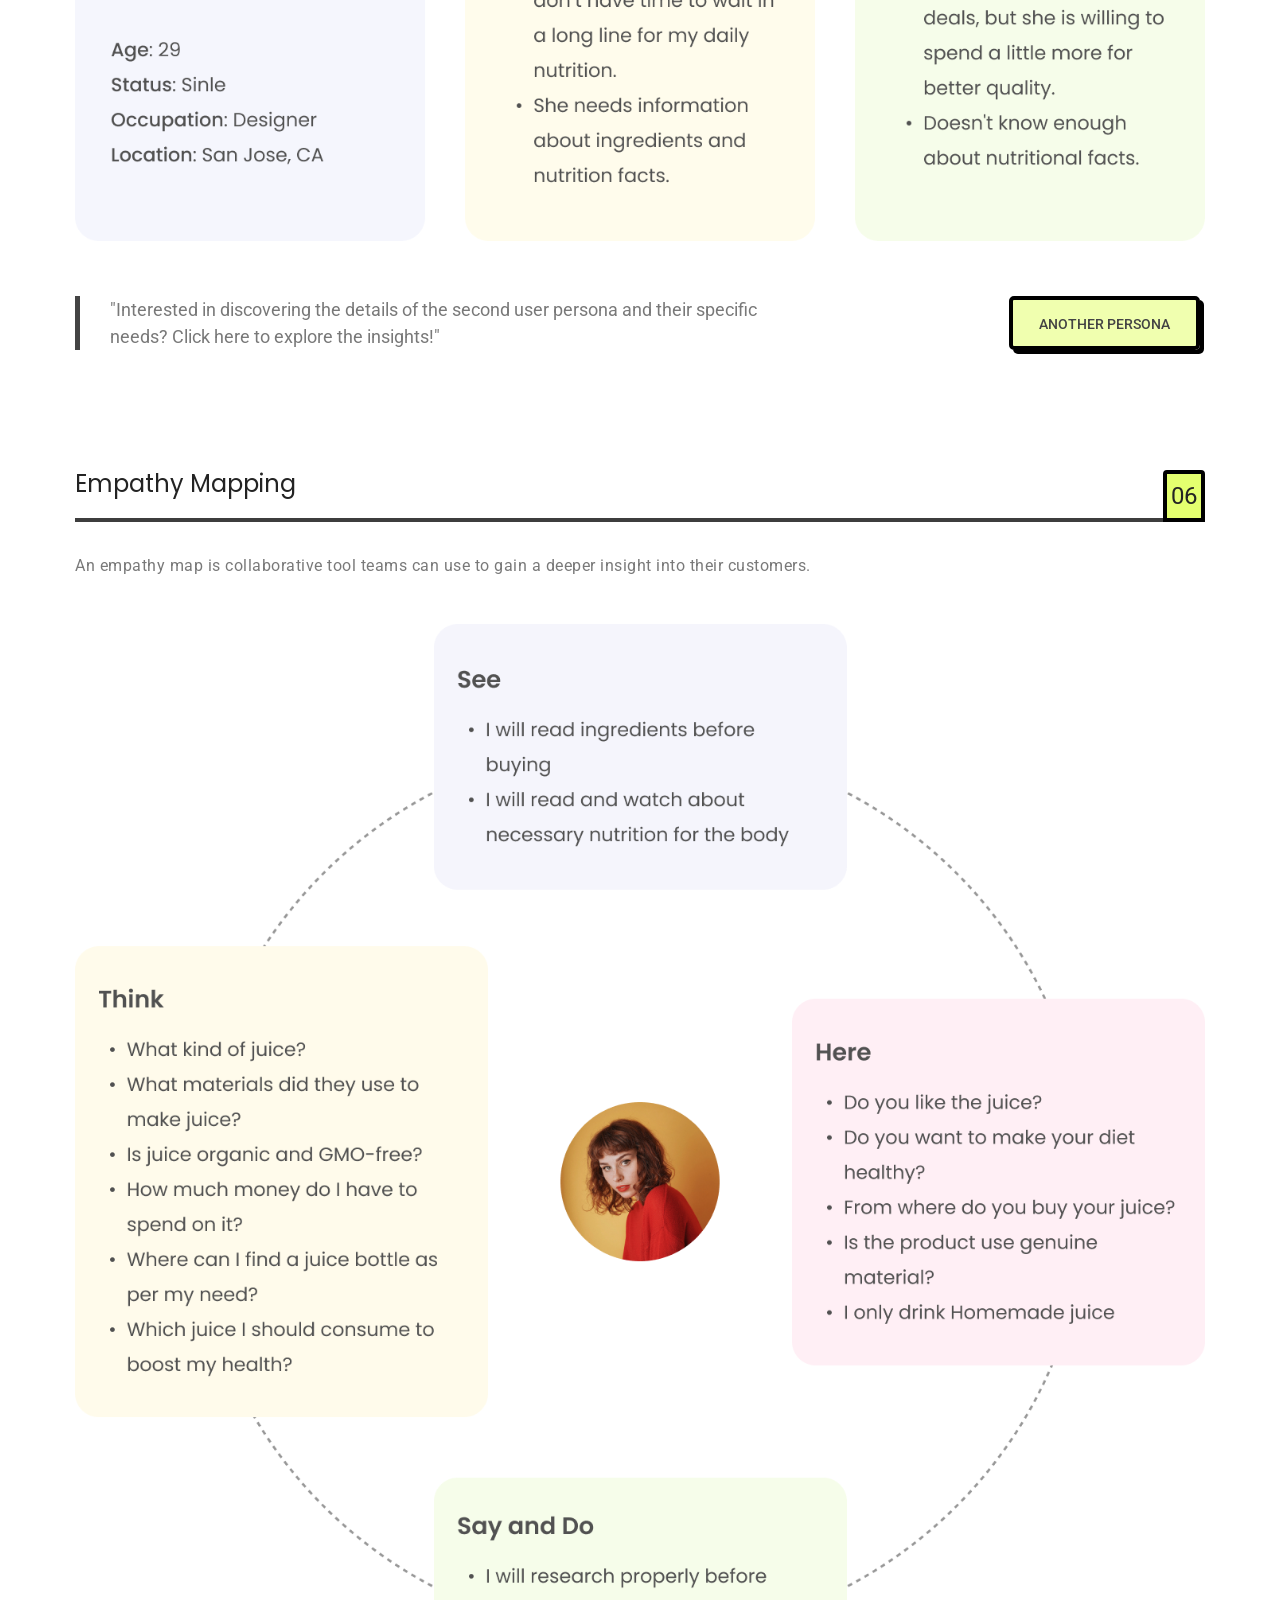
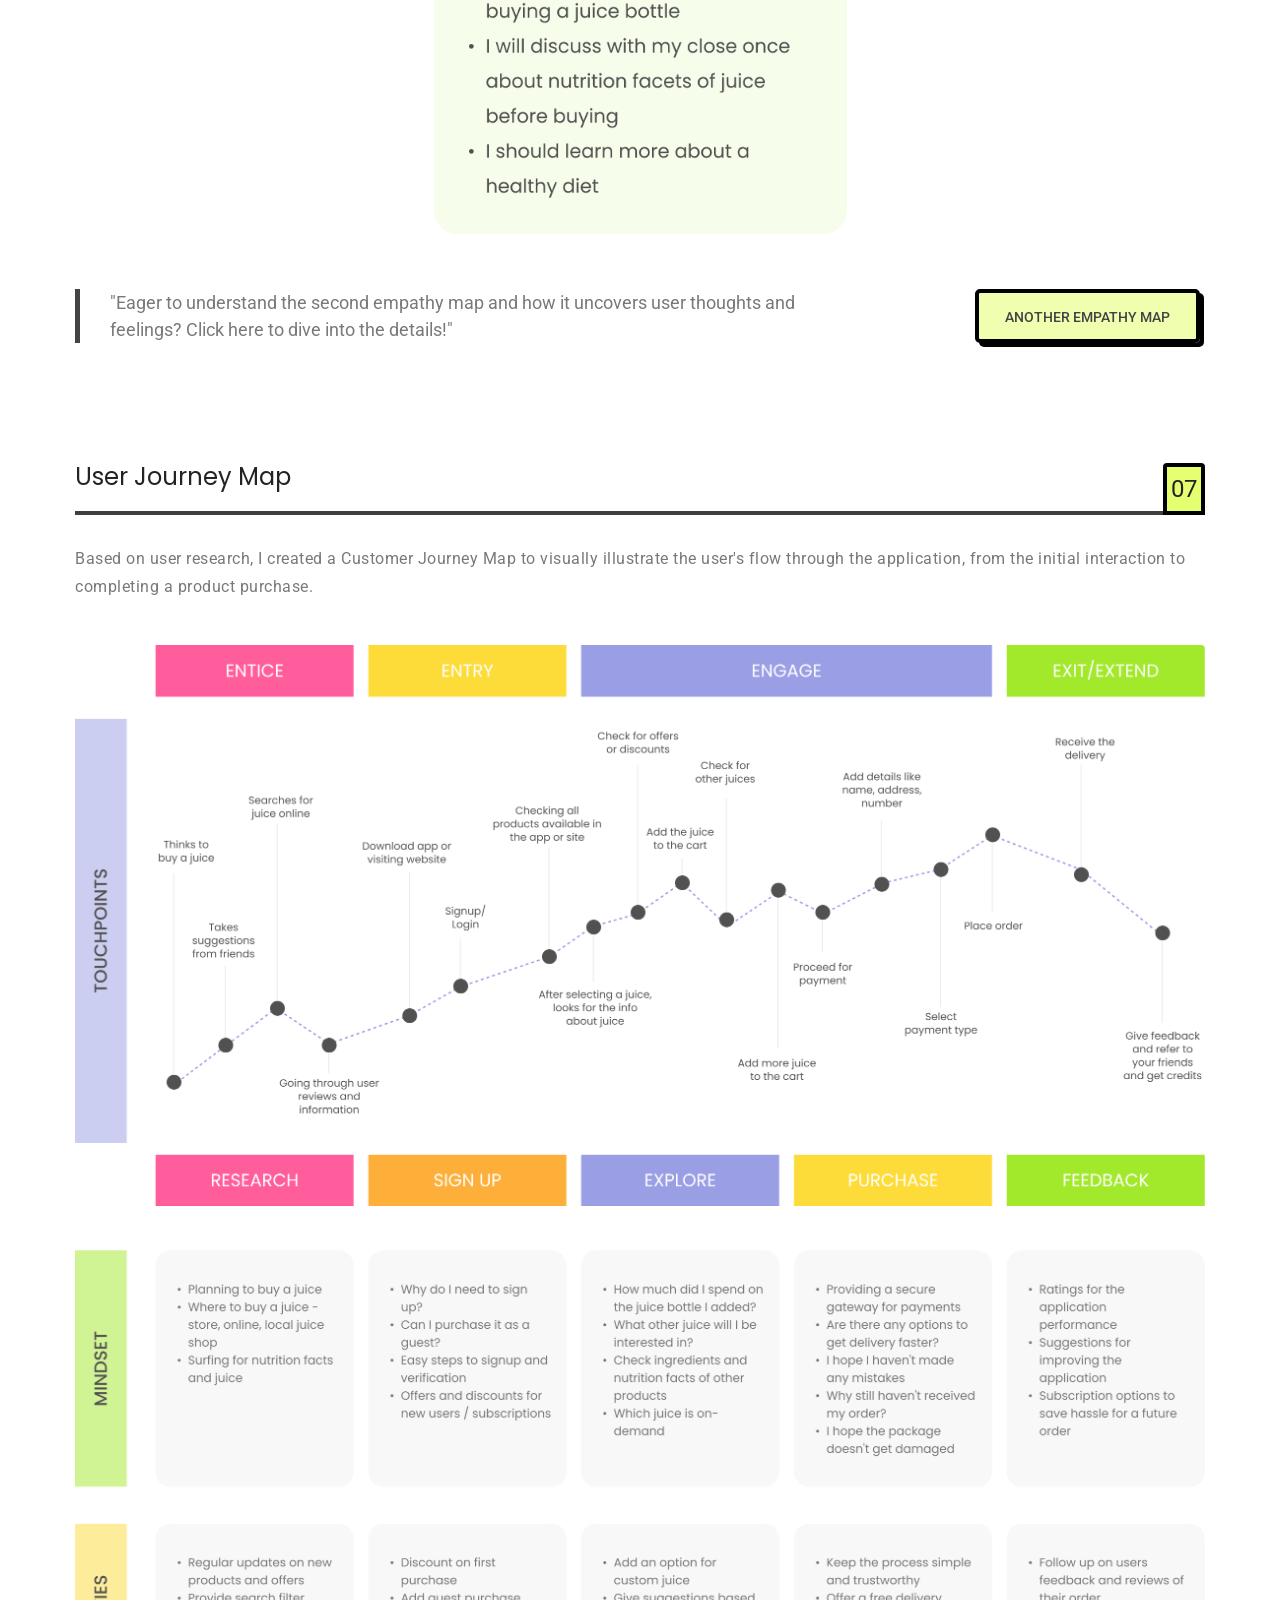
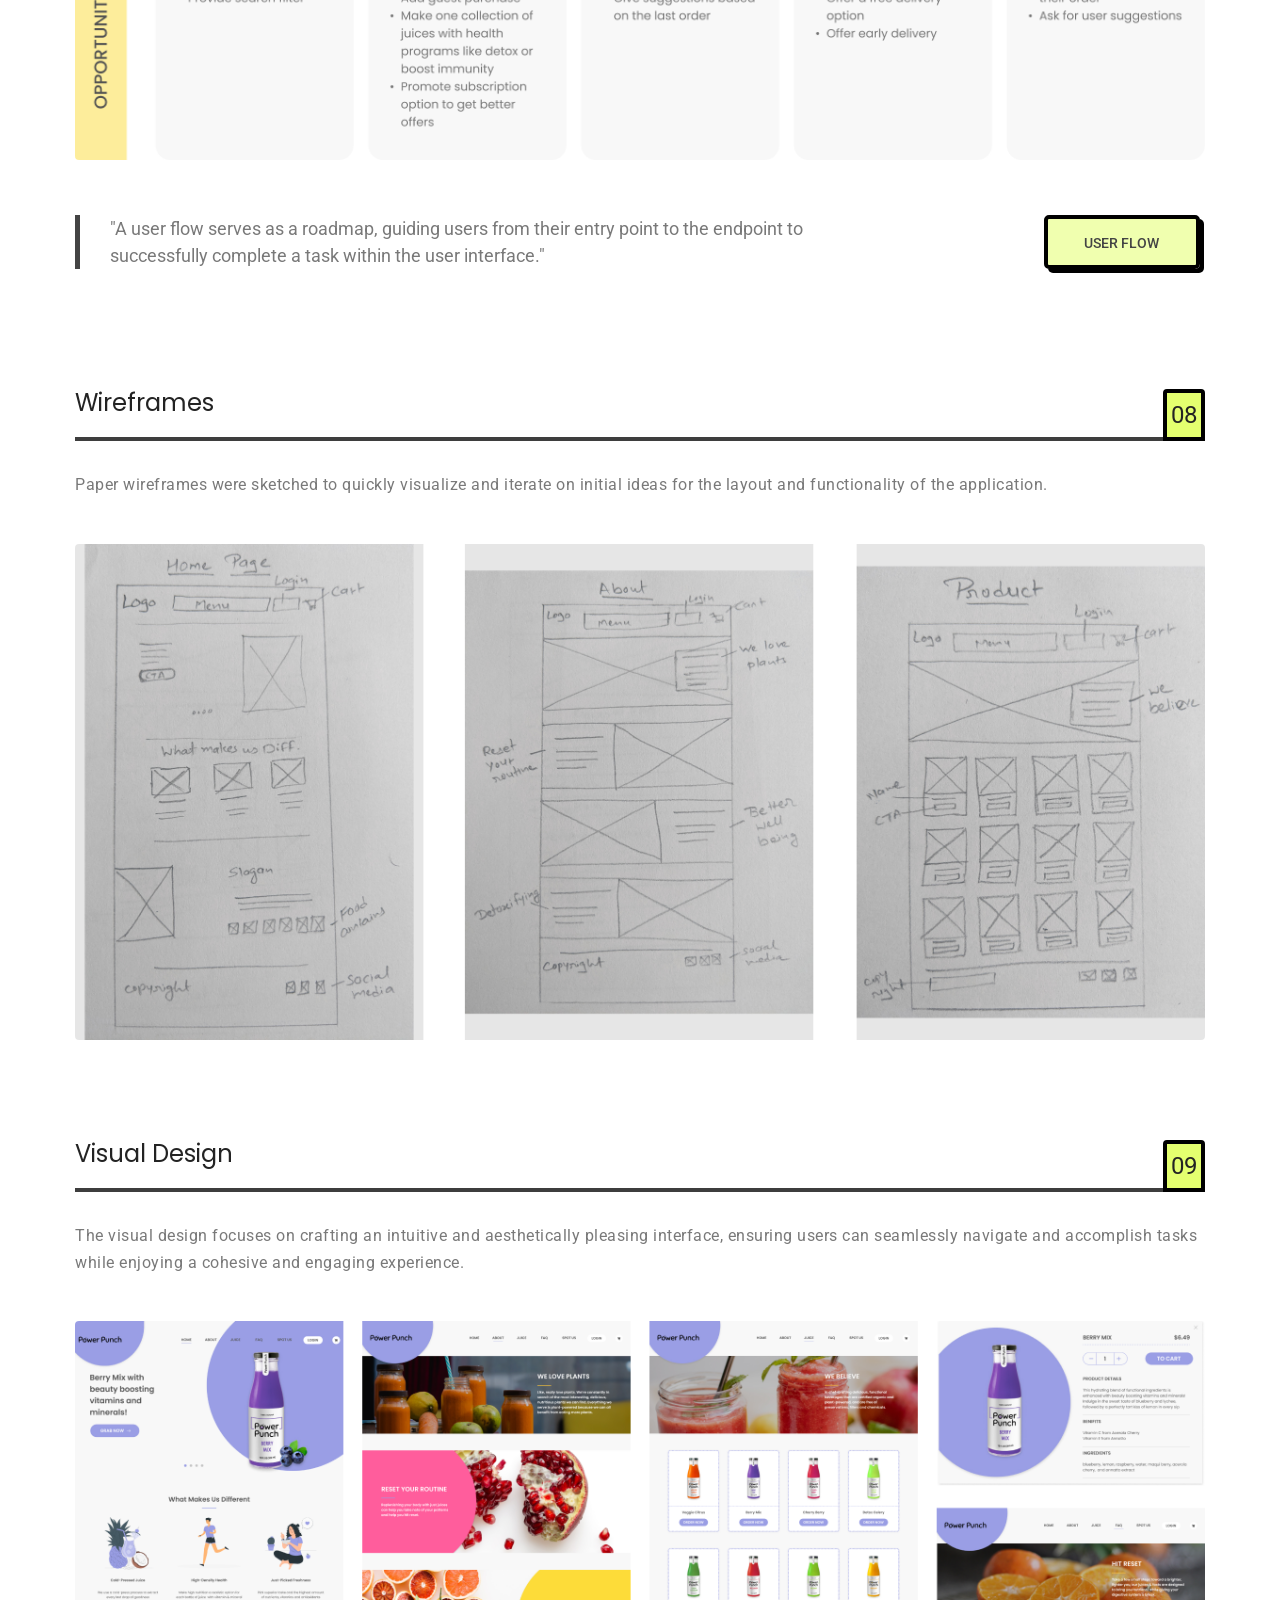
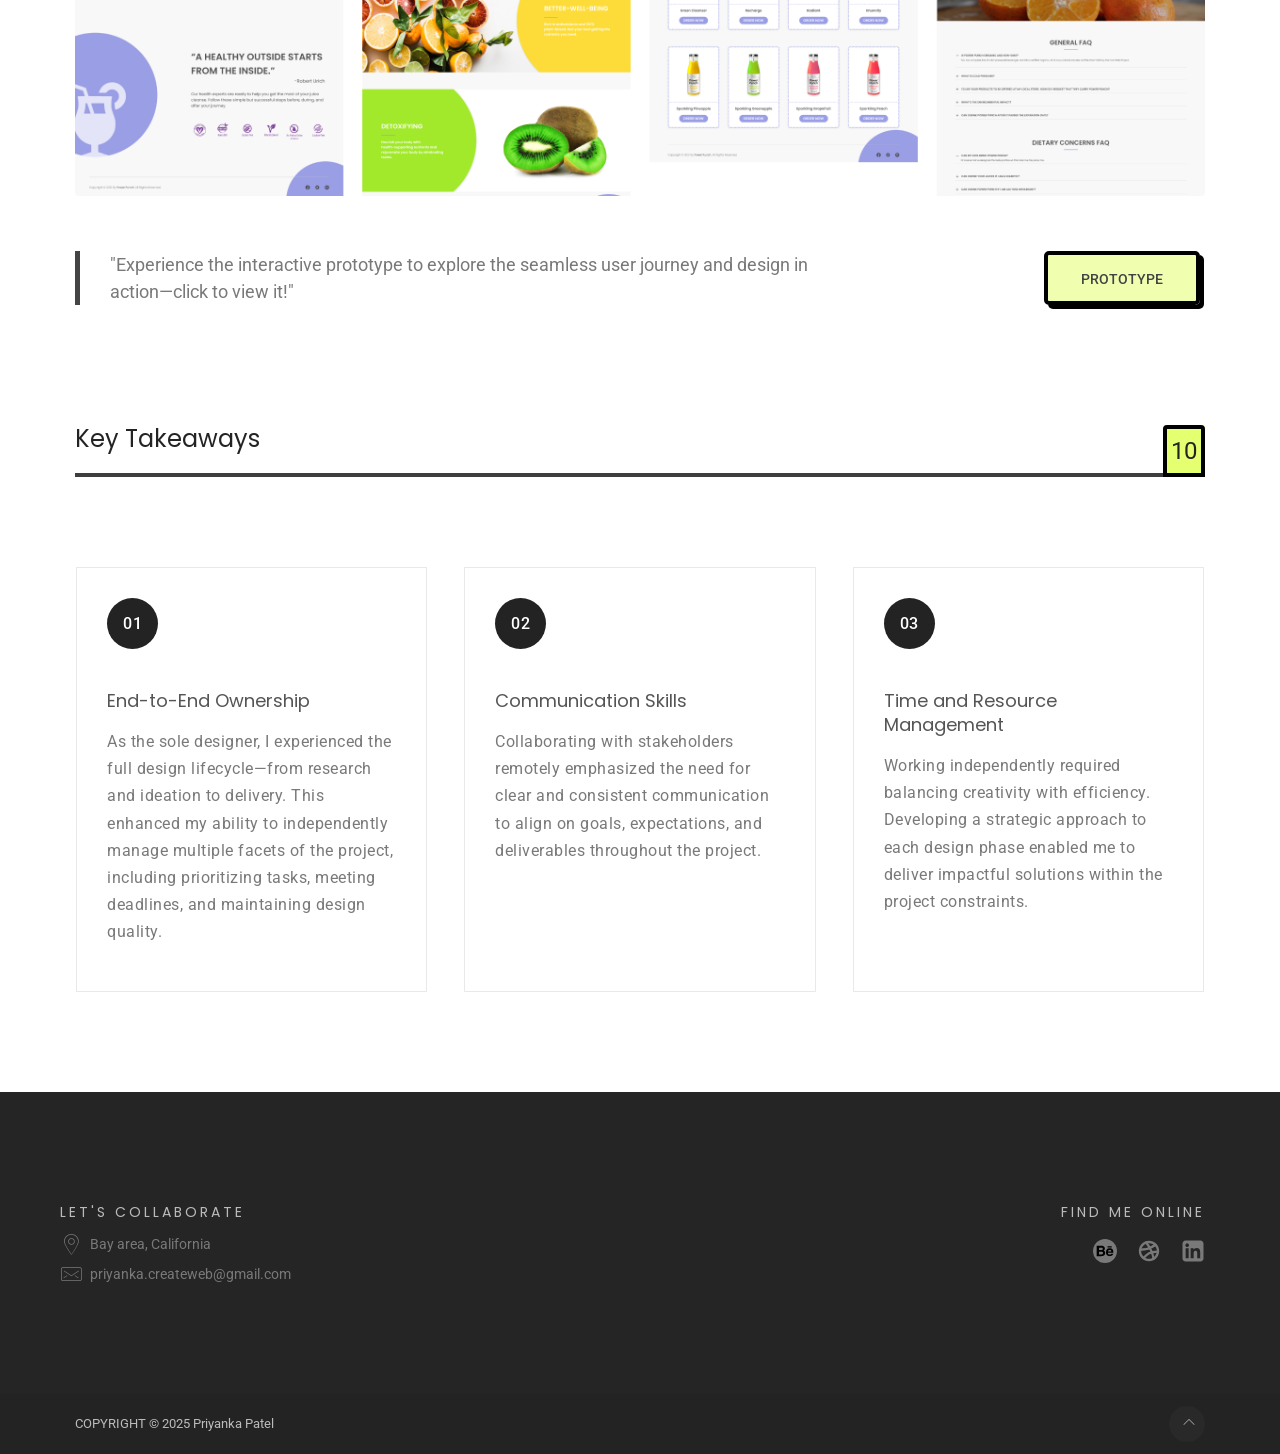
<file: power-punch.html>
<!DOCTYPE html>
<html lang="en">
  <head>
    <!-- Meta Character Set -->
    <meta charset="utf-8" />
    <title>Power Punch Casestudy</title>

    <!-- Responsive Meta Tag -->
    <meta http-equiv="X-UA-Compatible" content="IE=edge" />
    <meta name="viewport" content="width=device-width, initial-scale=1" />

    <!-- Meta Description -->
    <meta name="description" content="Priyanka - Design Portfolio" />
    <meta
      name="keywords"
      content="responsive, creative, resume, html5, css3, personal, onepage personal"
    />
    <meta name="author" content="portfolio" />

    <!-- Favicon -->
    <link
      rel="shortcut icon"
      href="images/logos/favicon.png"
      type="image/x-icon"
    />

    <!-- Vendor CSS -->
    <link
      rel="stylesheet"
      type="text/css"
      href="vendor/uikit/css/uikit.min.css"
    />
    <link
      rel="stylesheet"
      type="text/css"
      href="vendor/uikit/css/components/slidenav.min.css"
    />

    <!-- Main CSS -->
    <link rel="stylesheet" type="text/css" href="css/style.css" />

    <!-- Line Icon -->
    <link rel="stylesheet" type="text/css" href="css/linea.css" />

    <!--[if lt IE 9]>
      <script src="https://oss.maxcdn.com/html5shiv/3.7.2/html5shiv.min.js"></script>
      <script src="https://oss.maxcdn.com/respond/1.4.2/respond.min.js"></script>
    <![endif]-->
  </head>
  <!-- Google tag (gtag.js) -->
  <script
    async
    src="https://www.googletagmanager.com/gtag/js?id=G-V82M1TR5L3"
  ></script>
  <script>
    window.dataLayer = window.dataLayer || [];
    function gtag() {
      dataLayer.push(arguments);
    }
    gtag("js", new Date());

    gtag("config", "G-V82M1TR5L3");
  </script>
  <body class="home-light">
    <!-- Loading Start -->
    <div id="tc-loader" class="tc-loader">
      <div class="load-inner">
        <img src="images/loading.gif" />
      </div>
    </div>
    <!-- Loading End -->

    <!-- Header Start -->
    <header class="tc-header header-style1 uk-clearfix" id="tc-header">
      <div
        class="tc-top-block"
        data-uk-sticky="{top:-400, animation: 'uk-animation-slide-top'}"
      >
        <div class="uk-container-header uk-container uk-container-center">
          <div class="nav-outter">
            <div class="nav-item1">
              <div class="tc-logo uk-hidden-small">
                <a href="index.html">
                  <img class="logo" src="images/logos/logo.svg" alt="logo" />
                </a>
              </div>
              <!--mobile socials-->
              <div class="mob-socials">
                <ul>
                  <li>
                    <a
                      href="https://www.behance.net/priyanka_createweb"
                      target="_blank"
                      ><img
                        src="images/socials/behance.svg"
                        alt="behance link icon"
                    /></a>
                  </li>
                  <li>
                    <a
                      href="https://dribbble.com/Priyanka_createweb"
                      target="_blank"
                      ><img
                        src="images/socials/dribbble.svg"
                        alt="dribbble link icon"
                    /></a>
                  </li>
                  <li>
                    <a
                      href="https://www.linkedin.com/in/priyankaapateldesigner/"
                      target="_blank"
                      ><img
                        src="images/socials/linkedin.svg"
                        alt="linkedin link icon"
                    /></a>
                  </li>
                </ul>
              </div>
            </div>
            <div class="nav-item2">
              <nav class="uk-navbar tc-navbar">
                <ul class="uk-navbar-nav uk-hidden-small">
                  <li>
                    <a href="index.html">Home</a>
                  </li>
                  <li>
                    <a href="portfolio.html">Work</a>
                  </li>
                  <li>
                    <a href="about.html">About</a>
                  </li>
                  <li>
                    <a href="contact.html">Contact</a>
                  </li>
                </ul>
                <a
                  href="#tc-offcanvas"
                  class="uk-navbar-toggle uk-visible-small tc-off-toggle"
                  data-uk-offcanvas="{mode:'slide'}"
                ></a>
                <div class="uk-navbar-content tc-logo uk-visible-small">
                  <a href="index.html">
                    <img class="logo-sm" src="images/logos/logo-sm.svg"
                  /></a>
                </div>
              </nav>
            </div>
            <div class="nav-item3">
              <div class="nav-socials">
                <ul class="uk-grid uk-float-right">
                  <li>
                    <a
                      href="https://www.behance.net/priyanka_createweb"
                      target="_blank"
                      ><img
                        src="images/socials/behance.svg"
                        alt="behance icon link"
                    /></a>
                  </li>
                  <li>
                    <a
                      href="https://dribbble.com/Priyanka_createweb"
                      target="_blank"
                      ><img
                        src="images/socials/dribbble.svg"
                        alt="dribbble icon link"
                    /></a>
                  </li>
                  <li>
                    <a
                      href="https://www.linkedin.com/in/priyankaapateldesigner/"
                      target="_blank"
                      ><img
                        src="images/socials/linkedin.svg"
                        alt="linkedin icon link"
                    /></a>
                  </li>
                </ul>
              </div>
            </div>
          </div>
        </div>
      </div>
    </header>
    <!-- Header End -->

    <!-- Masthead Start -->
    <div class="tc-masthead sec-color">
      <div class="uk-container-center uk-container">
        <h1 class="head-title">Fresh Juice Delivery Platform</h1>
        <ul class="tc-breadcrumb">
          <li><a href="index.html">Home</a></li>
          <li><a href="portfolio.html">Work</a></li>
          <li><span>Fresh Juice Delivery Platform</span></li>
        </ul>
      </div>
    </div>
    <!-- Masthead End -->

    <!-- Main Start -->
    <main class="tc-main" id="tc-main">
      <div class="tc-portfolio-single">
        <div class="uk-container uk-container-center">
          <div class="uk-grid" data-uk-grid-margin="">
            <div class="uk-width-medium-1">
              <a
                href="videos/power-punch.mp4"
                data-uk-lightbox=""
                class="post-img"
              >
                <img
                  src="images/portfolio/power/power-punch.png"
                  alt="showing a website interface"
                />
              </a>
            </div>
          </div>

          <div class="uk-grid snapshot sec-color mt100" data-uk-grid-margin="">
            <div class="uk-width-medium-1">
              <div class="ps-info">
                <h3 class="ps-title">
                  <span class="half-highlight">Snapshot</span>
                </h3>
                <div class="ps-extra-fild">
                  <div class="ps-fild-item">
                    <h5>Who is Power Punch?</h5>
                    <p>
                      Power Punch is an online platform that simplifies the
                      process of maintaining a healthy lifestyle. It allows
                      users to order fresh, nutritious juices tailored to their
                      daily needs, ensuring their daily dose of energy and
                      health is just a click away.
                    </p>
                  </div>
                  <div class="ps-fild-item">
                    <h5>My Contribution:</h5>
                    <p>
                      As a freelance UX/UI designer, I led the end-to-end design
                      process, including research, strategy, and delivery. My
                      contributions included conducting user research to
                      understand pain points and preferences, designing
                      intuitive wireframes, prototypes, and visuals that aligned
                      with the brand, and creating a scalable design system to
                      ensure consistency.
                    </p>
                  </div>
                </div>
              </div>
            </div>
            <div class="uk-width-medium-1-4 ps-extra-fild-item">
              <h5>Role:</h5>
              <p>UX/UI design</p>
            </div>
            <div class="uk-width-medium-1-4 ps-extra-fild-item">
              <h5>Duration:</h5>
              <p>10 weeks</p>
            </div>
            <div class="uk-width-medium-1-4 ps-extra-fild-item ps-tags">
              <h5>Team:</h5>
              <p>Solo Project</p>
            </div>
            <div class="uk-width-medium-1-4 ps-extra-fild-item">
              <h5>S/W Used:</h5>
              <p>Figma, Google Suites, Zoom</p>
            </div>
            <div class="uk-width-medium-1">
              <h5>Documents linked to this case study:</h5>
              <div class="uk-grid top-space">
                <div>
                  <a
                    href="images/portfolio/power/pp-2.png"
                    class="readon pill"
                    target="_blank"
                    >Survey</a
                  >
                </div>
                <div>
                  <a
                    href="images/portfolio/power/pp-3.png"
                    class="readon pill"
                    target="_blank"
                    >Statastics</a
                  >
                </div>
                <div>
                  <a
                    href="images/portfolio/power/pp-10.png"
                    class="readon pill"
                    target="_blank"
                    >User Flow</a
                  >
                </div>
                <div>
                  <a
                    href="videos/power-punch.mp4"
                    data-uk-lightbox=""
                    class="readon pill"
                  >
                    Prototype
                  </a>
                </div>
                <div>
                  <a
                    href="https://www.figma.com/proto/qUq9WswUwTwc2MsOyfY79K/Power-Punch?node-id=20-3&p=f&t=jt6OtDvMEQJiUwQ4-1&scaling=min-zoom&content-scaling=fixed&page-id=20%3A2&starting-point-node-id=20%3A3"
                    target="_blank"
                    class="readon pill"
                  >
                    Figma file
                  </a>
                </div>
              </div>
            </div>
          </div>
          <!-- Case Study Overview -->
          <div id="case-study-overview" class="index-container mt100">
            <h2>Case Study <span class="half-highlight">Outline</span></h2>
            <div class="index">
              <a href="#problem"
                ><span>Problem, Solution & Impact</span> <span>↓</span></a
              >
              <a href="#stretagy"
                ><span>Design Stretagy</span> <span>↓</span></a
              >
              <a href="#research"
                ><span>Quantitative Research</span> <span>↓</span></a
              >
              <a href="#audit"
                ><span>Competitive Analysis</span> <span>↓</span></a
              >
              <a href="#persona"><span>User Personas</span> <span>↓</span></a>
              <a href="#empathy"><span>Empathy Mapping</span> <span>↓</span></a>
              <a href="#map"><span>User Journey Map</span> <span>↓</span></a>
              <a href="#paper"><span>Wireframes</span> <span>↓</span></a>
              <a href="#visual"><span>Visual Design</span> <span>↓</span></a>
              <a href="#impact"><span>Key Takeaways</span> <span>↓</span></a>
            </div>
          </div>
          <!--1-->
          <div id="problem" class="pf-info">
            <div class="bs-title">
              <h3>Project Overview</h3>
              <span class="title-number">01</span>
            </div>
            <div class="uk-slider-container mt60">
              <ul
                class="uk-slider uk-grid uk-grid-width-large-1-2 uk-grid-width-medium-1 extra-space"
              >
                <li>
                  <div class="services-item">
                    <i class="li li-exclamation"></i>
                    <h3>PROBLEM</h3>
                    <p>
                      In today’s fast-paced world, people often struggle to
                      maintain a healthy diet due to their busy schedules. Junk
                      food becomes a convenient choice, leading to poor
                      nutrition and long-term health issues such as stress,
                      fatigue, obesity, and high blood pressure. Despite the
                      known benefits of fruits and vegetables in maintaining
                      good health, the lack of accessible, healthy options poses
                      a challenge.
                    </p>
                  </div>
                </li>
                <li>
                  <div class="services-item">
                    <i class="li li-target"></i>
                    <h3>SOLUTION</h3>
                    <p>
                      The objective of Power Punch is to offer a seamless
                      solution for busy individuals to meet their nutritional
                      needs. The platform enables users to:
                    </p>
                    <ul class="no-space">
                      <li>
                        Access detailed product information, including benefits
                        and ingredients.
                      </li>
                      <li>
                        Choose juices based on their specific health
                        requirements.
                      </li>
                      <li>Place daily or weekly orders effortlessly.</li>
                      <li>
                        Receive fresh juice delivered directly to their
                        doorstep, promoting a healthier lifestyle.
                      </li>
                    </ul>
                  </div>
                </li>
              </ul>
              <ul
                class="uk-slider uk-grid uk-grid-width-large-1 uk-grid-width-medium-1 extra-space"
              >
                <li>
                  <div class="services-item">
                    <i class="li li-lightning"></i>
                    <h3>IMPACT</h3>
                    <ul>
                      <li>
                        <b>40% User Preference Alignment:</b><br />
                        Insights from 34 survey responses directly informed
                        features like personalized juice recommendations and
                        ingredient transparency.
                      </li>
                      <li>
                        <b>Improved User Confidence by 50%:</b><br />
                        Clear product benefits, ingredient details, and
                        intuitive navigation boosted user trust and engagement.
                      </li>
                      <li>
                        <b>100% Design Consistency Across Platforms:</b><br />
                        The scalable design system ensured a seamless experience
                        across platforms.
                      </li>
                      <li>
                        <b>Faster Design Turnaround by 60%:</b><br />
                        End-to-end ownership and lean UX processes enabled
                        efficient delivery within 10 weeks.
                      </li>
                    </ul>
                  </div>
                </li>
              </ul>
            </div>
          </div>
          <!--2-->
          <div id="stretagy" class="pf-info">
            <div class="bs-title">
              <h3>Design Stretagy</h3>
              <span class="title-number">02</span>
            </div>

            <div class="mt30 new-bullet">
              <ul>
                <li>
                  <h5>Executive Intent</h5>
                  <p>
                    This project is all about making users order their desired
                    fresh juice. Users can browse and select the organic, fresh,
                    and cold-pressed juice as per their choice. In addition to
                    that, they can find product details, benefits, and
                    ingredients for each juice bottle. Users can also read
                    dietary and our juice-related questions.
                  </p>
                </li>
                <li>
                  <h5>Target Audience</h5>
                  <p>
                    Professionals, students, housewives, those persons who are
                    interested to make their life full of nutrition.
                  </p>
                </li>
                <li>
                  <h5>General Tasks</h5>
                  <p>
                    Professionals, students, housewives, those persons who are
                    interested to make their life full of nutrition.
                  </p>
                </li>
                <li>
                  <h5>Technology Constraints</h5>
                  <p>
                    As of now, there are no technology constraints. In
                    small-town we can have some network issue.
                  </p>
                </li>
                <li>
                  <h5>Cross Channels</h5>
                  <p>All platforms: IOS, Android, Web</p>
                </li>
                <li>
                  <h5>Marketing/ Branding Goals</h5>
                  <p>
                    Increase profits: To increase the sale of juice bottles and
                    maintain a retention rate Leverage Social: People won't
                    share content unless we will ask them so we should develop
                    shareable content like graphics, infographics, and quotes.
                    Publishing Content: To increase our credibility we can write
                    an article, share videos Use referrals: We can use a
                    referral program to increase brand awareness
                  </p>
                </li>
                <li>
                  <h5>Critical Success Factor</h5>
                  <p>
                    There are so many platforms from where users can buy juice
                    bottles but our goal is to provide users fresh, organic, and
                    cold-pressed juice with all nutrition at their doorstep.
                  </p>
                </li>
                <li>
                  <h5>Major Competitors</h5>
                  <p>Suja, Jamba, Pressed Juicery</p>
                </li>
              </ul>
            </div>
          </div>
          <!--3-->
          <div id="research" class="pf-info">
            <div class="bs-title">
              <h3>Quantitative Research</h3>
              <span class="title-number">03</span>
            </div>

            <p>
              I conducted an online survey using Google Forms to identify
              patterns and common preferences among potential users. With
              participation from 34 respondents, the survey provided valuable
              insights that informed the research and design process.
            </p>
            <div class="uk-grid">
              <div class="uk-width-medium-2-3">
                <div class="spacer1"></div>
                <span class="blockquote"
                  >"Curious about the insights gained from our survey and how
                  they shaped the project? Click the button to dive into the
                  details and explore the findings!"</span
                >
                <div class="spacer1"></div>
              </div>
              <div class="uk-width-medium-1-3 more-click">
                <a
                  href="images/portfolio/power/pp-2.png"
                  class="readon pill"
                  target="_blank"
                  >Survey</a
                >
                <a
                  href="images/portfolio/power/pp-3.png"
                  class="readon pill"
                  target="_blank"
                  >Statistics</a
                >
              </div>
            </div>
          </div>
          <!--4-->
          <div id="audit" class="pf-info">
            <div class="bs-title">
              <h3>Competitive Analysis</h3>
              <span class="title-number">04</span>
            </div>
            <div class="uk-grid" data-uk-grid-margin="">
              <div class="uk-width-medium-1 mt30">
                <img
                  src="images/portfolio/power/pp-4.png"
                  alt="Competitive Analysis"
                />
              </div>
            </div>
          </div>
          <!--5-->
          <div id="persona" class="pf-info">
            <div class="bs-title">
              <h3>User Personas</h3>
              <span class="title-number">05</span>
            </div>

            <div class="uk-grid" data-uk-grid-margin="">
              <div class="uk-width-medium-1 mt30">
                <img src="images/portfolio/power/pp-5.png" alt="User Persona" />
              </div>
            </div>
            <div class="uk-grid">
              <div class="uk-width-medium-2-3">
                <div class="spacer1"></div>
                <span class="blockquote"
                  >"Interested in discovering the details of the second user
                  persona and their specific needs? Click here to explore the
                  insights!"</span
                >
                <div class="spacer1"></div>
              </div>
              <div class="uk-width-medium-1-3 more-click">
                <a
                  href="images/portfolio/power/pp-6.png"
                  class="readon pill"
                  target="_blank"
                  >Another persona</a
                >
              </div>
            </div>
          </div>
          <!--6-->
          <div id="empathy" class="pf-info">
            <div class="bs-title">
              <h3>Empathy Mapping</h3>
              <span class="title-number">06</span>
            </div>
            <p>
              An empathy map is collaborative tool teams can use to gain a
              deeper insight into their customers.
            </p>
            <div class="uk-grid" data-uk-grid-margin="">
              <div class="uk-width-medium-1 mt30">
                <img
                  src="images/portfolio/power/pp-7.png"
                  alt="Empathy Mapping"
                />
              </div>
            </div>
            <div class="uk-grid">
              <div class="uk-width-medium-2-3">
                <div class="spacer1"></div>
                <span class="blockquote"
                  >"Eager to understand the second empathy map and how it
                  uncovers user thoughts and feelings? Click here to dive into
                  the details!"</span
                >
                <div class="spacer1"></div>
              </div>
              <div class="uk-width-medium-1-3 more-click">
                <a
                  href="images/portfolio/power/pp-8.png"
                  class="readon pill"
                  target="_blank"
                  >Another empathy map</a
                >
              </div>
            </div>
          </div>
          <!--7-->
          <div id="map" class="pf-info">
            <div class="bs-title">
              <h3>User Journey Map</h3>
              <span class="title-number">07</span>
            </div>
            <p>
              Based on user research, I created a Customer Journey Map to
              visually illustrate the user's flow through the application, from
              the initial interaction to completing a product purchase.
            </p>
            <div class="uk-grid" data-uk-grid-margin="">
              <div class="uk-width-medium-1 mt30">
                <img
                  src="images/portfolio/power/pp-9.png"
                  alt="User Journey Map"
                />
              </div>
            </div>
            <div class="uk-grid">
              <div class="uk-width-medium-2-3">
                <div class="spacer1"></div>
                <span class="blockquote"
                  >"A user flow serves as a roadmap, guiding users from their
                  entry point to the endpoint to successfully complete a task
                  within the user interface."</span
                >
                <div class="spacer1"></div>
              </div>
              <div class="uk-width-medium-1-3 more-click">
                <a
                  href="images/portfolio/power/pp-10.png"
                  class="readon pill"
                  target="_blank"
                  >User Flow</a
                >
              </div>
            </div>
          </div>
          <!--8-->
          <div id="paper" class="pf-info">
            <div class="bs-title">
              <h3>Wireframes</h3>
              <span class="title-number">08</span>
            </div>
            <p>
              Paper wireframes were sketched to quickly visualize and iterate on
              initial ideas for the layout and functionality of the application.
            </p>
            <div class="uk-grid" data-uk-grid-margin="">
              <div class="uk-width-medium-1 mt30">
                <img
                  src="images/portfolio/power/pp-11.png"
                  alt="Power Punch paper Wireframes"
                />
              </div>
            </div>
          </div>
          <!--9-->
          <div id="visual" class="pf-info">
            <div class="bs-title">
              <h3>Visual Design</h3>
              <span class="title-number">09</span>
            </div>
            <p>
              The visual design focuses on crafting an intuitive and
              aesthetically pleasing interface, ensuring users can seamlessly
              navigate and accomplish tasks while enjoying a cohesive and
              engaging experience.
            </p>
            <div class="uk-grid" data-uk-grid-margin="">
              <div class="uk-width-medium-1 mt30">
                <img
                  src="images/portfolio/power/pp-12.png"
                  alt="Power Punch Visual Design"
                />
              </div>
            </div>
            <div class="uk-grid">
              <div class="uk-width-medium-2-3">
                <div class="spacer1"></div>
                <span class="blockquote"
                  >"Experience the interactive prototype to explore the seamless
                  user journey and design in action—click to view it!"</span
                >
                <div class="spacer1"></div>
              </div>
              <div class="uk-width-medium-1-3 more-click">
                <a
                  href="images/portfolio/power/pp-10.png"
                  class="readon pill"
                  target="_blank"
                  >Prototype</a
                >
              </div>
            </div>
          </div>

          <!--10-->
          <div id="impact" class="pf-info">
            <div class="bs-title">
              <h3>Key Takeaways</h3>
              <span class="title-number">10</span>
            </div>
            <div class="uk-slider-container mt60 row">
              <ul
                class="uk-slider uk-grid uk-grid-width-large-1-3 uk-grid-width-medium-1"
              >
                <li class="mt30">
                  <div class="services-item">
                    <p class="circle-num">01</p>
                    <h3>End-to-End Ownership</h3>
                    <p>
                      As the sole designer, I experienced the full design
                      lifecycle—from research and ideation to delivery. This
                      enhanced my ability to independently manage multiple
                      facets of the project, including prioritizing tasks,
                      meeting deadlines, and maintaining design quality.
                    </p>
                  </div>
                </li>
                <li class="mt30">
                  <div class="services-item">
                    <p class="circle-num">02</p>
                    <h3>Communication Skills</h3>
                    <p>
                      Collaborating with stakeholders remotely emphasized the
                      need for clear and consistent communication to align on
                      goals, expectations, and deliverables throughout the
                      project.
                    </p>
                  </div>
                </li>
                <li class="mt30">
                  <div class="services-item">
                    <p class="circle-num">03</p>
                    <h3>Time and Resource Management</h3>
                    <p>
                      Working independently required balancing creativity with
                      efficiency. Developing a strategic approach to each design
                      phase enabled me to deliver impactful solutions within the
                      project constraints.
                    </p>
                  </div>
                </li>
              </ul>
            </div>
          </div>
        </div>
      </div>
    </main>
    <!-- Main End -->

    <!-- Footer Start -->
    <section class="tc-contact sec-spacer footer" id="tc-contact">
      <div class="uk-container uk-container-center">
        <div class="uk-grid" data-uk-grid-margin="">
          <div class="uk-width-medium-1-2 uk-width-small-6-10">
            <div class="tc-heading">
              <h3>LET'S COLLABORATE</h3>
              <div class="contact-info uk-animation-hover">
                <div class="contact-outter">
                  <i class="li li-map-pointer uk-animation-scale"></i> Bay area,
                  California
                </div>
              </div>
              <div class="contact-info uk-animation-hover">
                <div class="contact-outter email-container">
                  <i class="li li-mail-envelope uk-animation-scale"></i>
                  <a
                    href="javascript:void(0);"
                    onclick="copyToClipboard('priyanka.createweb@gmail.com')"
                    >priyanka.createweb@gmail.com</a
                  ><span class="tooltip"></span>
                </div>
              </div>
            </div>
          </div>
          <div class="uk-width-medium-1-2 uk-width-small-4-10 uk-text-right">
            <div class="tc-heading">
              <h3>FIND ME ONLINE</h3>
              <ul class="uk-grid uk-float-right">
                <li>
                  <a
                    href="https://www.behance.net/priyanka_createweb"
                    target="_blank"
                    ><img
                      src="images/socials/behance-white.svg"
                      alt="behance icon link"
                  /></a>
                </li>
                <li>
                  <a
                    href="https://dribbble.com/Priyanka_createweb"
                    target="_blank"
                    ><img
                      src="images/socials/dribbble-white.svg"
                      alt="dribbble icon link"
                  /></a>
                </li>
                <li>
                  <a
                    href="https://www.linkedin.com/in/priyankaapateldesigner/"
                    target="_blank"
                    ><img
                      src="images/socials/linkedin-white.svg"
                      alt="linkedin icon link"
                  /></a>
                </li>
              </ul>
            </div>
          </div>
        </div>
      </div>
    </section>
    <button
      id="scrollToContentsBtn"
      class="scroll-top"
      onclick="scrollToContents()"
    >
      <img src="images/list-icon.svg" />
    </button>
    <footer class="tc-footer" id="tc-footer">
      <div class="uk-container uk-container-center">
        <div class="uk-grid pt20 pb20">
          <div class="copyright uk-width-medium-1-2 uk-width-small-6-10">
            COPYRIGHT © 2025 Priyanka Patel
          </div>
          <div class="uk-width-medium-1-2 uk-width-small-4-10 relative">
            <!-- Created by Priyanka Patel -->
            <a
              href="#tc-header"
              class="tc-totopscroll"
              title="Go Top"
              data-uk-smooth-scroll
              ><i class="li li-arrows-up"></i
            ></a>
          </div>
        </div>
      </div>
    </footer>
    <!-- Footer End -->

    <!-- Start Offcanvas -->
    <div id="tc-offcanvas" class="uk-offcanvas">
      <div class="uk-offcanvas-bar uk-offcanvas-bar-flip">
        <ul class="uk-nav uk-nav-offcanvas" data-uk-nav="">
          <li>
            <a href="index.html">Home</a>
          </li>
          <li>
            <a href="portfolio.html">Work</a>
          </li>
          <li>
            <a href="about.html">About</a>
          </li>
          <li>
            <a href="contact.html">Contact</a>
          </li>
        </ul>
      </div>
    </div>
    <!-- End Offcanvas -->

    <!-- email copy clipboard js -->
    <script>
      function copyToClipboard(text) {
        navigator.clipboard.writeText(text).then(() => {
          const tooltip = document.querySelector(".email-container .tooltip");
          tooltip.textContent = `Copied to clipboard!`;
          tooltip.classList.add("show");

          // Remove the tooltip after a short delay
          setTimeout(() => {
            tooltip.classList.remove("show");
          }, 2000);
        });
      }
    </script>
    <script>
      // Show/hide scroll to contents button
      window.onscroll = function () {
        let btn = document.getElementById("scrollToContentsBtn");
        if (
          document.body.scrollTop > 100 ||
          document.documentElement.scrollTop > 100
        ) {
          btn.style.display = "block";
        } else {
          btn.style.display = "none";
        }
      };

      // Scroll to case study contents function
      function scrollToContents() {
        document
          .getElementById("case-study-overview")
          .scrollIntoView({ behavior: "smooth" });
      }
    </script>
    <!-- Jquery js -->
    <script src="js/jquery.min.js"></script>

    <!-- Vendor js -->
    <script src="vendor/uikit/js/uikit.min.js"></script>
    <script src="vendor/uikit/js/components/lightbox.min.js"></script>

    <!-- Scripts Js -->
    <script src="js/scripts.js"></script>
  </body>
</html>
</file>
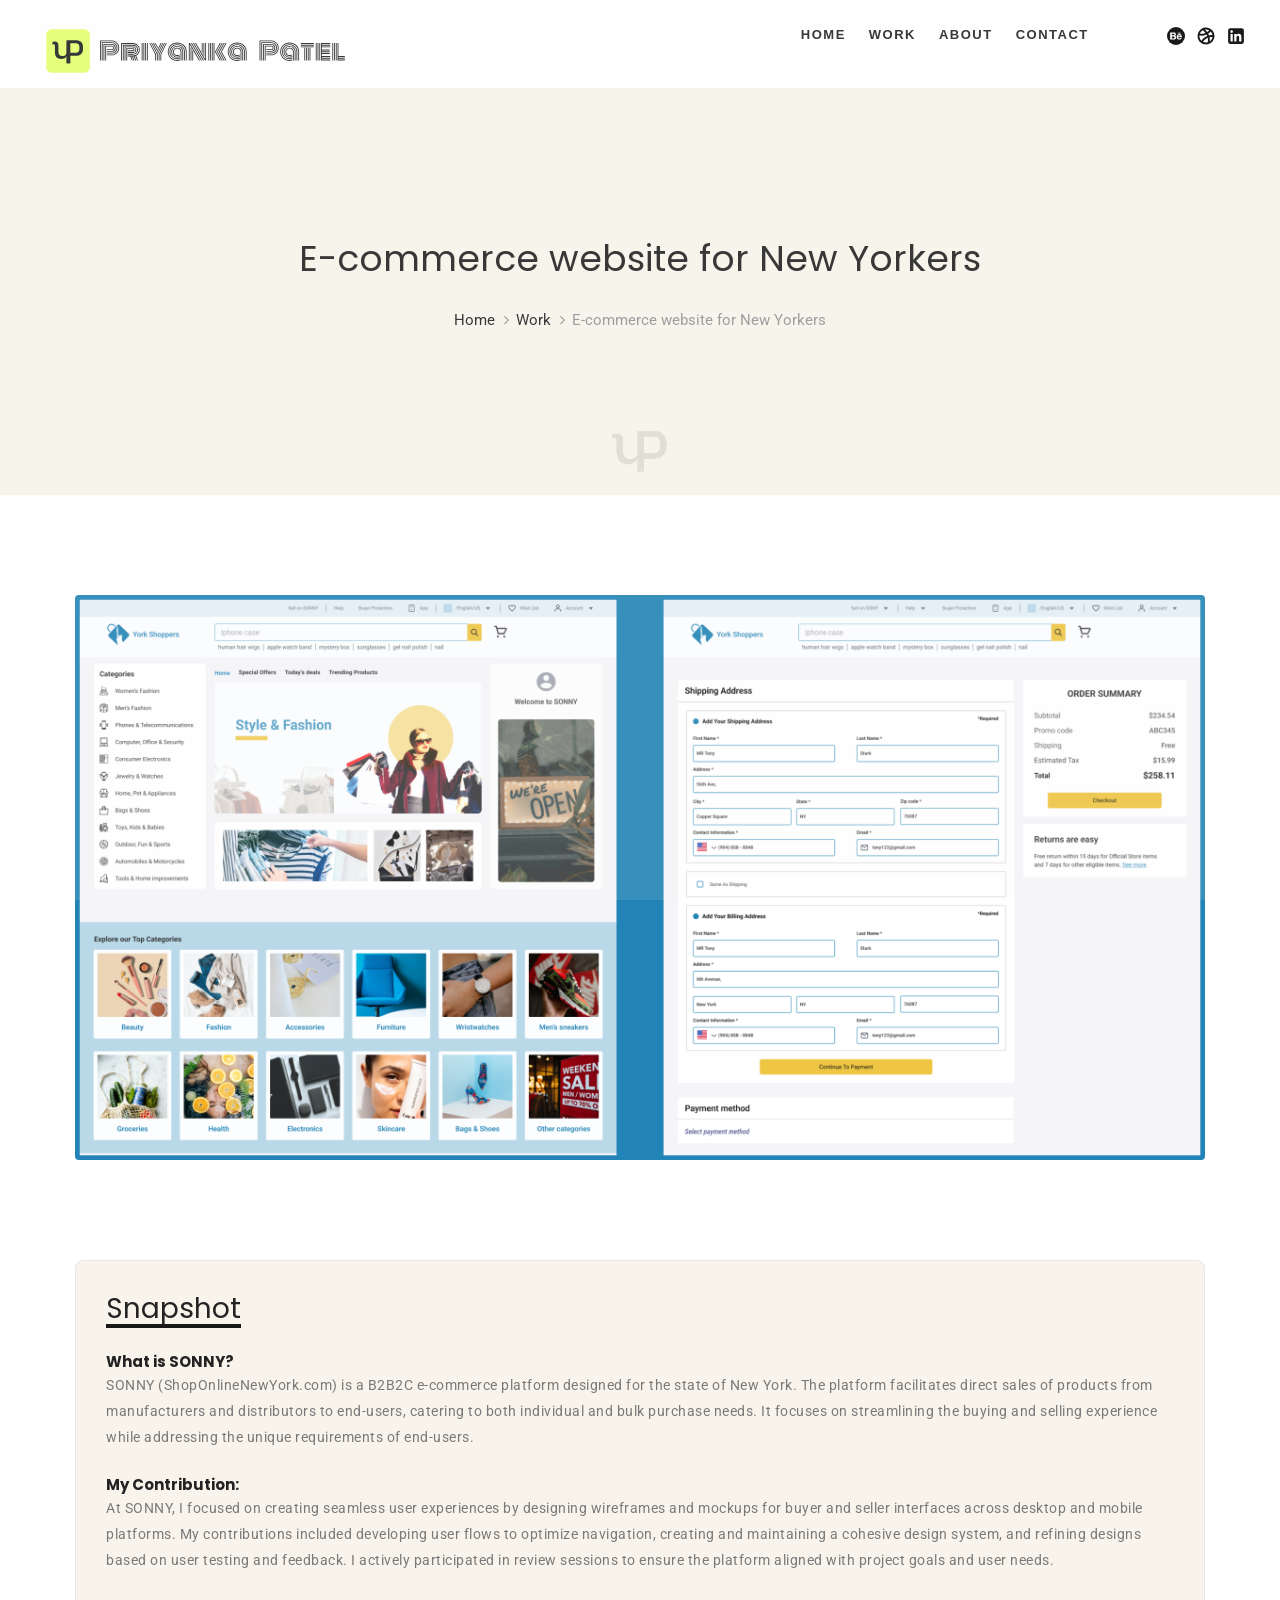
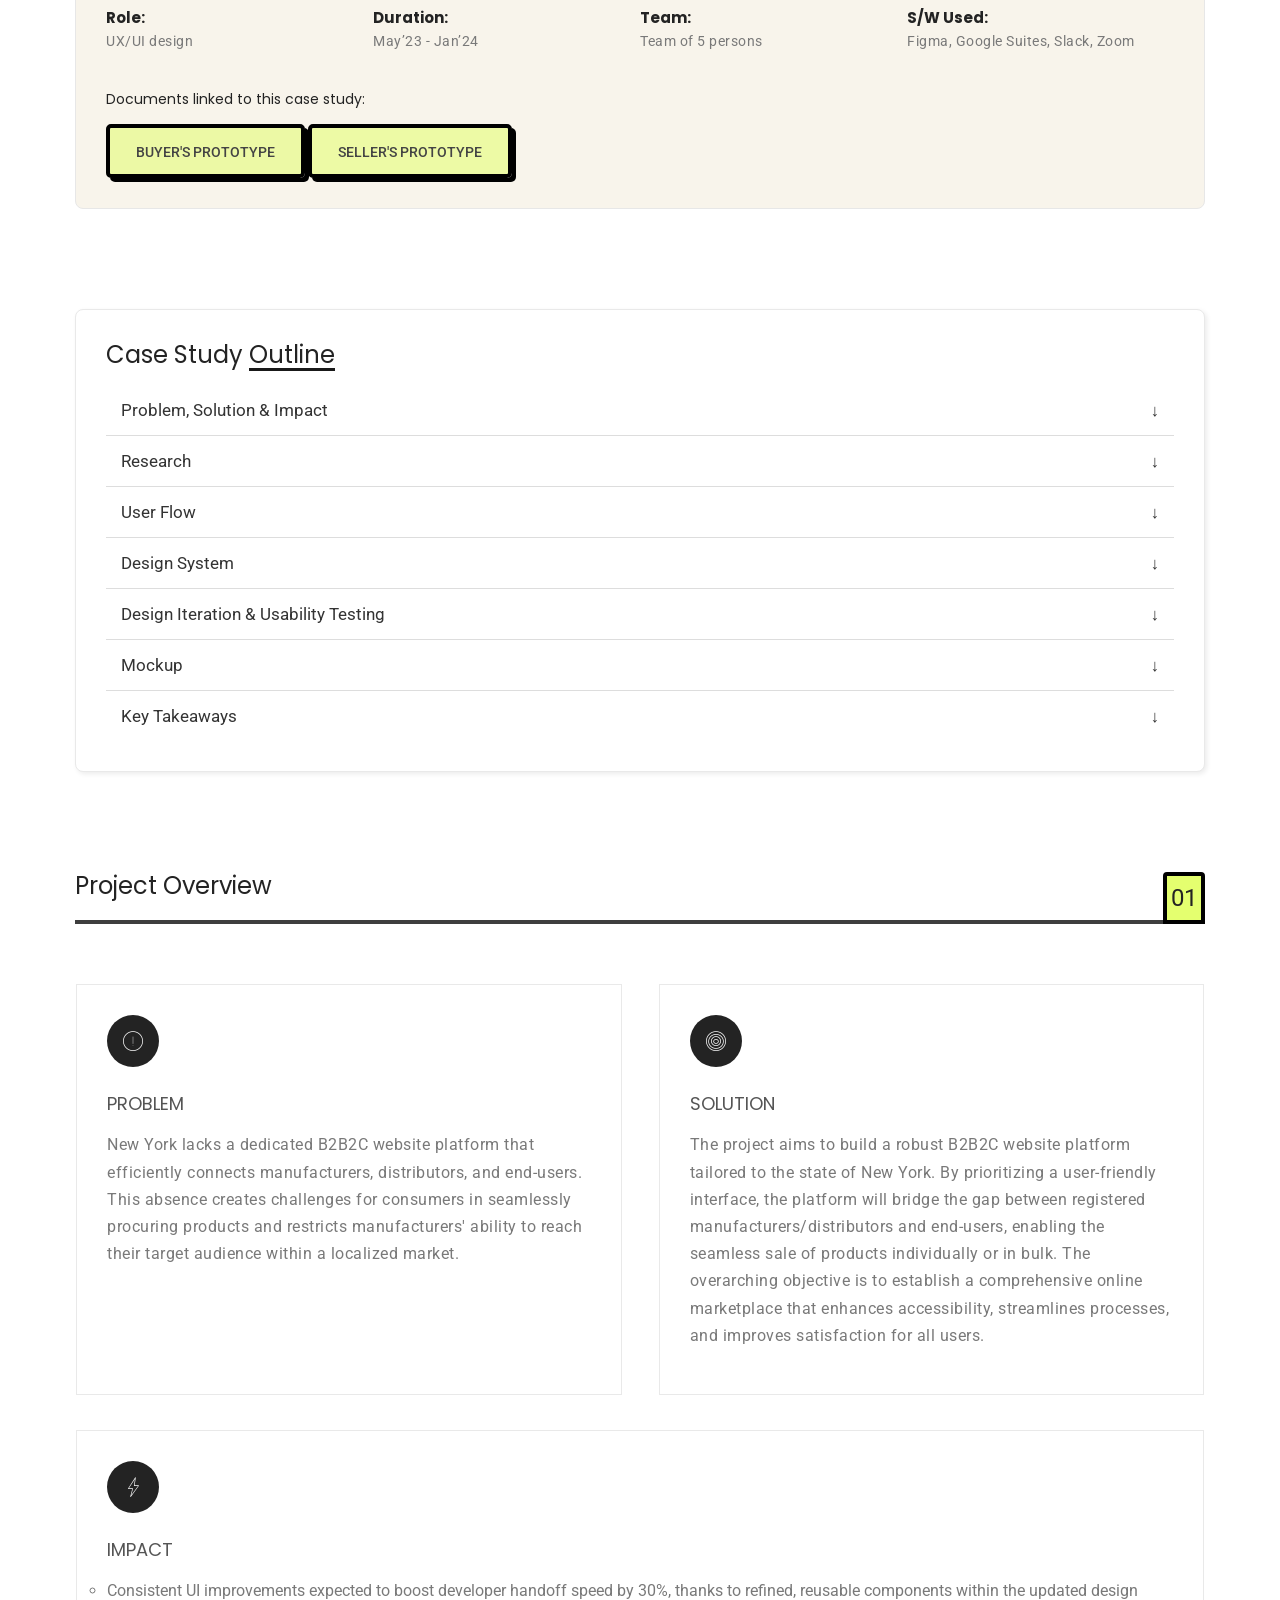
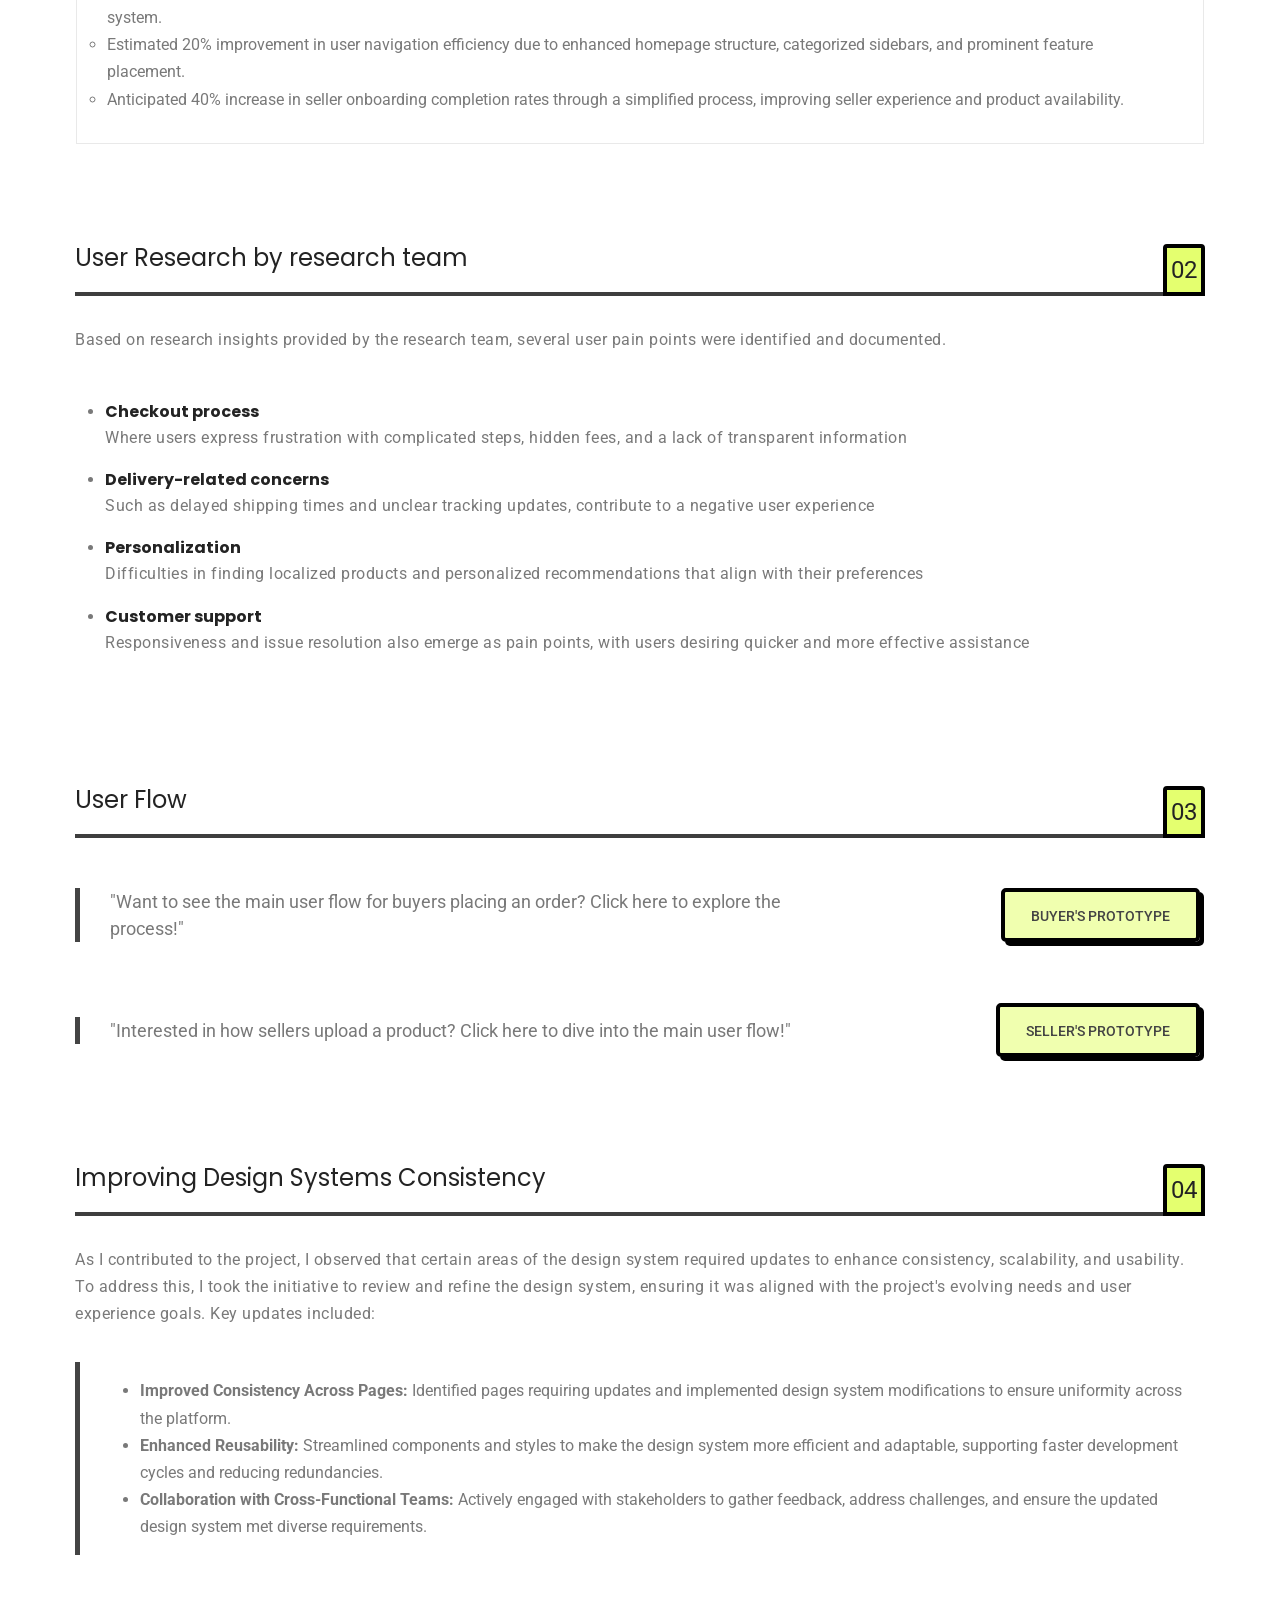
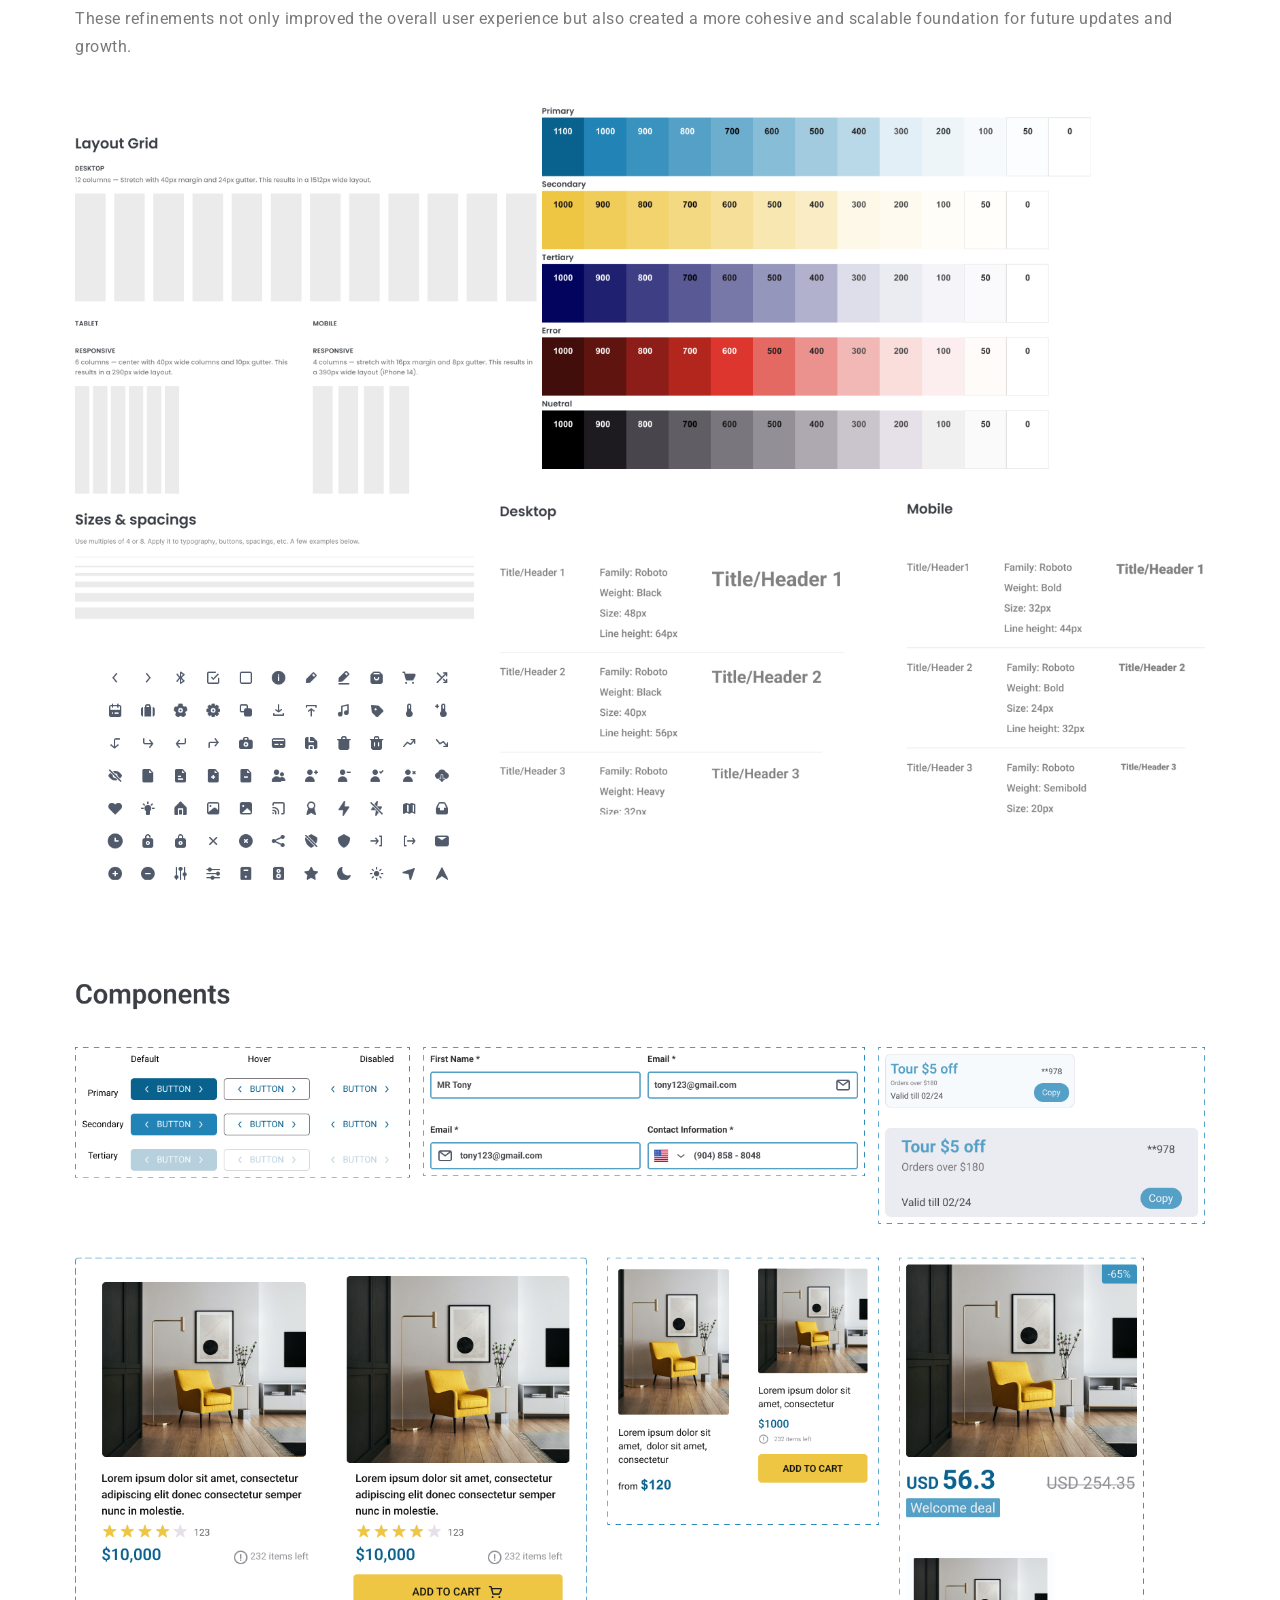
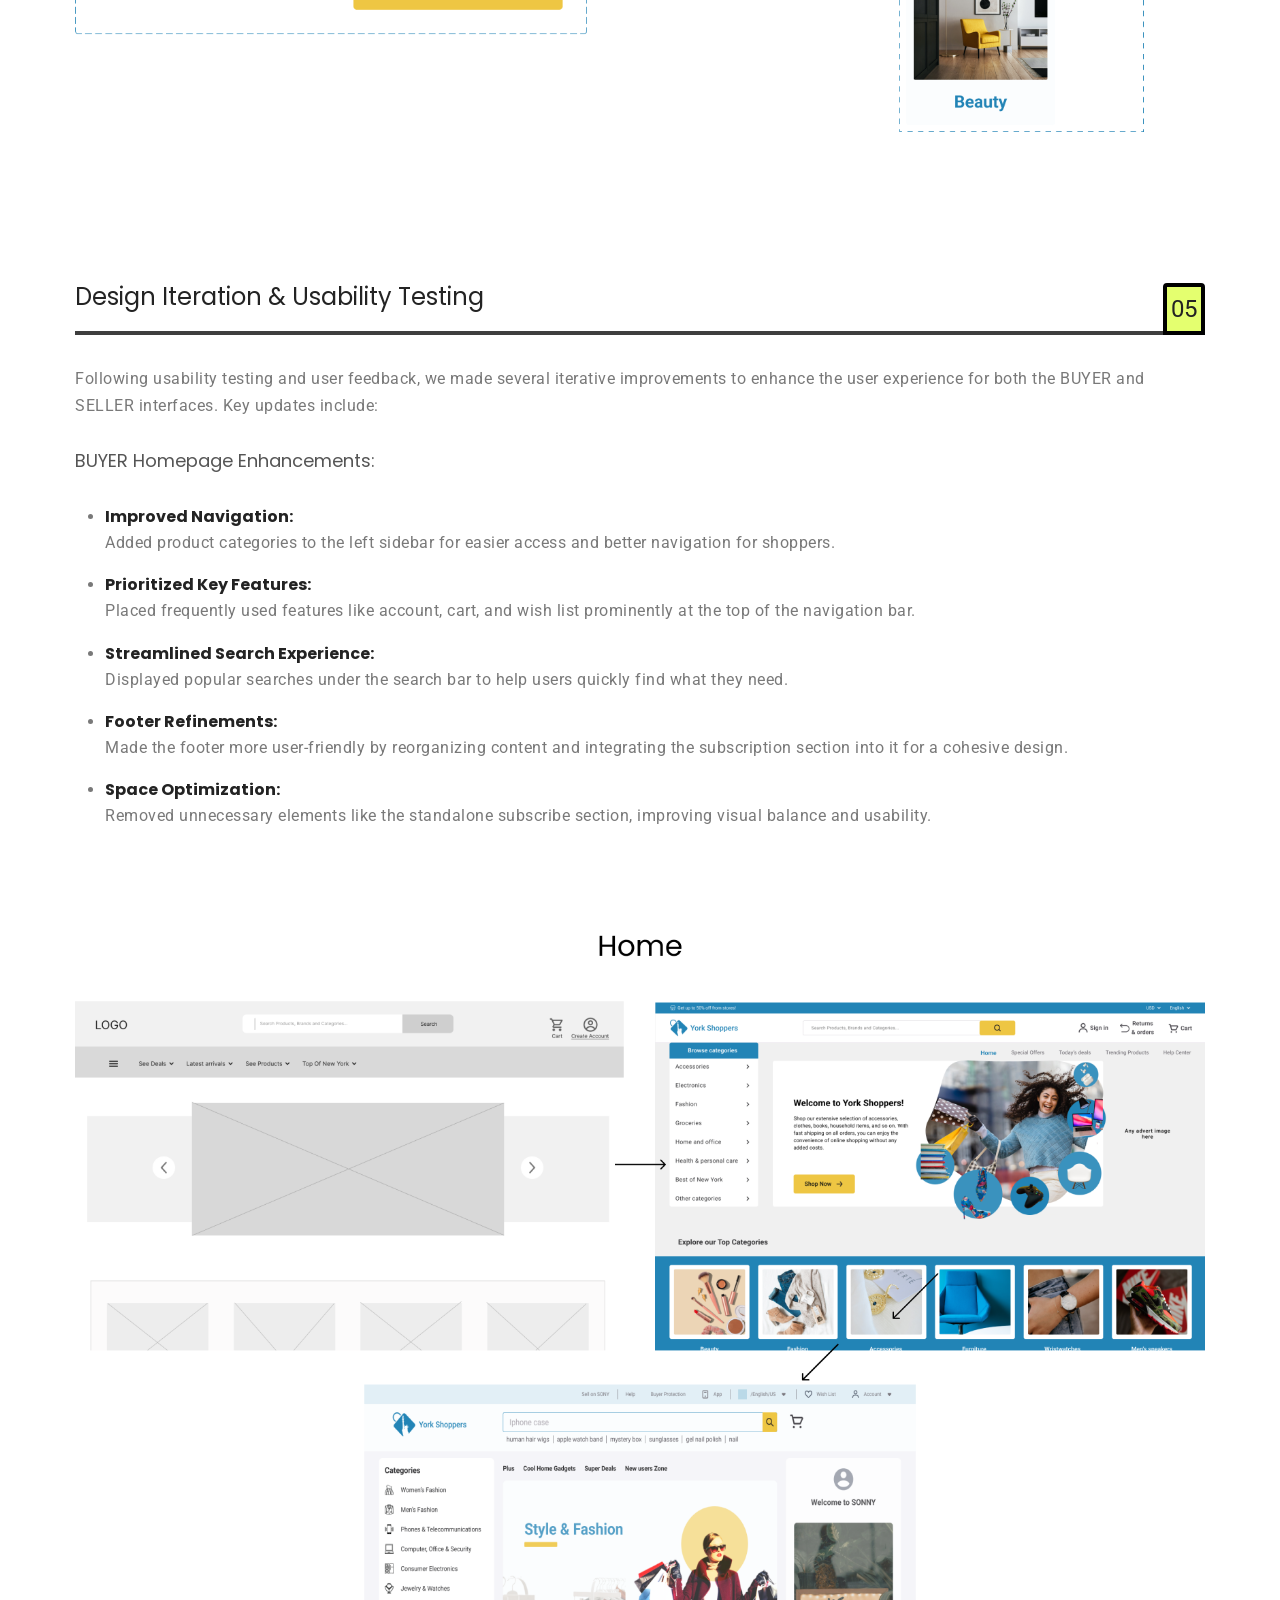
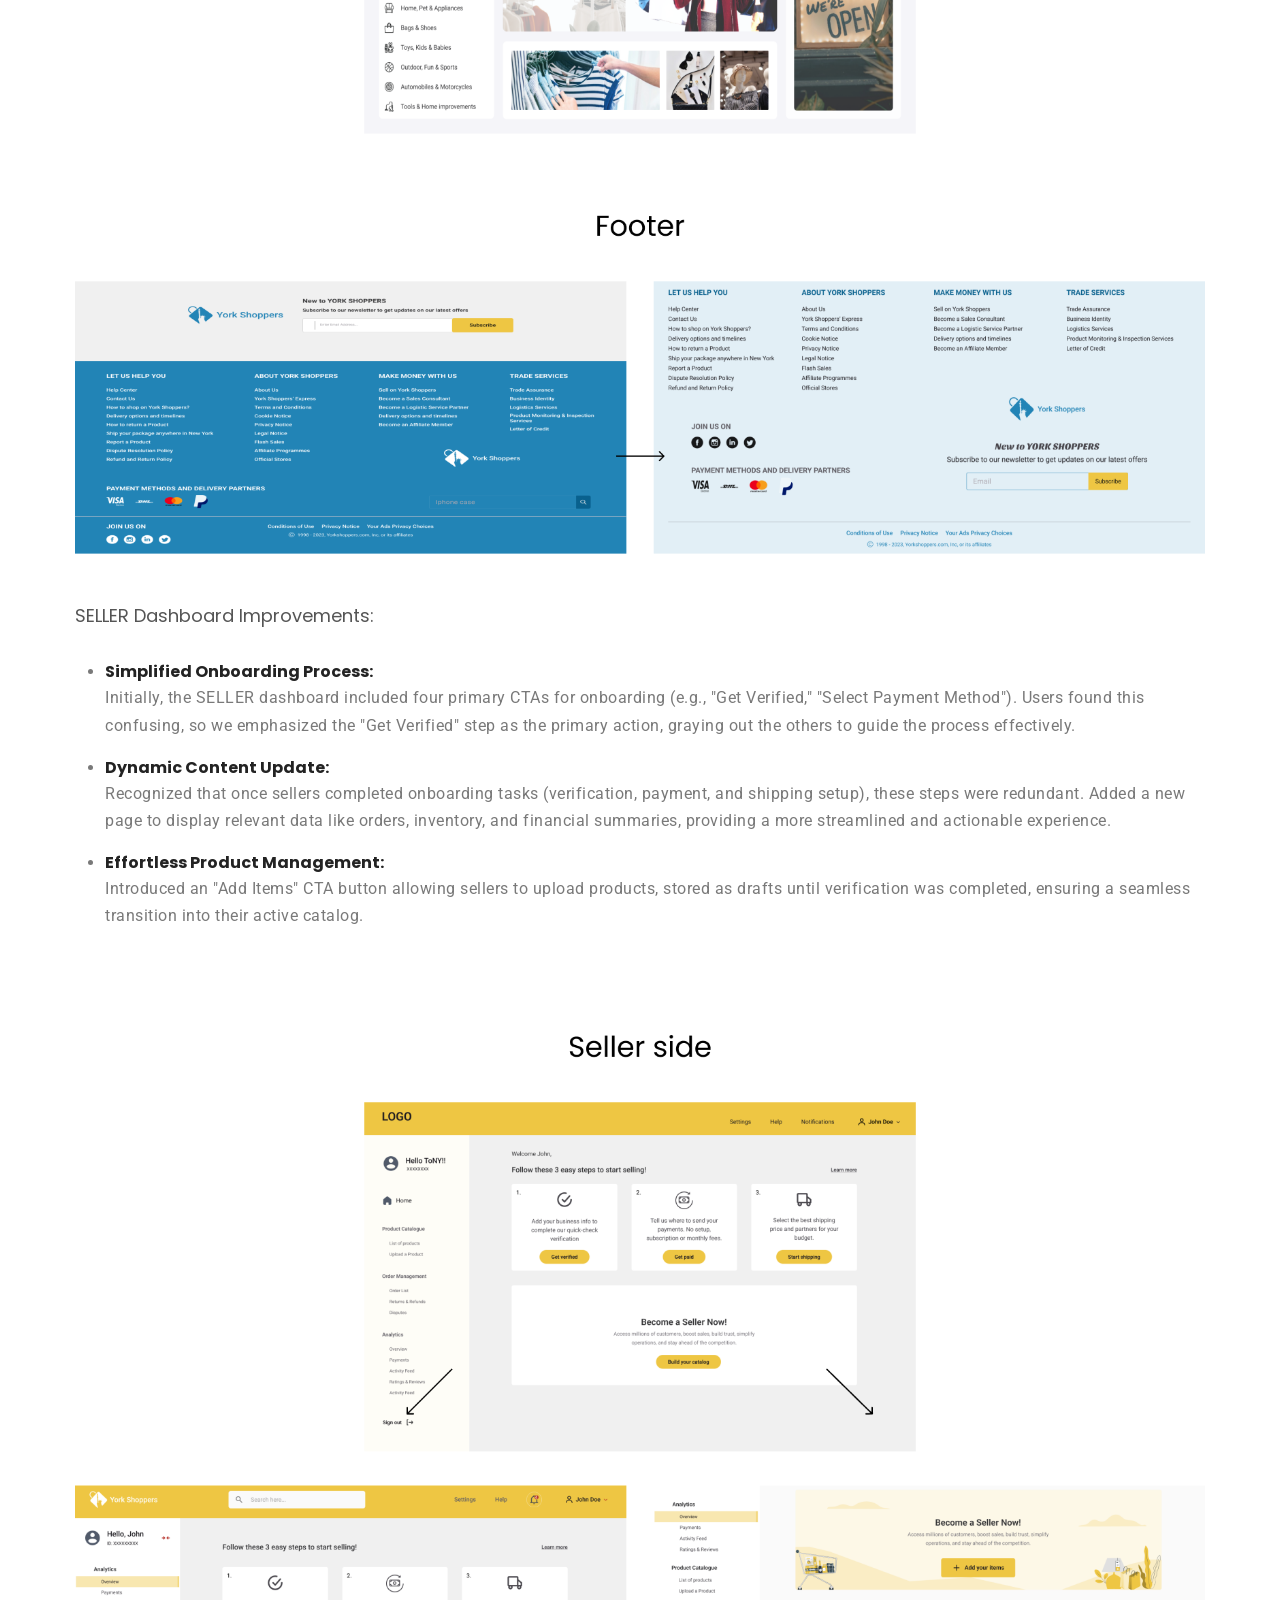
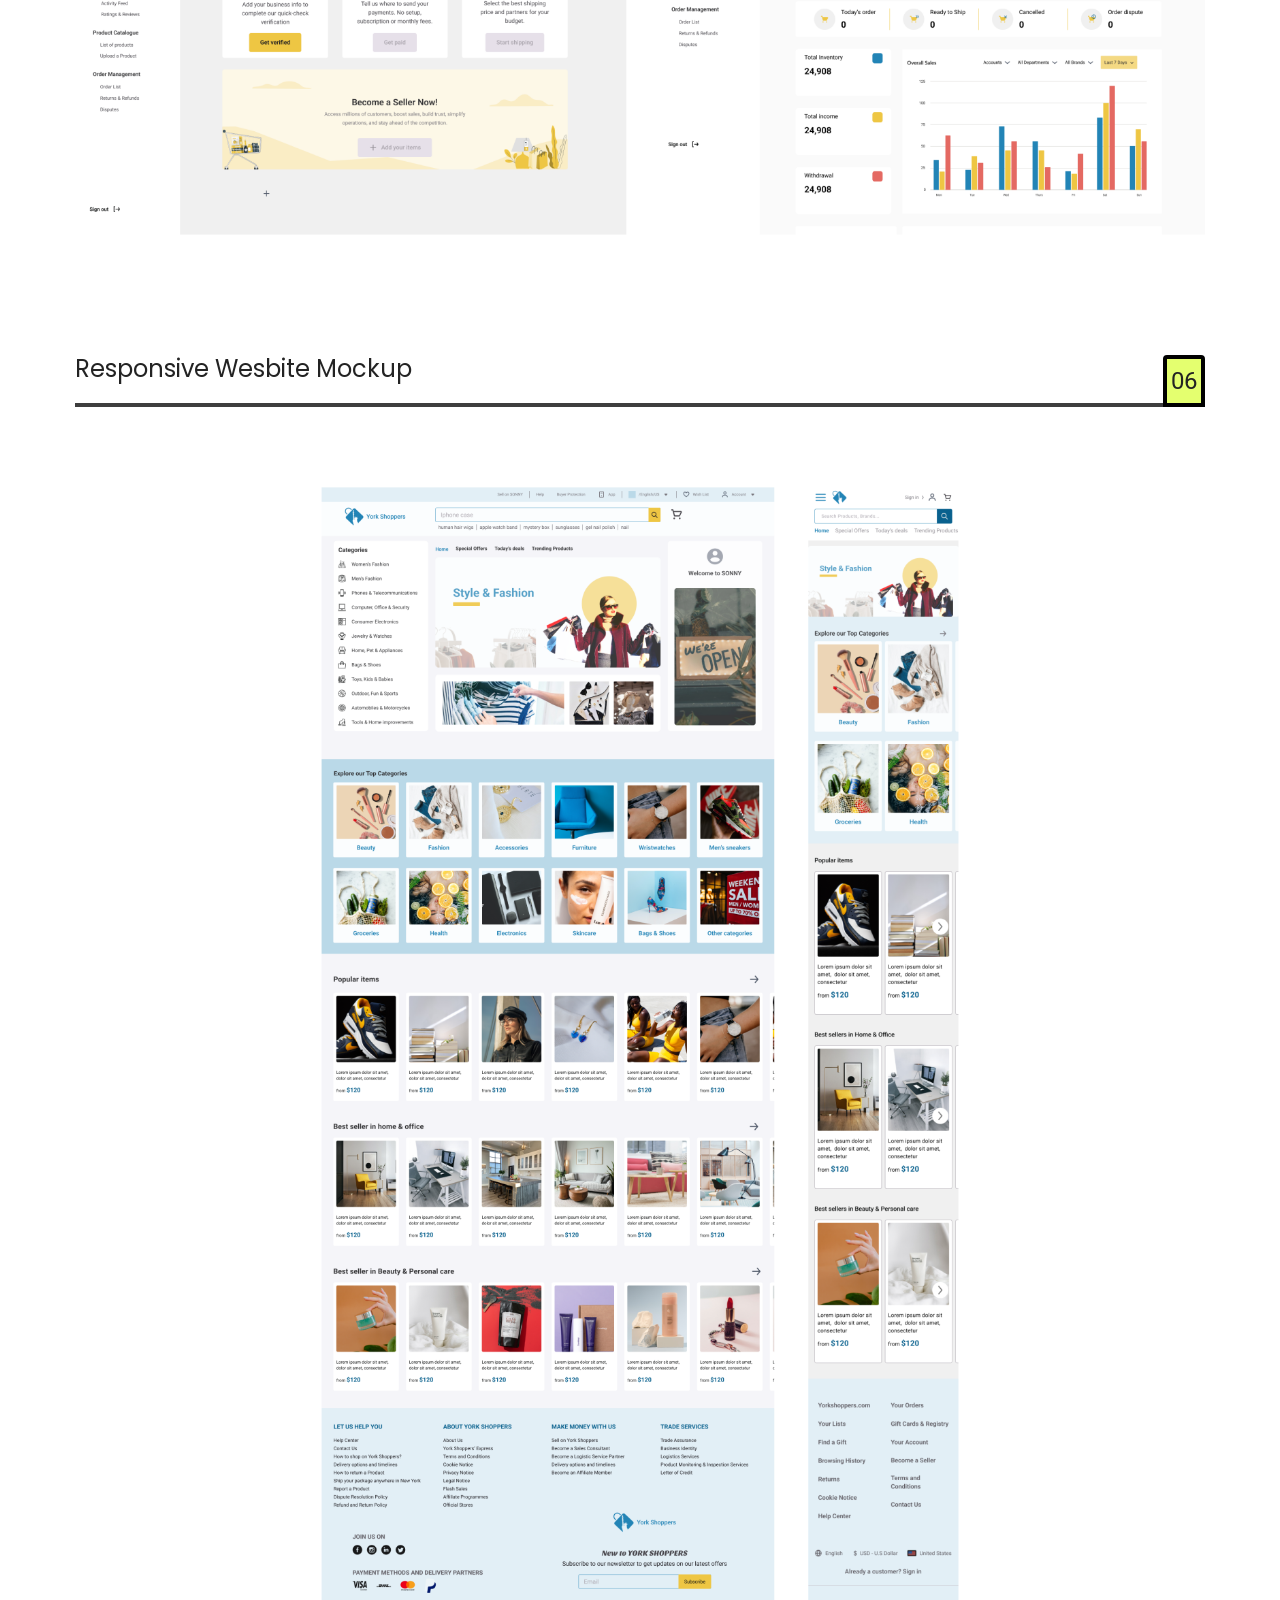
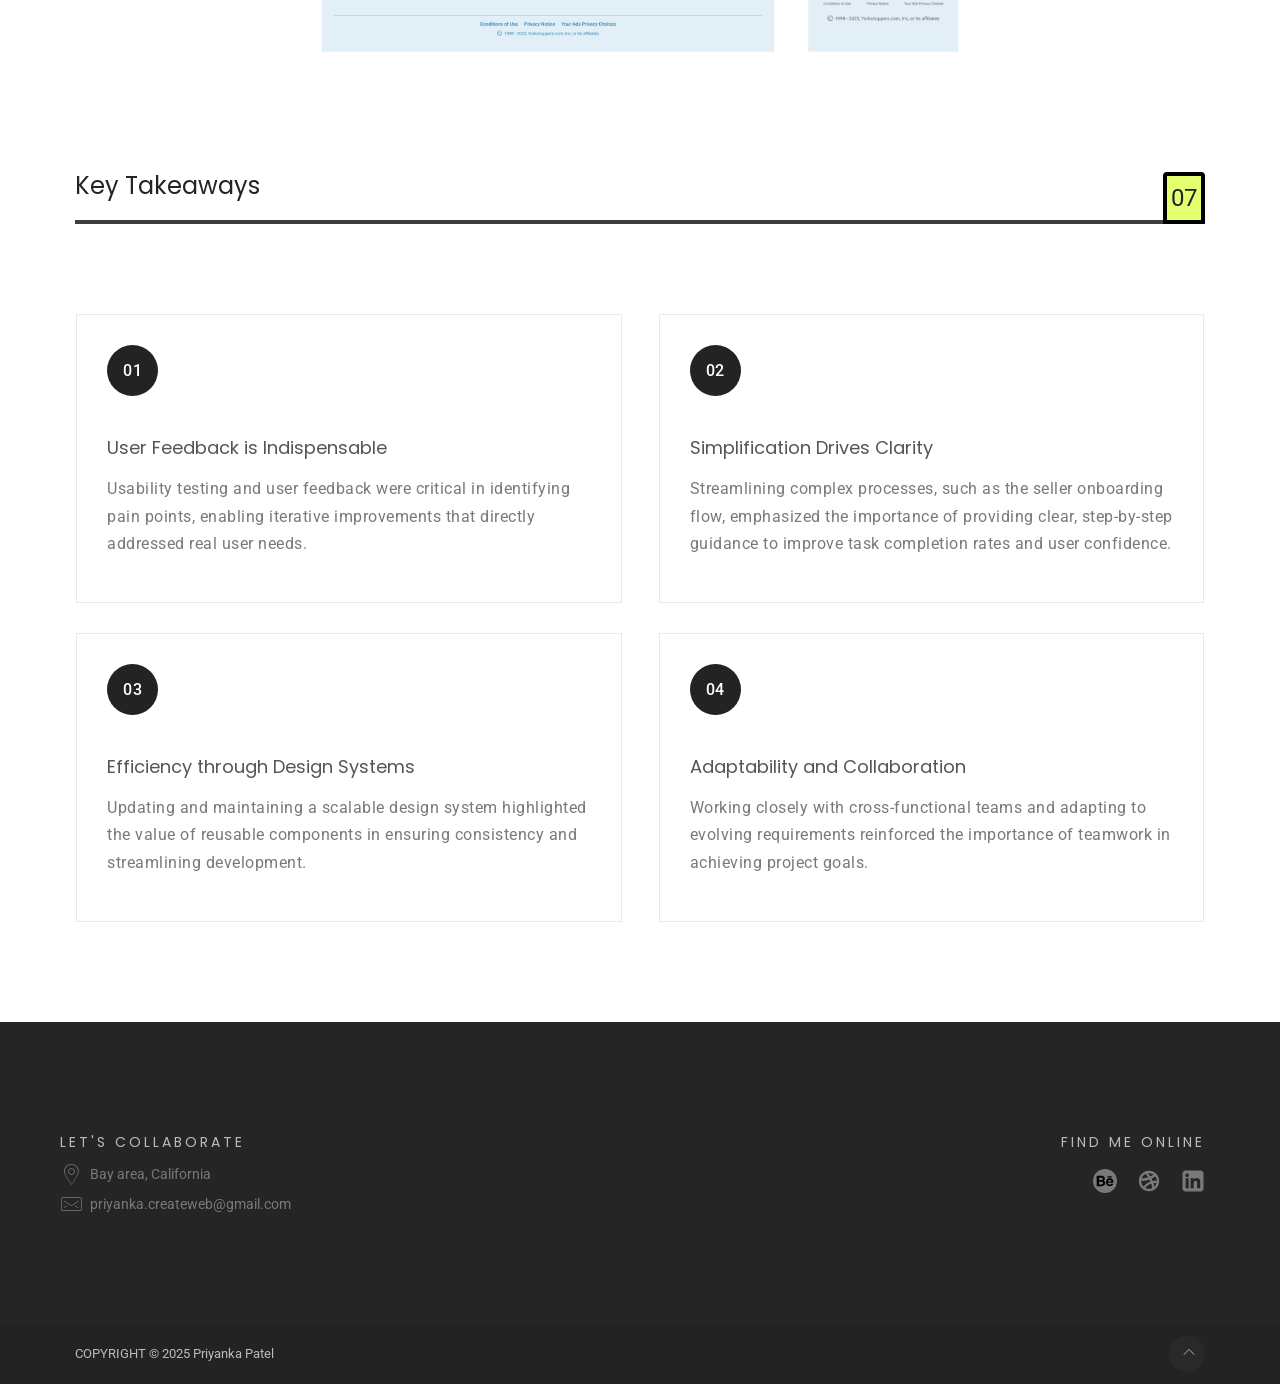
<file: sonny.html>
<!DOCTYPE html>
<html lang="en">
  <head>
    <!-- Meta Character Set -->
    <meta charset="utf-8" />
    <title>SONNY Casestudy</title>

    <!-- Responsive Meta Tag -->
    <meta http-equiv="X-UA-Compatible" content="IE=edge" />
    <meta name="viewport" content="width=device-width, initial-scale=1" />

    <!-- Meta Description -->
    <meta name="description" content="Priyanka - Design Portfolio" />
    <meta
      name="keywords"
      content="responsive, creative, resume, html5, css3, personal, onepage personal"
    />
    <meta name="author" content="portfolio" />

    <!-- Favicon -->
    <link
      rel="shortcut icon"
      href="images/logos/favicon.png"
      type="image/x-icon"
    />

    <!-- Vendor CSS -->
    <link
      rel="stylesheet"
      type="text/css"
      href="vendor/uikit/css/uikit.min.css"
    />
    <link
      rel="stylesheet"
      type="text/css"
      href="vendor/uikit/css/components/slidenav.min.css"
    />

    <!-- Main CSS -->
    <link rel="stylesheet" type="text/css" href="css/style.css" />

    <!-- Line Icon -->
    <link rel="stylesheet" type="text/css" href="css/linea.css" />

    <!--[if lt IE 9]>
      <script src="https://oss.maxcdn.com/html5shiv/3.7.2/html5shiv.min.js"></script>
      <script src="https://oss.maxcdn.com/respond/1.4.2/respond.min.js"></script>
    <![endif]-->
  </head>
  <!-- Google tag (gtag.js) -->
  <script
    async
    src="https://www.googletagmanager.com/gtag/js?id=G-V82M1TR5L3"
  ></script>
  <script>
    window.dataLayer = window.dataLayer || [];
    function gtag() {
      dataLayer.push(arguments);
    }
    gtag("js", new Date());

    gtag("config", "G-V82M1TR5L3");
  </script>
  <body class="home-light">
    <!-- Loading Start -->
    <div id="tc-loader" class="tc-loader">
      <div class="load-inner">
        <img src="images/loading.gif" />
      </div>
    </div>
    <!-- Loading End -->

    <!-- Header Start -->
    <header class="tc-header header-style1 uk-clearfix" id="tc-header">
      <div
        class="tc-top-block"
        data-uk-sticky="{top:-400, animation: 'uk-animation-slide-top'}"
      >
        <div class="uk-container-header uk-container uk-container-center">
          <div class="nav-outter">
            <div class="nav-item1">
              <div class="tc-logo uk-hidden-small">
                <a href="index.html">
                  <img class="logo" src="images/logos/logo.svg" alt="logo" />
                </a>
              </div>
              <!--mobile socials-->
              <div class="mob-socials">
                <ul>
                  <li>
                    <a
                      href="https://www.behance.net/priyanka_createweb"
                      target="_blank"
                      ><img
                        src="images/socials/behance.svg"
                        alt="behance link icon"
                    /></a>
                  </li>
                  <li>
                    <a
                      href="https://dribbble.com/Priyanka_createweb"
                      target="_blank"
                      ><img
                        src="images/socials/dribbble.svg"
                        alt="dribbble link icon"
                    /></a>
                  </li>
                  <li>
                    <a
                      href="https://www.linkedin.com/in/priyankaapateldesigner/"
                      target="_blank"
                      ><img
                        src="images/socials/linkedin.svg"
                        alt="linkedin link icon"
                    /></a>
                  </li>
                </ul>
              </div>
            </div>
            <div class="nav-item2">
              <nav class="uk-navbar tc-navbar">
                <ul class="uk-navbar-nav uk-hidden-small">
                  <li>
                    <a href="index.html">Home</a>
                  </li>
                  <li>
                    <a href="portfolio.html">Work</a>
                  </li>
                  <li>
                    <a href="about.html">About</a>
                  </li>
                  <li>
                    <a href="contact.html">Contact</a>
                  </li>
                </ul>
                <a
                  href="#tc-offcanvas"
                  class="uk-navbar-toggle uk-visible-small tc-off-toggle"
                  data-uk-offcanvas="{mode:'slide'}"
                ></a>
                <div class="uk-navbar-content tc-logo uk-visible-small">
                  <a href="index.html">
                    <img class="logo-sm" src="images/logos/logo-sm.svg"
                  /></a>
                </div>
              </nav>
            </div>
            <div class="nav-item3">
              <div class="nav-socials">
                <ul class="uk-grid uk-float-right">
                  <li>
                    <a
                      href="https://www.behance.net/priyanka_createweb"
                      target="_blank"
                      ><img
                        src="images/socials/behance.svg"
                        alt="behance icon link"
                    /></a>
                  </li>
                  <li>
                    <a
                      href="https://dribbble.com/Priyanka_createweb"
                      target="_blank"
                      ><img
                        src="images/socials/dribbble.svg"
                        alt="dribbble icon link"
                    /></a>
                  </li>
                  <li>
                    <a
                      href="https://www.linkedin.com/in/priyankaapateldesigner/"
                      target="_blank"
                      ><img
                        src="images/socials/linkedin.svg"
                        alt="linkedin icon link"
                    /></a>
                  </li>
                </ul>
              </div>
            </div>
          </div>
        </div>
      </div>
    </header>
    <!-- Header End -->

    <!-- Masthead Start -->
    <div class="tc-masthead sec-color">
      <div class="uk-container-center uk-container">
        <h1 class="head-title">E-commerce website for New Yorkers</h1>
        <ul class="tc-breadcrumb">
          <li><a href="index.html">Home</a></li>
          <li><a href="portfolio.html">Work</a></li>
          <li><span>E-commerce website for New Yorkers</span></li>
        </ul>
      </div>
    </div>
    <!-- Masthead End -->

    <!-- Main Start -->
    <main class="tc-main" id="tc-main">
      <div class="tc-portfolio-single">
        <div class="uk-container uk-container-center">
          <div class="uk-grid" data-uk-grid-margin="">
            <div class="uk-width-medium-1">
              <a
                href="images/portfolio/sonny/sonny.png"
                data-uk-lightbox=""
                class="post-img"
              >
                <img
                  src="images/portfolio/sonny/sonny.png"
                  alt="showing a website interface"
                />
              </a>
            </div>
          </div>

          <div class="uk-grid snapshot sec-color mt100" data-uk-grid-margin="">
            <div class="uk-width-medium-1">
              <div class="ps-info">
                <h3 class="ps-title">
                  <span class="half-highlight">Snapshot</span>
                </h3>
                <div class="ps-extra-fild">
                  <div class="ps-fild-item">
                    <h5>What is SONNY?</h5>
                    <p>
                      SONNY (ShopOnlineNewYork.com) is a B2B2C e-commerce
                      platform designed for the state of New York. The platform
                      facilitates direct sales of products from manufacturers
                      and distributors to end-users, catering to both individual
                      and bulk purchase needs. It focuses on streamlining the
                      buying and selling experience while addressing the unique
                      requirements of end-users.
                    </p>
                  </div>
                  <div class="ps-fild-item">
                    <h5>My Contribution:</h5>
                    <p>
                      At SONNY, I focused on creating seamless user experiences
                      by designing wireframes and mockups for buyer and seller
                      interfaces across desktop and mobile platforms. My
                      contributions included developing user flows to optimize
                      navigation, creating and maintaining a cohesive design
                      system, and refining designs based on user testing and
                      feedback. I actively participated in review sessions to
                      ensure the platform aligned with project goals and user
                      needs.
                    </p>
                  </div>
                </div>
              </div>
            </div>
            <div class="uk-width-medium-1-4 ps-extra-fild-item">
              <h5>Role:</h5>
              <p>UX/UI design</p>
            </div>
            <div class="uk-width-medium-1-4 ps-extra-fild-item">
              <h5>Duration:</h5>
              <p>May’23 - Jan’24</p>
            </div>
            <div class="uk-width-medium-1-4 ps-extra-fild-item ps-tags">
              <h5>Team:</h5>
              <p>Team of 5 persons</p>
            </div>
            <div class="uk-width-medium-1-4 ps-extra-fild-item">
              <h5>S/W Used:</h5>
              <p>Figma, Google Suites, Slack, Zoom</p>
            </div>
            <div class="uk-width-medium-1">
              <h5>Documents linked to this case study:</h5>
              <div class="uk-grid mt10">
                <div>
                  <a
                    href="videos/buyer.mp4"
                    data-uk-lightbox=""
                    class="readon pill"
                  >
                    Buyer's Prototype
                  </a>
                  <a
                    href="videos/seller.mp4"
                    data-uk-lightbox=""
                    class="readon pill"
                  >
                    Seller's Prototype
                  </a>
                </div>
              </div>
            </div>
          </div>
          <!-- Case Study Overview -->
          <div id="case-study-overview" class="index-container mt100">
            <h2>Case Study <span class="half-highlight">Outline</span></h2>
            <div class="index">
              <a href="#problem"
                ><span>Problem, Solution & Impact</span> <span>↓</span></a
              >
              <a href="#research"><span>Research</span> <span>↓</span></a>
              <a href="#flow"><span>User Flow</span> <span>↓</span></a>
              <a href="#designS"><span>Design System</span> <span>↓</span></a>
              <a href="#designI"
                ><span>Design Iteration & Usability Testing</span>
                <span>↓</span></a
              >
              <a href="#mockup"><span>Mockup</span> <span>↓</span></a>
              <a href="#impact"><span>Key Takeaways</span> <span>↓</span></a>
            </div>
          </div>
          <!--1-->
          <div id="problem" class="pf-info">
            <div class="bs-title">
              <h3>Project Overview</h3>
              <span class="title-number">01</span>
            </div>
            <div class="uk-slider-container mt60">
              <ul
                class="uk-slider uk-grid uk-grid-width-large-1-2 uk-grid-width-medium-1 extra-space"
              >
                <li>
                  <div class="services-item">
                    <i class="li li-exclamation"></i>
                    <h3>PROBLEM</h3>
                    <p>
                      New York lacks a dedicated B2B2C website platform that
                      efficiently connects manufacturers, distributors, and
                      end-users. This absence creates challenges for consumers
                      in seamlessly procuring products and restricts
                      manufacturers' ability to reach their target audience
                      within a localized market.
                    </p>
                  </div>
                </li>
                <li>
                  <div class="services-item">
                    <i class="li li-target"></i>
                    <h3>SOLUTION</h3>
                    <p>
                      The project aims to build a robust B2B2C website platform
                      tailored to the state of New York. By prioritizing a
                      user-friendly interface, the platform will bridge the gap
                      between registered manufacturers/distributors and
                      end-users, enabling the seamless sale of products
                      individually or in bulk. The overarching objective is to
                      establish a comprehensive online marketplace that enhances
                      accessibility, streamlines processes, and improves
                      satisfaction for all users.
                    </p>
                  </div>
                </li>
              </ul>
              <ul
                class="uk-slider uk-grid uk-grid-width-large-1 uk-grid-width-medium-1 extra-space"
              >
                <li>
                  <div class="services-item">
                    <i class="li li-lightning"></i>
                    <h3>IMPACT</h3>
                    <ul>
                      <li>
                        Consistent UI improvements expected to boost developer
                        handoff speed by 30%, thanks to refined, reusable
                        components within the updated design system.
                      </li>
                      <li>
                        Estimated 20% improvement in user navigation efficiency
                        due to enhanced homepage structure, categorized
                        sidebars, and prominent feature placement.
                      </li>
                      <li>
                        Anticipated 40% increase in seller onboarding completion
                        rates through a simplified process, improving seller
                        experience and product availability.
                      </li>
                    </ul>
                  </div>
                </li>
              </ul>
            </div>
          </div>
          <!--2-->
          <div id="research" class="pf-info">
            <div class="bs-title">
              <h3>User Research by research team</h3>
              <span class="title-number">02</span>
            </div>
            <p>
              Based on research insights provided by the research team, several
              user pain points were identified and documented.
            </p>
            <div class="mt30 new-bullet">
              <ul>
                <li>
                  <h5>Checkout process</h5>
                  <p>
                    Where users express frustration with complicated steps,
                    hidden fees, and a lack of transparent information
                  </p>
                </li>
                <li>
                  <h5>Delivery-related concerns</h5>
                  <p>
                    Such as delayed shipping times and unclear tracking updates,
                    contribute to a negative user experience
                  </p>
                </li>
                <li>
                  <h5>Personalization</h5>
                  <p>
                    Difficulties in finding localized products and personalized
                    recommendations that align with their preferences
                  </p>
                </li>
                <li>
                  <h5>Customer support</h5>
                  <p>
                    Responsiveness and issue resolution also emerge as pain
                    points, with users desiring quicker and more effective
                    assistance
                  </p>
                </li>
              </ul>
            </div>
          </div>
          <!--3-->
          <div id="flow" class="pf-info">
            <div class="bs-title">
              <h3>User Flow</h3>
              <span class="title-number">03</span>
            </div>
            <div class="uk-grid">
              <div class="uk-width-medium-2-3">
                <div class="spacer1"></div>
                <span class="blockquote"
                  >"Want to see the main user flow for buyers placing an order?
                  Click here to explore the process!"</span
                >
                <div class="spacer1"></div>
              </div>
              <div class="uk-width-medium-1-3 more-click">
                <a
                  href="images/portfolio/sonny/buyers-userflow.png"
                  class="readon pill"
                  target="_blank"
                  >Buyer's Prototype</a
                >
              </div>
            </div>
            <div class="uk-grid">
              <div class="uk-width-medium-2-3">
                <div class="spacer1"></div>
                <span class="blockquote">
                  "Interested in how sellers upload a product? Click here to
                  dive into the main user flow!"</span
                >
                <div class="spacer1"></div>
              </div>
              <div class="uk-width-medium-1-3 more-click">
                <a
                  href="images/portfolio/sonny/sellers-userflow.png"
                  class="readon pill"
                  target="_blank"
                  >Seller's Prototype</a
                >
              </div>
            </div>
          </div>
          <!--4-->
          <div id="designS" class="pf-info">
            <div class="bs-title">
              <h3>Improving Design Systems Consistency</h3>
              <span class="title-number">04</span>
            </div>

            <p>
              As I contributed to the project, I observed that certain areas of
              the design system required updates to enhance consistency,
              scalability, and usability. To address this, I took the initiative
              to review and refine the design system, ensuring it was aligned
              with the project's evolving needs and user experience goals. Key
              updates included:
            </p>
            <div class="spacer1"></div>
            <span class="blockquote"
              ><ul>
                <li>
                  <b>Improved Consistency Across Pages:</b> Identified pages
                  requiring updates and implemented design system modifications
                  to ensure uniformity across the platform.
                </li>
                <li>
                  <b>Enhanced Reusability:</b> Streamlined components and styles
                  to make the design system more efficient and adaptable,
                  supporting faster development cycles and reducing
                  redundancies.
                </li>
                <li>
                  <b>Collaboration with Cross-Functional Teams:</b> Actively
                  engaged with stakeholders to gather feedback, address
                  challenges, and ensure the updated design system met diverse
                  requirements.
                </li>
              </ul></span
            >
            <div class="spacer1"></div>

            <p>
              These refinements not only improved the overall user experience
              but also created a more cohesive and scalable foundation for
              future updates and growth.
            </p>
            <div class="uk-grid" data-uk-grid-margin="">
              <div class="uk-width-medium-1 mt30">
                <img
                  src="images/portfolio/sonny/so-1.png"
                  alt="SONNY design system"
                />
              </div>
              <div class="uk-width-medium-1 mt30">
                <img
                  src="images/portfolio/sonny/so-2.png"
                  alt="design system components"
                />
              </div>
            </div>
          </div>
          <!--5-->
          <div id="designI" class="pf-info">
            <div class="bs-title">
              <h3>Design Iteration & Usability Testing</h3>
              <span class="title-number">05</span>
            </div>

            <p>
              Following usability testing and user feedback, we made several
              iterative improvements to enhance the user experience for both the
              BUYER and SELLER interfaces. Key updates include:
            </p>
            <div class="mt30 new-bullet">
              <h3>BUYER Homepage Enhancements:</h3>
              <ul>
                <li>
                  <h5>Improved Navigation:</h5>
                  <p>
                    Added product categories to the left sidebar for easier
                    access and better navigation for shoppers.
                  </p>
                </li>
                <li>
                  <h5>Prioritized Key Features:</h5>
                  <p>
                    Placed frequently used features like account, cart, and wish
                    list prominently at the top of the navigation bar.
                  </p>
                </li>
                <li>
                  <h5>Streamlined Search Experience:</h5>
                  <p>
                    Displayed popular searches under the search bar to help
                    users quickly find what they need.
                  </p>
                </li>
                <li>
                  <h5>Footer Refinements:</h5>
                  <p>
                    Made the footer more user-friendly by reorganizing content
                    and integrating the subscription section into it for a
                    cohesive design.
                  </p>
                </li>
                <li>
                  <h5>Space Optimization:</h5>
                  <p>
                    Removed unnecessary elements like the standalone subscribe
                    section, improving visual balance and usability.
                  </p>
                </li>
              </ul>
            </div>

            <div class="uk-grid" data-uk-grid-margin="">
              <div class="uk-width-medium-1 mt30">
                <img
                  src="images/portfolio/sonny/so-3.png"
                  alt="Iteration of landing page"
                />
              </div>
              <div class="uk-width-medium-1 mt30">
                <img
                  src="images/portfolio/sonny/so-4.png"
                  alt="Iteration of footer"
                />
              </div>
            </div>
            <div class="mt30 new-bullet">
              <h3>SELLER Dashboard Improvements:</h3>
              <ul>
                <li>
                  <h5>Simplified Onboarding Process:</h5>
                  <p>
                    Initially, the SELLER dashboard included four primary CTAs
                    for onboarding (e.g., "Get Verified," "Select Payment
                    Method"). Users found this confusing, so we emphasized the
                    "Get Verified" step as the primary action, graying out the
                    others to guide the process effectively.
                  </p>
                </li>
                <li>
                  <h5>Dynamic Content Update:</h5>
                  <p>
                    Recognized that once sellers completed onboarding tasks
                    (verification, payment, and shipping setup), these steps
                    were redundant. Added a new page to display relevant data
                    like orders, inventory, and financial summaries, providing a
                    more streamlined and actionable experience.
                  </p>
                </li>
                <li>
                  <h5>Effortless Product Management:</h5>
                  <p>
                    Introduced an "Add Items" CTA button allowing sellers to
                    upload products, stored as drafts until verification was
                    completed, ensuring a seamless transition into their active
                    catalog.
                  </p>
                </li>
              </ul>
            </div>

            <div class="uk-grid" data-uk-grid-margin="">
              <div class="uk-width-medium-1 mt30">
                <img
                  src="images/portfolio/sonny/so-5.png"
                  alt="Iteration of bayer's dashboard"
                />
              </div>
            </div>
          </div>
          <!--6-->
          <div id="mockup" class="pf-info">
            <div class="bs-title">
              <h3>Responsive Wesbite Mockup</h3>
              <span class="title-number">06</span>
            </div>

            <div class="uk-grid" data-uk-grid-margin="">
              <div class="uk-width-medium-1 mt30">
                <img
                  src="images/portfolio/sonny/so-6.png"
                  alt="landing page desktop and mobile view"
                />
              </div>
            </div>
          </div>
          <!--6-->
          <div id="impact" class="pf-info">
            <div class="bs-title">
              <h3>Key Takeaways</h3>
              <span class="title-number">07</span>
            </div>
            <div class="uk-slider-container mt60 row">
              <ul
                class="uk-slider uk-grid uk-grid-width-large-1-2 uk-grid-width-medium-1"
              >
                <li class="mt30">
                  <div class="services-item">
                    <p class="circle-num">01</p>
                    <h3>User Feedback is Indispensable</h3>
                    <p>
                      Usability testing and user feedback were critical in
                      identifying pain points, enabling iterative improvements
                      that directly addressed real user needs.
                    </p>
                  </div>
                </li>
                <li class="mt30">
                  <div class="services-item">
                    <p class="circle-num">02</p>
                    <h3>Simplification Drives Clarity</h3>
                    <p>
                      Streamlining complex processes, such as the seller
                      onboarding flow, emphasized the importance of providing
                      clear, step-by-step guidance to improve task completion
                      rates and user confidence.
                    </p>
                  </div>
                </li>
                <li class="mt30">
                  <div class="services-item">
                    <p class="circle-num">03</p>
                    <h3>Efficiency through Design Systems</h3>
                    <p>
                      Updating and maintaining a scalable design system
                      highlighted the value of reusable components in ensuring
                      consistency and streamlining development.
                    </p>
                  </div>
                </li>
                <li class="mt30">
                  <div class="services-item">
                    <p class="circle-num">04</p>
                    <h3>Adaptability and Collaboration</h3>
                    <p>
                      Working closely with cross-functional teams and adapting
                      to evolving requirements reinforced the importance of
                      teamwork in achieving project goals.
                    </p>
                  </div>
                </li>
              </ul>
            </div>
          </div>
        </div>
      </div>
    </main>
    <!-- Main End -->

    <!-- Footer Start -->
    <section class="tc-contact sec-spacer footer" id="tc-contact">
      <div class="uk-container uk-container-center">
        <div class="uk-grid" data-uk-grid-margin="">
          <div class="uk-width-medium-1-2 uk-width-small-6-10">
            <div class="tc-heading">
              <h3>LET'S COLLABORATE</h3>
              <div class="contact-info uk-animation-hover">
                <div class="contact-outter">
                  <i class="li li-map-pointer uk-animation-scale"></i> Bay area,
                  California
                </div>
              </div>
              <div class="contact-info uk-animation-hover">
                <div class="contact-outter email-container">
                  <i class="li li-mail-envelope uk-animation-scale"></i>
                  <a
                    href="javascript:void(0);"
                    onclick="copyToClipboard('priyanka.createweb@gmail.com')"
                    >priyanka.createweb@gmail.com</a
                  ><span class="tooltip"></span>
                </div>
              </div>
            </div>
          </div>
          <div class="uk-width-medium-1-2 uk-width-small-4-10 uk-text-right">
            <div class="tc-heading">
              <h3>FIND ME ONLINE</h3>
              <ul class="uk-grid uk-float-right">
                <li>
                  <a
                    href="https://www.behance.net/priyanka_createweb"
                    target="_blank"
                    ><img
                      src="images/socials/behance-white.svg"
                      alt="behance icon link"
                  /></a>
                </li>
                <li>
                  <a
                    href="https://dribbble.com/Priyanka_createweb"
                    target="_blank"
                    ><img
                      src="images/socials/dribbble-white.svg"
                      alt="dribbble icon link"
                  /></a>
                </li>
                <li>
                  <a
                    href="https://www.linkedin.com/in/priyankaapateldesigner/"
                    target="_blank"
                    ><img
                      src="images/socials/linkedin-white.svg"
                      alt="linkedin icon link"
                  /></a>
                </li>
              </ul>
            </div>
          </div>
        </div>
      </div>
    </section>
    <button
      id="scrollToContentsBtn"
      class="scroll-top"
      onclick="scrollToContents()"
    >
      <img src="images/list-icon.svg" />
    </button>
    <footer class="tc-footer" id="tc-footer">
      <div class="uk-container uk-container-center">
        <div class="uk-grid pt20 pb20">
          <div class="copyright uk-width-medium-1-2 uk-width-small-6-10">
            COPYRIGHT © 2025 Priyanka Patel
          </div>
          <div class="uk-width-medium-1-2 uk-width-small-4-10 relative">
            <!-- Created by Priyanka Patel -->
            <a
              href="#tc-header"
              class="tc-totopscroll"
              title="Go Top"
              data-uk-smooth-scroll
              ><i class="li li-arrows-up"></i
            ></a>
          </div>
        </div>
      </div>
    </footer>
    <!-- Footer End -->

    <!-- Start Offcanvas -->
    <div id="tc-offcanvas" class="uk-offcanvas">
      <div class="uk-offcanvas-bar uk-offcanvas-bar-flip">
        <ul class="uk-nav uk-nav-offcanvas" data-uk-nav="">
          <li>
            <a href="index.html">Home</a>
          </li>
          <li>
            <a href="portfolio.html">Work</a>
          </li>
          <li>
            <a href="about.html">About</a>
          </li>
          <li>
            <a href="contact.html">Contact</a>
          </li>
        </ul>
      </div>
    </div>
    <!-- End Offcanvas -->

    <!-- email copy clipboard js -->
    <script>
      function copyToClipboard(text) {
        navigator.clipboard.writeText(text).then(() => {
          const tooltip = document.querySelector(".email-container .tooltip");
          tooltip.textContent = `Copied to clipboard!`;
          tooltip.classList.add("show");

          // Remove the tooltip after a short delay
          setTimeout(() => {
            tooltip.classList.remove("show");
          }, 2000);
        });
      }
    </script>
    <script>
      // Show/hide scroll to contents button
      window.onscroll = function () {
        let btn = document.getElementById("scrollToContentsBtn");
        if (
          document.body.scrollTop > 100 ||
          document.documentElement.scrollTop > 100
        ) {
          btn.style.display = "block";
        } else {
          btn.style.display = "none";
        }
      };

      // Scroll to case study contents function
      function scrollToContents() {
        document
          .getElementById("case-study-overview")
          .scrollIntoView({ behavior: "smooth" });
      }
    </script>

    <!-- Jquery js -->
    <script src="js/jquery.min.js"></script>

    <!-- Vendor js -->
    <script src="vendor/uikit/js/uikit.min.js"></script>
    <script src="vendor/uikit/js/components/lightbox.min.js"></script>

    <!-- Scripts Js -->
    <script src="js/scripts.js"></script>
  </body>
</html>
</file>
<file: css/linea.css>
@font-face {
  font-family: 'linea';
  src: url('../fonts/lineae209.html?v=1.0.0');
  src: url([data-uri]) format('truetype');
  font-weight: normal;
  font-style: normal;
}

[class^="li-"], [class*=" li-"] {
  font-family: 'linea';
  speak: none;
  font-style: normal;
  font-weight: normal;
  font-variant: normal;
  text-transform: none;
  line-height: 1;

  /* Better Font Rendering =========== */
  -webkit-font-smoothing: antialiased;
  -moz-osx-font-smoothing: grayscale;
}

.li-adjustments:before {
  content: "\e92d";
}

.li-alarmclock:before {
  content: "\e92e";
}

.li-anchor:before {
  content: "\e92f";
}

.li-aperture:before {
  content: "\e930";
}

.li-attachments:before {
  content: "\e931";
}

.li-bargraph:before {
  content: "\e932";
}

.li-basket:before {
  content: "\e933";
}

.li-beaker:before {
  content: "\e934";
}

.li-bike:before {
  content: "\e935";
}

.li-book-open:before {
  content: "\e936";
}

.li-briefcase2:before {
  content: "\e937";
}

.li-browser2:before {
  content: "\e938";
}

.li-calendar:before {
  content: "\e939";
}

.li-camera:before {
  content: "\e93a";
}

.li-caution:before {
  content: "\e93b";
}

.li-chat:before {
  content: "\e93c";
}

.li-circle-compass:before {
  content: "\e93d";
}

.li-clipboard:before {
  content: "\e93e";
}

.li-clock2:before {
  content: "\e93f";
}

.li-cloud:before {
  content: "\e940";
}

.li-compass:before {
  content: "\e941";
}

.li-desktop:before {
  content: "\e942";
}

.li-dial:before {
  content: "\e943";
}

.li-document:before {
  content: "\e944";
}

.li-documents:before {
  content: "\e945";
}

.li-download:before {
  content: "\e946";
}

.li-dribbble:before {
  content: "\e947";
}

.li-edit:before {
  content: "\e948";
}

.li-envelope:before {
  content: "\e949";
}

.li-expand:before {
  content: "\e94a";
}

.li-facebook:before {
  content: "\e94b";
}

.li-flag:before {
  content: "\e94c";
}

.li-focus:before {
  content: "\e94d";
}

.li-gears:before {
  content: "\e94e";
}

.li-genius:before {
  content: "\e94f";
}

.li-gift:before {
  content: "\e950";
}

.li-global:before {
  content: "\e951";
}

.li-globe2:before {
  content: "\e952";
}

.li-googleplus:before {
  content: "\e953";
}

.li-grid:before {
  content: "\e954";
}

.li-happy:before {
  content: "\e955";
}

.li-hazardous:before {
  content: "\e956";
}

.li-heart2:before {
  content: "\e957";
}

.li-hotairballoon:before {
  content: "\e958";
}

.li-hourglass:before {
  content: "\e959";
}

.li-key:before {
  content: "\e95a";
}

.li-laptop2:before {
  content: "\e95b";
}

.li-layers:before {
  content: "\e95c";
}

.li-lifesaver:before {
  content: "\e95d";
}

.li-lightbulb:before {
  content: "\e95e";
}

.li-linegraph:before {
  content: "\e95f";
}

.li-linkedin:before {
  content: "\e960";
}

.li-lock:before {
  content: "\e961";
}

.li-magnifying-glass:before {
  content: "\e962";
}

.li-map-pin:before {
  content: "\e963";
}

.li-map:before {
  content: "\e964";
}

.li-megaphone:before {
  content: "\e965";
}

.li-mic:before {
  content: "\e966";
}

.li-mobile:before {
  content: "\e967";
}

.li-newspaper:before {
  content: "\e968";
}

.li-notebook:before {
  content: "\e969";
}

.li-paintbrush:before {
  content: "\e96a";
}

.li-paperclip:before {
  content: "\e96b";
}

.li-pencil:before {
  content: "\e96c";
}

.li-phone:before {
  content: "\e96d";
}

.li-picture:before {
  content: "\e96e";
}

.li-pictures:before {
  content: "\e96f";
}

.li-piechart:before {
  content: "\e970";
}

.li-presentation:before {
  content: "\e971";
}

.li-pricetags:before {
  content: "\e972";
}

.li-printer2:before {
  content: "\e973";
}

.li-profile-female:before {
  content: "\e974";
}

.li-profile-male:before {
  content: "\e975";
}

.li-puzzle:before {
  content: "\e976";
}

.li-quote:before {
  content: "\e977";
}

.li-recycle:before {
  content: "\e978";
}

.li-refresh2:before {
  content: "\e979";
}

.li-ribbon:before {
  content: "\e97a";
}

.li-rss:before {
  content: "\e97b";
}

.li-sad:before {
  content: "\e97c";
}

.li-scissors:before {
  content: "\e97d";
}

.li-scope:before {
  content: "\e97e";
}

.li-search:before {
  content: "\e97f";
}

.li-shield:before {
  content: "\e980";
}

.li-speedometer:before {
  content: "\e981";
}

.li-strategy:before {
  content: "\e982";
}

.li-streetsign:before {
  content: "\e983";
}

.li-tablet:before {
  content: "\e984";
}

.li-telescope:before {
  content: "\e985";
}

.li-toolbox:before {
  content: "\e986";
}

.li-tools:before {
  content: "\e987";
}

.li-tools2:before {
  content: "\e988";
}

.li-traget:before {
  content: "\e989";
}

.li-trophy:before {
  content: "\e98a";
}

.li-tumblr:before {
  content: "\e98b";
}

.li-twitter:before {
  content: "\e98c";
}

.li-upload:before {
  content: "\e98d";
}

.li-video:before {
  content: "\e98e";
}

.li-wallet:before {
  content: "\e98f";
}

.li-wine:before {
  content: "\e990";
}

.li-apartment-building:before {
  content: "\e8cc";
}

.li-architectural-pen:before {
  content: "\e8cd";
}

.li-backpack:before {
  content: "\e8ce";
}

.li-bomb:before {
  content: "\e8cf";
}

.li-book-download:before {
  content: "\e8d0";
}

.li-book:before {
  content: "\e8d1";
}

.li-briefcase:before {
  content: "\e8d2";
}

.li-browser:before {
  content: "\e8d3";
}

.li-buffet-tray:before {
  content: "\e8d4";
}

.li-camera-photo:before {
  content: "\e8d5";
}

.li-camera-video:before {
  content: "\e8d6";
}

.li-cap-chef:before {
  content: "\e8d7";
}

.li-cap-crown:before {
  content: "\e8d8";
}

.li-cap-hat:before {
  content: "\e8d9";
}

.li-car-carrer:before {
  content: "\e8da";
}

.li-cart-down:before {
  content: "\e8db";
}

.li-cart-up:before {
  content: "\e8dc";
}

.li-chair-sofa:before {
  content: "\e8dd";
}

.li-clock:before {
  content: "\e8de";
}

.li-coffee-blander:before {
  content: "\e8df";
}

.li-color-plate:before {
  content: "\e8e0";
}

.li-comment-favorite:before {
  content: "\e8e1";
}

.li-comment-with-dot:before {
  content: "\e8e2";
}

.li-computer-duel:before {
  content: "\e8e3";
}

.li-computer-imac-slim:before {
  content: "\e8e4";
}

.li-computer-imac-thick:before {
  content: "\e8e5";
}

.li-computer-monitor:before {
  content: "\e8e6";
}

.li-coverage:before {
  content: "\e8e7";
}

.li-crop:before {
  content: "\e8e8";
}

.li-dashboard-meter:before {
  content: "\e8e9";
}

.li-database:before {
  content: "\e8ea";
}

.li-device-ipad:before {
  content: "\e8eb";
}

.li-device-iphone:before {
  content: "\e8ec";
}

.li-device-ipod-earphone:before {
  content: "\e8ed";
}

.li-device-ipod-headphone:before {
  content: "\e8ee";
}

.li-device-ipod-nano:before {
  content: "\e8ef";
}

.li-diary:before {
  content: "\e8f0";
}

.li-envelope-back:before {
  content: "\e8f1";
}

.li-equalizer:before {
  content: "\e8f2";
}

.li-gear-wheel:before {
  content: "\e8f3";
}

.li-glass-coffee:before {
  content: "\e8f4";
}

.li-glass-juice:before {
  content: "\e8f5";
}

.li-globe:before {
  content: "\e8f6";
}

.li-grid-line:before {
  content: "\e8f7";
}

.li-hand-bag:before {
  content: "\e8f8";
}

.li-handbag:before {
  content: "\e8f9";
}

.li-head-phone:before {
  content: "\e8fa";
}

.li-heart:before {
  content: "\e8fb";
}

.li-home:before {
  content: "\e8fc";
}

.li-hot-dog:before {
  content: "\e8fd";
}

.li-ice-cream:before {
  content: "\e8fe";
}

.li-ink-feather:before {
  content: "\e8ff";
}

.li-input-injection:before {
  content: "\e900";
}

.li-jar-drop:before {
  content: "\e901";
}

.li-laptop-mac-book:before {
  content: "\e902";
}

.li-laptop:before {
  content: "\e903";
}

.li-link:before {
  content: "\e904";
}

.li-lock-close:before {
  content: "\e905";
}

.li-lock-open:before {
  content: "\e906";
}

.li-magic-wand:before {
  content: "\e907";
}

.li-magnet:before {
  content: "\e908";
}

.li-mail-envelope:before {
  content: "\e909";
}

.li-map-pointer:before {
  content: "\e90a";
}

.li-multiple-paper:before {
  content: "\e90b";
}

.li-mustache:before {
  content: "\e90c";
}

.li-paint-brush-wall-roller:before {
  content: "\e90d";
}

.li-paint-brush:before {
  content: "\e90e";
}

.li-paper-pencil:before {
  content: "\e90f";
}

.li-pen-fountain:before {
  content: "\e910";
}

.li-pen-point-rounded:before {
  content: "\e911";
}

.li-pen-point:before {
  content: "\e912";
}

.li-photo-frame:before {
  content: "\e913";
}

.li-pot-fire:before {
  content: "\e914";
}

.li-printer:before {
  content: "\e915";
}

.li-refresh:before {
  content: "\e916";
}

.li-remote:before {
  content: "\e917";
}

.li-seal:before {
  content: "\e918";
}

.li-shield-plus:before {
  content: "\e919";
}

.li-shoes:before {
  content: "\e91a";
}

.li-skull:before {
  content: "\e91b";
}

.li-smile-emoticon:before {
  content: "\e91c";
}

.li-sound-note:before {
  content: "\e91d";
}

.li-sound-recorder:before {
  content: "\e91e";
}

.li-spoon-fork:before {
  content: "\e91f";
}

.li-square-anchor-point:before {
  content: "\e920";
}

.li-support-tools:before {
  content: "\e921";
}

.li-support-underwater:before {
  content: "\e922";
}

.li-target-arrow:before {
  content: "\e923";
}

.li-tea-pot:before {
  content: "\e924";
}

.li-television-remote:before {
  content: "\e925";
}

.li-tools-creative:before {
  content: "\e926";
}

.li-tools-measurement:before {
  content: "\e927";
}

.li-trash:before {
  content: "\e928";
}

.li-tube-measurement:before {
  content: "\e929";
}

.li-umbralla:before {
  content: "\e92a";
}

.li-user-comment:before {
  content: "\e92b";
}

.li-user:before {
  content: "\e92c";
}

.li-arrows-anticlockwise-dashed:before {
  content: "\e600";
}

.li-arrows-anticlockwise:before {
  content: "\e601";
}

.li-arrows-button-down:before {
  content: "\e602";
}

.li-arrows-button-off:before {
  content: "\e603";
}

.li-arrows-button-on:before {
  content: "\e604";
}

.li-arrows-button-up:before {
  content: "\e605";
}

.li-arrows-check:before {
  content: "\e606";
}

.li-arrows-circle-check:before {
  content: "\e607";
}

.li-arrows-circle-down:before {
  content: "\e608";
}

.li-arrows-circle-downleft:before {
  content: "\e609";
}

.li-arrows-circle-downright:before {
  content: "\e60a";
}

.li-arrows-circle-left:before {
  content: "\e60b";
}

.li-arrows-circle-minus:before {
  content: "\e60c";
}

.li-arrows-circle-plus:before {
  content: "\e60d";
}

.li-arrows-circle-remove:before {
  content: "\e60e";
}

.li-arrows-circle-right:before {
  content: "\e60f";
}

.li-arrows-circle-up:before {
  content: "\e610";
}

.li-arrows-circle-upleft:before {
  content: "\e611";
}

.li-arrows-circle-upright:before {
  content: "\e612";
}

.li-arrows-clockwise-dashed:before {
  content: "\e613";
}

.li-arrows-clockwise:before {
  content: "\e614";
}

.li-arrows-compress:before {
  content: "\e615";
}

.li-arrows-deny:before {
  content: "\e616";
}

.li-arrows-diagonal:before {
  content: "\e617";
}

.li-arrows-diagonal2:before {
  content: "\e618";
}

.li-arrows-down-double-34:before {
  content: "\e619";
}

.li-arrows-down:before {
  content: "\e61a";
}

.li-arrows-downleft:before {
  content: "\e61b";
}

.li-arrows-downright:before {
  content: "\e61c";
}

.li-arrows-drag-down-dashed:before {
  content: "\e61d";
}

.li-arrows-drag-down:before {
  content: "\e61e";
}

.li-arrows-drag-horiz:before {
  content: "\e61f";
}

.li-arrows-drag-left-dashed:before {
  content: "\e620";
}

.li-arrows-drag-left:before {
  content: "\e621";
}

.li-arrows-drag-right-dashed:before {
  content: "\e622";
}

.li-arrows-drag-right:before {
  content: "\e623";
}

.li-arrows-drag-up-dashed:before {
  content: "\e624";
}

.li-arrows-drag-up:before {
  content: "\e625";
}

.li-arrows-drag-vert:before {
  content: "\e626";
}

.li-arrows-exclamation:before {
  content: "\e627";
}

.li-arrows-expand-diagonal1:before {
  content: "\e628";
}

.li-arrows-expand-horizontal1:before {
  content: "\e629";
}

.li-arrows-expand-vertical1:before {
  content: "\e62a";
}

.li-arrows-expand:before {
  content: "\e62b";
}

.li-arrows-fit-horizontal:before {
  content: "\e62c";
}

.li-arrows-fit-vertical:before {
  content: "\e62d";
}

.li-arrows-glide-horizontal:before {
  content: "\e62e";
}

.li-arrows-glide-vertical:before {
  content: "\e62f";
}

.li-arrows-glide:before {
  content: "\e630";
}

.li-arrows-hamburger2:before {
  content: "\e631";
}

.li-arrows-hamburger1:before {
  content: "\e632";
}

.li-arrows-horizontal:before {
  content: "\e633";
}

.li-arrows-info:before {
  content: "\e634";
}

.li-arrows-keyboard-alt:before {
  content: "\e635";
}

.li-arrows-keyboard-cmd-29:before {
  content: "\e636";
}

.li-arrows-keyboard-delete:before {
  content: "\e637";
}

.li-arrows-keyboard-down-28:before {
  content: "\e638";
}

.li-arrows-keyboard-left:before {
  content: "\e639";
}

.li-arrows-keyboard-return:before {
  content: "\e63a";
}

.li-arrows-keyboard-right:before {
  content: "\e63b";
}

.li-arrows-keyboard-shift:before {
  content: "\e63c";
}

.li-arrows-keyboard-tab:before {
  content: "\e63d";
}

.li-arrows-keyboard-up:before {
  content: "\e63e";
}

.li-arrows-left-double-32:before {
  content: "\e63f";
}

.li-arrows-left:before {
  content: "\e640";
}

.li-arrows-minus:before {
  content: "\e641";
}

.li-arrows-move-bottom:before {
  content: "\e642";
}

.li-arrows-move-left:before {
  content: "\e643";
}

.li-arrows-move-right:before {
  content: "\e644";
}

.li-arrows-move-top:before {
  content: "\e645";
}

.li-arrows-move:before {
  content: "\e646";
}

.li-arrows-move2:before {
  content: "\e647";
}

.li-arrows-plus:before {
  content: "\e648";
}

.li-arrows-question:before {
  content: "\e649";
}

.li-arrows-remove:before {
  content: "\e64a";
}

.li-arrows-right-double-31:before {
  content: "\e64b";
}

.li-arrows-right:before {
  content: "\e64c";
}

.li-arrows-rotate-anti-dashed:before {
  content: "\e64d";
}

.li-arrows-rotate-anti:before {
  content: "\e64e";
}

.li-arrows-rotate-dashed:before {
  content: "\e64f";
}

.li-arrows-rotate:before {
  content: "\e650";
}

.li-arrows-shrink-diagonal1:before {
  content: "\e651";
}

.li-arrows-shrink-diagonal2:before {
  content: "\e652";
}

.li-arrows-shrink-horizonal2:before {
  content: "\e653";
}

.li-arrows-shrink-horizontal1:before {
  content: "\e654";
}

.li-arrows-shrink-vertical1:before {
  content: "\e655";
}

.li-arrows-shrink-vertical2:before {
  content: "\e656";
}

.li-arrows-shrink:before {
  content: "\e657";
}

.li-arrows-sign-down:before {
  content: "\e658";
}

.li-arrows-sign-left:before {
  content: "\e659";
}

.li-arrows-sign-right:before {
  content: "\e65a";
}

.li-arrows-sign-up:before {
  content: "\e65b";
}

.li-arrows-slide-down1:before {
  content: "\e65c";
}

.li-arrows-slide-down2:before {
  content: "\e65d";
}

.li-arrows-slide-left1:before {
  content: "\e65e";
}

.li-arrows-slide-left2:before {
  content: "\e65f";
}

.li-arrows-slide-right1:before {
  content: "\e660";
}

.li-arrows-slide-right2:before {
  content: "\e661";
}

.li-arrows-slide-up1:before {
  content: "\e662";
}

.li-arrows-slide-up2:before {
  content: "\e663";
}

.li-arrows-slim-down-dashed:before {
  content: "\e664";
}

.li-arrows-slim-down:before {
  content: "\e665";
}

.li-arrows-slim-left-dashed:before {
  content: "\e666";
}

.li-arrows-slim-left:before {
  content: "\e667";
}

.li-arrows-slim-right-dashed:before {
  content: "\e668";
}

.li-arrows-slim-right:before {
  content: "\e669";
}

.li-arrows-slim-up-dashed:before {
  content: "\e66a";
}

.li-arrows-slim-up:before {
  content: "\e66b";
}

.li-arrows-square-check:before {
  content: "\e66c";
}

.li-arrows-square-down:before {
  content: "\e66d";
}

.li-arrows-square-downleft:before {
  content: "\e66e";
}

.li-arrows-square-downright:before {
  content: "\e66f";
}

.li-arrows-square-left:before {
  content: "\e670";
}

.li-arrows-square-minus:before {
  content: "\e671";
}

.li-arrows-square-plus:before {
  content: "\e672";
}

.li-arrows-square-remove:before {
  content: "\e673";
}

.li-arrows-square-right:before {
  content: "\e674";
}

.li-arrows-square-up:before {
  content: "\e675";
}

.li-arrows-square-upleft:before {
  content: "\e676";
}

.li-arrows-square-upright:before {
  content: "\e677";
}

.li-arrows-squares:before {
  content: "\e678";
}

.li-arrows-stretch-diagonal1:before {
  content: "\e679";
}

.li-arrows-stretch-diagonal2:before {
  content: "\e67a";
}

.li-arrows-stretch-diagonal3:before {
  content: "\e67b";
}

.li-arrows-stretch-diagonal4:before {
  content: "\e67c";
}

.li-arrows-stretch-horizontal1:before {
  content: "\e67d";
}

.li-arrows-stretch-horizontal2:before {
  content: "\e67e";
}

.li-arrows-stretch-vertical1:before {
  content: "\e67f";
}

.li-arrows-stretch-vertical2:before {
  content: "\e680";
}

.li-arrows-switch-horizontal:before {
  content: "\e681";
}

.li-arrows-switch-vertical:before {
  content: "\e682";
}

.li-arrows-up-double-33:before {
  content: "\e683";
}

.li-arrows-up:before {
  content: "\e684";
}

.li-arrows-upleft:before {
  content: "\e685";
}

.li-arrows-upright:before {
  content: "\e686";
}

.li-arrows-vertical:before {
  content: "\e687";
}

.li-accelerator:before {
  content: "\e688";
}

.li-alarm:before {
  content: "\e689";
}

.li-anchor:before {
  content: "\e68a";
}

.li-anticlockwise:before {
  content: "\e68b";
}

.li-archive-full:before {
  content: "\e68c";
}

.li-archive:before {
  content: "\e68d";
}

.li-ban:before {
  content: "\e68e";
}

.li-battery-charge:before {
  content: "\e68f";
}

.li-battery-empty:before {
  content: "\e690";
}

.li-battery-full:before {
  content: "\e691";
}

.li-battery-half:before {
  content: "\e692";
}

.li-bolt:before {
  content: "\e693";
}

.li-book-pen:before {
  content: "\e694";
}

.li-book-pencil:before {
  content: "\e695";
}

.li-book:before {
  content: "\e696";
}

.li-bookmark:before {
  content: "\e697";
}

.li-calculator:before {
  content: "\e698";
}

.li-calendar:before {
  content: "\e699";
}

.li-cards-diamonds:before {
  content: "\e69a";
}

.li-cards-hearts:before {
  content: "\e69b";
}

.li-case:before {
  content: "\e69c";
}

.li-chronometer:before {
  content: "\e69d";
}

.li-clessidre:before {
  content: "\e69e";
}

.li-clock:before {
  content: "\e69f";
}

.li-clockwise:before {
  content: "\e6a0";
}

.li-cloud:before {
  content: "\e6a1";
}

.li-clubs:before {
  content: "\e6a2";
}

.li-compass:before {
  content: "\e6a3";
}

.li-cup:before {
  content: "\e6a4";
}

.li-diamonds:before {
  content: "\e6a5";
}

.li-display:before {
  content: "\e6a6";
}

.li-download:before {
  content: "\e6a7";
}

.li-bookmark-checck:before {
  content: "\e6a8";
}

.li-bookmark-minus:before {
  content: "\e6a9";
}

.li-bookmark-plus:before {
  content: "\e6aa";
}

.li-bookmark-remove:before {
  content: "\e6ab";
}

.li-briefcase-check:before {
  content: "\e6ac";
}

.li-briefcase-download:before {
  content: "\e6ad";
}

.li-briefcase-flagged:before {
  content: "\e6ae";
}

.li-briefcase-minus:before {
  content: "\e6af";
}

.li-briefcase-plus:before {
  content: "\e6b0";
}

.li-briefcase-refresh:before {
  content: "\e6b1";
}

.li-briefcase-remove:before {
  content: "\e6b2";
}

.li-briefcase-search:before {
  content: "\e6b3";
}

.li-briefcase-star:before {
  content: "\e6b4";
}

.li-briefcase-upload:before {
  content: "\e6b5";
}

.li-browser-check:before {
  content: "\e6b6";
}

.li-browser-download:before {
  content: "\e6b7";
}

.li-browser-minus:before {
  content: "\e6b8";
}

.li-browser-plus:before {
  content: "\e6b9";
}

.li-browser-refresh:before {
  content: "\e6ba";
}

.li-browser-remove:before {
  content: "\e6bb";
}

.li-browser-search:before {
  content: "\e6bc";
}

.li-browser-star:before {
  content: "\e6bd";
}

.li-browser-upload:before {
  content: "\e6be";
}

.li-calendar-check:before {
  content: "\e6bf";
}

.li-calendar-cloud:before {
  content: "\e6c0";
}

.li-calendar-download:before {
  content: "\e6c1";
}

.li-calendar-empty:before {
  content: "\e6c2";
}

.li-calendar-flagged:before {
  content: "\e6c3";
}

.li-calendar-heart:before {
  content: "\e6c4";
}

.li-calendar-minus:before {
  content: "\e6c5";
}

.li-calendar-next:before {
  content: "\e6c6";
}

.li-calendar-noaccess:before {
  content: "\e6c7";
}

.li-calendar-pencil:before {
  content: "\e6c8";
}

.li-calendar-plus:before {
  content: "\e6c9";
}

.li-calendar-previous:before {
  content: "\e6ca";
}

.li-calendar-refresh:before {
  content: "\e6cb";
}

.li-calendar-remove:before {
  content: "\e6cc";
}

.li-calendar-search:before {
  content: "\e6cd";
}

.li-calendar-star:before {
  content: "\e6ce";
}

.li-calendar-upload:before {
  content: "\e6cf";
}

.li-cloud-check:before {
  content: "\e6d0";
}

.li-cloud-download:before {
  content: "\e6d1";
}

.li-cloud-minus:before {
  content: "\e6d2";
}

.li-cloud-noaccess:before {
  content: "\e6d3";
}

.li-cloud-plus:before {
  content: "\e6d4";
}

.li-cloud-refresh:before {
  content: "\e6d5";
}

.li-cloud-remove:before {
  content: "\e6d6";
}

.li-cloud-search:before {
  content: "\e6d7";
}

.li-cloud-upload:before {
  content: "\e6d8";
}

.li-document-check:before {
  content: "\e6d9";
}

.li-document-cloud:before {
  content: "\e6da";
}

.li-document-download:before {
  content: "\e6db";
}

.li-document-flagged:before {
  content: "\e6dc";
}

.li-document-graph:before {
  content: "\e6dd";
}

.li-document-heart:before {
  content: "\e6de";
}

.li-document-minus:before {
  content: "\e6df";
}

.li-document-next:before {
  content: "\e6e0";
}

.li-document-noaccess:before {
  content: "\e6e1";
}

.li-document-note:before {
  content: "\e6e2";
}

.li-document-pencil:before {
  content: "\e6e3";
}

.li-document-picture:before {
  content: "\e6e4";
}

.li-document-plus:before {
  content: "\e6e5";
}

.li-document-previous:before {
  content: "\e6e6";
}

.li-document-refresh:before {
  content: "\e6e7";
}

.li-document-remove:before {
  content: "\e6e8";
}

.li-document-search:before {
  content: "\e6e9";
}

.li-document-star:before {
  content: "\e6ea";
}

.li-document-upload:before {
  content: "\e6eb";
}

.li-folder-check:before {
  content: "\e6ec";
}

.li-folder-cloud:before {
  content: "\e6ed";
}

.li-folder-document:before {
  content: "\e6ee";
}

.li-folder-download:before {
  content: "\e6ef";
}

.li-folder-flagged:before {
  content: "\e6f0";
}

.li-folder-graph:before {
  content: "\e6f1";
}

.li-folder-heart:before {
  content: "\e6f2";
}

.li-folder-minus:before {
  content: "\e6f3";
}

.li-folder-next:before {
  content: "\e6f4";
}

.li-folder-noaccess:before {
  content: "\e6f5";
}

.li-folder-note:before {
  content: "\e6f6";
}

.li-folder-pencil:before {
  content: "\e6f7";
}

.li-folder-picture:before {
  content: "\e6f8";
}

.li-folder-plus:before {
  content: "\e6f9";
}

.li-folder-previous:before {
  content: "\e6fa";
}

.li-folder-refresh:before {
  content: "\e6fb";
}

.li-folder-remove:before {
  content: "\e6fc";
}

.li-folder-search:before {
  content: "\e6fd";
}

.li-folder-star:before {
  content: "\e6fe";
}

.li-folder-upload:before {
  content: "\e6ff";
}

.li-mail-check:before {
  content: "\e700";
}

.li-mail-cloud:before {
  content: "\e701";
}

.li-mail-document:before {
  content: "\e702";
}

.li-mail-download:before {
  content: "\e703";
}

.li-mail-flagged:before {
  content: "\e704";
}

.li-mail-heart:before {
  content: "\e705";
}

.li-mail-next:before {
  content: "\e706";
}

.li-mail-noaccess:before {
  content: "\e707";
}

.li-mail-note:before {
  content: "\e708";
}

.li-mail-pencil:before {
  content: "\e709";
}

.li-mail-picture:before {
  content: "\e70a";
}

.li-mail-previous:before {
  content: "\e70b";
}

.li-mail-refresh:before {
  content: "\e70c";
}

.li-mail-remove:before {
  content: "\e70d";
}

.li-mail-search:before {
  content: "\e70e";
}

.li-mail-star:before {
  content: "\e70f";
}

.li-mail-upload:before {
  content: "\e710";
}

.li-message-check:before {
  content: "\e711";
}

.li-message-dots:before {
  content: "\e712";
}

.li-message-happy:before {
  content: "\e713";
}

.li-message-heart:before {
  content: "\e714";
}

.li-message-minus:before {
  content: "\e715";
}

.li-message-note:before {
  content: "\e716";
}

.li-message-plus:before {
  content: "\e717";
}

.li-message-refresh:before {
  content: "\e718";
}

.li-message-remove:before {
  content: "\e719";
}

.li-message-sad:before {
  content: "\e71a";
}

.li-smartphone-cloud:before {
  content: "\e71b";
}

.li-smartphone-heart:before {
  content: "\e71c";
}

.li-smartphone-noaccess:before {
  content: "\e71d";
}

.li-smartphone-note:before {
  content: "\e71e";
}

.li-smartphone-pencil:before {
  content: "\e71f";
}

.li-smartphone-picture:before {
  content: "\e720";
}

.li-smartphone-refresh:before {
  content: "\e721";
}

.li-smartphone-search:before {
  content: "\e722";
}

.li-tablet-cloud:before {
  content: "\e723";
}

.li-tablet-heart:before {
  content: "\e724";
}

.li-tablet-noaccess:before {
  content: "\e725";
}

.li-tablet-note:before {
  content: "\e726";
}

.li-tablet-pencil:before {
  content: "\e727";
}

.li-tablet-picture:before {
  content: "\e728";
}

.li-tablet-refresh:before {
  content: "\e729";
}

.li-tablet-search:before {
  content: "\e72a";
}

.li-todolist-2:before {
  content: "\e72b";
}

.li-todolist-check:before {
  content: "\e72c";
}

.li-todolist-cloud:before {
  content: "\e72d";
}

.li-todolist-download:before {
  content: "\e72e";
}

.li-todolist-flagged:before {
  content: "\e72f";
}

.li-todolist-minus:before {
  content: "\e730";
}

.li-todolist-noaccess:before {
  content: "\e731";
}

.li-todolist-pencil:before {
  content: "\e732";
}

.li-todolist-plus:before {
  content: "\e733";
}

.li-todolist-refresh:before {
  content: "\e734";
}

.li-todolist-remove:before {
  content: "\e735";
}

.li-todolist-search:before {
  content: "\e736";
}

.li-todolist-star:before {
  content: "\e737";
}

.li-todolist-upload:before {
  content: "\e738";
}

.li-exclamation:before {
  content: "\e739";
}

.li-eye-closed:before {
  content: "\e73a";
}

.li-eye:before {
  content: "\e73b";
}

.li-female:before {
  content: "\e73c";
}

.li-flag1:before {
  content: "\e73d";
}

.li-flag2:before {
  content: "\e73e";
}

.li-floppydisk:before {
  content: "\e73f";
}

.li-folder-multiple:before {
  content: "\e740";
}

.li-folder:before {
  content: "\e741";
}

.li-gear:before {
  content: "\e742";
}

.li-geolocalize-01:before {
  content: "\e743";
}

.li-geolocalize-05:before {
  content: "\e744";
}

.li-globe:before {
  content: "\e745";
}

.li-gunsight:before {
  content: "\e746";
}

.li-hammer:before {
  content: "\e747";
}

.li-headset:before {
  content: "\e748";
}

.li-heart-broken:before {
  content: "\e749";
}

.li-heart:before {
  content: "\e74a";
}

.li-helm:before {
  content: "\e74b";
}

.li-home:before {
  content: "\e74c";
}

.li-info:before {
  content: "\e74d";
}

.li-ipod:before {
  content: "\e74e";
}

.li-joypad:before {
  content: "\e74f";
}

.li-key:before {
  content: "\e750";
}

.li-keyboard:before {
  content: "\e751";
}

.li-laptop:before {
  content: "\e752";
}

.li-life-buoy:before {
  content: "\e753";
}

.li-lightbulb:before {
  content: "\e754";
}

.li-link:before {
  content: "\e755";
}

.li-lock-open:before {
  content: "\e756";
}

.li-lock:before {
  content: "\e757";
}

.li-magic-mouse:before {
  content: "\e758";
}

.li-magnifier-minus:before {
  content: "\e759";
}

.li-magnifier-plus:before {
  content: "\e75a";
}

.li-magnifier:before {
  content: "\e75b";
}

.li-mail-multiple:before {
  content: "\e75c";
}

.li-mail-open-text:before {
  content: "\e75d";
}

.li-mail-open:before {
  content: "\e75e";
}

.li-mail:before {
  content: "\e75f";
}

.li-male:before {
  content: "\e760";
}

.li-map:before {
  content: "\e761";
}

.li-message-multiple:before {
  content: "\e762";
}

.li-message-txt:before {
  content: "\e763";
}

.li-message:before {
  content: "\e764";
}

.li-mixer2:before {
  content: "\e765";
}

.li-mouse:before {
  content: "\e766";
}

.li-notebook-pen:before {
  content: "\e767";
}

.li-notebook-pencil:before {
  content: "\e768";
}

.li-notebook:before {
  content: "\e769";
}

.li-paperplane:before {
  content: "\e76a";
}

.li-pencil-ruler-pen:before {
  content: "\e76b";
}

.li-pencil-ruler:before {
  content: "\e76c";
}

.li-photo:before {
  content: "\e76d";
}

.li-picture-multiple:before {
  content: "\e76e";
}

.li-picture:before {
  content: "\e76f";
}

.li-pin1:before {
  content: "\e770";
}

.li-pin2:before {
  content: "\e771";
}

.li-postcard-multiple:before {
  content: "\e772";
}

.li-postcard:before {
  content: "\e773";
}

.li-printer:before {
  content: "\e774";
}

.li-question:before {
  content: "\e775";
}

.li-rss-alt:before {
  content: "\e776";
}

.li-server-cloud:before {
  content: "\e777";
}

.li-server-download:before {
  content: "\e778";
}

.li-server-upload:before {
  content: "\e779";
}

.li-server:before {
  content: "\e77a";
}

.li-server2:before {
  content: "\e77b";
}

.li-settings:before {
  content: "\e77c";
}

.li-share:before {
  content: "\e77d";
}

.li-sheet-multiple:before {
  content: "\e77e";
}

.li-sheet-pen:before {
  content: "\e77f";
}

.li-sheet-pencil:before {
  content: "\e780";
}

.li-sheet-txt:before {
  content: "\e781";
}

.li-sheet:before {
  content: "\e782";
}

.li-signs:before {
  content: "\e783";
}

.li-smartphone:before {
  content: "\e784";
}

.li-spades:before {
  content: "\e785";
}

.li-spread-bookmark:before {
  content: "\e786";
}

.li-spread-text-bookmark:before {
  content: "\e787";
}

.li-spread-text:before {
  content: "\e788";
}

.li-spread:before {
  content: "\e789";
}

.li-star:before {
  content: "\e78a";
}

.li-tablet:before {
  content: "\e78b";
}

.li-target:before {
  content: "\e78c";
}

.li-todo-pen:before {
  content: "\e78d";
}

.li-todo-pencil:before {
  content: "\e78e";
}

.li-todo-txt:before {
  content: "\e78f";
}

.li-todo:before {
  content: "\e790";
}

.li-todolist-pen:before {
  content: "\e791";
}

.li-todolist-pencil:before {
  content: "\e792";
}

.li-trashcan-full:before {
  content: "\e793";
}

.li-trashcan-refresh:before {
  content: "\e794";
}

.li-trashcan-remove:before {
  content: "\e795";
}

.li-trashcan:before {
  content: "\e796";
}

.li-upload:before {
  content: "\e797";
}

.li-usb:before {
  content: "\e798";
}

.li-video:before {
  content: "\e799";
}

.li-watch:before {
  content: "\e79a";
}

.li-webpage-img-txt:before {
  content: "\e79b";
}

.li-webpage-multiple:before {
  content: "\e79c";
}

.li-webpage-txt:before {
  content: "\e79d";
}

.li-webpage:before {
  content: "\e79e";
}

.li-world:before {
  content: "\e79f";
}

.li-bag-check:before {
  content: "\e7a0";
}

.li-bag-cloud:before {
  content: "\e7a1";
}

.li-bag-download:before {
  content: "\e7a2";
}

.li-bag-minus:before {
  content: "\e7a3";
}

.li-bag-plus:before {
  content: "\e7a4";
}

.li-bag-refresh:before {
  content: "\e7a5";
}

.li-bag-remove:before {
  content: "\e7a6";
}

.li-bag-search:before {
  content: "\e7a7";
}

.li-bag-upload:before {
  content: "\e7a8";
}

.li-bag:before {
  content: "\e7a9";
}

.li-banknote:before {
  content: "\e7aa";
}

.li-banknotes:before {
  content: "\e7ab";
}

.li-basket-check:before {
  content: "\e7ac";
}

.li-basket-cloud:before {
  content: "\e7ad";
}

.li-basket-download:before {
  content: "\e7ae";
}

.li-basket-minus:before {
  content: "\e7af";
}

.li-basket-plus:before {
  content: "\e7b0";
}

.li-basket-refresh:before {
  content: "\e7b1";
}

.li-basket-remove:before {
  content: "\e7b2";
}

.li-basket-search:before {
  content: "\e7b3";
}

.li-basket-upload:before {
  content: "\e7b4";
}

.li-basket:before {
  content: "\e7b5";
}

.li-bath:before {
  content: "\e7b6";
}

.li-cart-check:before {
  content: "\e7b7";
}

.li-cart-cloud:before {
  content: "\e7b8";
}

.li-cart-content:before {
  content: "\e7b9";
}

.li-cart-download:before {
  content: "\e7ba";
}

.li-cart-minus:before {
  content: "\e7bb";
}

.li-cart-plus:before {
  content: "\e7bc";
}

.li-cart-refresh:before {
  content: "\e7bd";
}

.li-cart-remove:before {
  content: "\e7be";
}

.li-cart-search:before {
  content: "\e7bf";
}

.li-cart-upload:before {
  content: "\e7c0";
}

.li-cart:before {
  content: "\e7c1";
}

.li-cent:before {
  content: "\e7c2";
}

.li-colon:before {
  content: "\e7c3";
}

.li-creditcard:before {
  content: "\e7c4";
}

.li-diamond:before {
  content: "\e7c5";
}

.li-dollar:before {
  content: "\e7c6";
}

.li-euro:before {
  content: "\e7c7";
}

.li-franc:before {
  content: "\e7c8";
}

.li-gift:before {
  content: "\e7c9";
}

.li-graph-decrease:before {
  content: "\e7ca";
}

.li-graph-increase:before {
  content: "\e7cb";
}

.li-graph1:before {
  content: "\e7cc";
}

.li-graph2:before {
  content: "\e7cd";
}

.li-graph3:before {
  content: "\e7ce";
}

.li-guarani:before {
  content: "\e7cf";
}

.li-kips:before {
  content: "\e7d0";
}

.li-lira:before {
  content: "\e7d1";
}

.li-megaphone:before {
  content: "\e7d2";
}

.li-money:before {
  content: "\e7d3";
}

.li-naira:before {
  content: "\e7d4";
}

.li-pesos:before {
  content: "\e7d5";
}

.li-pound:before {
  content: "\e7d6";
}

.li-receipt-bath:before {
  content: "\e7d7";
}

.li-receipt-cent:before {
  content: "\e7d8";
}

.li-receipt-dollar:before {
  content: "\e7d9";
}

.li-receipt-euro:before {
  content: "\e7da";
}

.li-receipt-franc:before {
  content: "\e7db";
}

.li-receipt-guarani:before {
  content: "\e7dc";
}

.li-receipt-kips:before {
  content: "\e7dd";
}

.li-receipt-lira:before {
  content: "\e7de";
}

.li-receipt-naira:before {
  content: "\e7df";
}

.li-receipt-pesos:before {
  content: "\e7e0";
}

.li-receipt-pound:before {
  content: "\e7e1";
}

.li-receipt-rublo:before {
  content: "\e7e2";
}

.li-receipt-rupee:before {
  content: "\e7e3";
}

.li-receipt-tugrik:before {
  content: "\e7e4";
}

.li-receipt-won:before {
  content: "\e7e5";
}

.li-receipt-yen:before {
  content: "\e7e6";
}

.li-receipt-yen2:before {
  content: "\e7e7";
}

.li-receipt:before {
  content: "\e7e8";
}

.li-recept-colon:before {
  content: "\e7e9";
}

.li-rublo:before {
  content: "\e7ea";
}

.li-rupee:before {
  content: "\e7eb";
}

.li-safe:before {
  content: "\e7ec";
}

.li-sale:before {
  content: "\e7ed";
}

.li-sales:before {
  content: "\e7ee";
}

.li-ticket:before {
  content: "\e7ef";
}

.li-tugriks:before {
  content: "\e7f0";
}

.li-wallet:before {
  content: "\e7f1";
}

.li-won:before {
  content: "\e7f2";
}

.li-yen:before {
  content: "\e7f3";
}

.li-yen2:before {
  content: "\e7f4";
}

.li-beginning-button:before {
  content: "\e7f5";
}

.li-bell:before {
  content: "\e7f6";
}

.li-cd:before {
  content: "\e7f7";
}

.li-diapason:before {
  content: "\e7f8";
}

.li-eject-button:before {
  content: "\e7f9";
}

.li-end-button:before {
  content: "\e7fa";
}

.li-fastforward-button:before {
  content: "\e7fb";
}

.li-headphones:before {
  content: "\e7fc";
}

.li-ipod:before {
  content: "\e7fd";
}

.li-loudspeaker:before {
  content: "\e7fe";
}

.li-microphone-old:before {
  content: "\e7ff";
}

.li-microphone:before {
  content: "\e800";
}

.li-mixer:before {
  content: "\e801";
}

.li-mute:before {
  content: "\e802";
}

.li-note-multiple:before {
  content: "\e803";
}

.li-note-single:before {
  content: "\e804";
}

.li-pause-button:before {
  content: "\e805";
}

.li-play-button:before {
  content: "\e806";
}

.li-playlist:before {
  content: "\e807";
}

.li-radio-ghettoblaster:before {
  content: "\e808";
}

.li-radio-portable:before {
  content: "\e809";
}

.li-record:before {
  content: "\e80a";
}

.li-recordplayer:before {
  content: "\e80b";
}

.li-repeat-button:before {
  content: "\e80c";
}

.li-rewind-button:before {
  content: "\e80d";
}

.li-shuffle-button:before {
  content: "\e80e";
}

.li-stop-button:before {
  content: "\e80f";
}

.li-tape:before {
  content: "\e810";
}

.li-volume-down:before {
  content: "\e811";
}

.li-volume-up:before {
  content: "\e812";
}

.li-add-vectorpoint:before {
  content: "\e813";
}

.li-box-oval:before {
  content: "\e814";
}

.li-box-polygon:before {
  content: "\e815";
}

.li-box-rectangle:before {
  content: "\e816";
}

.li-box-roundedrectangle:before {
  content: "\e817";
}

.li-character:before {
  content: "\e818";
}

.li-crop:before {
  content: "\e819";
}

.li-eyedropper:before {
  content: "\e81a";
}

.li-font-allcaps:before {
  content: "\e81b";
}

.li-font-baseline-shift:before {
  content: "\e81c";
}

.li-font-horizontal-scale:before {
  content: "\e81d";
}

.li-font-kerning:before {
  content: "\e81e";
}

.li-font-leading:before {
  content: "\e81f";
}

.li-font-size:before {
  content: "\e820";
}

.li-font-smallcapital:before {
  content: "\e821";
}

.li-font-smallcaps:before {
  content: "\e822";
}

.li-font-strikethrough:before {
  content: "\e823";
}

.li-font-tracking:before {
  content: "\e824";
}

.li-font-underline:before {
  content: "\e825";
}

.li-font-vertical-scale:before {
  content: "\e826";
}

.li-horizontal-align-center:before {
  content: "\e827";
}

.li-horizontal-align-right:before {
  content: "\e828";
}

.li-horizontal-distribute-center:before {
  content: "\e829";
}

.li-horizontal-distribute-left:before {
  content: "\e82a";
}

.li-horizontal-distribute-right:before {
  content: "\e82b";
}

.li-indent-firstline:before {
  content: "\e82c";
}

.li-indent-left:before {
  content: "\e82d";
}

.li-indent-right:before {
  content: "\e82e";
}

.li-lasso:before {
  content: "\e82f";
}

.li-layers1:before {
  content: "\e830";
}

.li-layers2:before {
  content: "\e831";
}

.li-2columns:before {
  content: "\e832";
}

.li-3columns:before {
  content: "\e833";
}

.li-4boxes:before {
  content: "\e834";
}

.li-4columns:before {
  content: "\e835";
}

.li-4lines:before {
  content: "\e836";
}

.li-header-2columns:before {
  content: "\e837";
}

.li-header-3columns:before {
  content: "\e838";
}

.li-header-4boxes:before {
  content: "\e839";
}

.li-header-4columns:before {
  content: "\e83a";
}

.li-header-complex:before {
  content: "\e83b";
}

.li-header-complex2:before {
  content: "\e83c";
}

.li-header-complex3:before {
  content: "\e83d";
}

.li-header-complex4:before {
  content: "\e83e";
}

.li-header-sideleft:before {
  content: "\e83f";
}

.li-header-sideright:before {
  content: "\e840";
}

.li-header:before {
  content: "\e841";
}

.li-sidebar-left:before {
  content: "\e842";
}

.li-sidebar-right:before {
  content: "\e843";
}

.li-layout-8boxes:before {
  content: "\e844";
}

.li-layout:before {
  content: "\e845";
}

.li-magnete:before {
  content: "\e846";
}

.li-pages:before {
  content: "\e847";
}

.li-paintbrush:before {
  content: "\e848";
}

.li-paintbucket:before {
  content: "\e849";
}

.li-paintroller:before {
  content: "\e84a";
}

.li-paragraph-align-left:before {
  content: "\e84b";
}

.li-paragraph-align-right:before {
  content: "\e84c";
}

.li-paragraph-center:before {
  content: "\e84d";
}

.li-paragraph-justify-all:before {
  content: "\e84e";
}

.li-paragraph-justify-center:before {
  content: "\e84f";
}

.li-paragraph-justify-left:before {
  content: "\e850";
}

.li-paragraph-justify-right:before {
  content: "\e851";
}

.li-paragraph-space-after:before {
  content: "\e852";
}

.li-paragraph-space-before:before {
  content: "\e853";
}

.li-paragraph:before {
  content: "\e854";
}

.li-pathfinder-exclude:before {
  content: "\e855";
}

.li-pathfinder-intersect:before {
  content: "\e856";
}

.li-pathfinder-subtract:before {
  content: "\e857";
}

.li-pathfinder-unite:before {
  content: "\e858";
}

.li-pen-add:before {
  content: "\e859";
}

.li-pen-remove:before {
  content: "\e85a";
}

.li-pen:before {
  content: "\e85b";
}

.li-pencil:before {
  content: "\e85c";
}

.li-polygonallasso:before {
  content: "\e85d";
}

.li-reflect-horizontal:before {
  content: "\e85e";
}

.li-reflect-vertical:before {
  content: "\e85f";
}

.li-remove-vectorpoint:before {
  content: "\e860";
}

.li-scale-expand:before {
  content: "\e861";
}

.li-scale-reduce:before {
  content: "\e862";
}

.li-selection-oval:before {
  content: "\e863";
}

.li-selection-polygon:before {
  content: "\e864";
}

.li-selection-rectangle:before {
  content: "\e865";
}

.li-selection-roundedrectangle:before {
  content: "\e866";
}

.li-shape-oval:before {
  content: "\e867";
}

.li-shape-polygon:before {
  content: "\e868";
}

.li-shape-rectangle:before {
  content: "\e869";
}

.li-shape-roundedrectangle:before {
  content: "\e86a";
}

.li-slice:before {
  content: "\e86b";
}

.li-transform-bezier:before {
  content: "\e86c";
}

.li-vector-box:before {
  content: "\e86d";
}

.li-vector-composite:before {
  content: "\e86e";
}

.li-vector-line:before {
  content: "\e86f";
}

.li-vertical-align-bottom:before {
  content: "\e870";
}

.li-vertical-align-center:before {
  content: "\e871";
}

.li-vertical-align-top:before {
  content: "\e872";
}

.li-vertical-distribute-bottom:before {
  content: "\e873";
}

.li-vertical-distribute-center:before {
  content: "\e874";
}

.li-vertical-distribute-top:before {
  content: "\e875";
}

.li-software-horizontal-align-left:before {
  content: "\e876";
}

.li-aquarius:before {
  content: "\e877";
}

.li-aries:before {
  content: "\e878";
}

.li-cancer:before {
  content: "\e879";
}

.li-capricorn:before {
  content: "\e87a";
}

.li-cloud-drop:before {
  content: "\e87b";
}

.li-cloud-lightning:before {
  content: "\e87c";
}

.li-cloud-snowflake:before {
  content: "\e87d";
}

.li-cloud:before {
  content: "\e87e";
}

.li-downpour-fullmoon:before {
  content: "\e87f";
}

.li-downpour-halfmoon:before {
  content: "\e880";
}

.li-downpour-sun:before {
  content: "\e881";
}

.li-drop:before {
  content: "\e882";
}

.li-first-quarter:before {
  content: "\e883";
}

.li-fog-fullmoon:before {
  content: "\e884";
}

.li-fog-halfmoon:before {
  content: "\e885";
}

.li-fog-sun:before {
  content: "\e886";
}

.li-fog:before {
  content: "\e887";
}

.li-fullmoon:before {
  content: "\e888";
}

.li-gemini:before {
  content: "\e889";
}

.li-hail-fullmoon:before {
  content: "\e88a";
}

.li-hail-halfmoon:before {
  content: "\e88b";
}

.li-hail-sun:before {
  content: "\e88c";
}

.li-hail:before {
  content: "\e88d";
}

.li-last-quarter:before {
  content: "\e88e";
}

.li-leo:before {
  content: "\e88f";
}

.li-libra:before {
  content: "\e890";
}

.li-lightning:before {
  content: "\e891";
}

.li-mistyrain-fullmoon:before {
  content: "\e892";
}

.li-mistyrain-halfmoon:before {
  content: "\e893";
}

.li-mistyrain-sun:before {
  content: "\e894";
}

.li-mistyrain:before {
  content: "\e895";
}

.li-moon:before {
  content: "\e896";
}

.li-moondown-full:before {
  content: "\e897";
}

.li-moondown-half:before {
  content: "\e898";
}

.li-moonset-full:before {
  content: "\e899";
}

.li-moonset-half:before {
  content: "\e89a";
}

.li-move2:before {
  content: "\e89b";
}

.li-newmoon:before {
  content: "\e89c";
}

.li-pisces:before {
  content: "\e89d";
}

.li-rain-fullmoon:before {
  content: "\e89e";
}

.li-rain-halfmoon:before {
  content: "\e89f";
}

.li-rain-sun:before {
  content: "\e8a0";
}

.li-rain:before {
  content: "\e8a1";
}

.li-sagittarius:before {
  content: "\e8a2";
}

.li-scorpio:before {
  content: "\e8a3";
}

.li-snow-fullmoon:before {
  content: "\e8a4";
}

.li-snow-halfmoon:before {
  content: "\e8a5";
}

.li-snow-sun:before {
  content: "\e8a6";
}

.li-snow:before {
  content: "\e8a7";
}

.li-snowflake:before {
  content: "\e8a8";
}

.li-star:before {
  content: "\e8a9";
}

.li-storm-fullmoon:before {
  content: "\e8aa";
}

.li-storm-halfmoon:before {
  content: "\e8ab";
}

.li-storm-sun:before {
  content: "\e8ac";
}

.li-storm-11:before {
  content: "\e8ad";
}

.li-storm-32:before {
  content: "\e8ae";
}

.li-sun:before {
  content: "\e8af";
}

.li-sundown:before {
  content: "\e8b0";
}

.li-sunset:before {
  content: "\e8b1";
}

.li-taurus:before {
  content: "\e8b2";
}

.li-tempest-fullmoon:before {
  content: "\e8b3";
}

.li-tempest-halfmoon:before {
  content: "\e8b4";
}

.li-tempest-sun:before {
  content: "\e8b5";
}

.li-tempest:before {
  content: "\e8b6";
}

.li-variable-fullmoon:before {
  content: "\e8b7";
}

.li-variable-halfmoon:before {
  content: "\e8b8";
}

.li-variable-sun:before {
  content: "\e8b9";
}

.li-virgo:before {
  content: "\e8ba";
}

.li-waning-cresent:before {
  content: "\e8bb";
}

.li-waning-gibbous:before {
  content: "\e8bc";
}

.li-waxing-cresent:before {
  content: "\e8bd";
}

.li-waxing-gibbous:before {
  content: "\e8be";
}

.li-wind-E:before {
  content: "\e8bf";
}

.li-wind-fullmoon:before {
  content: "\e8c0";
}

.li-wind-halfmoon:before {
  content: "\e8c1";
}

.li-wind-N:before {
  content: "\e8c2";
}

.li-wind-NE:before {
  content: "\e8c3";
}

.li-wind-NW:before {
  content: "\e8c4";
}

.li-wind-S:before {
  content: "\e8c5";
}

.li-wind-SE:before {
  content: "\e8c6";
}

.li-wind-sun:before {
  content: "\e8c7";
}

.li-wind-SW:before {
  content: "\e8c8";
}

.li-wind-W:before {
  content: "\e8c9";
}

.li-wind:before {
  content: "\e8ca";
}

.li-windgust:before {
  content: "\e8cb";
}
</file>
<file: vendor/uikit/css/components/slidenav.min.css>
/*! UIkit 2.27.5 | http://www.getuikit.com | (c) 2014 YOOtheme | MIT License */
.uk-slidenav{display:inline-block;box-sizing:border-box;width:60px;height:60px;line-height:60px;color:rgba(50,50,50,.4);font-size:60px;text-align:center}.uk-slidenav:focus,.uk-slidenav:hover{outline:0;text-decoration:none;color:rgba(50,50,50,.7);cursor:pointer}.uk-slidenav:active{color:rgba(50,50,50,.9)}.uk-slidenav-previous:before{content:"\f104";font-family:FontAwesome}.uk-slidenav-next:before{content:"\f105";font-family:FontAwesome}.uk-slidenav-position{position:relative}.uk-slidenav-position .uk-slidenav{display:none;position:absolute;top:50%;z-index:1;margin-top:-30px}.uk-slidenav-position:hover .uk-slidenav{display:block}.uk-slidenav-position .uk-slidenav-previous{left:20px}.uk-slidenav-position .uk-slidenav-next{right:20px}.uk-slidenav-contrast{color:rgba(255,255,255,.5)}.uk-slidenav-contrast:focus,.uk-slidenav-contrast:hover{color:rgba(255,255,255,.7)}.uk-slidenav-contrast:active{color:rgba(255,255,255,.9)}
</file>
<file: css/style.css>
@charset "utf-8";

/* Table Of Content
-----------------------------------------------------
01. Common Styles
02. Global classes
    02.1 Button
03. Uikit overide
04. Header
    04.1 Navbar
    04.2 Offcanvas Menu
05. Slider
06. Masthead Section
07. Boxed Layout
08. Side Menu
09. About Section
10. Counter
11. footer
12. Portfolio
13. Team Member
14. Pricing Table
15. Testimonial
16. Blog Post
17. Contact
18. Home Light
19. Home Dark
20. Preloader
21. Responsive Media
-----------------------------------------------------
*/

@import url("https://fonts.googleapis.com/css?family=Poppins:500,600|Roboto:300,400,500");

/*-----------------------------------
    01. Common Styles              
-------------------------------------*/
body {
  margin: 0;
  font-family: "Roboto", Arial, Helvetica, sans-serif;
  background-color: #fff;
  color: #797979;
}
h1,
h2,
h3,
h4,
h5,
h6 {
  font-family: "Poppins", sans-serif;
  color: #232323;
}
p {
  color: #797979;
  font-family: "Roboto", sans-serif;
  font-weight: normal;
  line-height: 26px;
  font-size: 15px;
  letter-spacing: 0.5px;
}
.clr {
  clear: both;
}
section {
  width: 100%;
  margin: 0 auto;
  position: relative;
}
* {
  -webkit-box-sizing: border-box;
  box-sizing: border-box;
}

@-webkit-keyframes autofill {
  to {
    color: #999;
    background: transparent;
  }
}
input:-webkit-autofill {
  -webkit-animation-name: autofill;
  -webkit-animation-fill-mode: both;
}

/*-------------------------
    02. Global classes
---------------------------*/
.sec-color {
  background-color: #f8f4eb;
}
.bg-white {
  background-color: #fff;
}
.bg-white-transparent {
  background-color: rgba(255, 255, 255, 0.9) !important;
}
.bg-gray {
  background-color: #f3f3f3;
}
.bg-pattern1 {
  background-image: url(../images/bg/p1.png);
}
.bg-pattern2 {
  background-image: url(../images/bg/p2.png);
  background-size: cover;
}
.bg1 {
  background-image: url(../images/bg/bg1.jpg);
  background-size: contain;
}
.bg2 {
  background-image: url(../images/bg/bg2.jpg);
}
.white-color {
  color: white !important;
}
.bg-black {
  background: #1a1a1a;
}
.bg-fixed {
  background-attachment: fixed;
}
.sec-spacer {
  padding: 100px 0 105px;
}
.spacer1 {
  height: 20px;
}
.spacer30 {
  height: 30px;
}
.spacer2 {
  height: 45px;
}
.spacer3 {
  height: 60px;
}
.spacer4 {
  height: 80px;
}
.no-margin {
  margin: 0 !important;
}
.mt10 {
  margin-top: 10px !important;
}
.mt15 {
  margin-top: 15px !important;
}
.mt20 {
  margin-top: 20px !important;
}
.mt25 {
  margin-top: 25px !important;
}
.mt30 {
  margin-top: 30px !important;
}
.mt45 {
  margin-top: 45px !important;
}
.mt60 {
  margin-top: 60px !important;
}
.mt80 {
  margin-top: 80px !important;
}
.mt100 {
  margin-top: 100px !important;
}
.mb10 {
  margin-bottom: 10px !important;
}
.mb15 {
  margin-bottom: 15px !important;
}
.mb20 {
  margin-bottom: 20px !important;
}
.mb25 {
  margin-bottom: 25px !important;
}
.mb30 {
  margin-bottom: 30px !important;
}
.mb40 {
  margin-bottom: 40px !important;
}
.mb45 {
  margin-bottom: 45px !important;
}
.mb60 {
  margin-bottom: 60px !important;
}
.mb80 {
  margin-bottom: 80px !important;
}
.mb100 {
  margin-bottom: 100px !important;
}
.scroll-bottom {
  display: inline-block;
  border: 1px solid #ddd;
  height: 70px;
  width: 70px;
  font-size: 26px;
  line-height: 70px;
  text-align: center;
  border-radius: 50%;
}

/*new added*/
.pt20 {
  padding-top: 20px;
}
.pb20 {
  padding-bottom: 20px;
}

/*--------------------------
    02.1 Button
---------------------------*/
.readon {
  position: relative;
  background: transparent;
  text-align: center;
  background: rgba(226, 255, 96, 0.5);
  border: 4px solid rgb(0, 0, 0);
  border-radius: 5px;
  box-shadow: rgb(0, 0, 0) 4px 4px 0px 0px;
  min-width: 156px;
  padding: 14px 26px 12px;
  font-size: 14px;
  display: inline-block;
  z-index: 1;
  -webkit-transition: all 0.4s;
  transition: all 0.4s;
  color: #444;
  text-transform: uppercase;
  font-weight: 500;
}
.readon:before {
  content: "";
  position: absolute;
  top: 0;
  left: 0;
  width: 100%;
  height: 100%;
  background: rgba(226, 255, 96, 0.9);
  z-index: -1;
  opacity: 0;
  -webkit-transform: scale3d(0.7, 1, 1);
  transform: scale3d(0.7, 1, 1);
  -webkit-transition: -webkit-transform 0.4s, opacity 0.4s, background 0.4s;
  transition: transform 0.4s, opacity 0.4s, background 0.4s;
  -webkit-transition-timing-function: cubic-bezier(0.2, 1, 0.3, 1);
  transition-timing-function: cubic-bezier(0.2, 1, 0.3, 1);
}
.readon,
.readon:before {
  -webkit-transition-timing-function: cubic-bezier(0.2, 1, 0.3, 1);
  transition-timing-function: cubic-bezier(0.2, 1, 0.3, 1);
}
.readon:hover {
  color: #000;
  text-decoration: none;
  background: rgba(226, 255, 96, 0.9);
  box-shadow: none;
}
.readon:hover:before {
  opacity: 1;
  -webkit-transform: translate3d(226, 255, 96);
  transform: translate3d(226, 255, 96);
}
.readon.white {
  color: rgba(255, 255, 255, 0.7);
  border-color: rgba(255, 255, 255, 0.5);
}
.readon.white:hover {
  color: #444;
}
.readon.white:hover:before {
  background: #fff;
}
.readon.pill {
  border-radius: 5px;
}
.readon.pill:before {
  border-radius: 40px;
}
.readon.round {
  border-radius: 6px;
}
.readon.round:before {
  border-radius: 6px;
}

.tc-heading {
  margin-bottom: 70px;
}
.tc-heading h3 {
  margin-bottom: 6px;
  font-size: 14px;
  line-height: normal;
  letter-spacing: 6px;
}
.tc-heading h2 {
  font-size: 34px;
  line-height: 44px;
  margin-top: 0;
  margin-bottom: 0;
}

/*new added*/
.btn-right {
  float: right;
}

.web-arrow {
  font-weight: bold !important;
  padding-left: 10px;
}

/*-------------------------
    03. Uikit overide
---------------------------*/
.tc-dotnav > * {
  padding-left: 10px;
}
.tc-dotnav > * > * {
  width: 8px;
  height: 8px;
  border-radius: 6px;
  -webkit-transition: all 0.3s cubic-bezier(0.76, 0.29, 0.77, 0.3);
  transition: all 0.3s cubic-bezier(0.76, 0.29, 0.77, 0.3);
}
.tc-dotnav.tc-dotnav > * > :active,
.tc-dotnav > .uk-active > * {
  width: 30px;
}
.has-caption.uk-progress {
  overflow: visible;
  margin: 35px 0px;
}
.has-caption .uk-progress-bar {
  position: relative;
}
.has-caption .uk-progress-bar > span {
  position: absolute;
  top: -24px;
  color: #444;
}
.has-caption .uk-progress-bar > span.name {
  left: 0;
}
.has-caption .uk-progress-bar > span.percent {
  right: 0;
}
.uk-navbar-brand,
.uk-navbar-content,
.uk-navbar-toggle {
  height: 80px;
}
.tc-accordion h3 {
  padding: 12px 40px 12px 18px;
  background: rgba(50, 50, 50, 0.1);
}
.uk-button {
  border: 1px solid rgba(30, 30, 30, 0.04);
}
.uk-modal-dialog-lightbox .uk-modal-caption {
  bottom: 0;
  margin-bottom: 0;
  background: #1a1a1a;
  color: #fff;
  padding: 10px;
  text-transform: uppercase;
}
.uk-modal-dialog .uk-close {
  color: rgba(0, 0, 0, 0.7) !important;
  background: rgba(255, 255, 255, 0.5);
  top: 0 !important;
  right: 0 !important;
  border-radius: 0;
  width: 36px;
  height: 36px;
  line-height: 36px;
  font-size: 20px;
  font-weight: 300;
}
.uk-slidenav-position {
  overflow: hidden;
}
.uk-slidenav-position .uk-slidenav {
  background-color: rgba(0, 0, 0, 0.7);
  color: #fff;
  font-size: 24px;
  line-height: 46px;
  height: 52px;
  width: 52px;
  border: 4px solid #333;
}
.uk-slidenav-position .uk-slidenav:hover:hover {
  background-color: rgba(0, 0, 0, 1);
}
.uk-slidenav-position .uk-slidenav-next:before {
  left: 3px;
  position: relative;
}

/*new added*/
canvas {
  position: absolute;
  /* top: 0;
  left: 0;
  width: 100vw;
  height: 100vh;
  pointer-events: none; */
}
@media (min-width: 1220px) {
  .tc-portfolio-single .uk-grid.snapshot > * {
    padding-left: 0;
  }
}

/*--------------------------
    04. Header
---------------------------*/
.tc-header {
  position: absolute;
  max-width: 100%;
  z-index: 999;
  top: 0;
  left: 0;
  right: 0;
}
.tc-header .uk-sticky-placeholder .tc-top-block.uk-active {
  background: #1a1a1a;
  -webkit-box-shadow: 0 3px 3px rgba(0, 0, 0, 0.05);
  box-shadow: 0 3px 3px rgba(0, 0, 0, 0.05);
  z-index: 11;
}
.tc-header .tc-navbar .uk-navbar-nav > li:last-child > a {
  padding-right: 0;
}
.tc-header .tc-navbar .uk-navbar-nav > li > a {
  height: 70px;
  line-height: 70px;
  font-family: "arial", sans-serif;
  cursor: pointer;
  font-size: 13px;
  color: rgba(255, 255, 255, 0.7);
  letter-spacing: 1.5px;
  position: relative;
  font-weight: 600;
}
.tc-header .tc-navbar .uk-navbar-nav > li > a:after {
  content: "";
  position: absolute;
  height: 2px;
  width: 0;
  background-color: rgba(255, 255, 255, 0.7);
  top: calc(50% + 20px);
  left: 10px;
  -webkit-transition: 0.5s ease all;
  transition: 0.5s ease all;
}
.tc-header .tc-navbar .uk-navbar-nav > li.uk-active > a:after,
.tc-header .tc-navbar .uk-navbar-nav > li:hover > a:after {
  width: 32px;
}
.tc-header .tc-navbar .uk-navbar-nav > li .uk-dropdown-navbar {
  background: rgba(0, 0, 0, 0.9);
  border-radius: 4px;
}
.tc-header .tc-logo {
  float: left;
  line-height: 70px;
  padding-top: 1rem;
}
.tc-header .tc-logo a {
  color: #fff;
  font-size: 26px;
  font-weight: 600;
  text-transform: uppercase;
  text-decoration: none;
}
.tc-header
  .uk-sticky-placeholder
  .tc-top-block.uk-active
  .tc-navbar
  .uk-navbar-nav
  > li
  .uk-dropdown-navbar {
  background: #1a1a1a;
}
.header-style2 {
  background: transparent;
}
.header-style2 .tc-navbar .uk-navbar-nav > li > a:after {
  position: absolute;
  content: "";
  height: 1px;
  width: 0;
  background-color: rgba(255, 255, 255, 0.5);
  left: 10px;
  bottom: 25px;
  margin-top: -10px;
  -webkit-transition: all 0.4s ease;
  transition: all 0.4s ease;
}
.header-style2 .tc-navbar .uk-navbar-nav > li:hover > a:after {
  width: 40%;
}
.header-style2 .tc-navbar .uk-navbar-nav > li.uk-active > a:after {
  width: 70%;
}
.tc-off-toggle {
  float: right;
  font-size: 26px;
  padding-right: 0;
  color: #efefef;
  font-weight: 300;
  height: 70px;
}
.tc-off-toggle:hover,
.tc-off-toggle:focus {
  color: #fff;
}
.home-light .tc-header .tc-navbar .uk-navbar-nav > li .uk-dropdown-navbar {
  background: rgba(0, 0, 0, 1);
}
.home-light .tc-off-toggle {
  color: #232323;
}

/* new added*/

.logo {
  width: auto;
  height: 4rem;
}

.logo-sm {
  width: auto;
  height: 2.5rem;
}

/*--------------------------
    04.1 Navbar
---------------------------*/
.tc-navbar {
  background: transparent;
  text-align: center;
}
.tc-navbar .uk-navbar-nav {
  float: right;
}
.tc-navbar .uk-navbar-nav > li {
  float: none;
  display: inline-block;
}
.tc-navbar .uk-navbar-nav > li > a {
  padding: 0 10px;
  background: transparent;
  font-size: 12px;
  text-transform: uppercase;
}
.tc-header .uk-navbar-nav div.uk-dropdown {
  text-align: left;
}
.tc-navbar .uk-navbar-nav > li > a:hover,
.tc-navbar .uk-navbar-nav > li > a:focus,
.tc-navbar .uk-navbar-nav > li.uk-active > a {
  color: #f5f5f5;
}
.tc-navbar .uk-navbar-nav > li .uk-dropdown-navbar {
  padding: 18px 30px;
  margin-top: 0;
}
.tc-navbar .uk-dropdown-navbar .uk-nav > li > a {
  font-size: 11px;
  color: #a5a5a5;
  text-transform: uppercase;
  padding: 5px 12px;
  border-radius: 4px;
  letter-spacing: 1px;
}
.tc-navbar .uk-dropdown-navbar .uk-nav > li + li > a {
  margin-top: 6px;
}
.tc-navbar .uk-nav-navbar > li > a:focus,
.tc-navbar .uk-nav-navbar > li > a:hover {
  background: rgba(255, 255, 255, 0.05);
  color: #fff;
}
/*new added*/
.nav-outter {
  display: flex;
  flex-direction: row;
  flex-wrap: nowrap;
  justify-content: space-between;
}
.nav-item1 {
  flex-grow: 8;
}
.nav-item2,
.nav-item3 {
  flex-grow: 1;
}
.nav-socials {
  display: block;
  line-height: 70px;
  padding-left: 20px;
}

.mob-socials {
  display: none;
  line-height: 70px;
}

.nav-socials ul,
.mob-socials ul {
  list-style-type: none;
  margin: 0;
  padding: 0;
}

.nav-socials ul li,
.mob-socials ul li {
  display: inline;
  padding-left: 10px;
}

.uk-container-header {
  max-width: 1800px;
}

/*--------------------------
    04.2 Offcanvas Menu
---------------------------*/

#tc-offcanvas .uk-nav-offcanvas {
  margin: 50px 0;
}
#tc-offcanvas .uk-offcanvas-bar {
  background: #1a1a1a;
}
#tc-offcanvas .uk-nav-offcanvas > li > a {
  color: rgba(255, 255, 255, 0.7);
  padding: 12px 20px;
  background-color: transparent;
  font-size: 14px;
  text-transform: uppercase;
  letter-spacing: 1px;
}
#tc-offcanvas .uk-nav-offcanvas > li:nth-child(n + 2) > a {
  border-top: 1px solid rgba(255, 255, 255, 0.1);
}
#tc-offcanvas ul.uk-nav-sub {
  padding: 0;
  border-top: 1px solid rgba(255, 255, 255, 0.05);
}
#tc-offcanvas .uk-nav-sub li a {
  padding: 12px 30px;
  text-transform: uppercase;
  font-size: 12px;
  letter-spacing: 1px;
}
#tc-offcanvas .uk-nav-sub li:nth-child(n + 2) > a {
  border-top: 1px solid rgba(255, 255, 255, 0.04);
}
#tc-offcanvas .uk-nav-offcanvas .uk-parent {
  position: relative;
}
#tc-offcanvas .uk-nav-offcanvas .uk-parent:after {
  position: absolute;
  font-family: fontAwesome;
  content: "\f107";
  font-size: 23px;
  right: 19px;
  top: 10px;
  pointer-events: none;
  transition: 0.3s ease all;
}
#tc-offcanvas .uk-nav-offcanvas .uk-parent.uk-open:after {
  content: "\f106";
}

/*--------------------------
    05. Slider
---------------------------*/
.tc-slider {
  overflow: hidden;
}
.sldr-title-large {
  font-size: 48px;
  line-height: 1.3;
}
.sldr-pgraph {
  padding-top: 16px;
  font-size: 18px;
  line-height: 1.5em;
  letter-spacing: 0.5px;
  color: rgba(255, 255, 255, 0.7);
}
.sldr-title-medium {
  font-size: 36px;
  line-height: normal;
}
.tc-slider .readon.large {
  padding: 20px 26px;
  font-size: 18px;
}
.tc-slider .down-arrow {
  position: absolute;
  bottom: 70px;
  left: 50%;
  margin-left: -35px;
  -webkit-animation-name: uk-fade-top;
  -webkit-animation-duration: 1.6s;
  -webkit-animation-iteration-count: infinite;
  animation-name: uk-fade-top;
  animation-duration: 1.6s;
  animation-iteration-count: infinite;
}
.tc-slider .down-arrow a {
  color: #fff;
  display: inline-block;
  z-index: 1;
  font-size: 42px;
  text-decoration: none;
}

/* new added*/
.container-mid {
  width: 46%;
  background: #fff;
  padding: 0;
  height: fit-content;
  margin: auto;
  border: 4px solid #000;
  border-radius: 5px;
  box-shadow: 4px 4px 0 0 #000;
}

.half-highlight {
  background: linear-gradient(
    180deg,
    rgba(255, 255, 255, 0) 90%,
    rgba(0, 0, 0, 0.9) 10%
  );
}
.thin-highlight {
  background: linear-gradient(
    180deg,
    rgba(255, 255, 255, 0) 90%,
    rgba(0, 0, 0, 0.9) 10%
  );
}
.title-bar {
  -webkit-box-pack: justify;
  background-color: orange;
  border-bottom: 5px solid rgb(0, 0, 0);
  display: flex;
  width: 100%;
  justify-content: space-between;
  height: 4rem;
  padding: 7px 11px;
}
/*--------------------------
    06. Masthead Section
---------------------------*/
.tc-masthead {
  padding: 150px 0;
  text-align: center;
}

.tc-breadcrumb {
  color: #959595;
  padding-left: 0;
  margin: 0;
  font-size: 15px;
}
.tc-breadcrumb li {
  display: inline-block;
  list-style-type: none;
  position: relative;
}
.tc-breadcrumb li + li {
  padding-left: 12px;
  margin-left: 5px;
}
.tc-breadcrumb li + li:before {
  content: "\f105";
  position: absolute;
  left: 0;
  top: 50%;
  -webkit-transform: translateY(-50%);
  transform: translateY(-50%);
  font-family: FontAwesome;
}
.tc-breadcrumb li a {
  color: #232323;
}

/*--------------------------
    07. Boxed Layout
---------------------------*/
.layout-boxed .layout-wrap {
  max-width: 1440px;
  margin: 0 auto;
  position: relative;
  box-shadow: 0 0 5px 0 rgba(0, 0, 0, 0.1);
  z-index: 1;
}

/*--------------------------
    08. Side Menu
---------------------------*/
.side-menu {
  position: fixed;
  right: 30px;
  top: 50%;
  -webkit-transform: translateY(-50%);
  transform: translateY(-50%);
  z-index: 11;
}

/*--------------------------
    09. About Section
---------------------------*/

.tc-about .about-title h3 {
  margin-bottom: 8px;
  font-size: 14px;
  line-height: normal;
  letter-spacing: 6px;
}
.tc-about .about-title h2 {
  margin-bottom: 0;
  margin-top: 0;
  font-size: 36px;
  line-height: 46px;
}

/*--------------------------
    10. Services Section
---------------------------*/
.tc-service-style1 .services-item {
  background: #fff;

  margin: 0 1px;
  border: 4px solid #000;
  border-radius: 5px;
}
.tc-service-style1 .services-item .title {
  display: flex;
  font-size: 28px;
  padding: 22px;
  background: #13a1d7;
  padding: 0px 20px;
  align-items: center;
  transition: 0.25s all ease;
  border-bottom: 4px solid #000;
}

.tc-service-style1 .services-item h3 {
  font-size: 16px;
  font-weight: 600;
  margin-top: 30px;
  margin-bottom: 20px;
}
.tc-service-style1 .services-item h3 a {
  text-decoration: none;
  color: #232323;
}
.tc-service-style1 .services-item p {
  font-size: 14px;
  margin: 0;
  padding: 20px;
}

.tc-service-style1 .services-item:hover .title {
  background: rgba(19, 161, 215, 0.7);
}

/*new added*/
.services-item ul {
  margin: 0;
  padding: 0;
}
/*-------------------------
    10. Counter
---------------------------*/
.tc-counter .counter-item {
  text-align: center;
}
.tc-counter .counter-item i {
  display: inline-block;
  font-size: 52px;
}
.tc-counter .counter {
  font-size: 36px;
  font-weight: 600;
  line-height: 1;
  margin: 20px 0 15px;
}
.tc-counter .counter-title {
  font-size: 16px;
  margin: 0;
  letter-spacing: 1px;
  color: #9e9e9e;
}
.tc-counter .uk-grid [class*="uk-width-"] {
  border-color: rgba(255, 255, 255, 0.2) !important;
}

/*--------------------------
    11. footer
---------------------------*/
.tc-footer {
  position: relative;
  background: #232323;
  padding-top: 0;
  font-size: 13px;
}
.tc-footer .copyright {
  color: #bbb;
}
.tc-footer .uk-subnav > * {
  margin-top: 0;
}
.tc-footer .uk-subnav a {
  color: #bbb;
}
.tc-footer .uk-subnav a:hover,
.tc-footer .uk-subnav a:active,
.tc-footer .uk-subnav a:focus {
  color: #ccc;
  text-decoration: underline !important;
}
.tc-footer .tc-totopscroll {
  position: absolute;
  z-index: 11;
  top: 50%;
  right: 0;
  height: 36px;
  width: 36px;
  font-size: 20px;
  line-height: 36px;
  display: inline-block;
  text-decoration: none;
  text-align: center;
  border-radius: 50%;
  background-color: #292929;
  color: #bbb;
  -webkit-transform: translateX(0) translateY(-50%);
  transform: translateX(0) translateY(-50%);
  -webkit-transition: all 0.25s ease;
  transition: all 0.25s ease;
}
.tc-footer .tc-totopscroll:hover {
  background-color: #333;
}
.tc-footer .tc-totopscroll i {
  margin-left: 3px;
}

/*--------------------------
    12. Portfolio
---------------------------*/
div[class*="filter-"] ul li {
  display: inline-block;
}
.filter-style1 {
  text-align: center;
  overflow: hidden;
  margin-bottom: 45px;
}
.filter-style1 ul {
  position: relative;
  padding: 0 40px;
  display: inline-block;
}
.filter-style1 ul li a {
  display: inline-block;
  padding: 5px 17px;
  border-radius: 4px;
  color: #797979;
  font-size: 12px;
  text-transform: uppercase;
  text-decoration: none;
  transition: 0.3s all ease;
}
.filter-style1 ul li.uk-active a,
.filter-style1 ul li a:hover {
  background: rgba(226, 255, 96, 0.9);
  color: #232323;
  font-weight: 500;
  box-shadow: rgb(0, 0, 0) 2px 2px 0px 0px;
  border-radius: 4px;
  border: 2px solid #000;
}
.tc-works .pfolio-item {
  position: relative;
  overflow: hidden;
  border-radius: 8px;
  border: 4px solid #000;
}
.tc-works .pfolio-item img {
  -webkit-transform: scale(1);
  transform: scale(1);
  -webkit-transition: all 0.4s ease-in-out;
  transition: all 0.4s ease-in-out;
}

.tc-works .pfolio-item .caption {
  position: absolute;
  bottom: 20px;
  z-index: 10;
  right: 25px;
  width: calc(100% - 40px);
  left: 25px;
}
.tc-works .pfolio-item:after {
  position: absolute;
  content: "";
  height: 100%;
  width: 100%;
  left: 0;
  top: 0;
  background-color: rgba(0, 0, 0, 0.5);
  -webkit-transition: opacity 0.25s ease-in-out;
  transition: opacity 0.3s ease-in-out;
  opacity: 0;
}
.tc-works .pfolio-item:hover:after {
  opacity: 1;
}
.tc-works .pfolio-item .caption h3 {
  font-size: 17px;
  padding-top: 12px;
  margin-bottom: 2px;
  -webkit-transform: translateY(20px);
  transform: translateY(20px);
  -webkit-transition: all 0.5s ease-in-out;
  transition: all 0.5s ease-in-out;
  opacity: 0;
}
.tc-works .pfolio-item .caption h3 a {
  color: rgba(255, 255, 255, 1);
  text-decoration: none;
  transition: 0.3s ease color;
}
.tc-works .pfolio-item .caption h3 a:hover {
  color: rgba(255, 255, 255, 0.8);
}
.tc-works .pfolio-item .caption p {
  -webkit-transform: translateY(50px);
  transform: translateY(50px);
  color: rgba(255, 255, 255, 0.7);
  opacity: 0;
  -webkit-transition: all 0.5s ease-in-out;
  transition: all 0.5s ease-in-out;
  font-size: 13px;
  margin: 0;
}
.tc-works .pfolio-item:hover .caption h3,
.tc-works .pfolio-item:hover .caption p {
  opacity: 1;
  -webkit-transform: translateY(0px);
  transform: translateY(0px);
}
.tc-works .pfolio-item .link-wrap {
  position: absolute;
  top: 43%;
  left: 50%;
  z-index: 10;
  transform: translateX(-50%) translateY(-50%);
}
.tc-works .pfolio-item .link-wrap a {
  display: inline-block;
  height: 46px;
  width: 46px;
  line-height: 42px;
  border: 2px solid rgba(255, 255, 255, 0.2);
  border-radius: 50%;
  text-align: center;
  color: #fff;
  font-size: 13px;
  opacity: 0;
  -webkit-transition: transform 0.4s ease-in-out, background-color 0.3s ease;
  transition: transform 0.4s ease-in-out, background-color 0.3s ease;
}
.tc-works .pfolio-item .link-wrap a:first-child {
  transform: translateY(-30px);
  margin-right: 4px;
}
.tc-works .pfolio-item .link-wrap a:last-child {
  transform: translateY(-60px);
  margin-left: 4px;
}
.tc-works .pfolio-item:hover .link-wrap a {
  opacity: 1;
  -webkit-transform: translateY(0px);
  transform: translateY(0px);
}
.tc-works .pfolio-item .link-wrap a:hover {
  background-color: rgba(255, 255, 255, 0.8);
  color: #444;
}
.tc-portfolio-single {
  padding: 100px 0;
}

.tc-portfolio-single .ps-info .ps-title {
  font-size: 28px;
  line-height: 1.3;
  margin: 0 0 25px 0;
}
.tc-portfolio-single .ps-info .ps-title span {
  font-size: 28px;
  line-height: 1.3;
  margin: 0 0 25px 0;
}
.ps-info p {
  font-size: 18px;
}
.tc-portfolio-single .ps-fild-item + .ps-fild-item {
  margin-top: 25px;
}
.tc-portfolio-single .ps-extra-fild-item h5,
.tc-portfolio-single .ps-fild-item h5 {
  margin-bottom: 0;
  font-size: 15px;
  font-weight: 700;
}
.tc-portfolio-single .ps-extra-fild-item p,
.tc-portfolio-single .ps-fild-item p {
  margin: 0;
  font-size: 14px;
}
.tc-portfolio-single .ps-extra-fild-item a,
.tc-portfolio-single .ps-fild-item a {
  display: inline-block;
  font-size: 13px;
  color: #444;
  padding-right: 10px;
}
.tc-portfolio-single img {
  border-radius: 4px;
}
/*new added*/
.pf-info {
  margin-top: 100px;
}
.pf-info .bs-title {
  display: flex;
  justify-content: space-between;
  font-size: 24px;
  line-height: 1.5;
  margin-bottom: 30px;
  background: linear-gradient(
    180deg,
    rgba(255, 255, 255, 0) 93%,
    rgba(41, 41, 41, 0.9) 7%
  );
}
.pf-info .bs-title h3 {
  font-size: 24px;
  line-height: 1.2;
  color: #232323;
}

.snapshot {
  border: 1px solid #e7e7e7;
  border-radius: 8px;
  padding: 30px;
  margin-left: 0;
}

.title-number {
  background: rgba(226, 255, 96, 0.9) 90%;
  color: #232323;
  padding: 4px;
  border-radius: 4px 4px 0 0;
  border: 4px solid #000;
}

.pf-info .services-item {
  padding: 30px;
  margin: 0 1px;
  border: 1px solid #e9e9e9;
  height: 100%;
}

.pf-info .services-item i {
  font-size: 20px;
  padding: 16px;
  border-radius: 50%;
  background: #232323;
  color: #fff;
  display: inline-block;
  transition: 0.25s all ease;
}

.pf-info p,
.pf-info li {
  font-size: 16px;
  line-height: 1.7;
}
.pf-info .new-bullet p {
  margin-top: 2px;
}

.pf-info h5 {
  margin-bottom: 0;
  font-size: 16px;
  font-weight: 700;
}

.more-click {
  text-align: right;
  vertical-align: middle;
  align-content: center;
}
.more-click a {
  margin: 0 5px;
}
.pf-info h3 {
  color: #555;
}

.circle-num {
  font-size: 20px;
  padding: 12px 16px;
  border-radius: 50%;
  background: #232323;
  color: #fff;
  font-weight: 500;
  display: inline-block;
  transition: 0.25s all ease;
}

.top-space div {
  margin-top: 16px;
}
/* visaul userflow image*/
.journey-container {
  display: flex;
  align-items: center;
  justify-content: space-between;
  position: relative;
  max-width: 1400px;
  margin: 0 auto;
  padding: 40px 0;
}

/* Horizontal dotted line */
.journey-container::before {
  content: "";
  position: absolute;
  top: 50%; /* aligns through center of images */
  left: 0;
  right: 0;
  height: 0;
  border-top: 3px dashed #dcdcdc;
  z-index: 0;
}

.journey-step {
  position: relative;
  z-index: 1;
  text-align: center;
  background: white;
}

.journey-step img {
  width: 200px;
  height: 200px;
  border: 4px solid #fff;
  border-radius: 12px;
  box-shadow: 0 2px 8px rgba(0, 0, 0, 0.1);
  object-fit: cover;
}

.title {
  margin-top: 10px;
  font-weight: bold;
  font-size: 14px;
}

@media (max-width: 768px) {
  .journey-container {
    flex-direction: column;
    align-items: center;
  }

  .journey-container::before {
    display: none;
  }

  .journey-step {
    margin-bottom: 40px;
  }
}

/* password protected*/
.pass-input {
  border-radius: 6px;
  padding: 8px 16px;
  width: 100%;
}
.close-btn {
  width: 28px;
  height: 28px;
  display: block;
  position: absolute;
  right: 20px;
  top: 20px;
  cursor: pointer;
}
button {
  color: #232323;
  background: rgba(226, 255, 96, 0.9);
  border-radius: 6px;
  padding: 8px 20px;
  border: 1px solid rgba(226, 255, 96, 0.9);
  cursor: pointer;
  text-transform: uppercase;
  font-weight: 500;
}
.password-main {
  position: relative;
  width: 100%;
  height: inherit;
}
.password-inner {
  position: absolute;
  display: flex;
  padding: 3.5em 1em;
  justify-content: center;
  align-items: center;
  flex-direction: column;
  width: 100%;
  height: auto;
  background: #080808;
  text-align: center;
}
.password-inner h3,
.password-inner .uk-icon-close {
  color: #fff;
}
.invalid {
  color: #b75b5b;
  font-size: 14px;
  padding-bottom: 4px;
}
.middle {
  align-content: center;
}

.width50 {
  width: 50%;
}
.center {
  text-align: center;
}
/* Case Study Index Section */
.index-container {
  padding: 30px;
  background: white;
  border-radius: 8px;
  border: 1px solid #e9e9e9;
  box-shadow: 2px 2px 5px 0 rgba(0, 0, 0, 0.08);
}

.index a {
  display: flex;
  justify-content: space-between; /* Align text left and arrow right */
  align-items: center;
  text-decoration: none;
  color: #333;
  padding: 15px;
  font-size: 1.2em;
  transition: background 0.3s ease-in-out;
}

.index a:hover {
  background: #232323;
  color: white;
}

/* Remove border-bottom from last link */
.index a:not(:last-child) {
  border-bottom: 1px solid #ddd;
}

/* Floating Scroll to Top Button */
.scroll-top {
  position: fixed;
  bottom: 20px;
  right: 20px;
  color: white;
  padding: 6px;
  border: 4px solid #000;
  cursor: pointer;
  display: none;
  transition: opacity 0.3s ease-in-out;
  background: #e2ff60;
  z-index: 999;
  box-shadow: rgb(0, 0, 0) 4px 4px 0px 0px;
}

.scroll-top:hover {
  background: #b5ca58;
}

/*--------------------------
    13. Team Member
---------------------------*/
.tc-team .title {
  position: relative;
}
.tc-team .title:before {
  content: "";
  position: absolute;
  width: 70px;
  height: 1px;
  background: #1a1a1a;
  top: 26px;
}
.tc-team .content {
  font-size: 12px;
}
.tc-team .team-photo {
  overflow: hidden;
}
.tc-team .team-photo img {
  -webkit-transform: scale(1);
  transform: scale(1);
  border-radius: 50%;
  padding: 20px;
  -webkit-transition: 0.5s ease all;
  transition: 0.5s ease all;
}
.tc-team .team-style1:hover .team-photo img {
  -webkit-transform: scale(1.05);
  transform: scale(1.05);
  opacity: 0.8;
}
.tc-team .team-info {
  text-align: center;
}
.tc-team .position .name {
  margin-top: 12px;
  margin-bottom: 2px;
}
.tc-team .position .meta {
  font-size: 12px;
  letter-spacing: 2px;
  color: #9e9e9e;
}
.tc-team .position p {
  font-size: 13px;
}
.tc-team .social-icon ul {
  list-style: none;
  padding: 0;
  position: relative;
}
.tc-team .social-icon li {
  display: inline-block;
}
.tc-team .social-icon li a {
  display: inline-block;
  height: 32px;
  width: 32px;
  line-height: 32px;
  border: 1px solid #eee;
  text-align: center;
  transition: all 0.3s ease;
  margin: 2px;
  border-radius: 50%;
}
.tc-team .social-icon li a:hover {
  background: #1a1a1a;
}
.tc-team .social-icon li:hover a {
  color: #fff;
}
.tc-team .social-icon li a {
  color: #1a1a1a;
}

/*-----------------------------
    14. Pricing Table
-------------------------------*/
.tc-pricing .pricing-plan {
  padding: 60px 30px;
  border: 4px solid #000;
  border-radius: 5px;
  font-family: "Roboto Mono", monospace;
}
.tc-pricing .pricing-head {
  position: relative;
  text-align: center;
  padding: 25px 40px 40px;
  -webkit-transition: all 0.3s ease;
  transition: all 0.3s ease;
}
.tc-pricing .pricing-head .price-badge {
  position: absolute;
  top: -31px;
  z-index: 10;
  left: 50%;
  background-color: #ff0000;
  color: #fff;
  font-size: 13px;
  padding: 2px 12px;
  font-weight: bold;
  transform: translateX(-50%);
  border-radius: 0 0 4px 4px;
}
.tc-pricing .pricing-head .name {
  font-family: "Poppins", sans-serif;
  font-size: 28px;
  width: 100%;
  margin-bottom: 8px;
  padding-bottom: 25px;
  border-bottom: 3px solid #000;
}
.tc-pricing .pricing-head .price {
  color: #232323;
  font-size: 28px;
  padding: 15px 0;
}
.tc-pricing .pricing-head .duration {
  font-size: 13px;
  text-transform: uppercase;
}
.tc-pricing .pricing-body ul {
  padding: 0;
  font-size: 15px;
  list-style-type: none;
  text-align: center;
  overflow-y: auto;
  max-height: 175px;
}
.tc-pricing .pricing-body li + li {
  margin-top: 15px;
  padding-top: 15px;
  border-top: 1px solid rgba(0, 0, 0, 0.04);
}
.tc-pricing .pricing-footer {
  text-align: center;
  margin-top: 36px;
}
.tc-pricing .pricing-footer .button {
  position: relative;
  color: #232323;
  text-decoration: none;
  border: transparent;
  font-size: 14px;
  display: inline-block;
  font-weight: 500;
  text-align: center;
  border-radius: 4px;
  transition: background 0.3s ease;
  text-transform: uppercase;
  letter-spacing: 1px;
  padding-bottom: 5px;
}
.tc-pricing .pricing-footer .button:after {
  content: "";
  position: absolute;
  left: 0;
  bottom: 0;
  height: 1px;
  width: 0;
  background-color: #444;
  -webkit-transition: 0.3s ease all;
  transition: 0.3s ease all;
}
.tc-pricing .pricing-footer .button:hover:after {
  width: 100%;
}

/*-----------------------------
    15. Testimonial
-------------------------------*/
.tc-testimonial .tm-item {
  max-width: 780px;
  margin-left: auto;
  margin-right: auto;
  text-align: center;
}
.tc-testimonial .tm-item i {
  display: inline-block;
  font-size: 24px;
  padding: 20px;
  color: #333;
  border: 4px solid #333;
}
.tc-testimonial .testi-desc {
  margin: 30px 0;
}
.tc-testimonial .testi-desc p {
  font-size: 19px;
  line-height: 29px;
  margin: 0;
}
.tc-testimonial .tm-item .testi-info h4 {
  color: #444;
  font-weight: 600;
  letter-spacing: 3px;
  margin-bottom: 5px;
}
.tc-testimonial .tm-item .testi-info p {
  margin: 0;
}
.tc-testimonial .tm-item .testi-info p a {
  color: inherit;
}

/*-----------------------
    16. Blog Post
------------------------*/
.post-grid-content {
  padding: 22px;
  background-color: #f8f4eb;

  transition: 0.3s box-shadow ease;
}
.post-grid-item {
  border-radius: 4px;
  overflow: hidden;
}
.post-grid-img {
  overflow: hidden;
  border-bottom: 4px solid #000;
}
.post-grid-img img {
  -webkit-transition: all 0.2s ease;
  transition: all 0.2s ease;
}
.post-grid-item:hover .post-grid-img img {
  opacity: 0.7;
}
.post-grid-title {
  font-size: 15px;
  text-transform: uppercase;
  margin-bottom: 0px;
  margin-top: 0;
  font-weight: 600;
}
.post-grid-title a {
  color: #222;
  text-decoration: none;
}
.post-grid-title a:hover {
  color: #555;
}
.post-grid-meta {
  list-style-type: none;
  margin: 5px 0;
  font-size: 13px;
  padding: 0;
}
.post-grid-meta * {
  color: #666;
}
.post-grid-meta li {
  display: inline-block;
  position: relative;
}
.post-grid-meta li + li {
  padding-left: 7px;
  margin-left: 4px;
}
.post-grid-meta li + li:after {
  position: absolute;
  content: "";
  background: #666;
  height: 1px;
  width: 5px;
  top: 50%;
  left: -2px;
}
.post-grid-desc {
  margin-top: 12px;
}
.post-grid-footer {
  margin-top: 17px;
}
.post-grid-footer a {
  font-size: 13px;
  color: #232323;
  text-transform: uppercase;
}
.tc-blog-single {
  padding: 100px 0;
}
.tc-blog-single .post-img img {
  border-radius: 4px;
}
.tc-blog-single .bs-info {
  margin-top: 34px;
}
.tc-blog-single .bs-title {
  font-size: 28px;
  line-height: 1.2;
  margin-bottom: 10px;
}
.blockquote {
  padding-left: 30px;
  border-left: 5px solid #444;
  display: block;
  font-size: 18px;
  line-height: 1.5;
  margin: 0;
}
.tc-blog-single .bs-meta {
  padding: 0;
  margin: 0;
  list-style: none;
  font-size: 13px;
  color: #888;
}
.tc-blog-single .bs-meta li {
  display: inline-block;
  line-height: 10px;
}
.tc-blog-single .bs-meta li + li {
  padding-left: 10px;
  margin-left: 10px;
  border-left: 1px solid #ddd;
}
.tc-blog-single .bs-meta li a {
  color: #888;
}
.tc-blog-single .related-post .blog-content {
  text-align: left;
}
.author-block {
  padding: 35px;
  border: 1px solid #f5f5f5;
}
.author-block h3 {
  margin-bottom: 7px;
  margin-top: 4px;
}
.author-block a {
  color: #666;
}
.comment-block .uk-comment {
  padding: 25px;
  background-color: #ffffff;
  border: 1px solid #f5f5f5;
  margin-bottom: 35px;
}
.comment-block .uk-comment .comment-reply a {
  color: #777;
}
.ps-navigation {
  padding: 0;
  margin-top: 80px;
  list-style-type: none;
}
.ps-navigation li:first-child {
  float: left;
}
.ps-navigation li:last-child {
  float: right;
}
.ps-navigation a {
  color: #777;
  font-size: 16px;
}
.tc-search .search {
  width: 100%;
  height: 50px;
  -webkit-box-sizing: border-box;
  box-sizing: border-box;
  -webkit-appearance: none;
  border: none;
  padding: 5px 15px;
  outline: none;
  background: #fff;
  box-shadow: 0 1px 6px rgba(0, 0, 0, 0.1);
}
.tc-search .uk-search {
  position: relative;
}
.tc-search .uk-search:after {
  content: "\f002";
  font-family: fontAwesome;
  position: absolute;
  right: 0;
  top: 50%;
  -webkit-transform: translateY(-50%);
  transform: translateY(-50%);
  text-align: center;
  cursor: pointer;
  width: 40px;
  height: 40px;
  line-height: 40px;
  font-size: 15px;
}
.tc-caterories ul {
  padding-left: 0;
  list-style-type: none;
}
.tc-caterories ul li + li {
  padding-top: 12px;
  margin-top: 12px;
  border-top: 1px solid #f5f5f5;
}
.tc-caterories ul li a {
  color: #777;
}
.tc-latest-post .post-item + .post-item {
  margin-top: 35px;
}
.tc-latest-post .post-desc {
  padding: 15px;
}
.tc-latest-post .post-desc .title {
  display: block;
  font-size: 16px;
  color: #444;
  line-height: 1.4;
}
.tc-latest-post .post-desc span {
  display: block;
  font-size: 11px;
  color: #888;
  line-height: 1.2;
}
.tc-tags a {
  display: inline-block;
  margin: 0 3px 7px 0;
  line-height: 20px;
  padding: 4px 12px;
  font-size: 12px;
  -webkit-transition: all 0.3s ease;
  transition: all 0.3s ease;
  text-decoration: none;
  border-radius: 3px;
  border: 1px solid #eee;
  color: #444;
}
.tc-tags a:hover {
  opacity: 0.8;
}
.tc-blog-single .tc-contact {
  padding: 35px;
  border-radius: 6px;
}
.tc-blog-single .tc-contact .title1 {
  color: #fff;
  margin-bottom: 40px;
}

/*-----------------------------
    17. Contact
-------------------------------*/
.tc-contact {
  background-color: #252525;
}
.tc-contact-bg {
  background-color: #fff;
}
.tc-contact .tc-heading h3 {
  color: #bbb;
}

.tc-contact .contact-info {
  text-align: center;
  padding: 4px 0;
  border-radius: 4px;
}
.tc-contact .contact-info i {
  font-size: 22px;
  display: inline-block;
  color: #777;
  width: 30px;
  text-align: left;
}
.tc-contact .contact-info p {
  margin-top: 15px;
  margin-bottom: 0;
  font-size: 17px;
}
.tc-contact .form-field {
  margin-bottom: 31px;
}
.tc-contact .form-field input {
  background: transparent !important;
  width: 100%;
  height: 50px;
  padding: 5px 20px;
  font-size: 14px;
  border-width: 1px;
  border-style: solid;
  border-color: rgba(69, 69, 69, 0.5);
  border-radius: 40px;
  color: #999;
}
.tc-contact .form-field textarea {
  background: transparent;
  width: 100%;
  padding: 15px;
  font-size: 15px;
  border-width: 1px;
  border-style: solid;
  border-color: rgba(69, 69, 69, 0.5);
  border-radius: 10px;
  color: #999;
}
.tc-contact .form-field input:focus,
.tc-contact .form-field textarea:focus {
  border-color: rgba(69, 69, 69, 0.7);
  outline: none;
  color: #494949;
}
.tc-contact .form-button {
  text-align: center;
  margin-top: 15px;
}
.tc-contact .form-button button {
  font-family: "Roboto", sans-serif;
  line-height: normal;
  height: 50px;
  cursor: pointer;
  min-width: 193px;
  text-transform: uppercase;
  outline: none;
  border: 1px solid #232323;
  color: #444;
  transition: 0.3s border-color ease;
  font-weight: 500;
}
.tc-contact .form-button button:hover {
  border-color: #232323;
  color: #fff;
}
.tc-contact .form-button .readon:before {
  background-color: #232323;
}

.tc-contact ::placeholder {
  color: #999;
  opacity: 1;
}
.tc-contact :-ms-input-placeholder {
  color: #999;
  opacity: 1;
}
.tc-contact ::-ms-input-placeholder {
  color: #999;
  opacity: 1;
}
.tc-contact .success {
  padding: 12px 20px;
  margin-bottom: 30px;
  background: #8bc34a;
  border-radius: 25px;
  color: #fff;
  font-size: 14px;
  transition: 0.3s ease all;
}
.tc-contact .error {
  padding: 12px 20px;
  margin-bottom: 30px;
  background: #f44336;
  border-radius: 25px;
  color: #fff;
  font-size: 14px;
  transition: 0.3s ease all;
}

input:-webkit-autofill,
textarea:-webkit-autofill,
select:-webkit-autofill {
  color: #999 !important;
}
/* new added*/
.contact-outter {
  display: flex;
  align-items: center;
}

.footer .uk-grid > * {
  padding-left: 20px;
  padding-top: 10px;
}

.footer h3 {
  letter-spacing: 3px;
}

.email-container {
  position: relative; /* Make the container relative for tooltip positioning */
}

.tooltip {
  position: absolute;
  top: 100%; /* Position tooltip below the email address */
  left: 10%;
  background-color: #fff;
  border: 1px solid #000;
  padding: 5px;
  border-radius: 5px;
  box-shadow: 0px 2px 5px rgba(0, 0, 0, 0.3);
  opacity: 0;
  pointer-events: none;
  transition: opacity 0.3s ease-in-out;
}

.tooltip.show {
  opacity: 1;
  pointer-events: auto;
}

.tc-contact a {
  color: #797979;
}

.relative {
  position: relative;
}
.contacts {
  border: 4px solid #000;
  border-radius: 8px;
  padding: 2em 1em;
  background: #f8f4eb;
}

/* -------------------------
    18. Home Light
---------------------------- */
.home-light .tc-header {
  position: initial;
}
.home-light .tc-header .tc-logo a,
.home-light .tc-header .tc-navbar .uk-navbar-nav > li > a,
.home-light .sldr-title-large {
  color: #232323;
}
.home-light .tc-header .tc-navbar .uk-navbar-nav > li > a:after {
  background-color: #232323;
}
.home-light .sldr-pgraph {
  color: #797979;
}
.home-light .tc-header .uk-sticky-placeholder .tc-top-block.uk-active {
  background: #fff;
}
.home-light .tc-slider .down-arrow a {
  color: #232323;
}

/* -------------------------
    19. Home Dark
---------------------------- */
.home-dark p {
  color: #999;
}
.home-dark {
  background-color: #2a2a2a;
}
.home-dark .sec-color {
  background-color: #232323;
}
.home-dark .tc-about .about-title h3,
.home-dark .tc-heading h3 {
  color: #999;
}
.home-dark .tc-about .about-title h2,
.home-dark .tc-heading h2 {
  color: #fff;
}
.home-dark .readon {
  border-color: rgba(255, 255, 255, 0.4);
  color: #999;
}
.home-dark .readon:hover {
  border-color: #444;
  color: #aaa;
}
.home-dark .readon:before {
  background-color: #444 !important;
}
.home-dark .tc-service-style1 .services-item {
  background: #232323;
  border-color: #232323;
}
.home-dark .tc-service-style1 .services-item i {
  background: #2a2a2a;
  color: #999;
}
.home-dark .tc-service-style1 .services-item:hover i {
  background: #333;
  color: #eee;
}
.home-dark .tc-service-style1 .services-item h3 a {
  color: #fff;
}
.home-dark .tc-team .position .name {
  color: #fff;
}
.home-dark .tc-team .social-icon li a {
  color: #999;
  border-color: #999;
}
.home-dark .tc-team .social-icon li a:hover {
  background: #eee;
  color: #232323;
}
.home-dark .tc-pricing .pricing-plan {
  background-color: #232323;
  border-color: #232323;
  color: #999;
}
.home-dark .tc-pricing .pricing-head .name {
  color: #fff;
}
.home-dark .tc-pricing .pricing-head .price {
  color: #bbb;
}
.home-dark .tc-pricing .pricing-body li + li {
  border-color: rgba(255, 255, 255, 0.05);
}
.home-dark .tc-pricing .pricing-head .name {
  border-color: rgba(255, 255, 255, 0.05);
}
.home-dark .tc-pricing .pricing-footer .button {
  color: #fff;
}
.home-dark .tc-pricing .pricing-footer .button:after {
  background-color: #fff;
}
.home-dark .tc-testimonial .tm-item i {
  background-color: #2a2a2a;
  color: #fff;
}
.home-dark .tc-testimonial .tm-item .testi-info h4 {
  color: #fff;
}
.home-dark .tc-blog .post-grid-content {
  background-color: #232323;
  border: 1px solid #232323;
}
.home-dark .tc-blog .post-grid-title a {
  color: #fff;
}
.home-dark .tc-blog .post-grid-meta * {
  color: #999;
}
.home-dark .tc-blog .post-grid-footer a {
  color: #999;
}

/*-----------------------------
    20a. Journey
-------------------------------*/
.year-line {
  width: 100%;
  height: 1px;
  background: #232323;
  display: block;
}
.mid-line {
  position: relative;
}
.mid-line:after {
  content: "";
  height: 95%;
  left: 0;
  margin: auto;
  position: absolute;
  right: 0;
  top: 0;
  width: 1px;
  background-color: #232323;
  box-sizing: border-box;
  display: block;
}
.square-left {
  background: #13a1d7;
  height: 20px;
  left: -45px;
  position: absolute;
  top: 25px;
  width: 20px;
  z-index: 1;
  box-sizing: border-box;
  border-radius: 50%;
  border: 3px solid #000;
}
.square-right {
  background: #108f1d;
  height: 20px;
  right: -45px;
  position: absolute;
  top: 25px;
  width: 20px;
  z-index: 1;
  box-sizing: border-box;
  border-radius: 50%;
  border: 3px solid #000;
}
.extra-right-padding {
  padding: 0 35px 0 0;
}

.extra-left-padding {
  padding: 0 0 0 35px;
}
/* The actual timeline (the vertical ruler) */
.timeline {
  position: relative;
  max-width: 1200px;
  margin: 0 auto;
}

/* The actual timeline (the vertical ruler) */
.timeline::after {
  content: "";
  position: absolute;
  width: 1px;
  background-color: #232323;
  top: 0;
  bottom: 0;
  left: 50%;
  margin-left: -3px;
}

/* Container around content */
.container {
  padding: 10px 30px;
  position: relative;

  width: 48%;
}

/* The circles on the timeline */
.container::after {
  content: "";
  position: absolute;
  width: 20px;
  height: 20px;
  right: -17px;
  background-color: #232323;
  top: 15px;
  z-index: 1;
}

/* Place the container to the left */
.left {
  left: -3px;
}

/* Place the container to the right */
.right {
  left: 50%;
}

/* Fix the circle for containers on the right side */
.right::after {
  left: -30px;
}

/* The actual content */
.content {
  position: relative;
}

/* Media queries - Responsive timeline on screens less than 600px wide */
@media screen and (max-width: 600px) {
  /* Place the timelime to the left */
  .timeline::after {
    left: 31px;
  }

  /* Full-width containers */
  .container {
    width: 100%;
    padding-left: 70px;
    padding-right: 25px;
  }

  /* Make sure that all arrows are pointing leftwards */
  .container::before {
    left: 60px;
    border: medium solid white;
    border-width: 10px 10px 10px 0;
    border-color: transparent white transparent transparent;
  }

  /* Make sure all circles are at the same spot */
  .left::after,
  .right::after {
    left: 15px;
  }

  /* Make all right containers behave like the left ones */
  .right {
    left: 0%;
  }
}
/*----------------------------
19.b marquee image
-------------------------------*/

.image-container {
  overflow-x: hidden;
  max-width: 768px;
}
.image-wrapper {
  display: grid;
  grid-auto-flow: column;
  grid-auto-columns: calc(
    (100% - (1.5rem * (var(--per-view) - 1))) / var(--per-view)
  );
  grid-gap: 1.5rem;
  position: relative;
  left: 0;
  transition: 0.3s;
}
.image-wrapper > * {
  aspect-ratio: 4 / 3;
}
.image-wrapper img {
  width: 100%;
  height: 100%;
  object-fit: cover;
  display: block;
}
.tc-pricing p,
#tc-about p,
.sldr-pgraph,
.tc-service-style1 .services-item p {
  font-family: "Roboto Mono", monospace;
}
/*-----------------------------
    20. Preloader
-------------------------------*/
#tc-loader {
  background-color: #f5f5f5;
  height: 100%;
  width: 100%;
  position: fixed;
  z-index: 1;
  margin-top: 0px;
  top: 0px;
  z-index: 9999999;
}
.tc-loader .load-inner {
  position: absolute;
  width: 77px;
  height: 77px;
  top: 50%;
  left: 50%;
  transform: translate(-50%, -50%);
}
.tc-loader .tcload-cube {
  position: relative;
  transform: rotateZ(45deg);
  -webkit-transform: rotateZ(45deg);
}
.tc-loader .tcload-cube {
  float: left;
  width: 50%;
  height: 50%;
  position: relative;
  transform: scale(1.1);
  -webkit-transform: scale(1.1);
}
.tc-loader .tcload-cube:before {
  content: "";
  position: absolute;
  top: 0;
  left: 0;
  width: 100%;
  height: 100%;
  background-color: #444;
  animation: tcload-fold-thecube 2.76s infinite linear both;
  -webkit-animation: tcload-fold-thecube 2.76s infinite linear both;
  transform-origin: 100% 100%;
  -webkit-transform-origin: 100% 100%;
}
.tc-loader .tcload-c2 {
  transform: scale(1.1) rotateZ(90deg);
  -webkit-transform: scale(1.1) rotateZ(90deg);
}
.tc-loader .tcload-c3 {
  transform: scale(1.1) rotateZ(180deg);
  -webkit-transform: scale(1.1) rotateZ(180deg);
}
.tc-loader .tcload-c4 {
  transform: scale(1.1) rotateZ(270deg);
  -webkit-transform: scale(1.1) rotateZ(270deg);
}
.tc-loader .tcload-c2:before {
  animation-delay: 0.35s;
  -webkit-animation-delay: 0.35s;
}
.tc-loader .tcload-c3:before {
  animation-delay: 0.69s;
  -webkit-animation-delay: 0.69s;
}
.tc-loader .tcload-c4:before {
  animation-delay: 1.04s;
  -webkit-animation-delay: 1.04s;
}

@keyframes tcload-fold-thecube {
  0%,
  10% {
    transform: perspective(63px) rotateX(-180deg);
    opacity: 0;
  }
  25%,
  75% {
    transform: perspective(63px) rotateX(0deg);
    opacity: 1;
  }
  90%,
  100% {
    transform: perspective(63px) rotateY(180deg);
    opacity: 0;
  }
}
@-webkit-keyframes tcload-fold-thecube {
  0%,
  10% {
    -webkit-transform: perspective(63px) rotateX(-180deg);
    opacity: 0;
  }
  25%,
  75% {
    -webkit-transform: perspective(63px) rotateX(0deg);
    opacity: 1;
  }
  90%,
  100% {
    -webkit-transform: perspective(63px) rotateY(180deg);
    opacity: 0;
  }
}

/*-------------------------------
20.b table matrix
-------------------------------*/

table {
  width: 100%;
  border-collapse: collapse;
  margin-top: 1rem;
  background-color: #fff;
  box-shadow: 0 2px 8px rgba(0, 0, 0, 0.1);
  border-radius: 8px;
  overflow: hidden;
}

th,
td {
  padding: 1rem;
  text-align: left;
  vertical-align: top;
  border-bottom: 1px solid #e0e0e0;
}

th {
  background-color: #e9e9e9;
  color: #555;
}

tr:last-child td {
  border-bottom: none;
}

td {
  color: #797979;
}

@media (max-width: 768px) {
  table,
  thead,
  tbody,
  th,
  td,
  tr {
    display: block;
  }

  th {
    background-color: transparent;
    padding: 0.5rem 0;
    font-size: 1rem;
  }

  td {
    padding: 0.5rem 0;
    font-size: 0.95rem;
    border-bottom: 1px solid #ddd;
  }

  td:before {
    content: attr(data-label);
    font-weight: bold;
    display: block;
    color: #6b7280;
  }
}

/*-----------------------------
    21. Responsive Media
-------------------------------*/
/*new added*/
@media (max-width: 1040px) {
  .sldr-title-large {
    font-size: 40px;
    line-height: 1;
    padding-bottom: 16px;
  }

  .sldr-pgraph {
    font-size: 16px;
    line-height: 1.6em;
  }
  .password-inner {
    padding: 1.5em 1em;
  }
  .scroll-top {
    bottom: 10px;
    right: 10px;
  }
}
@media (min-width: 960px) {
  .uk-grid-divider
    > [class*="uk-width-large-"]:not(.uk-width-large-1-1):nth-child(n + 2) {
    border-left: 1px solid rgba(221, 221, 221, 0.2);
  }
}
@media (max-width: 767px) {
  .sppb-addon-image-content .sppb-image-holder {
    position: inherit;
    width: 100% !important;
    height: 300px;
  }
  .tc-footer {
    font-size: 11px;
  }
  .tc-slider {
    zoom: 0.7;
  }
  .tc-heading p br {
    display: none;
  }
  .tc-blog-single .tc-search {
    margin-top: 50px;
  }
  /* new added*/
  .tc-header .tc-logo {
    padding-top: 0;
  }
  .nav-socials {
    display: none;
  }
  .mob-socials {
    display: block;
  }
  .nav-item1,
  .nav-item2 {
    flex-grow: 1;
  }
  .nav-item3 {
    flex-grow: 0;
  }
  .container-mid {
    width: 100%;
  }
  .sldr-title-large {
    font-size: 32px;
    line-height: 1em;
  }
  .sldr-pgraph {
    font-size: 16px;
  }
  .tc-testimonial .testi-desc p {
    font-size: 16px;
    line-height: 24px;
  }
  .center-pic {
    text-align: center;
  }
  .mid-line:after {
    display: none;
  }
  .square-left {
    left: -35px;
  }
  .square-right {
    right: -55px;
  }
  .mob-hide {
    display: none;
  }
  .snapshot {
    padding: 30px 30px 30px 5px;
  }

  .pf-info .extra-space li {
    padding-top: 30px;
  }
  .pf-info .no-space li {
    padding-top: 0;
  }
  .title-number {
    margin-left: 10px;
  }
  .pf-info .bs-title h3,
  .pf-info h5 {
    line-height: 1.4;
  }
  .password-inner {
    padding: 5.5em 2em;
  }
  .filter-style1 ul {
    padding: 0 20px;
  }
}
@media (max-width: 420px) {
  .tc-footer .tc-totopscroll {
    top: 0;
  }
  .tc-slider {
    zoom: 0.75;
  }

  .sldr-pgraph br {
    display: none;
  }
  .sldr-para25 {
    font-size: 13px;
    line-height: normal;
  }
  .sldr-title-medium {
    font-size: 24px;
    line-height: normal;
  }
  .tc-about .about-title h2 {
    font-size: 28px;
    line-height: 38px;
  }
  .tc-heading h2 {
    font-size: 28px;
    line-height: 38px;
  }
}
</file>
